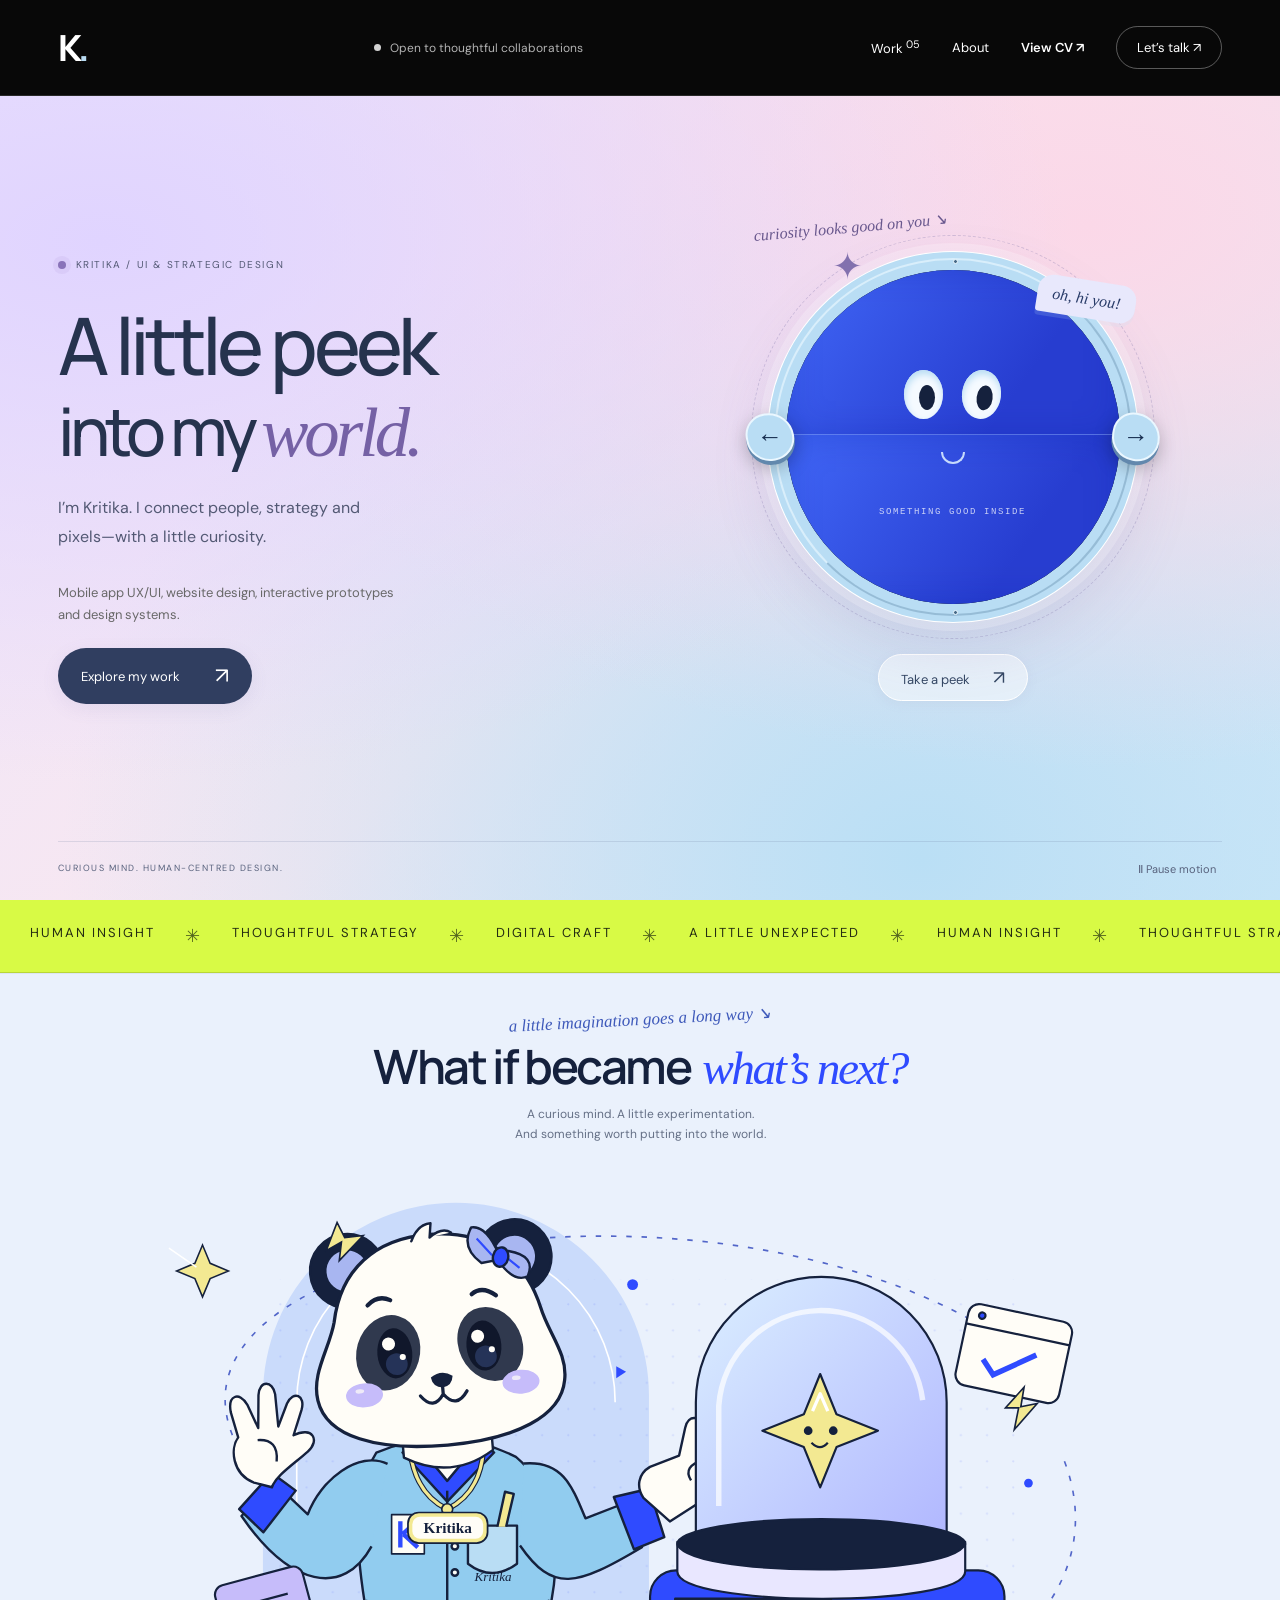
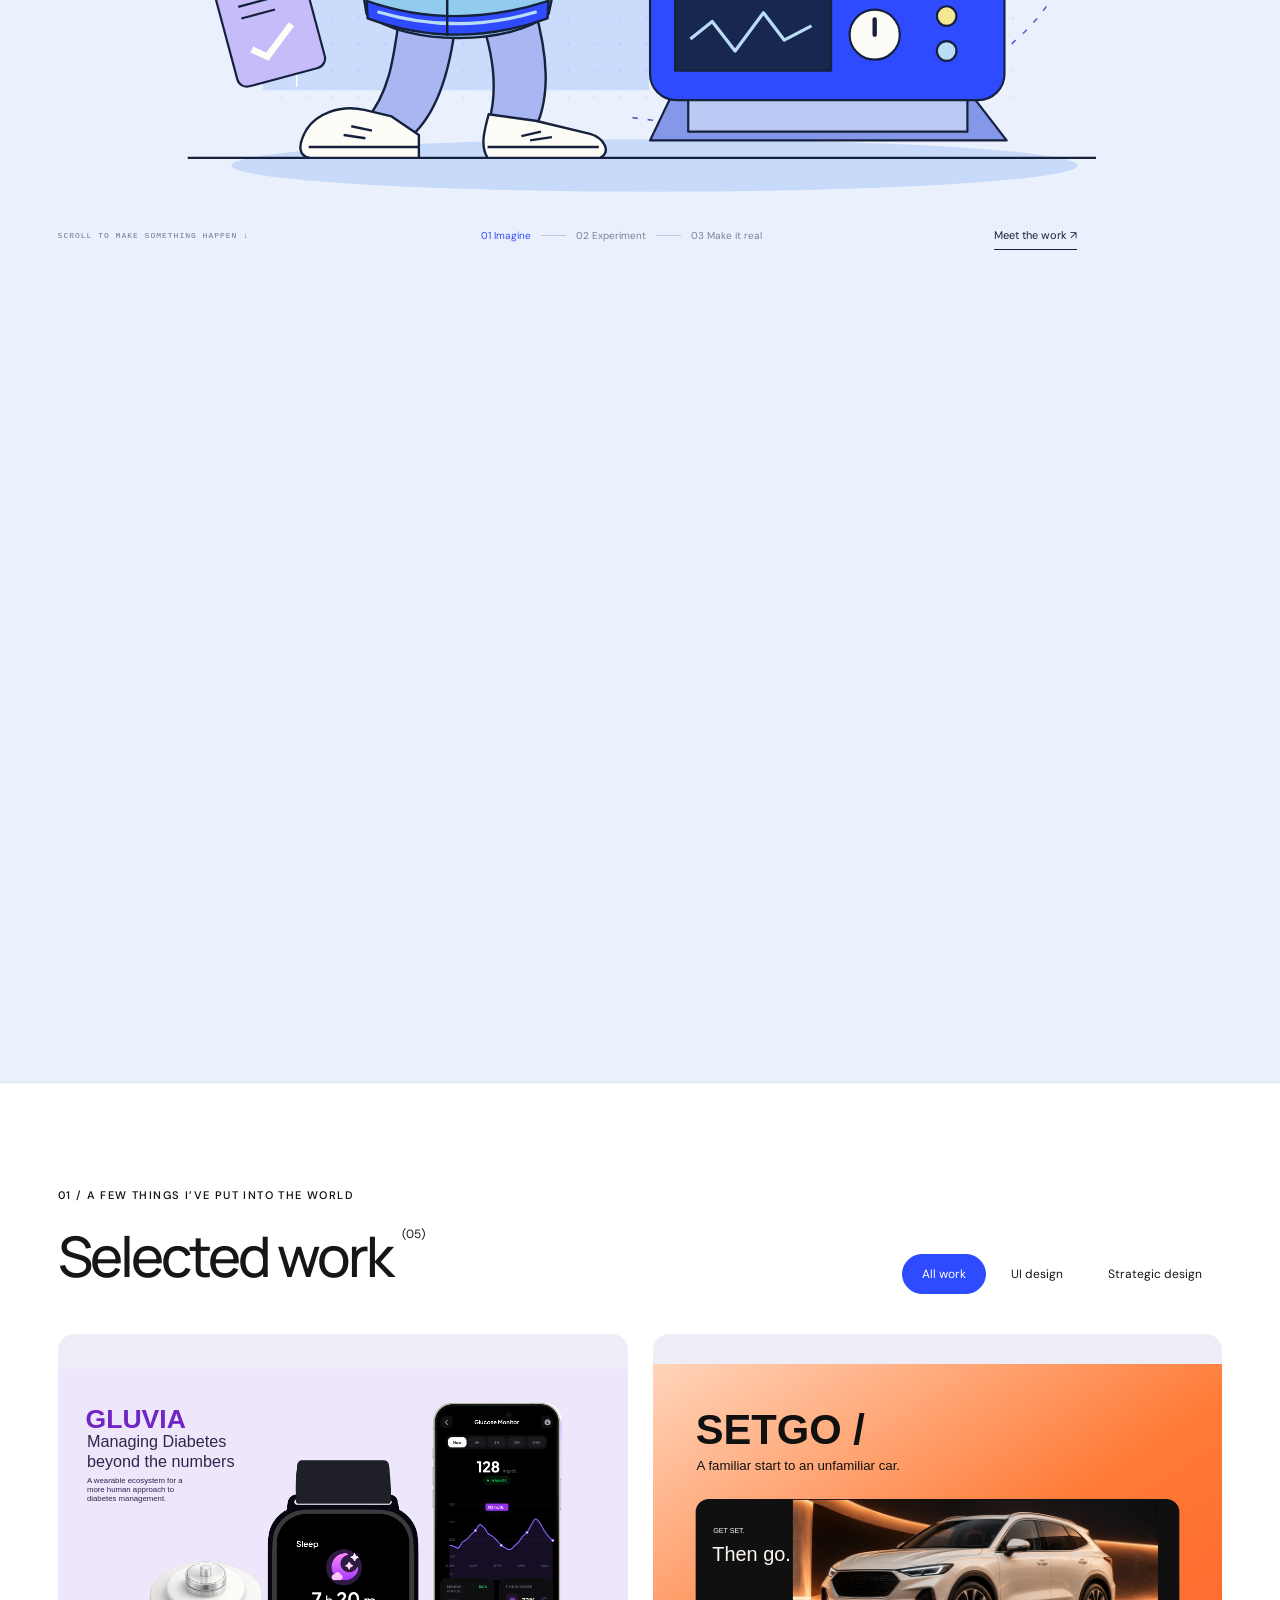
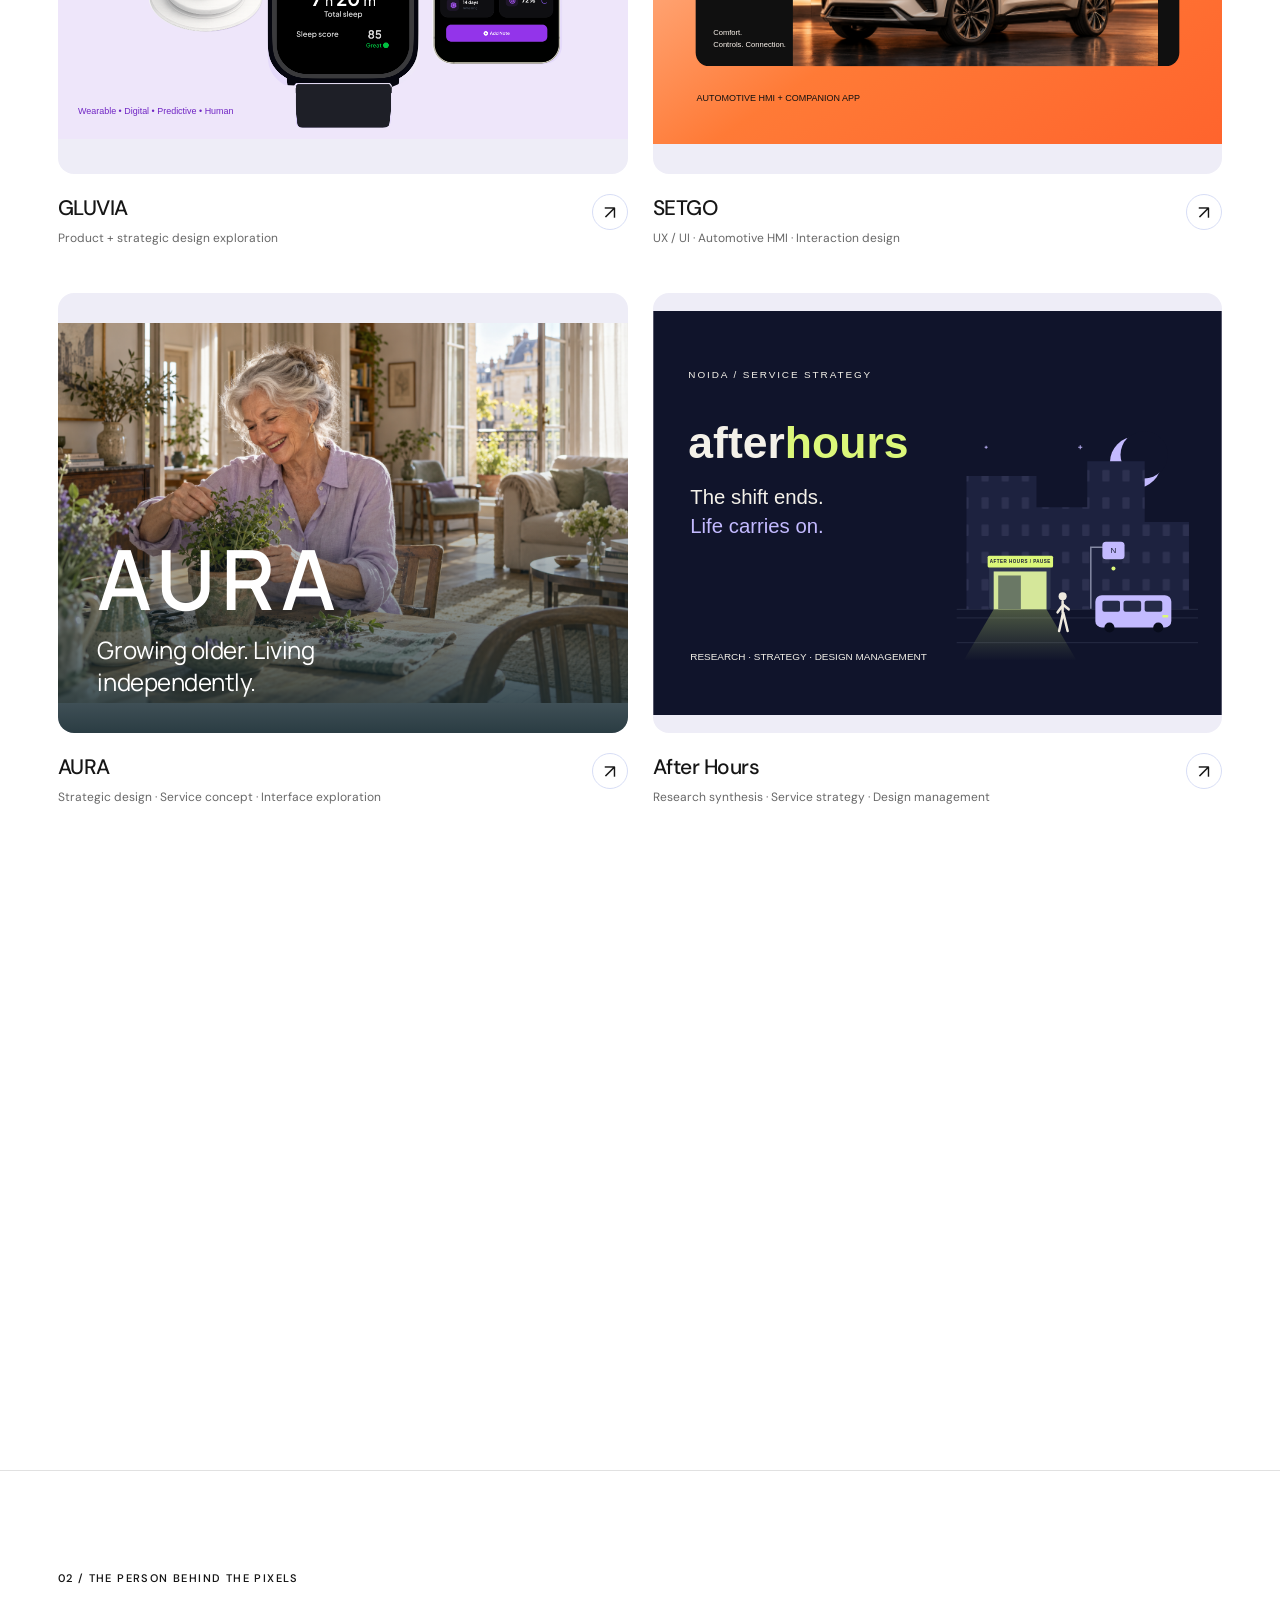
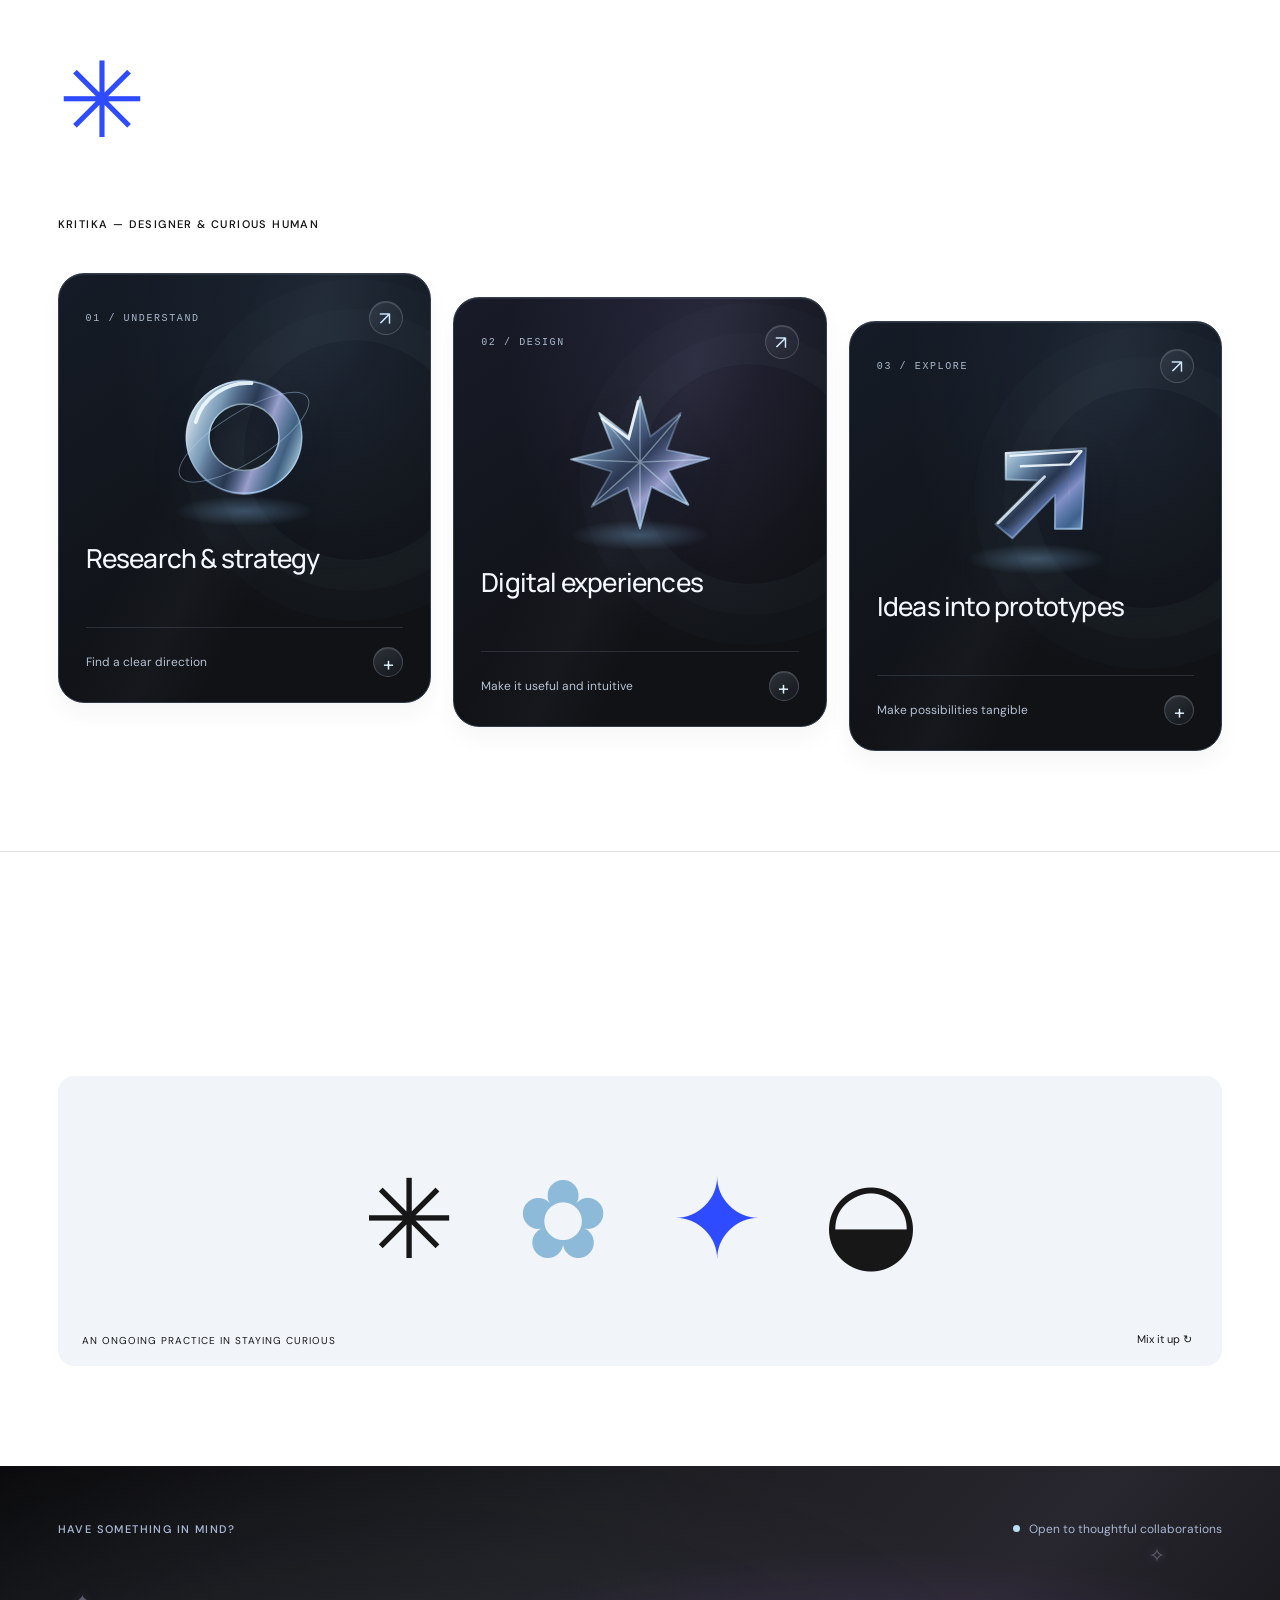
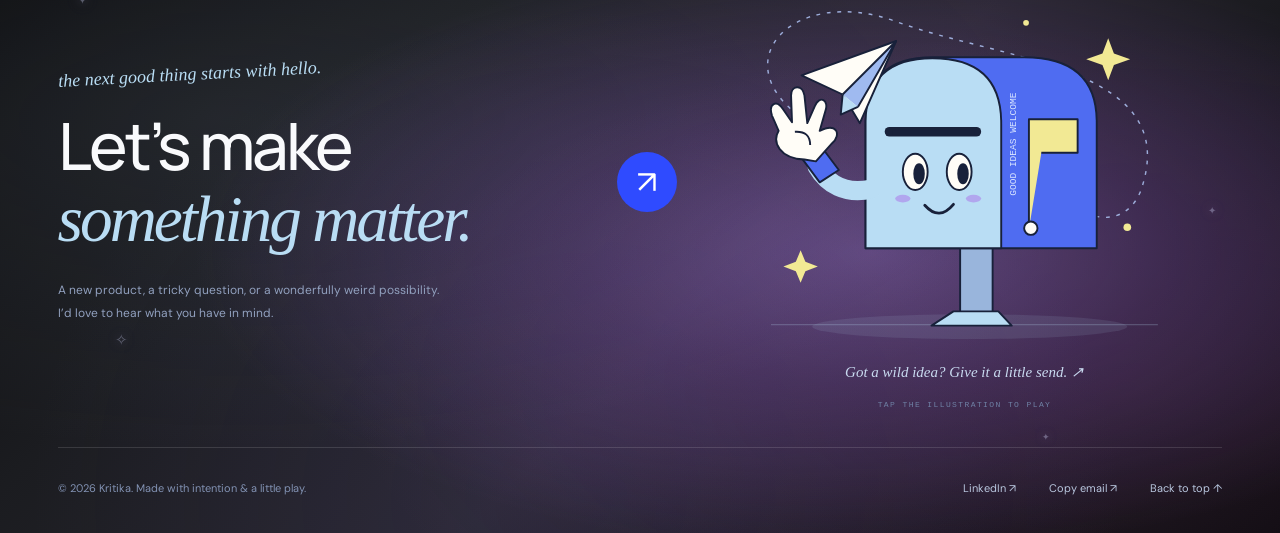
<file: index.html>
<!doctype html>
<html lang="en">
<head>
<meta charset="utf-8"><meta name="viewport" content="width=device-width, initial-scale=1">
<meta name="description" content="Independent designer connecting thoughtful strategy with expressive digital experiences.">
<meta name="theme-color" content="#080808"><title>Kritika — Design with intention.</title>
<style>
@import url('https://fonts.googleapis.com/css2?family=DM+Sans:wght@400;450;500;550;600;650;700&family=Manrope:wght@400;500;600;650;700;750;800&display=swap');
:root{--bg:#f5f3ed;--ink:#23241f;--muted:#686960;--line:#d9d9cf;--accent:#fa532e;--radius:18px}*{box-sizing:border-box}html{scroll-behavior:smooth;scroll-padding-top:90px}body{margin:0;background:var(--bg);color:var(--ink);font-family:'DM Sans',sans-serif;-webkit-font-smoothing:antialiased}body.locked{overflow:hidden}button,input,textarea,select{font:inherit}button,a{-webkit-tap-highlight-color:transparent}button{cursor:pointer}a{color:inherit;text-decoration:none}button:focus-visible,a:focus-visible{outline:2px solid var(--accent);outline-offset:5px}button{color:inherit}::selection{background:#ffc9ba}header{height:96px;display:flex;align-items:center;justify-content:space-between;margin:0 4.5%;border-bottom:1px solid var(--line);position:relative;z-index:3}.brand{font-size:36px;letter-spacing:-4px;font-weight:800;font-family:Manrope,sans-serif}.brand span{color:var(--accent)}nav{display:flex;gap:32px;font-size:13px;align-items:center}nav a{position:relative}nav a:after{content:'';position:absolute;bottom:-5px;left:0;width:0;height:1px;background:currentColor;transition:width .3s}nav a:hover:after{width:100%}.nav-contact{border:1px solid var(--ink);border-radius:40px;padding:12px 20px}.small{font-size:11px;letter-spacing:1.4px;text-transform:uppercase;font-weight:550}.availability{display:flex;gap:9px;align-items:center;font-size:12px}.dot{width:7px;height:7px;border-radius:50%;background:#77976a;box-shadow:0 0 0 4px #77976a12}.hero{min-height:690px;height:calc(100svh - 96px);max-height:940px;margin:0 4.5%;position:relative;display:flex;flex-direction:column;justify-content:center}.hero-top{position:absolute;top:34px;left:0;right:0;display:flex;justify-content:space-between;color:var(--muted)}.hero-title{position:relative;z-index:1;pointer-events:none;padding:48px 0 0}.hero h1{font-family:Manrope,sans-serif;letter-spacing:-7px;font-weight:500;font-size:clamp(65px,7.8vw,125px);line-height:1.06;margin:0}.hero h1 .second{display:block}.hero h1 em{font-family:Georgia,serif;font-weight:400;letter-spacing:-6px}.hero-copy{max-width:355px;font-size:16px;line-height:1.7;color:var(--muted);margin:28px 0}.hero-bottom{position:absolute;bottom:30px;display:flex;justify-content:space-between;width:100%;align-items:end}.round-link{display:inline-flex;gap:16px;align-items:center;font-size:13px}.round-link b{display:grid;place-items:center;width:43px;height:43px;background:var(--ink);color:var(--bg);border-radius:50%;font-size:20px;font-weight:400;transition:transform .3s}.round-link:hover b{transform:rotate(-35deg)}.hero-note{font-size:11px;color:var(--muted);display:flex;align-items:center;gap:12px}.hero-note span{font-size:23px}.sculpture{position:absolute;right:-3%;top:6%;width:58%;height:78%;z-index:0;cursor:grab;touch-action:pan-y}.sculpture:active{cursor:grabbing}.sculpture canvas{width:100%;height:100%;display:block}.object-label{position:absolute;right:7%;bottom:15%;font-size:10px;color:var(--muted);letter-spacing:1px}.object-label:before{content:'+';margin-right:35px}.marquee{border-block:1px solid var(--line);overflow:hidden;padding:20px 0;white-space:nowrap}.marquee-track{display:flex;width:max-content;animation:marquee 28s linear infinite;font-size:13px;letter-spacing:2px;text-transform:uppercase}.marquee-track span{padding:0 30px}.marquee-track b{color:var(--accent);font-size:18px;font-weight:400}@keyframes marquee{to{transform:translateX(-50%)}}.section{padding:105px 4.5%}.section-head{display:flex;justify-content:space-between;align-items:end;margin-bottom:40px}.section-head h2{font-family:Manrope,sans-serif;font-size:56px;letter-spacing:-3px;font-weight:500;margin:15px 0 0}.section-head h2 sup{font:12px 'DM Sans';vertical-align:top;display:inline-block;padding-top:9px;margin-left:10px;letter-spacing:0}.filters{display:flex;gap:5px;flex-wrap:wrap}.filter{background:none;border:1px solid transparent;border-radius:40px;padding:11px 19px;font-size:12px}.filter.active{border-color:var(--ink);background:var(--ink);color:var(--bg)}.filter:hover:not(.active){border-color:var(--line)}.projects{display:grid;grid-template-columns:1fr 1fr;gap:46px 25px}.project{min-width:0}.project:nth-child(3){grid-column:1/-1}.project-button{display:block;width:100%;padding:0;border:0;text-align:left;background:transparent}.project-art{height:440px;border-radius:5px;position:relative;overflow:hidden;display:flex;align-items:center;justify-content:center;isolation:isolate}.project:nth-child(3) .project-art{height:530px}.project-meta{display:flex;justify-content:space-between;align-items:start;padding-top:20px;gap:10px}.project-meta h3{font-size:21px;font-weight:500;letter-spacing:-.5px;margin:0 0 7px}.project-meta p{font-size:12px;color:var(--muted);margin:0;line-height:1.5}.project-arrow{height:36px;width:36px;border:1px solid var(--line);border-radius:50%;display:grid;place-items:center;font-size:19px;transition:.3s}.project-button:hover .project-arrow{background:var(--ink);color:var(--bg);transform:rotate(45deg)}.art-inner{transition:transform .65s cubic-bezier(.2,.7,.2,1);width:100%;height:100%;display:flex;align-items:center;justify-content:center}.project-button:hover .art-inner{transform:scale(1.04)}.art-label{position:absolute;top:24px;left:24px;font-size:10px;letter-spacing:1.3px;text-transform:uppercase;z-index:2}.art-badge{position:absolute;bottom:21px;right:22px;padding:7px 10px;border:1px solid #ffffff70;border-radius:30px;font-size:9px;letter-spacing:.5px;z-index:2}.project-art img{width:100%;height:100%;object-fit:cover}.finance{background:#dddbea}.finance .art-inner{transform:rotate(-7deg);gap:17px}.project-button:hover .finance .art-inner{transform:rotate(-4deg) scale(1.04)}.phone{width:186px;height:354px;background:#fbfcf9;border-radius:30px;border:6px solid #2c2d30;box-shadow:15px 23px 30px #514c6d26;flex-shrink:0;padding:15px 14px;color:#28292b;position:relative}.phone.back{margin-top:110px;background:#e5edaa}.notch{height:11px;background:#252529;width:54px;border-radius:8px;margin:-10px auto 20px}.phone-bar{font-size:8px;display:flex;justify-content:space-between}.phone h4{font-size:18px;font-weight:500;letter-spacing:-.7px;margin:20px 0 4px}.phone .balance{font-size:31px;letter-spacing:-1.3px;margin:10px 0 5px}.phone .tiny{font-size:7px;opacity:.65}.bankcard{background:#dce5a5;border-radius:12px;padding:15px 12px;margin:20px 0 15px;height:88px;font-size:10px;box-shadow:0 5px 15px #0000000a}.bankcard b{font-size:13px;display:block;margin-bottom:16px}.transaction{font-size:8px;display:flex;align-items:center;gap:7px;margin:12px 0}.transaction i{font-style:normal;padding:6px;background:#eeeeea;border-radius:50%}.transaction span:last-child{margin-left:auto}.chart{height:110px;display:flex;gap:7px;align-items:end;margin:18px 0}.chart i{width:17px;background:#34382b;border-radius:5px}.phone.back h4{font-size:22px;line-height:1.1}.strategy{background:#dbe49a}.strategy .art-inner{flex-direction:column;gap:23px}.strategy-title{font-family:Manrope;font-size:69px;letter-spacing:-5px;font-weight:600;line-height:.9}.strategy-title em{font-family:Georgia;font-weight:400}.strategy-map{display:flex;align-items:center;position:relative}.strategy-node{width:99px;height:99px;border:1px solid #657036;border-radius:50%;display:grid;place-items:center;text-align:center;font-size:10px;line-height:1.5;margin-left:-9px}.strategy-node:nth-child(2){background:#333b25;color:#e6edb8;border-color:#333b25}.strategy-sub{font-size:9px;letter-spacing:1px;margin-top:2px}.sound{background:#202624;color:#efeee5}.sound .art-inner{gap:60px;background:radial-gradient(ellipse at 72% 70%,#49504770,transparent 55%)}.sound-title{font-size:83px;font-family:Manrope;letter-spacing:-6px;line-height:.96;font-weight:500}.sound-title em{font-family:Georgia;font-weight:400;color:#d5f78a}.sound-small{font-size:10px;letter-spacing:2px;margin-top:25px}.record{width:300px;height:300px;position:relative;border-radius:50%;background:repeating-radial-gradient(circle,#181b18 0px,#181b18 2px,#3a3e35 3px,#161a16 4px);box-shadow:20px 20px 30px #0008;display:grid;place-items:center;animation:spin 28s linear infinite}.record:after{content:'';position:absolute;width:9px;height:9px;border-radius:50%;background:#222;border:2px solid #eee}.record-label{width:115px;height:115px;border-radius:50%;background:#d5f78a;color:#23241f;display:flex;flex-direction:column;align-items:center;justify-content:center;font-size:8px;gap:23px;font-weight:600;letter-spacing:1px}.player{position:absolute;right:9%;bottom:40px;background:#e9eee019;backdrop-filter:blur(20px);border:1px solid #ffffff1c;border-radius:14px;padding:15px 21px;display:flex;align-items:center;gap:36px;font-size:10px}.player b{font-size:20px;font-weight:400}.player-line{height:2px;background:#b9cbb7;width:90px}.sample-note{font-size:11px;color:var(--muted);margin-top:25px}.about{background:#eae9e2;padding:100px 4.5%;display:grid;grid-template-columns:1fr 2fr;gap:50px}.about-left{display:flex;flex-direction:column;justify-content:space-between;align-items:start;min-height:400px}.asterisk{font-size:150px;color:var(--accent);line-height:1;display:block;animation:spin 40s linear infinite;font-family:Georgia}.about h2{font-size:clamp(32px,4vw,60px);font-family:Manrope;letter-spacing:-2.5px;font-weight:500;line-height:1.16;margin:0 0 30px;max-width:850px}.about h2 em{font-family:Georgia;font-weight:400}.about-text{max-width:570px;line-height:1.8;color:var(--muted);font-size:15px;margin-bottom:35px}.capabilities{border-top:1px solid #cecec1}.capabilities details{border-bottom:1px solid #cecec1}.capabilities summary{cursor:pointer;padding:20px 0;list-style:none;font-size:16px;display:flex;justify-content:space-between;align-items:center}.capabilities summary::-webkit-details-marker{display:none}.capabilities summary:after{content:'+';font-size:23px;font-weight:400}.capabilities details[open] summary:after{content:'−'}.capabilities p{font-size:14px;line-height:1.8;color:var(--muted);max-width:550px;margin:0 0 24px}.play-section{padding:100px 4.5%}.play-heading{display:flex;justify-content:space-between;align-items:end;margin-bottom:30px}.play-heading h2{font-size:50px;letter-spacing:-2px;font-weight:500;margin:14px 0 0}.play-heading p{font-size:13px;color:var(--muted);max-width:240px;line-height:1.7}.playground{background:#efb49d;border-radius:5px;min-height:290px;position:relative;overflow:hidden;display:flex;align-items:center;justify-content:center;gap:24px}.playground button{border:0;background:none;width:130px;height:150px;display:grid;place-items:center;transition:transform .6s cubic-bezier(.2,.8,.3,1);font-size:110px;line-height:1;color:#303429}.playground button:nth-child(2){color:#f5f3ed}.playground button:nth-child(3){color:#e9522c}.playground button:nth-child(4){color:#465642}.playground button:hover{transform:rotate(25deg) scale(1.15)}.playground button.wiggle{transform:rotate(180deg) scale(.8)}.play-caption{position:absolute;bottom:19px;left:24px;font-size:10px;letter-spacing:1px;text-transform:uppercase}.play-reset{position:absolute;right:24px;bottom:20px;font-size:11px!important;width:auto!important;height:auto!important;line-height:1!important}.contact{padding:100px 4.5% 30px;background:var(--ink);color:var(--bg)}.contact-top{display:flex;justify-content:space-between;align-items:center}.contact .dot{background:#cce99c}.contact-link{display:flex;justify-content:space-between;align-items:center;border-bottom:1px solid #55564c;padding:38px 0 60px}.contact-link h2{font-size:clamp(48px,7.5vw,115px);letter-spacing:-5px;line-height:1.04;font-family:Manrope;font-weight:500;margin:0}.contact-link h2 em{font-family:Georgia;font-weight:400}.contact-arrow{background:var(--accent);width:100px;height:100px;border-radius:50%;display:grid;place-items:center;font-size:55px;font-weight:400;transition:transform .4s}.contact-link:hover .contact-arrow{transform:rotate(45deg)}footer{display:flex;justify-content:space-between;align-items:center;padding-top:28px;font-size:11px;color:#b7b8ae}footer button{border:0;background:none;color:inherit;font-size:11px;padding:8px}footer a:hover,footer button:hover{color:white}.footer-links{display:flex;gap:25px;align-items:center}.edit-fab{position:fixed;bottom:20px;right:20px;border:1px solid #ffffff60;background:#252620;color:#f5f3ed;padding:11px 17px;border-radius:30px;font-size:11px;z-index:5;box-shadow:0 3px 18px #0002;display:flex;gap:8px;align-items:center}.edit-fab:hover{background:var(--accent)}.reveal{opacity:1;transform:none}.js-motion .reveal{opacity:0;transform:translateY(25px);transition:opacity .8s,transform .8s}.js-motion .reveal.visible{opacity:1;transform:none}@keyframes spin{to{transform:rotate(360deg)}}.paused *, .paused *:before,.paused *:after{animation-play-state:paused!important}.toast{position:fixed;bottom:75px;left:50%;transform:translateX(-50%) translateY(15px);z-index:30;background:var(--ink);color:var(--bg);padding:13px 20px;border-radius:10px;opacity:0;pointer-events:none;transition:.25s;font-size:13px;max-width:90vw}.toast.show{opacity:1;transform:translateX(-50%)}dialog{border:0;color:var(--ink);background:var(--bg);padding:0;max-height:92svh;max-width:100vw;box-shadow:0 20px 100px #0003}dialog::backdrop{background:#181b16a6;backdrop-filter:blur(8px)}.modal-head{display:flex;justify-content:space-between;align-items:center;padding:22px 28px;border-bottom:1px solid var(--line);position:sticky;top:0;background:var(--bg);z-index:5}.close{background:transparent;border:1px solid var(--line);width:35px;height:35px;border-radius:50%;font-size:23px}.case-dialog{width:1000px;border-radius:12px}.case-content{padding:40px}.case-content h2{font-family:Manrope;font-size:60px;letter-spacing:-3px;line-height:1.05;margin:15px 0 25px;font-weight:500}.case-intro{font-size:19px;line-height:1.6;max-width:750px;color:var(--muted)}.case-meta{display:flex;gap:55px;font-size:12px;padding:20px 0 30px}.case-meta b{display:block;font-size:10px;letter-spacing:1px;margin-bottom:8px;text-transform:uppercase;color:var(--muted)}.case-content .project-art{height:420px;margin-bottom:40px}.case-grid{display:grid;grid-template-columns:1fr 1fr;gap:35px}.case-grid h3{font-size:13px;text-transform:uppercase;letter-spacing:1px}.case-grid p{font-size:15px;line-height:1.8;white-space:pre-line;color:var(--muted)}.case-next{padding:18px 23px;background:var(--ink);color:var(--bg);border:0;border-radius:40px;margin-top:30px}.editor{width:570px;border-radius:14px;margin-right:20px}.editor-body{padding:26px}.editor h2{font-size:20px;margin:0;letter-spacing:-.5px}.editor h3{font-size:16px;margin:28px 0 16px}.editor-note{font-size:12px;line-height:1.7;color:var(--muted);padding:14px;background:#e9e8df;border-radius:8px;margin:0 0 20px}.editor label{display:block;font-size:11px;font-weight:550;margin:14px 0 6px}.editor input:not([type=color]),.editor textarea,.editor select{width:100%;border:1px solid #d1d1c6;border-radius:7px;padding:11px;background:#fffdf7;color:var(--ink);font-size:13px}.editor textarea{min-height:85px;resize:vertical}.editor .row{display:grid;grid-template-columns:1fr 1fr;gap:15px}.editor-actions{display:flex;flex-wrap:wrap;gap:8px;position:sticky;bottom:0;background:var(--bg);padding:18px 26px;border-top:1px solid var(--line);z-index:5}.btn{border:1px solid var(--line);background:transparent;padding:11px 15px;border-radius:7px;font-size:12px}.btn.primary{background:var(--ink);color:var(--bg);border-color:var(--ink)}.btn.danger{color:#a13224}.editor-project{padding:15px;border:1px solid var(--line);border-radius:8px;margin-bottom:12px}.editor-project summary{cursor:pointer;font-size:14px;font-weight:550}.upload-preview{font-size:11px;color:var(--muted);margin-top:10px}.saved-message{font-size:11px;color:var(--muted);margin:8px 0}.motion-control{background:none;border:0;font-size:11px;color:var(--muted);cursor:pointer;display:flex;gap:6px;align-items:center}.empty{padding:40px;font-size:14px;color:var(--muted)}.skip-link{position:fixed;top:-60px;left:20px;padding:12px;background:var(--ink);color:var(--bg);z-index:50}.skip-link:focus{top:10px}
@media(min-width:1600px){header,.hero{max-width:1600px;margin-inline:auto}.section,.about,.play-section,.contact{padding-inline:max(4.5%,calc((100vw - 1600px)/2))}}
@media(max-width:1000px){.hero h1{font-size:9vw;letter-spacing:-5px}.hero h1 em{letter-spacing:-4px}.hero{min-height:640px;height:78svh}.sculpture{right:-5%;top:12%;width:60%;height:65%}.hero-copy{max-width:300px}.project-art{height:370px}.phone{width:160px;height:325px}.finance .art-inner{gap:8px}.phone .balance{font-size:26px}.strategy-title{font-size:56px}.strategy-node{width:84px;height:84px}.sound-title{font-size:68px}.record{width:250px;height:250px}.sound .art-inner{gap:35px}.about{gap:30px}.section-head h2{font-size:46px}}
@media(max-width:650px){header{height:78px;margin-inline:6%}.brand{font-size:30px}nav{gap:20px;font-size:12px}nav .nav-about{display:none}.nav-contact{padding:10px 14px}header>.availability{display:none}.hero{margin-inline:6%;height:820px;max-height:none;min-height:0;justify-content:flex-start}.hero-top{top:25px;font-size:9px}.hero-top span:last-child{display:none}.hero-title{padding-top:80px}.hero h1{font-size:clamp(49px,10.8vw,70px);letter-spacing:-3.3px;line-height:1.1}.hero h1 em{letter-spacing:-3px}.hero-copy{font-size:14px;max-width:300px;line-height:1.65;margin-top:19px}.sculpture{top:290px;right:-6%;width:108%;height:405px}.object-label{bottom:15%;right:3%;font-size:8px}.hero-bottom{bottom:30px}.hero-note{display:none}.marquee{padding:16px 0}.marquee-track{font-size:10px}.section,.play-section{padding:65px 6%}.section-head{align-items:start;flex-direction:column;gap:25px;margin-bottom:25px}.section-head h2{font-size:43px;letter-spacing:-2px}.filters{gap:0}.filter{padding:10px 14px;font-size:11px}.projects{grid-template-columns:1fr;gap:32px}.project:nth-child(3){grid-column:auto}.project-art,.project:nth-child(3) .project-art{height:360px}.phone{width:158px;height:312px}.finance .art-inner{gap:12px}.project-meta h3{font-size:20px}.strategy-title{font-size:65px}.sound .art-inner{gap:15px;flex-direction:column}.sound-title{font-size:39px;letter-spacing:-2px;text-align:center;position:absolute;top:65px;left:30px;z-index:2;text-align:left}.record{width:240px;height:240px;margin-left:95px;margin-top:75px}.record-label{width:85px;height:85px;font-size:6px;gap:20px}.sound-small{display:none}.player{right:20px;bottom:20px;gap:25px}.about{padding:65px 6%;grid-template-columns:1fr;gap:35px}.about-left{flex-direction:row;min-height:0;align-items:center}.asterisk{font-size:68px}.about h2{font-size:37px;letter-spacing:-1.7px}.about-text{font-size:14px}.play-heading{display:block}.play-heading h2{font-size:42px}.play-heading p{max-width:none}.playground{min-height:230px;gap:0}.playground button{font-size:70px;width:23%;height:120px}.play-caption{font-size:8px;left:15px}.play-reset{right:15px!important;font-size:10px!important}.contact{padding:60px 6% 90px}.contact-top{font-size:9px;gap:10px}.contact-top .availability{font-size:10px}.contact-link{padding:35px 0}.contact-link h2{font-size:48px;letter-spacing:-2.5px}.contact-arrow{width:58px;height:58px;font-size:33px;flex-shrink:0}footer{align-items:start;gap:20px;line-height:1.7;flex-direction:column}.footer-links{gap:20px}.case-content{padding:24px}.case-content h2{font-size:41px;letter-spacing:-2px}.case-intro{font-size:16px}.case-grid{grid-template-columns:1fr;gap:12px}.case-meta{gap:20px;flex-wrap:wrap}.case-content .project-art{height:340px}.editor{margin:auto;width:96vw;max-height:95svh}.editor-body{padding:20px}.editor-actions{padding:15px 20px}.editor .row{grid-template-columns:1fr}.modal-head{padding:18px 20px}.object-label:before{margin-right:15px}}
@media(prefers-reduced-motion:reduce){html{scroll-behavior:auto}*,*:before,*:after{animation:none!important;transition:none!important}.js-motion .reveal{opacity:1;transform:none}}

.hero h1 .second em{margin-left:.1em}.diabetes{background:#e9e1f6;color:#392055}.diabetes .art-inner{align-items:flex-start;justify-content:center;flex-direction:column;padding:42px}.diabetes-title{font-size:66px;letter-spacing:-4px;line-height:1.05;font-family:Manrope;z-index:1}.diabetes-title em{font-family:Georgia;font-weight:400}.diabetes-caption{font-size:11px;line-height:1.7;margin-top:25px;z-index:1}.diabetes-orbit{position:absolute;right:-20px;bottom:-90px;font-size:340px;color:#b395da;line-height:1;animation:spin 45s linear infinite}.frame-gallery{margin:45px 0}.frame-gallery h3{font-family:Manrope;font-size:32px;font-weight:500;letter-spacing:-1px}.frame-gallery>p{font-size:13px;line-height:1.7;color:var(--muted)}.frame-grid{display:grid;grid-template-columns:repeat(4,1fr);gap:14px;margin:24px 0}.frame-tile{border:0;background:#e8e6e0;border-radius:7px;overflow:hidden;padding:12px;text-align:left;min-width:0}.frame-tile.presentation{grid-column:span 2}.frame-tile img{display:block;width:100%;height:200px;object-fit:contain}.frame-tile span{display:block;font-size:10px;color:var(--muted);margin-top:10px}.frame-tile:hover{background:#dbd3e8}.frame-gallery .source-link{font-size:12px;border-bottom:1px solid currentColor}.lightbox{width:96vw;max-width:1400px;border-radius:10px}.lightbox-image{display:block;width:100%;height:72svh;object-fit:contain;padding:15px}.lightbox-controls{display:flex;justify-content:space-between;padding:16px 24px;border-top:1px solid var(--line)}.lightbox-controls button{border:1px solid var(--line);background:transparent;padding:10px 18px;border-radius:30px}.lightbox-controls span{font-size:12px;align-self:center}.project-art:has(img){background:#e8e3f1}.project-art img{object-fit:contain}.case-content .project-art:has(img){height:auto;max-height:600px}.case-content .project-art img{max-height:600px}.case-dialog:has(.frame-gallery){width:1150px}@media(max-width:650px){.frame-grid{grid-template-columns:repeat(2,1fr)}.frame-tile img{height:200px}.frame-tile.presentation img{height:auto}.diabetes-title{font-size:54px}.diabetes .art-inner{padding:30px}}

/* Black landing, white editorial sections, restrained motion. */
:root{--bg:#fff;--ink:#161616;--muted:#686868;--line:#e1e1e1}
body{background:#fff}header{margin:0;max-width:none;padding:0 4.5%;background:#080808;color:#fff;border-bottom:1px solid #ffffff21;height:96px}.brand span{color:#fff}.brand span:last-child{color:var(--accent)}header .availability{color:#b3b3b3}.nav-contact{border-color:#ffffff55}.nav-contact:hover{background:#fff;color:#080808}header .dot{background:#d2d2d2;box-shadow:none}
.hero{margin:0;max-width:none;padding:0 4.5%;background:#080808;color:#fff;min-height:620px;height:calc(100svh - 96px);max-height:1000px;overflow:hidden;justify-content:center}.hero-top{left:4.5%;right:4.5%;top:32px;color:#8d8d8d}.hero-title{padding:0 0 48px}.hero h1{font-size:clamp(70px,9.1vw,148px);line-height:1.03;letter-spacing:-.065em;font-weight:500}.hero h1 em{color:#a5a5a5;letter-spacing:-.06em}.hero h1 .second em{margin-left:.08em}.hero-copy{color:#a8a8a8;max-width:415px;font-size:15px;line-height:1.8;margin:30px 0 0}.hero-bottom{left:4.5%;right:4.5%;width:auto;bottom:28px;border-top:1px solid #ffffff26;padding-top:23px;align-items:center}.hero .round-link{color:#fff}.hero .round-link b{background:#fff;color:#080808;width:40px;height:40px}.hero-note{color:#7f7f7f}.hero-note span{font-size:18px;color:#c6c6c6}.motion-control{color:#b2b2b2}.quiet-signal{position:absolute;right:7%;bottom:180px;width:220px}.signal-track{height:1px;background:#ffffff24;position:relative}.signal-track:before,.signal-track:after{content:'';position:absolute;top:-3px;width:7px;height:7px;border:1px solid #777;background:#080808;border-radius:50%}.signal-track:before{left:0}.signal-track:after{right:0}.signal-track i{position:absolute;top:-3px;left:0;width:7px;height:7px;border-radius:50%;background:#fff;box-shadow:0 0 10px #ffffff30;animation:quiet-travel 7s ease-in-out infinite;z-index:1}.signal-labels{display:flex;justify-content:space-between;font-size:9px;letter-spacing:1.8px;color:#828282;margin-top:17px}@keyframes quiet-travel{0%,12%{transform:translateX(0);opacity:0}22%{opacity:1}78%{opacity:1}88%,100%{transform:translateX(213px);opacity:0}}
.marquee{background:#fff;border-top:0;padding:24px 0}.marquee-track{animation:none}.marquee-track b{color:#a4a4a4}.section,.about,.play-section,.contact{background:#fff;color:var(--ink)}.about,.play-section,.contact{border-top:1px solid var(--line)}.about .asterisk{animation:none;font-size:105px;color:#191919}.record{animation:none}.contact-link{border-color:var(--line)}.contact-arrow{background:#161616;color:#fff}.contact .dot{background:#777;box-shadow:none}.contact footer{color:#686868}.contact footer a:hover,.contact footer button:hover{color:#000}.playground{background:#f5f5f5}.playground button{color:#171717!important}.playground button:nth-child(2){color:#a2a2a2!important}.playground button:nth-child(3){color:#5a5a5a!important}.edit-fab{background:#fff;color:#171717;border:1px solid #dedede;box-shadow:0 4px 20px #00000010}.edit-fab:hover{background:#eee}.reveal{transition-duration:.6s!important}
@media(min-width:1600px){header,.hero{padding-inline:max(4.5%,calc((100vw - 1600px)/2))}.hero-top,.hero-bottom{left:max(4.5%,calc((100vw - 1600px)/2));right:max(4.5%,calc((100vw - 1600px)/2))}}
@media(max-width:1000px){.hero h1{font-size:10vw}.quiet-signal{width:180px;right:6%;bottom:175px}.signal-track i{animation-name:quiet-travel-small}@keyframes quiet-travel-small{0%,12%{transform:translateX(0);opacity:0}22%,78%{opacity:1}88%,100%{transform:translateX(173px);opacity:0}}.hero-note{display:none}}
@media(max-width:650px){header{height:78px;padding:0 6%;margin:0}.hero{padding:0 6%;margin:0;min-height:640px;height:calc(100svh - 78px);max-height:850px;justify-content:center}.hero-top{left:6%;right:6%;top:27px}.hero-title{padding:0 0 130px}.hero h1{font-size:clamp(44px,11.6vw,75px);letter-spacing:-.065em;line-height:1.12}.hero h1 em{letter-spacing:-.055em}.hero h1 .second em{margin-left:.06em}.hero-copy{max-width:320px;font-size:14px;margin-top:23px}.quiet-signal{left:6%;right:auto;width:180px;bottom:154px}.hero-bottom{left:6%;right:6%;bottom:26px;padding-top:22px;gap:10px}.hero .round-link{font-size:11px;gap:11px}.hero .round-link b{width:36px;height:36px}.motion-control{font-size:10px}.about .asterisk{font-size:60px}.marquee{padding:19px 0}.contact{padding-bottom:95px}.edit-fab{bottom:14px;right:14px;font-size:10px;padding:9px 13px}}
@media(prefers-reduced-motion:reduce){.signal-track i{animation:none;left:50%;opacity:.6}}
.hero-bottom .motion-control{margin-right:145px}@media(max-width:650px){.hero-bottom .motion-control{margin-right:0}.hero-bottom{bottom:55px}}

/* An interactive field of ideas, drawn entirely with fine vector lines. */
.hero{min-height:710px}.hero-title{width:64%;padding:0 0 52px;z-index:2}.hero h1{font-size:clamp(65px,6.55vw,108px);line-height:1.09;letter-spacing:-.06em}.hero h1>[data-text="headline1"]{display:block;max-width:8.8em}.hero h1 .second{max-width:8.8em;margin-top:9px}.hero h1 .second em{color:#aeaeae;display:inline-block;margin-left:0;font-size:1.06em}.hero-copy{max-width:400px;margin-top:25px;font-size:14px;line-height:1.8}.hero-top{top:30px}.hero-title h1{animation:headline-arrive 1s cubic-bezier(.16,1,.3,1) both}.hero-copy{animation:headline-arrive 1.1s .12s cubic-bezier(.16,1,.3,1) both}@keyframes headline-arrive{from{opacity:0;transform:translateY(16px)}to{opacity:1;transform:translateY(0)}}
.idea-field{position:absolute;right:2.8%;top:50%;transform:translateY(-55%);width:40%;max-width:580px;aspect-ratio:1;isolation:isolate;--field-x:0px;--field-y:0px}.idea-grain{position:absolute;inset:10%;z-index:-1;background:radial-gradient(circle at center,#ffffff05,transparent 65%);border-radius:50%}.idea-art{width:100%;height:100%;overflow:visible;transform:translate(var(--field-x),var(--field-y));transition:transform .7s cubic-bezier(.2,.8,.2,1)}.idea-contours{transform-origin:250px 250px;animation:idea-breathe 11s ease-in-out infinite}.idea-center{transform-origin:250px 250px;animation:center-breathe 6s ease-in-out infinite}@keyframes idea-breathe{0%,100%{transform:rotate(-8deg) scale(.96)}50%{transform:rotate(8deg) scale(1.04)}}@keyframes center-breathe{0%,100%{opacity:.45}50%{opacity:1}}
.idea-node{position:absolute;padding:11px 15px;background:#101010e8;backdrop-filter:blur(15px);color:#eee;border:1px solid #ffffff30;border-radius:40px;font-size:12px;display:flex;align-items:center;gap:13px;transition:background .3s,border-color .3s,transform .3s;z-index:3}.idea-node span{font-family:monospace;font-size:9px;color:#686868}.idea-node i{font-size:13px;font-style:normal;color:#8b8b8b}.idea-node:hover,.idea-node:focus-visible,.idea-node.active{background:#fff;color:#111;border-color:#fff;transform:translateY(-3px)}.idea-node:hover i,.idea-node.active i{color:#111}.node-people{top:15%;left:4%}.node-purpose{top:43%;right:0}.node-pixels{bottom:17%;left:15%}.idea-caption{position:absolute;left:24%;right:0;bottom:-31px}.idea-index{font-size:8px;letter-spacing:1.8px;color:#777}.idea-caption p{font-size:12px;line-height:1.6;color:#b6b6b6;max-width:290px;margin:9px 0 14px;min-height:39px}.idea-hint{font-size:8px;letter-spacing:1.3px;color:#666}.idea-field[data-active="people"] .idea-contours{stroke:#cbd7d4}.idea-field[data-active="purpose"] .idea-contours{stroke:#ddcbb7}.idea-field[data-active="pixels"] .idea-contours{stroke:#c6c4df}.paused .idea-traveler{visibility:hidden}
@media(min-width:1600px){.idea-field{right:max(3%,calc((100vw - 1600px)/2))}}
@media(max-width:1000px){.hero h1{font-size:7vw}.hero-title{width:64%}.hero-copy{max-width:330px}.idea-field{right:2%;width:41%;transform:translateY(-56%)}.idea-node{font-size:10px;padding:9px 11px;gap:8px}.idea-caption{left:10%;bottom:-53px}.idea-caption p{font-size:11px}}
@media(max-width:650px){.hero{height:auto;max-height:none;min-height:1030px;display:block;padding-top:108px}.hero-title{width:100%;padding:0}.hero h1{font-size:clamp(47px,12.7vw,78px);line-height:1.06;letter-spacing:-.055em}.hero h1>[data-text="headline1"],.hero h1 .second{max-width:9em}.hero h1 .second{margin-top:10px}.hero h1 .second em{display:inline;margin-left:0}.hero-copy{max-width:330px;font-size:13px;margin-top:23px}.idea-field{top:auto;right:3%;left:3%;bottom:153px;width:94%;max-width:none;transform:none;aspect-ratio:1.13}.idea-art{position:absolute;inset:0;height:100%}.node-people{top:8%;left:8%}.node-purpose{top:43%;right:1%}.node-pixels{bottom:15%;left:14%}.idea-caption{left:12%;bottom:-38px}.idea-caption p{min-height:0;max-width:280px;margin:7px 0}.idea-index{font-size:7px}.idea-hint{display:none}.idea-node{font-size:11px;padding:10px 13px}.hero-bottom{bottom:38px}.hero-bottom .motion-control{margin-right:0}}
@media(prefers-reduced-motion:reduce){.idea-contours,.idea-center,.hero-title h1,.hero-copy{animation:none!important}.idea-art{transition:none}.idea-traveler{display:none}}
.hero{min-height:620px}.hero h1 .second em{margin-left:.13em}.idea-field{width:36%;max-width:500px;top:46%}@media(max-width:650px){.hero{min-height:930px}.idea-field{top:auto;max-width:none;width:94%}.hero h1 .second em{margin-left:.1em}}

/* A living typographic study: move from instinct to intention. */
.type-study{position:absolute;right:5.5%;top:47%;transform:translateY(-50%);width:33%;max-width:480px;z-index:3;--scatter:.32}.study-kicker{display:flex;justify-content:space-between;color:#999;font:9px monospace;letter-spacing:1.7px;margin-bottom:30px}.study-kicker b{color:#bedff6;font-weight:400}.type-board{aspect-ratio:1;display:grid;grid-template-columns:repeat(3,1fr);gap:5px;position:relative}.type-tile{position:relative;display:grid;place-items:center;min-width:0;aspect-ratio:1;background:#efeee9;color:#0b0b0b;overflow:hidden;transform:translate(calc(var(--x)*var(--scatter)),calc(var(--y)*var(--scatter))) rotate(calc(var(--r)*var(--scatter)));transition:transform .7s cubic-bezier(.22,1,.36,1),border-radius .7s;background-clip:padding-box;border-radius:calc(var(--scatter)*28px);box-shadow:0 5px 18px #0002}.type-tile span{font-family:Manrope,sans-serif;font-weight:800;font-size:clamp(65px,8.3vw,130px);line-height:1;letter-spacing:-.09em;margin-left:-.05em;user-select:none}.type-tile:nth-child(2),.type-tile:nth-child(7){background:#b9dbf2}.type-tile:nth-child(3),.type-tile:nth-child(5){background:#2f4bff;color:#fff}.type-tile:nth-child(4) span{font-family:Georgia,serif;font-style:italic;font-weight:400}.type-tile:nth-child(6){background:#171717;color:#f0eee9;border:1px solid #ffffff25}.type-tile:nth-child(8){background:#141414;border:1px solid #ffffff24}.study-disc{width:68%;height:68%;border-radius:50%;background:repeating-linear-gradient(90deg,#b9dbf2 0 2px,transparent 2px 7px);transform:rotate(-35deg)}.study-star{width:74%;height:74%;background:#2f4bff;clip-path:polygon(50% 0,59% 32%,85% 15%,68% 41%,100% 50%,68% 59%,85% 85%,59% 68%,50% 100%,41% 68%,15% 85%,32% 59%,0 50%,32% 41%,15% 15%,41% 32%);animation:study-turn 24s linear infinite}@keyframes study-turn{to{transform:rotate(360deg)}}.study-controls{margin-top:32px;display:grid;grid-template-columns:auto 1fr auto;gap:15px;align-items:center;color:#aaa;font-size:10px}.study-controls input{width:100%;appearance:none;background:#ffffff35;height:1px;cursor:ew-resize;padding:0;accent-color:#bedff6}.study-controls input::-webkit-slider-thumb{appearance:none;width:16px;height:16px;border-radius:50%;background:#bedff6;box-shadow:0 0 0 5px #bedff611}.study-controls input::-moz-range-thumb{width:16px;height:16px;border:0;border-radius:50%;background:#bedff6}.study-foot{margin-top:17px;display:flex;justify-content:space-between;color:#666;font:8px monospace;letter-spacing:1px}.study-foot button{border:0;padding:0;background:none;color:#bedff6;font:inherit;letter-spacing:inherit}.type-study:focus-within .study-kicker b{color:#fff}
@media(max-width:1000px){.type-study{right:5%;width:32%}.study-kicker{font-size:7px;letter-spacing:1px}.study-controls{font-size:9px;gap:9px}.study-foot{font-size:7px}.type-tile span{font-size:8vw}}
@media(max-width:650px){.hero{min-height:990px}.type-study{width:76%;left:12%;right:auto;top:auto;bottom:152px;transform:none;max-width:none}.type-tile span{font-size:20vw}.study-kicker{margin-bottom:23px;font-size:8px}.study-controls{margin-top:26px;font-size:10px}.study-foot{font-size:7px}.hero-copy{max-width:320px}}
@media(prefers-reduced-motion:reduce){.type-tile{transition:none}.study-star{animation:none}}
.type-study{width:29%;right:6%;top:44%}.hero-top>span:last-child{visibility:hidden}@media(max-width:650px){.type-study{width:76%;right:auto;top:auto}.hero-top>span:last-child{visibility:visible}}
/* Mobile composition follows the content, including edited headlines. */
@media(max-width:650px){
header{height:70px;padding-inline:6%}nav{gap:16px}.nav-contact{min-height:40px;display:flex;align-items:center}.brand{font-size:29px}
.hero{display:flex;flex-direction:column;align-items:stretch;justify-content:flex-start;height:auto;min-height:0;max-height:none;padding:27px 6% 24px;overflow:hidden;gap:0}
.hero-top{position:static;order:0;font-size:8px;letter-spacing:1.25px;margin:0 0 28px;line-height:1.6}
.hero-title{order:1;width:100%;padding:0}.hero h1{font-size:clamp(38px,11.8vw,66px);line-height:1.06;letter-spacing:-.055em}.hero h1 .second{margin-top:9px}.hero h1 .second em{margin-left:.065em}.hero-copy{font-size:13px;line-height:1.75;max-width:35em;margin-top:20px}
.type-study{position:relative;order:2;inset:auto;width:86%;max-width:340px;transform:none;margin:40px auto 22px}.type-tile span{font-size:clamp(66px,19.5vw,95px)}.type-board{gap:4px}.study-kicker{font-size:8px;letter-spacing:1px;margin-bottom:22px}.study-controls{margin-top:18px;gap:12px;font-size:11px;min-height:44px}.study-controls input{height:44px;background:linear-gradient(#ffffff40,#ffffff40) center/100% 1px no-repeat;touch-action:pan-y}.study-controls input::-webkit-slider-thumb{width:22px;height:22px}.study-controls input::-moz-range-thumb{width:22px;height:22px}.study-foot{align-items:center;font-size:7px;letter-spacing:.7px;margin-top:0;gap:8px}.study-foot button{font-size:9px;min-height:44px;min-width:62px;text-align:right}
.hero-bottom{order:3;position:static;width:100%;padding-top:18px;gap:14px;align-items:center}.hero .round-link{font-size:11px;gap:10px;min-height:44px}.hero .round-link b{width:34px;height:34px}.hero-bottom .motion-control{font-size:10px;min-height:44px;margin:0;padding:8px 0 8px 8px;white-space:nowrap}
.edit-fab{position:static;display:flex;width:max-content;margin:0 auto 24px;padding:12px 18px;font-size:11px;transform:none}.section,.play-section{padding-block:54px}.project-art,.project:nth-child(3) .project-art{height:auto;min-height:300px;aspect-ratio:1.08}.project-art:has(img){min-height:0;aspect-ratio:1.3}.project-meta h3{font-size:19px;line-height:1.3}.filters{gap:5px}.filter{min-height:42px}.section-head h2{font-size:39px}.contact{padding-bottom:32px}.about{padding-block:54px}.frame-tile{padding:8px}.lightbox-controls{padding:12px;gap:8px}.lightbox-controls button{padding:10px 12px}
}
@media(max-width:360px){nav{gap:10px}.nav-contact{padding-inline:11px}.hero-top{font-size:7px}.type-study{width:85%}.study-foot{font-size:6px}.hero .round-link{font-size:10px}.hero-bottom .motion-control{font-size:9px}.contact-link h2{font-size:40px}}
@media(max-width:650px){.project-art,.project:nth-child(3) .project-art{width:100%;min-width:0}.art-label{max-width:calc(100% - 40px);font-size:8px;line-height:1.6}.player{max-width:calc(100% - 32px);gap:16px}.strategy-title{font-size:clamp(48px,15vw,65px)}}
.curious-tile{padding:0;cursor:pointer}.curious-face{width:86%;height:86%;transition:scale .3s}.face-eyes{transform-origin:50px 43px;animation:curious-blink 6s infinite}.face-pupils{transform:translate(var(--eye-x,0px),var(--eye-y,0px));transition:transform .18s}.face-cheek{opacity:0;transition:opacity .25s}.curious-tile:hover .face-cheek,.curious-tile.is-happy .face-cheek{opacity:1}.curious-tile.is-happy .curious-face{scale:1.08;rotate:-8deg}.curious-tile.is-happy .face-eyes{transform:scaleY(.3);animation:none}@keyframes curious-blink{0%,43%,47%,100%{transform:scaleY(1)}45%{transform:scaleY(.08)}}@media(prefers-reduced-motion:reduce){.face-eyes{animation:none}.curious-face,.face-pupils{transition:none}}

.type-study{--tile-pop:#2f4bff;--tile-soft:#b9dbf2}.type-tile:nth-child(2),.type-tile:nth-child(7){background:var(--tile-soft)}.type-tile:nth-child(3),.type-tile:nth-child(5),.study-star{background:var(--tile-pop)}.curious-face>circle{fill:var(--tile-soft);transition:fill .5s}.playful-tile{border:0;padding:0;cursor:pointer;transition:transform .7s cubic-bezier(.22,1,.36,1),border-radius .7s,background .5s}.playful-tile:focus-visible{outline:2px dashed #fff;outline-offset:6px;z-index:4}.playful-tile.alt-type span{font-family:Georgia,serif;font-style:italic;font-weight:400}.playful-tile.popped span,.playful-tile.popped i{animation:tile-pop .55s cubic-bezier(.2,.8,.2,1)}@keyframes tile-pop{0%{scale:1;rotate:0deg}30%{scale:.7 1.15;rotate:-12deg}65%{scale:1.14 .9;rotate:6deg}100%{scale:1;rotate:0deg}}.study-kicker .play-invitation{font:italic 17px Georgia,serif;letter-spacing:-.3px;color:#bedff6;transform:rotate(-5deg);display:inline-block}.study-kicker{align-items:center}.playful-tile:active{filter:brightness(.85)}@media(hover:hover){.playful-tile:hover span{translate:0 -3px}}@media(max-width:650px){.study-kicker .play-invitation{font-size:16px}}@media(prefers-reduced-motion:reduce){.playful-tile.popped span,.playful-tile.popped i{animation:none}}

.process-section{padding:36px 4.5% 100px;background:#fff}.process-panel{max-width:1460px;margin:auto;padding:36px 40px 28px;border-radius:22px;color:#f7f6f2;background:radial-gradient(ellipse at 100% 100%,#77331d38,transparent 52%),#111;border:1px solid #292929;overflow:hidden}.process-topline{display:flex;align-items:center;gap:14px;font:9px monospace;letter-spacing:1.8px;color:#999}.process-badge{font:800 26px Manrope;letter-spacing:-2px;color:white}.process-badge span{color:#f69069}.process-status{margin-left:auto;display:flex;align-items:center;gap:7px;letter-spacing:0;font:11px 'DM Sans'}.process-status i{width:5px;height:5px;border-radius:50%;background:#f69069}.process-heading{display:flex;justify-content:space-between;align-items:end;gap:40px;margin:42px 0 25px}.process-heading .small{font-size:9px;letter-spacing:1.4px;color:#888;margin:0 0 17px}.process-heading h2{font:500 clamp(32px,3.5vw,54px)/1.12 Manrope;letter-spacing:-2.3px;margin:0}.process-heading h2 em{font-family:Georgia;font-weight:400;color:#e4ac92}.process-heading>p{max-width:300px;font-size:13px;line-height:1.8;color:#9f9f9f;margin:0 0 3px}.process-tags{display:flex;flex-wrap:wrap;gap:8px;margin:25px 0 32px}.process-tags span{font-size:10px;border:1px solid #343434;border-radius:30px;padding:8px 12px;color:#b6b6b6;background:#ffffff03}.process-cards{display:grid;grid-template-columns:repeat(4,minmax(0,1fr));gap:12px;align-items:start}.process-card{border:1px solid #35302d;background:#ffffff04;border-radius:12px;overflow:hidden;transition:background .25s,border-color .25s}.process-card:hover,.process-card[open]{border-color:#ae7155;background:#eaa17c0b}.process-card summary{padding:20px;list-style:none;cursor:pointer}.process-card summary::-webkit-details-marker{display:none}.process-card summary:focus-visible{outline:2px solid #e4ac92;outline-offset:-4px}.process-card-top{display:flex;justify-content:space-between;color:#92908e;font:8px monospace;letter-spacing:1px;align-items:center}.process-card-top b{font-weight:400}.process-card-top i{font:16px 'DM Sans';font-style:normal;color:#ddd}.process-symbol{display:block;font:44px/1 Georgia;color:#e4ac92;margin:27px 0 24px;transition:transform .4s;transform-origin:left center}.process-card:hover .process-symbol{transform:rotate(-12deg)}.process-card strong{display:block;font-size:19px;line-height:1.3;letter-spacing:-.4px;font-weight:500}.process-teaser{display:block;color:#898989;font-size:11px;margin-top:11px}.process-open{border-top:1px solid #ffffff15;margin-top:24px;padding-top:14px;display:flex;justify-content:space-between;font-size:10px;color:#aaa}.process-open b{font-weight:400;color:#e4ac92;transition:rotate .25s}.process-card[open] .process-open b{rotate:45deg}.process-card>p{font-size:12px;line-height:1.8;color:#bbb;margin:0;padding:0 20px 16px}.process-output{font-size:9px;line-height:1.7;color:#e4ac92;display:block;padding:0 20px 22px}.process-bottom{display:flex;justify-content:space-between;gap:20px;font-size:11px;margin-top:28px;color:#777}.process-bottom a{color:#e4ac92}.process-bottom a:hover{text-decoration:underline}
@media(max-width:1000px){.process-cards{grid-template-columns:repeat(2,minmax(0,1fr))}.process-heading>p{max-width:250px}.process-panel{padding:28px}.process-card strong br{display:none}}
@media(max-width:650px){.process-section{padding:0 6% 54px}.process-panel{padding:23px 18px;border-radius:16px}.process-topline{font-size:7px;gap:9px;letter-spacing:1px}.process-status{font-size:9px}.process-heading{display:block;margin:28px 0 22px}.process-heading h2{font-size:33px;letter-spacing:-1.6px}.process-heading .small{font-size:7px;line-height:1.7}.process-heading>p{max-width:none;font-size:12px;margin-top:20px}.process-tags{gap:6px;margin:20px 0 24px}.process-tags span{font-size:9px;padding:7px 9px}.process-cards{grid-template-columns:1fr;gap:10px}.process-card summary{padding:18px}.process-symbol{font-size:33px;margin:17px 0 12px}.process-card strong{font-size:21px}.process-open{margin-top:18px;min-height:30px}.process-bottom{font-size:10px;line-height:1.7;flex-direction:column;gap:8px}}

/* One shared visual language: ink, white, cobalt, and powder blue. */
:root{--studio-blue:#2f4bff;--studio-soft:#b9dbf2;--studio-ink:#111}
header .brand span:last-child{color:var(--studio-soft)}.about .asterisk{color:var(--studio-blue)}.about h2 em{color:var(--studio-blue)}.about-left{min-height:260px}.about{row-gap:42px}.about-text{margin-bottom:0}.practice-cards{grid-column:1/-1;display:grid;grid-template-columns:repeat(3,minmax(0,1fr));gap:16px;scroll-margin-top:35px;align-items:start}.practice-card{background:var(--studio-ink);border:1px solid #262626;border-radius:16px;overflow:hidden;color:#f5f5f5;transition:border-color .25s,box-shadow .25s}.practice-card:hover,.practice-card[open]{border-color:#748eef;box-shadow:0 8px 26px #2f4bff0a}.practice-card summary{padding:25px;list-style:none;cursor:pointer}.practice-card summary::-webkit-details-marker{display:none}.practice-card summary:focus-visible{outline:2px solid var(--studio-soft);outline-offset:-5px}.practice-index{font:9px monospace;letter-spacing:1.1px;color:#999;display:flex;justify-content:space-between;align-items:center}.practice-index i{font:17px 'DM Sans';font-style:normal;color:var(--studio-soft)}.practice-symbol{display:block;color:var(--studio-soft);font:46px/1 Georgia;margin:30px 0 22px;transition:transform .35s;transform-origin:left center}.practice-card:hover .practice-symbol{transform:rotate(-12deg)}.practice-card strong{font-weight:500;font-size:23px;letter-spacing:-.5px;line-height:1.3;display:block}.practice-action{display:flex;justify-content:space-between;align-items:center;border-top:1px solid #ffffff20;padding-top:18px;margin-top:23px;font-size:11px;color:#a7a7a7;gap:12px}.practice-action b{font-size:18px;font-weight:400;color:var(--studio-soft);transition:rotate .25s}.practice-card[open] .practice-action b{rotate:45deg}.practice-card>p{margin:0;padding:0 25px 26px;font-size:13px;line-height:1.8;color:#b8b8b8}.project-art{border-radius:16px}.project-arrow{border-color:#d8def6}.project-button:hover .project-arrow{background:var(--studio-blue);border-color:var(--studio-blue);color:white}.filter.active{background:var(--studio-blue);border-color:var(--studio-blue);color:white}.contact-arrow{background:var(--studio-blue);color:white}.playground{border-radius:16px;background:#f1f5fa}.playground button:nth-child(2){color:#8ebada!important}.playground button:nth-child(3){color:var(--studio-blue)!important}
@media(max-width:1000px){.practice-card summary{padding:21px}.practice-card strong{font-size:20px}.practice-card>p{padding:0 21px 22px}.practice-action{font-size:10px}}
@media(max-width:650px){.about{row-gap:28px}.about-left{min-height:0}.practice-cards{grid-template-columns:1fr;gap:12px}.practice-card summary{padding:22px}.practice-symbol{font-size:37px;margin:22px 0 18px}.practice-card strong{font-size:23px}.practice-action{font-size:11px;min-height:43px}.practice-card>p{padding:0 22px 24px}.project-art{border-radius:12px}}
@media(max-width:650px){.about-left{display:grid;grid-template-columns:1fr auto;gap:14px 20px;width:100%}.about-left>[data-text="signature"]{grid-column:1/-1;font-size:9px;color:#777}.about-left .asterisk{font-size:48px}}

.workshop{height:190svh;min-height:1250px;position:relative;background:#eaf1fc;color:#15213d;border-block:1px solid #dce5f4;--journey:0}.workshop-sticky{position:sticky;top:0;height:100svh;min-height:700px;max-height:1100px;overflow:hidden;display:flex;flex-direction:column;align-items:center;justify-content:space-between;padding:35px 4.5% 24px}.workshop-copy{position:relative;z-index:2;text-align:center}.workshop-note{font:italic 17px Georgia;color:#3e59ba;display:block;margin-bottom:12px;transform:rotate(-3deg)}.workshop-copy h2{font:600 clamp(35px,3.7vw,59px)/1.02 Manrope;letter-spacing:-2.5px;margin:0}.workshop-copy h2 br{display:none}.workshop-copy h2 em{font-family:Georgia;font-weight:400;color:#2f4bff}.workshop-copy p{font-size:12px;line-height:1.65;margin:13px 0 0;color:#657086}.workshop-canvas{flex:1;min-height:0;width:100%;display:flex;align-items:center;justify-content:center;position:relative}.workshop-art{height:100%;width:auto;max-width:100%;overflow:visible}.workshop-footer{width:100%;display:flex;align-items:center;justify-content:space-between;gap:20px;font-size:11px;position:relative;z-index:2}.workshop-scroll{font:8px monospace;letter-spacing:1px;color:#687896}.workshop-steps{display:flex;gap:10px;align-items:center;font-size:10px;color:#788399}.workshop-steps i{width:25px;height:1px;background:#bdcbe2}.workshop-steps span{transition:color .3s}.workshop-steps .is-current{color:#2f4bff}.workshop-footer a{border-bottom:1px solid #15213d;padding:7px 0}.workshop-head{transform-origin:325px 270px;rotate:calc(-5deg + var(--journey)*10deg)}.workshop-left-arm{transform-origin:257px 308px;rotate:calc(8deg - var(--journey)*20deg)}.workshop-right-arm{transform-origin:392px 308px;rotate:calc(8deg - var(--journey)*19deg)}.workshop-dial{transform-origin:715px 449px;rotate:calc(var(--journey)*260deg)}.workshop-idea{transform-origin:665px 262px;translate:0 calc(var(--journey)*-30px);rotate:calc(var(--journey)*130deg);opacity:var(--idea-opacity,1)}.workshop-result{transform-origin:665px 265px;opacity:var(--result-opacity,0);translate:0 calc((1 - var(--journey))*40px);scale:calc(.65 + var(--journey)*.35)}.workshop-float{translate:0 calc(var(--journey)*-50px)}.float-two{translate:calc(var(--journey)*-15px) calc(var(--journey)*-28px)}.workshop-spark{scale:calc(.7 + var(--journey)*.5);transform-box:fill-box;transform-origin:center}.workshop-eyes{transform-origin:320px 174px;animation:workshop-blink 7s infinite}@keyframes workshop-blink{0%,46%,50%,100%{scale:1 1}48%{scale:1 .08}}
@media(min-width:1500px){.workshop-sticky{padding-top:50px}.workshop-copy h2{font-size:65px}.workshop-copy p{font-size:14px}}
@media(max-width:650px){.workshop{height:155svh;min-height:1050px}.workshop-sticky{padding:30px 6% 24px;min-height:660px;max-height:none;height:100svh}.workshop-note{font-size:14px;margin-bottom:17px}.workshop-copy h2{font-size:39px;letter-spacing:-1.8px}.workshop-copy h2 br{display:block}.workshop-copy p{font-size:12px;line-height:1.7;margin-top:17px}.workshop-canvas{width:calc(100% + 15vw);margin-inline:-7.5vw}.workshop-art{width:100%;height:auto;max-width:none}.workshop-footer{flex-wrap:wrap;gap:16px;justify-content:center}.workshop-scroll{width:100%;text-align:center;font-size:7px;letter-spacing:.6px}.workshop-steps{gap:7px;font-size:9px}.workshop-steps i{width:12px}.workshop-footer a{font-size:10px}.workshop-steps{width:100%;justify-content:center}}
@media(prefers-reduced-motion:reduce){.workshop{height:auto;min-height:0}.workshop-sticky{position:relative;height:800px;min-height:0}.workshop-eyes{animation:none}.workshop-head,.workshop-left-arm,.workshop-right-arm{rotate:0deg}.workshop-scroll{display:none}}
.workshop-footer>a{margin-right:145px}.workshop-copy h2 em{margin-left:.12em}@media(max-width:650px){.workshop-footer>a{margin-right:0}.workshop-copy h2 em{margin-left:0}}

.contact{background:radial-gradient(ellipse at 68% 58%,#a778e86b 0%,#8955c447 24%,transparent 55%),radial-gradient(ellipse at 88% 78%,#a14c8926 0%,transparent 49%),radial-gradient(ellipse at 18% 38%,#58647335 0%,transparent 56%),radial-gradient(ellipse at 45% 95%,#53479925 0%,transparent 55%),linear-gradient(135deg,#070708 0%,#1b1c20 32%,#28262e 58%,#121316 82%,#08090b 100%);color:#f9fafc;border-top:0;padding-top:55px}.contact-top{color:#a9b6d2}.contact .dot{background:#b9ddf4}.contact-stage{display:grid;grid-template-columns:1.2fr 1fr;align-items:center;gap:30px;padding:40px 0 35px}.contact-handwritten{font:italic 18px Georgia;color:#b9ddf4;display:inline-block;rotate:-3deg}.contact .contact-link{border:0;gap:25px;padding:25px 0;align-items:center}.contact .contact-link h2{font-size:clamp(45px,5.1vw,83px);letter-spacing:-3px;line-height:1.08}.contact .contact-link h2 em{color:#b9ddf4}.contact .contact-arrow{width:60px;height:60px;font-size:32px;background:#2f4bff;color:#fff;flex-shrink:0;transition:rotate .3s,background .3s}.contact-link:hover .contact-arrow{rotate:45deg;background:#4c66ff}.contact-smallprint{font-size:12px;color:#91a0be;line-height:1.9;margin:0;max-width:430px}.postbox-scene{position:relative;min-width:0;text-align:center}.postbox-play{background:none;border:0;padding:0;width:100%;display:block;cursor:pointer;border-radius:25px}.postbox-play svg{display:block;width:100%;height:auto;overflow:visible}.postbox-play:focus-visible{outline:2px dashed #b9ddf4;outline-offset:8px}.postbox-note{display:block;color:#c8d9ef;font:italic 15px Georgia;margin:4px 0 10px}.postbox-hint{color:#6f81a5;font:8px monospace;letter-spacing:1.4px}.post-hand{transform-origin:164px 222px;transition:rotate .5s}.postbox-play:hover .post-hand{rotate:12deg}.post-eyes{transform-origin:242px 204px;animation:workshop-blink 8s infinite}.post-plane{transform-origin:150px 110px}.postbox-play.launching .post-plane{animation:idea-flight 1.8s cubic-bezier(.4,0,.2,1) both}.postbox-play.launching .post-hand{animation:post-wave .7s ease-in-out 2}.postbox-play.launching .post-sparkles{animation:post-spark .6s ease-in-out 3;transform-origin:center;transform-box:fill-box}@keyframes idea-flight{0%{translate:0 0;rotate:0deg;opacity:1}30%{translate:150px -65px;rotate:25deg;opacity:1}60%{translate:300px -110px;rotate:55deg;opacity:0}61%{translate:-55px 40px;rotate:-20deg;opacity:0}100%{translate:0 0;rotate:0deg;opacity:1}}@keyframes post-wave{50%{rotate:18deg}}@keyframes post-spark{50%{opacity:.4;scale:1.15}}.contact footer{border-top:1px solid #ffffff20;padding-top:25px;color:#8292b3}.contact footer a:hover,.contact footer button:hover{color:#b9ddf4}.contact footer a,.contact footer button{color:#b9c7df}
@media(max-width:650px){.contact{padding:36px 6% 30px}.contact-top{align-items:start;gap:14px;flex-direction:column}.contact-stage{grid-template-columns:1fr;gap:15px;padding:35px 0}.contact-handwritten{font-size:16px}.contact .contact-link{gap:15px;padding:22px 0}.contact .contact-link h2{font-size:46px;letter-spacing:-2px}.contact .contact-arrow{width:44px;height:44px;font-size:25px}.contact-smallprint{font-size:12px}.postbox-scene{max-width:380px;width:100%;margin:auto}.postbox-note{font-size:14px}.postbox-hint{font-size:7px}.contact footer{font-size:10px}.contact .footer-links{gap:18px;flex-wrap:wrap}}
@media(prefers-reduced-motion:reduce){.post-eyes,.postbox-play.launching .post-plane,.postbox-play.launching .post-hand,.postbox-play.launching .post-sparkles{animation:none}.postbox-play:hover .post-hand{rotate:0deg}}
@media(max-width:650px){.workshop-sticky{height:min(100svh,740px);min-height:640px}.workshop-art{width:125%;flex-shrink:0}.workshop-canvas{width:100%;margin-inline:0}.workshop{overflow:clip}}

.kritika-face{cursor:pointer;outline:none}.kritika-face:focus-visible{filter:drop-shadow(0 0 5px #2f4bff99)}.kritika-normal{animation:kritika-open 6s infinite}.kritika-wink{opacity:0;animation:kritika-winking 6s infinite}.kritika-face.is-winking .kritika-normal{animation:none;opacity:0}.kritika-face.is-winking .kritika-wink{animation:none;opacity:1}.kritika-face.is-resting .kritika-normal{animation:none;opacity:1}.kritika-face.is-resting .kritika-wink{animation:none;opacity:0}@keyframes kritika-open{0%,70%,94%,100%{opacity:1}74%,90%{opacity:0}}@keyframes kritika-winking{0%,70%,94%,100%{opacity:0}74%,90%{opacity:1}}.paused .kritika-normal{animation:none;opacity:1}.paused .kritika-wink{animation:none;opacity:0}@media(prefers-reduced-motion:reduce){.kritika-normal{animation:none;opacity:1}.kritika-wink{animation:none;opacity:0}}

/* Full-length, image-led case studies */
.case-dialog,.case-dialog:has(.frame-gallery){width:100vw;max-width:100vw;height:100svh;max-height:100svh;margin:0;border:0;border-radius:0;background:#fff;overflow-y:auto}.case-dialog>.modal-head{position:sticky;top:0;z-index:6;background:#ffffffed;backdrop-filter:blur(14px);border-bottom:1px solid #e6e6eb}.case-content{max-width:1240px;margin:auto;padding:64px 6% 100px}.case-content>h2{max-width:900px;font-size:clamp(40px,6vw,80px)}.case-grid{display:block}.case-grid>div{padding:55px 0;border-top:1px solid #e5e5ed}.case-grid h3{font-size:24px;text-transform:none;letter-spacing:-.7px}.case-grid p{max-width:760px;font-size:18px;line-height:1.9}.case-dialog .frame-grid{display:flex;flex-direction:column;gap:44px}.case-dialog .frame-tile{background:#f5f5f9;padding:24px}.case-dialog .frame-tile img,.case-dialog .frame-tile.presentation img{height:auto;max-height:none;width:100%;object-fit:contain}.case-dialog .frame-tile span{font-size:12px;margin-top:18px}.case-chapter{padding:55px 0;border-top:1px solid #e5e5ed}.case-chapter h3{font:500 clamp(28px,4vw,46px) Manrope,sans-serif;letter-spacing:-1px;margin:15px 0 25px}.case-chapter p{font-size:18px;line-height:1.85;max-width:760px;white-space:pre-line}.case-chapter figure{margin:30px 0}.case-chapter img{display:block;width:100%;height:auto;border-radius:8px;background:#f5f5fa}.case-chapter figcaption{font-size:13px;color:#686960;line-height:1.6;margin-top:14px;white-space:pre-line}.chapter-editor{padding:18px;margin:20px 0;background:#f0f4fb;border-radius:12px}.chapter-editor .chapter-thumb{max-height:130px;max-width:100%;object-fit:contain}.chapter-actions{display:flex;flex-wrap:wrap;gap:8px;margin-top:14px}.case-edit{margin:28px 0;background:#edf4fc}.case-end{display:flex;flex-wrap:wrap;align-items:center;justify-content:space-between;border-top:1px solid #ddd;padding-top:30px}.case-end p{font-size:13px;color:#686960}@media(max-width:650px){.case-content{padding:35px 6% 65px}.case-grid>div,.case-chapter{padding:35px 0}.case-chapter p,.case-grid p{font-size:16px}.case-dialog .frame-tile{padding:12px}.case-meta{flex-wrap:wrap}}
.case-dialog.imported-case{overflow:hidden;display:flex;flex-direction:column}.case-dialog.imported-case:not([open]){display:none}.imported-case .case-content{padding:0;max-width:none;width:100%;flex:1;min-height:0;display:flex;flex-direction:column}.imported-tools{display:flex;align-items:center;justify-content:space-between;gap:12px;padding:10px 4.5%;background:#f0f5fc;border-bottom:1px solid #dfe6ef}.imported-tools>span{font-size:10px;letter-spacing:1px}.imported-tools .btn{font-size:11px;padding:8px 12px;background:white}.imported-case iframe{width:100%;flex:1;min-height:0;border:0;background:#fff}.projects .project:nth-child(3){grid-column:auto}.projects .project:nth-child(3) .project-art{height:440px}.projects .project:last-child:nth-child(odd){grid-column:1/-1}.project-art:has(img[src*="imported/"]){background:#eeedf7}@media(max-width:650px){.projects .project:nth-child(3) .project-art{height:360px}.imported-tools{padding:8px 5%}.imported-case>.modal-head{padding:12px 5%}}
/* A small collection of glass objects — the same three capabilities. */
.practice-cards{gap:22px;align-items:start}.practice-card{position:relative;isolation:isolate;border:1px solid #303b4b;border-radius:26px;background:radial-gradient(ellipse at 75% 16%,#5279aa26,transparent 56%),linear-gradient(145deg,#151c27,#101216 65%);box-shadow:inset 0 1px 0 #e2f0ff18,0 12px 24px #1420390a;transition:transform .4s,border-color .4s,box-shadow .4s}.practice-card::before{content:'';position:absolute;inset:0;pointer-events:none;background:linear-gradient(115deg,transparent 35%,#d6eaff07 48%,transparent 60%);z-index:-1}.practice-card::after{content:'';position:absolute;right:-35px;top:65px;width:220px;height:220px;border:1px solid #aecffc0c;border-radius:50%;box-shadow:0 0 0 30px #aecffc04,0 0 0 60px #aecffc03;pointer-events:none;z-index:-1}.practice-card:nth-child(2){background:radial-gradient(ellipse at 65% 15%,#8174c129,transparent 55%),linear-gradient(145deg,#181b28,#101216 65%)}.practice-card summary{padding:27px 27px 23px;position:relative}.practice-index{color:#aab8cb;font-size:10px;letter-spacing:1.6px}.practice-index i{display:grid;place-items:center;width:34px;height:34px;border:1px solid #d8eaff30;border-radius:50%;background:linear-gradient(145deg,#dcefff17,#dcefff03);box-shadow:inset 0 1px 0 #ffffff20;color:#d1e9ff;font-size:19px}.practice-symbol.glass-icon{margin:16px auto 12px;width:190px;max-width:100%;height:180px;transform:none!important;position:relative;filter:drop-shadow(0 12px 15px #020a1b66)}.glass-icon svg{display:block;width:100%;height:100%;overflow:visible}.glass-object{transform-origin:100px 95px;animation:glass-drift 7s ease-in-out infinite}.practice-card:nth-child(2) .glass-object{animation-delay:-2s}.practice-card:nth-child(3) .glass-object{animation-delay:-4s}.practice-card strong{font:500 clamp(22px,2.05vw,30px)/1.2 Manrope,sans-serif;letter-spacing:-.8px;min-height:2.4em;max-width:270px;color:#f5f8ff}.practice-action{margin-top:21px;padding-top:18px;min-height:52px;border-top:1px solid #c4ddff24;color:#b6c2d2;font-size:12px;line-height:1.6}.practice-action b{display:grid;place-items:center;flex-shrink:0;width:30px;height:30px;border-radius:50%;background:linear-gradient(145deg,#d7efff26,#98caff08);border:1px solid #d7efff30;box-shadow:inset 0 1px 0 #ffffff20;color:#e1f3ff;font-size:20px}.practice-card>p{padding:0 27px 28px;font-size:14px;color:#c0cbd9;line-height:1.85}.practice-card[open]{border-color:#9fc8e893;box-shadow:inset 0 1px 0 #e2f0ff30,0 15px 35px #213c6415}.practice-card summary:focus-visible{outline:2px solid #c7e9ff;outline-offset:-6px;border-radius:24px}@keyframes glass-drift{0%,100%{transform:translateY(0) rotate(-4deg)}50%{transform:translateY(-7px) rotate(4deg)}}@media(hover:hover) and (pointer:fine){.practice-card:hover{transform:translateY(-5px);border-color:#a1c8ec8c;box-shadow:inset 0 1px 0 #e2f0ff30,0 20px 40px #28416a18}.practice-card:hover .glass-icon{filter:drop-shadow(0 8px 20px #97c7ff28)}.practice-card:hover .practice-index i{background:#c2e4ff26}}
@media(min-width:1001px){.practice-card:nth-child(2){margin-top:24px}.practice-card:nth-child(3){margin-top:48px}}@media(min-width:651px) and (max-width:1000px){.practice-cards{gap:12px}.practice-card summary{padding:20px}.practice-symbol.glass-icon{width:150px;height:155px}.practice-card strong{font-size:21px}.practice-card>p{padding:0 20px 24px}.practice-action{font-size:11px}}
@media(max-width:650px){.practice-cards{gap:18px}.practice-card{border-radius:23px}.practice-card summary{display:grid;grid-template-columns:minmax(0,1fr) 115px;column-gap:8px;padding:22px}.practice-index{grid-column:1/-1;font-size:9px}.practice-symbol.glass-icon{grid-column:2;grid-row:2;width:130px;height:145px;max-width:none;margin:14px 0 5px -7px;align-self:center}.practice-card strong{grid-column:1;grid-row:2;font-size:clamp(22px,6vw,30px);min-height:0;align-self:center;line-height:1.2;letter-spacing:-.7px}.practice-action{grid-column:1/-1;margin-top:7px;font-size:11px;min-height:50px}.practice-card>p{padding:0 22px 25px;font-size:13px}.practice-card::after{top:35px;right:-60px}.practice-index i{width:30px;height:30px}}
@media(prefers-reduced-motion:reduce){.glass-object{animation:none}.practice-card{transition:none}.practice-card:hover{transform:none}}.paused .glass-object{animation-play-state:paused}
@media(max-width:360px){.practice-card summary{grid-template-columns:minmax(0,1fr) 90px}.practice-symbol.glass-icon{width:105px;height:135px}.practice-card strong{font-size:21px}}

/* A quieter opening, with the work taking the spotlight. */
.hero.hero-refined{display:grid;grid-template-columns:1.05fr 1fr;gap:5%;align-items:center;min-height:620px;height:calc(100svh - 96px);max-height:850px;padding:55px 0 90px;overflow:visible}.hero-refined .hero-title{padding:0;pointer-events:auto;max-width:none;position:relative;z-index:1}.hero-intro-label{display:flex;align-items:center;gap:10px;margin-bottom:30px;font:10px/1.6 'DM Sans',sans-serif;letter-spacing:1.6px;text-transform:uppercase;color:#b5bdc9}.hero-blue-dot{width:8px;height:8px;flex-shrink:0;border-radius:50%;background:#b9ddf4;box-shadow:0 0 0 5px #b9ddf410}.hero-refined h1{font-size:clamp(58px,6.6vw,104px);font-weight:500;letter-spacing:-5px;line-height:1.05}.hero-refined h1 .second{display:block;white-space:normal}.hero-refined h1 em{font-family:Georgia,serif;font-weight:400;color:#b9ddf4!important;letter-spacing:-4px;margin-left:0!important}.hero-refined .hero-copy{max-width:330px;font-size:16px;line-height:1.8;margin:25px 0 30px;color:#aeb5bf}.hero-work-link{display:inline-flex;align-items:center;gap:35px;background:#e8f3fc;color:#14191f;border-radius:40px;padding:17px 23px;font-size:13px;transition:background .25s,transform .25s}.hero-work-link span{font-size:22px;line-height:1}.hero-work-link:hover{background:#bedff7;transform:translateY(-2px)}.hero-project-stage{position:relative;width:100%;max-width:470px;justify-self:center;padding:25px 23px 0;isolation:isolate}.hero-orbit{position:absolute;inset:5% -3% 15%;border-radius:50%;border:1px solid #b9ddf428;background:radial-gradient(ellipse at 50% 50%,#28437425,transparent 70%);transform:rotate(-25deg);z-index:-1}.hero-orbit:after{content:'';position:absolute;width:12px;height:12px;border-radius:50%;background:#b9ddf4;top:14%;left:13%;box-shadow:0 0 24px #9ecaff50}.hero-project-stack{position:relative;padding:12px 0;animation:hero-work-float 7s ease-in-out infinite}.hero-sheet{position:absolute;inset:12px 0;border:1px solid #cadfff55;border-radius:20px;pointer-events:none}.sheet-back{background:#2f4bff;transform:rotate(9deg) translate(6px,-2px)}.sheet-mid{background:#b9ddf4;transform:rotate(-7deg) translate(-6px,2px)}.hero-feature{position:relative;display:block;width:100%;padding:0;overflow:hidden;border:1px solid #e6eef8;border-radius:18px;background:#f3f5fa;color:#161b26;text-align:left;box-shadow:0 25px 65px #0005;transform:rotate(-2deg);transition:transform .35s}.hero-feature:hover,.hero-feature:focus-visible{transform:rotate(0deg) translateY(-3px)}.hero-feature-top{display:flex;justify-content:space-between;gap:10px;padding:17px 19px;font:9px/1.4 monospace;letter-spacing:1px;text-transform:uppercase;color:#596477}.hero-feature-image{display:flex;align-items:center;justify-content:center;height:260px;margin:0 12px;background:#eaeaf3;border-radius:10px;overflow:hidden}.hero-feature-image img{display:block;width:100%;height:100%;object-fit:contain}.hero-feature-bottom{display:flex;justify-content:space-between;align-items:center;gap:12px;padding:20px}.hero-feature-bottom strong{font:500 21px/1.2 Manrope,sans-serif;letter-spacing:-.7px}.hero-feature-bottom>span{display:grid;place-items:center;width:29px;height:29px;border-radius:50%;background:#dcebf8;font-size:18px;flex-shrink:0}.hero-project-caption{position:relative;display:flex;align-items:center;justify-content:space-between;gap:15px;margin-top:28px;color:#bdcee0;font:italic 17px Georgia,serif}.hero-project-caption button{display:grid;place-items:center;width:42px;height:42px;border:1px solid #bedaff40;border-radius:50%;background:#b9ddf40d;color:#d5eafb;font:25px Georgia,serif}.hero-project-caption button:hover{background:#b9ddf426}.hero-refined .hero-bottom{position:absolute;bottom:23px;left:0;display:flex;width:100%;justify-content:space-between;align-items:center;border-top:1px solid #ffffff16;padding-top:19px}.hero-scroll-note{font:9px/1.5 'DM Sans',sans-serif;letter-spacing:1.5px;color:#777f8b}.hero-empty-art{font-size:140px;color:#2f4bff;text-align:center}@keyframes hero-work-float{0%,100%{transform:translateY(0)}50%{transform:translateY(-8px)}}.paused .hero-project-stack{animation-play-state:paused}
@media(max-width:900px){.hero.hero-refined{grid-template-columns:1fr 1fr;gap:30px;min-height:560px;height:auto;padding:65px 0 100px}.hero-refined h1{font-size:clamp(48px,7vw,70px);letter-spacing:-3px}.hero-refined h1 em{letter-spacing:-3px}.hero-project-stage{padding:20px 12px 0}.hero-feature-image{height:220px}.hero-feature-bottom strong{font-size:18px}.hero-intro-label{font-size:9px;letter-spacing:1px}}
@media(max-width:650px){.hero.hero-refined{display:flex;flex-direction:column;align-items:stretch;justify-content:flex-start;gap:30px;min-height:0;height:auto;max-height:none;padding:35px 0 76px;margin:0 6%}.hero-intro-label{margin-bottom:19px;font-size:9px}.hero-refined h1{font-size:clamp(47px,12vw,68px);letter-spacing:-2.8px;line-height:1.04}.hero-refined h1 em{letter-spacing:-2.8px}.hero-refined .hero-copy{max-width:300px;font-size:14px;line-height:1.65;margin:17px 0 21px}.hero-work-link{padding:13px 19px;font-size:12px;gap:25px}.hero-project-stage{max-width:340px;align-self:center;padding:10px 18px 0}.hero-feature-image{height:165px}.hero-feature-top{padding:12px 15px;font-size:8px}.hero-feature-bottom{padding:13px 15px}.hero-feature-bottom strong{font-size:18px}.hero-project-caption{font-size:14px;margin-top:15px}.hero-project-caption button{height:38px;width:38px}.hero-refined .hero-bottom{bottom:14px;padding-top:14px}.hero-scroll-note{font-size:7px;letter-spacing:.8px}.hero-refined .motion-control{font-size:9px}.hero-orbit{inset:0 -1% 15%}}
@media(prefers-reduced-motion:reduce){.hero-project-stack{animation:none}.hero-feature,.hero-work-link{transition:none}}

/* A small, curious portal — open it to meet the work. */
.hero-refined h1{font-size:clamp(54px,6.2vw,94px);letter-spacing:-4.8px}.hero-refined h1 .second{font-size:.84em;margin-top:9px}.hero-refined .hero-copy{max-width:340px}.peek-stage{padding:18px 15px 0;max-width:460px}.peek-handnote{display:block;font:italic 16px Georgia,serif;color:#beddf5;transform:rotate(-5deg);margin:0 0 25px 15px}.peek-window{position:relative;aspect-ratio:1;width:100%;max-width:370px;margin:auto;border:18px solid #b9ddf4;border-radius:50%;background:#101b34;box-shadow:inset 0 0 0 3px #6f94bb,0 0 0 1px #effaff,0 0 0 9px #82a5c827,0 28px 55px #0006;isolation:isolate}.peek-window:after{content:'';position:absolute;inset:-12px;border-radius:50%;border:2px solid #effaff99;border-bottom-color:#527d9f55;border-right-color:#527d9f55;pointer-events:none}.peek-window #heroProjectStack{position:absolute;inset:0;border-radius:50%;overflow:hidden;background:#e8ebf8}.peek-project-image{height:100%;display:flex;align-items:center;justify-content:center;transform:scale(.9);transition:transform 1s cubic-bezier(.2,.7,.2,1)}.peek-project-image img{width:100%;height:100%;object-fit:contain}.is-open .peek-project-image{transform:scale(1)}.peek-shutter{position:absolute;inset:0;width:100%;height:100%;padding:0;border:0;border-radius:50%;overflow:hidden;background:transparent;color:white;cursor:pointer;z-index:2}.peek-shutter:focus-visible{outline:3px solid #fff;outline-offset:6px}.peek-lid{position:absolute;left:0;width:100%;height:51%;background:linear-gradient(125deg,#4167f7,#273dd0 70%);transition:transform .85s cubic-bezier(.68,0,.2,1);box-shadow:inset 0 0 35px #061f9e40}.lid-top{top:0;border-bottom:2px solid #13276e}.lid-bottom{bottom:0;border-top:1px solid #9bbdff66;display:flex;justify-content:center;align-items:center}.lid-bottom>span{font:9px monospace;letter-spacing:1.6px;text-transform:uppercase;opacity:.75;transform:translateY(-7px)}.peek-eyes{position:absolute;bottom:19px;left:0;width:100%;display:flex;justify-content:center;gap:19px}.peek-eyes i{position:relative;display:block;width:39px;height:49px;border-radius:50%;background:#f5faff;box-shadow:inset 1px 4px 7px #b9ddf4}.peek-eyes i:after{content:'';position:absolute;width:16px;height:25px;left:15px;bottom:9px;border-radius:50%;background:#15213d;transform:translateX(var(--peek-eye-x,0px))}.peek-eyes i:last-child{transform:rotate(7deg)}.is-open .lid-top{transform:translateY(-98%)}.is-open .lid-bottom{transform:translateY(98%)}.peek-rivet{position:absolute;width:5px;height:5px;background:#486b88;border:1px solid #eaf7ff;border-radius:50%;z-index:3}.rivet-one{top:-11px;left:50%}.rivet-two{bottom:-11px;left:50%}.rivet-three{left:-11px;top:50%}.rivet-four{right:-11px;top:50%}.peek-orbit{position:absolute;inset:-35px;border-radius:50%;border:1px dashed #b9ddf430;pointer-events:none;animation:peek-orbit 36s linear infinite;z-index:-1}.peek-orbit>span{position:absolute;left:20%;top:3%;font-size:37px;line-height:1;color:#b9ddf4;background:#090909}.peek-controls{display:flex;justify-content:center;gap:12px;margin-top:32px}.peek-controls button{border:1px solid #b9ddf44a;border-radius:40px;background:#b9ddf40d;color:#def2ff;min-height:46px;min-width:46px;padding:10px 22px;font:13px 'DM Sans',sans-serif;transition:background .25s}.peek-controls button:hover{background:#b9ddf42a}.peek-controls #heroNextProject{font-size:25px;padding:8px 14px}.peek-controls #peekToggle span{margin-left:20px;font-size:19px}.peek-project-label{min-height:52px;text-align:center;margin-top:14px}.peek-project-label[hidden]{display:block;visibility:hidden}.peek-project-link{padding:7px 12px;border:0;background:none;color:#e6f4ff;font:500 17px Manrope,sans-serif;cursor:pointer}.peek-project-link span{display:block;color:#9fb2c8;font:10px 'DM Sans',sans-serif;margin-top:6px;letter-spacing:.5px}.peek-empty{font-size:130px;color:#2f4bff}.hero-project-stage.peek-stage{min-width:0}@keyframes peek-orbit{to{transform:rotate(360deg)}}.paused .peek-orbit{animation-play-state:paused}.paused .peek-lid,.paused .peek-project-image{transition:none}
@media(max-width:900px){.hero-refined h1{font-size:clamp(45px,6.4vw,69px);letter-spacing:-3px}.peek-window{border-width:15px}.peek-handnote{font-size:14px;margin-left:0}.peek-eyes i{width:31px;height:40px}.peek-eyes i:after{width:13px;height:20px;left:12px}.peek-controls{margin-top:27px}}
@media(max-width:650px){.hero.hero-refined{gap:20px;padding-top:30px}.hero-refined h1{font-size:clamp(44px,10.7vw,64px);letter-spacing:-2.7px}.hero-refined h1 em{letter-spacing:-2px}.hero-refined h1 .second{font-size:.86em;margin-top:6px}.hero-refined .hero-copy{font-size:13px;max-width:290px;margin:17px 0 19px}.hero-project-stage.peek-stage{width:100%;max-width:300px;padding:12px 23px 0}.peek-handnote{font-size:12px;margin:0 0 20px -8px}.peek-window{max-width:240px;border-width:13px}.peek-orbit{inset:-24px}.peek-orbit>span{font-size:28px}.peek-eyes{gap:14px;bottom:12px}.peek-eyes i{width:28px;height:36px}.peek-eyes i:after{width:11px;height:18px;left:11px;bottom:6px}.lid-bottom>span{font-size:7px;letter-spacing:1px}.peek-controls{margin-top:24px;gap:9px}.peek-controls button{font-size:11px;padding:10px 16px}.peek-project-label{margin-top:9px;min-height:46px}.peek-project-link{font-size:14px}}
@media(prefers-reduced-motion:reduce){.peek-orbit{animation:none}.peek-lid,.peek-project-image{transition:none}}
.peek-window #heroProjectStack:has(.peek-speciality){background:radial-gradient(circle at 50% 35%,#233f67,#101b34 75%)}.peek-speciality{flex-direction:column;color:#eaf6ff;padding:20px 22px 28px;text-align:center;gap:6px}.peek-speciality-art{display:block;width:55%;max-width:160px}.peek-speciality-art svg{display:block;width:100%;height:auto}.peek-speciality strong{font:500 clamp(15px,1.8vw,23px)/1.2 Manrope,sans-serif;max-width:210px}.peek-speciality-count{font:9px monospace;letter-spacing:2px;color:#91b8d8;margin-top:8px}@media(max-width:650px){.peek-speciality{padding:12px 18px 20px;gap:2px}.peek-speciality-art{width:53%}.peek-speciality strong{font-size:15px}.peek-speciality-count{font-size:8px;margin-top:6px}}
/* Small moments of personality around the viewing window. */
.peek-hello{position:absolute;right:-16px;top:3%;z-index:4;padding:10px 15px;border-radius:15px 15px 15px 3px;background:#e8e8fc;color:#283b68;box-shadow:0 4px 0 #b9ddf42a;font:italic 16px Georgia,serif;transform:rotate(9deg);pointer-events:none;transition:transform .4s}.hello-open{display:none}.is-open .hello-closed{display:none}.is-open .hello-open{display:inline}.is-open .peek-hello{transform:rotate(-6deg) translateY(-4px)}.peek-eyes i{animation:peek-blink 6.5s infinite;transform-origin:center}.peek-eyes i:last-child{animation-delay:.08s}.peek-smile{position:absolute;top:10%;left:calc(50% - 12px);width:24px;height:12px;border:2px solid #d7eaff;border-top:0;border-radius:0 0 20px 20px;opacity:.9}.peek-sparkles{position:absolute;inset:-20px;pointer-events:none;z-index:4}.peek-sparkles i{position:absolute;font-style:normal;color:#b9ddf4;font-size:25px;opacity:0;transform:scale(.3);}.peek-sparkles i:nth-child(1){left:-4%;top:25%;--spark-x:-12px;--spark-y:-15px}.peek-sparkles i:nth-child(2){right:0;bottom:15%;--spark-x:16px;--spark-y:8px;font-size:18px;color:#c8c7f1}.peek-sparkles i:nth-child(3){left:12%;bottom:-4%;--spark-x:-6px;--spark-y:17px;font-size:17px}.is-open .peek-sparkles i{animation:peek-tada 1.1s ease-out both}.is-open .peek-sparkles i:nth-child(2){animation-delay:.12s}.is-open .peek-sparkles i:nth-child(3){animation-delay:.2s}@keyframes peek-blink{0%,42%,46%,100%{scale:1 1}44%{scale:1 .08}}@keyframes peek-tada{0%{opacity:0;transform:scale(.3)}30%{opacity:1;transform:translate(var(--spark-x),var(--spark-y)) scale(1.15) rotate(12deg)}100%{opacity:0;transform:translate(var(--spark-x),var(--spark-y)) scale(.65) rotate(40deg)}}.paused .peek-eyes i,.paused .peek-sparkles i{animation:none}.paused .peek-hello{transition:none}@media(max-width:650px){.peek-hello{font-size:12px;padding:8px 11px;right:-14px;top:0}.peek-smile{width:18px;height:9px;left:calc(50% - 9px)}.peek-sparkles i{font-size:20px}}@media(prefers-reduced-motion:reduce){.peek-eyes i,.peek-sparkles i{animation:none!important}.peek-hello{transition:none}}
/* A tiny glass friend lives inside each reveal. */
.peek-speciality-art{position:relative;isolation:isolate}.speciality-pal{position:absolute;left:50%;top:47%;width:37px;height:24px;transform:translate(-50%,-50%);display:flex;justify-content:space-between;padding:4px 5px;background:#dcefffdd;border-radius:12px;box-shadow:inset 0 1px 2px #fff9;filter:drop-shadow(0 1px 1px #dcefff88)}.speciality-pal i{width:5px;height:8px;background:#102541;border-radius:50%;display:block}.speciality-pal b{position:absolute;left:14px;top:14px;width:10px;height:6px;border:2px solid #102541;border-top:0;border-radius:0 0 12px 12px}.speciality-cheek{position:absolute;top:48%;width:11px;height:6px;border-radius:50%;background:#f1c4dc;opacity:.85}.cheek-left{left:30%}.cheek-right{right:30%}.is-open .peek-speciality-art{animation:pal-arrive .75s cubic-bezier(.2,.8,.3,1.2) both}.is-open .peek-speciality strong{animation:pal-copy .6s .15s ease-out both}.is-open .speciality-pal i:last-of-type{animation:pal-wink 4.8s 1s infinite;transform-origin:center}.peek-speciality-art:after{content:'♡';position:absolute;right:4%;top:7%;font:22px Georgia,serif;color:#d2c7fa;transform:rotate(14deg)}@keyframes pal-arrive{0%{opacity:0;transform:translateY(18px) rotate(-12deg) scale(.72)}65%{opacity:1;transform:translateY(-3px) rotate(4deg) scale(1.05)}100%{opacity:1;transform:translateY(0) rotate(0) scale(1)}}@keyframes pal-copy{from{opacity:0;transform:translateY(6px)}to{opacity:1;transform:translateY(0)}}@keyframes pal-wink{0%,75%,85%,100%{scale:1 1}80%{scale:1 .15}}.paused .peek-speciality-art,.paused .peek-speciality strong,.paused .speciality-pal i:last-of-type{animation:none}@media(max-width:650px){.speciality-pal{scale:.8;transform-origin:0 0}.speciality-cheek{width:8px;height:5px}.peek-speciality-art:after{font-size:16px}}@media(prefers-reduced-motion:reduce){.peek-speciality-art,.peek-speciality strong,.speciality-pal i:last-of-type{animation:none!important}}
/* Little navigation buttons hug the porthole. */
.peek-nav{position:absolute;top:50%;z-index:5;display:grid;place-items:center;width:48px;height:48px;margin-top:-24px;padding:0;border:2px solid #eaf7ff;border-radius:45% 55% 48% 52%;background:#b9ddf4;color:#182e50;box-shadow:0 4px 0 #6288ad,0 7px 18px #0004;cursor:pointer;transition:transform .2s,background .2s,box-shadow .2s}.peek-prev{left:-40px;transform:rotate(-9deg)}.peek-next{right:-40px;transform:rotate(9deg)}.peek-nav span{font:26px Georgia,serif;line-height:1;display:block}.peek-prev span{transform:rotate(9deg)}.peek-next span{transform:rotate(-9deg)}.peek-nav:hover{background:#e0dafa;transform:translateY(-3px) rotate(0)}.peek-nav:active{transform:translateY(3px);box-shadow:0 1px 0 #6288ad}.peek-nav:focus-visible{outline:3px solid #c8bfff;outline-offset:5px}.paused .peek-nav{transition:none}@media(max-width:650px){.peek-nav{width:44px;height:44px;margin-top:-22px}.peek-prev{left:-32px}.peek-next{right:-32px}.peek-nav span{font-size:24px}}@media(prefers-reduced-motion:reduce){.peek-nav{transition:none}}
/* Soft pastel sky for the introductory world. */
.hero.hero-refined{background:radial-gradient(ellipse at 8% 18%,#e0d4ff 0%,transparent 58%),radial-gradient(ellipse at 85% 16%,#fbd8e8 0%,transparent 57%),radial-gradient(ellipse at 72% 95%,#badff5 0%,transparent 66%),linear-gradient(135deg,#eee6fb,#f8e7f0 52%,#d3ebfa);color:#26334e}.hero-refined h1{color:#26334e}.hero-refined h1 em{color:#7561a5!important}.hero-refined .hero-copy,.hero-refined .hero-intro-label{color:#535974}.hero-refined .hero-blue-dot{background:#8973b9;box-shadow:0 0 0 5px #a48bcd20}.hero-refined .hero-work-link{background:#303e60;color:#fff;box-shadow:0 5px 18px #6c659b18}.hero-refined .hero-work-link:hover{background:#4e4b7e}.hero-refined .peek-handnote{color:#68578d}.hero-refined .peek-orbit{border-color:#7e73a950}.hero-refined .peek-orbit>span{background:transparent;color:#8271ae}.hero-refined .peek-window{box-shadow:inset 0 0 0 3px #6f94bb,0 0 0 1px #fff,0 0 0 9px #ffffff35,0 24px 55px #7f73a52b}.hero-refined .peek-controls button{color:#344764;background:#ffffff80;border-color:#fff;box-shadow:0 3px 12px #8c80a515}.hero-refined .peek-controls button:hover{background:#fff}.hero-refined .peek-project-link{color:#35425e}.hero-refined .peek-project-link span{color:#645e7c}.hero-refined .hero-bottom{border-color:#68769b30;color:#58627d}.hero-refined .hero-scroll-note,.hero-refined .motion-control{color:#58627d}.hero-refined .motion-control{border-color:#7f83a34d}.hero-refined .peek-sparkles i{color:#7561a5}.hero-refined .peek-sparkles i:nth-child(2){color:#a96595}
/* Five quiet stars, kept clear of the footer content. */
.contact{position:relative;isolation:isolate}.footer-stardust{position:absolute;inset:0;overflow:hidden;pointer-events:none;z-index:-1;border-radius:inherit}.footer-stardust i{position:absolute;font-style:normal;line-height:1;color:#d7dbff;text-shadow:0 0 8px #c4b6ff99,0 0 18px #b0baff55;opacity:.35;animation:footer-twinkle 6s ease-in-out infinite}.footer-stardust i:nth-child(1){left:6%;top:19%;font-size:13px}.footer-stardust i:nth-child(2){right:9%;top:12%;font-size:19px;animation-delay:-2s}.footer-stardust i:nth-child(3){right:5%;top:51%;font-size:10px;animation-delay:-4s}.footer-stardust i:nth-child(4){left:9%;top:70%;font-size:15px;animation-delay:-1s}.footer-stardust i:nth-child(5){right:18%;top:85%;font-size:9px;animation-delay:-3s}@keyframes footer-twinkle{0%,100%{opacity:.2;transform:scale(.85)}50%{opacity:.7;transform:scale(1.08)}}.paused .footer-stardust i{animation-play-state:paused}@media(max-width:650px){.footer-stardust i:nth-child(1){left:3%;top:25%}.footer-stardust i:nth-child(4){left:4%;top:67%}.footer-stardust i:nth-child(5){display:none}}@media(prefers-reduced-motion:reduce){.footer-stardust i{animation:none;opacity:.4}}
.aura-cover{position:relative}.aura-cover-caption{position:absolute;inset:auto 0 0;padding:85px 7% 6%;background:linear-gradient(transparent,#172b31e8);color:#fff;pointer-events:none;text-align:left}.aura-cover-caption strong{display:block;font:600 clamp(48px,6.5vw,88px)/.98 Manrope,sans-serif;letter-spacing:.07em}.aura-cover-caption span{display:block;margin-top:15px;max-width:330px;font:400 clamp(17px,2vw,24px)/1.35 Manrope,sans-serif;letter-spacing:-.02em}
/* A soft-moving neon ribbon between worlds. */
.marquee{background:#d8fa45;color:#252d12;border-color:#b9d638}.marquee-track{animation:marquee 48s linear infinite}.marquee-track b{color:#52641e}.marquee:hover .marquee-track,.paused .marquee-track{animation-play-state:paused}@media(prefers-reduced-motion:reduce){.marquee-track{animation:none}}

.nav-cv{white-space:nowrap;font-weight:600}@media(max-width:450px){nav{gap:12px;font-size:11px}.nav-contact{padding-inline:10px}}

.services-sentence{font-size:13px;line-height:1.7;max-width:360px;color:var(--muted);margin:0 0 22px}.project-overview{flex:none;background:#f5f3ed;color:#23241f;border-bottom:1px solid #d9d9cf}.project-overview>summary{display:flex;justify-content:space-between;cursor:pointer;padding:16px 4.5%;font-size:13px;font-weight:600;list-style:none}.project-overview[open]>summary span{transform:rotate(45deg)}.overview-body{padding:0 4.5% 24px;max-height:40vh;overflow:auto}.overview-body dl{display:grid;grid-template-columns:repeat(2,minmax(0,1fr));gap:18px;margin:8px 0 24px}.overview-body dt,.evidence-grid article>span{font-size:10px;letter-spacing:.08em;text-transform:uppercase;color:#686960}.overview-body dd{margin:7px 0 0;font-size:13px;line-height:1.5}.evidence-grid{display:grid;grid-template-columns:repeat(3,minmax(0,1fr));gap:24px;border-top:1px solid #d9d9cf;padding-top:22px}.evidence-grid h3{font-size:18px;font-weight:500;line-height:1.3}.evidence-grid p,.demo-directions{font-size:13px;line-height:1.65;color:#686960}.prototype-direct{display:inline-flex;background:#23241f;color:#fff;border-radius:30px;padding:13px 20px;font-size:13px;margin-top:16px}.imported-case iframe{min-height:30vh}@media(max-width:650px){.evidence-grid{grid-template-columns:1fr;gap:14px}.overview-body dl{grid-template-columns:repeat(2,minmax(0,1fr));gap:14px}.overview-body dl>div:last-child{grid-column:1/-1}.services-sentence{font-size:12px;max-width:300px}.overview-body{max-height:36vh}}

/* Keep the opening copy and controls inside the page at every preview width. */
.hero.hero-refined{grid-template-columns:minmax(0,1.05fr) minmax(0,1fr);padding:55px 4.5% 90px;margin:0;overflow:clip;height:auto;min-height:max(620px,calc(100svh - 96px));max-height:none}
.hero-refined .hero-title{width:100%;min-width:0}
.hero-refined h1{overflow-wrap:break-word}
.hero-refined .hero-work-link{max-width:100%}
.hero-refined .hero-bottom{left:4.5%;width:91%}
.hero-refined .hero-bottom .motion-control{margin-right:0}
.peek-project-link{max-width:100%;overflow-wrap:break-word}
#openEditor,#editImported,#editCase{display:none!important}
@media(max-width:900px){.hero.hero-refined{padding:50px 5% 95px;gap:30px}.hero-refined .hero-bottom{left:5%;width:90%}}
@media(max-width:650px){.hero.hero-refined{padding:30px 6% 26px;min-height:0;gap:25px}.hero-refined .hero-bottom{position:static;width:100%;padding-top:18px;gap:14px;flex-wrap:wrap}.hero-refined h1{font-size:clamp(40px,10.7vw,64px)}.hero-refined .hero-intro-label{flex-wrap:wrap}.hero-project-stage.peek-stage{order:2;max-width:300px;padding-inline:26px}.hero-refined .peek-controls{flex-wrap:wrap}}

</style>
</head>
<body>
<a class="skip-link" href="#work">Skip to work</a>
<header><a class="brand" href="#" aria-label="Home"><span id="brandLetter">K</span><span>.</span></a><div class="availability"><i class="dot"></i><span data-text="availability">Open to thoughtful collaborations</span></div><nav aria-label="Main navigation"><a href="#work">Work <sup>03</sup></a><a class="nav-about" href="#about">About</a><a class="nav-cv" href="documents/Kritika-CV.pdf" target="_blank" rel="noopener" aria-label="View CV (PDF, opens in a new tab)">View CV ↗</a><a class="nav-contact" href="#contact">Let’s talk ↗</a></nav></header>
<main>
<section class="hero hero-refined" aria-label="Introduction"><div class="hero-title"><div class="hero-intro-label"><span class="hero-blue-dot"></span><span data-text="eyebrow">Kritika / UI & strategic design</span></div><h1><span data-text="headline1">A little peek</span><span class="second"><span data-text="headline2">into my </span><em data-text="headlineEm">world.</em></span></h1><p class="hero-copy" data-text="intro">I’m Kritika. I connect people, strategy and pixels—with a little curiosity.</p><p class="services-sentence">Mobile app UX/UI, website design, interactive prototypes and design systems.</p><a href="#work" class="hero-work-link">Explore my work <span aria-hidden="true">↗</span></a></div><div class="hero-project-stage peek-stage" aria-label="An interactive window into my specialisations"><span class="peek-handnote">curiosity looks good on you ↘</span><div class="peek-window" id="peekWindow"><span class="peek-hello" aria-hidden="true"><span class="hello-closed">oh, hi you!</span><span class="hello-open">ta-da!</span></span><span class="peek-sparkles" aria-hidden="true"><i>✧</i><i>✦</i><i>✧</i></span><div class="peek-orbit" aria-hidden="true"><span>✦</span></div><div id="heroProjectStack"></div><button class="peek-shutter" id="peekShutter" aria-label="Peek into my specialisations" aria-expanded="false"><span class="peek-lid lid-top"><span class="peek-eyes"><i></i><i></i></span></span><span class="peek-lid lid-bottom"><i class="peek-smile" aria-hidden="true"></i><span>something good inside</span></span></button><button class="peek-nav peek-prev" id="heroPrevProject" type="button" aria-label="Previous specialisation"><span aria-hidden="true">←</span></button><button class="peek-nav peek-next" id="heroNextProject" type="button" aria-label="Next specialisation"><span aria-hidden="true">→</span></button><span class="peek-rivet rivet-one" aria-hidden="true"></span><span class="peek-rivet rivet-two" aria-hidden="true"></span><span class="peek-rivet rivet-three" aria-hidden="true"></span><span class="peek-rivet rivet-four" aria-hidden="true"></span></div><div class="peek-controls"><button type="button" id="peekToggle">Take a peek <span aria-hidden="true">↗</span></button></div><div class="peek-project-label" id="peekProjectLabel" aria-live="polite"></div></div><div class="hero-bottom"><span class="hero-scroll-note">CURIOUS MIND. HUMAN-CENTRED DESIGN.</span><button class="motion-control" id="motionToggle" aria-pressed="false">Ⅱ Pause motion</button></div></section>
<div class="marquee" aria-hidden="true"><div class="marquee-track"><span>Human insight</span><b>✳</b><span>Thoughtful strategy</span><b>✳</b><span>Digital craft</span><b>✳</b><span>A little unexpected</span><b>✳</b><span>Human insight</span><b>✳</b><span>Thoughtful strategy</span><b>✳</b><span>Digital craft</span><b>✳</b><span>A little unexpected</span><b>✳</b></div></div>
<section class="workshop" id="idea-workshop" aria-labelledby="workshopTitle"><div class="workshop-sticky"><div class="workshop-copy"><span class="workshop-note">a little imagination goes a long way ↘</span><h2 id="workshopTitle">What if became <br><em>what’s next?</em></h2><p>A curious mind. A little experimentation.<br>And something worth putting into the world.</p></div><div class="workshop-canvas"><svg class="workshop-art" viewBox="0 0 1000 620" role="group" aria-labelledby="workshopArtTitle"><title id="workshopArtTitle">Kritika, a cute round-cheeked panda girl wearing a Kritika name necklace and a powder-blue varsity jacket, operating an imagination machine and turning a spark into a digital interface</title><defs><pattern id="workshopDots" width="24" height="24" patternUnits="userSpaceOnUse"><circle cx="2" cy="2" r="1" fill="#2f4bff" opacity=".12"/></pattern><linearGradient id="glassBlue" x2="1" y2="1"><stop stop-color="#dbefff"/><stop offset="1" stop-color="#b1b7ff"/></linearGradient></defs>
<ellipse cx="513" cy="569" rx="388" ry="24" fill="#c8dafa"/><path d="M85 562H918" stroke="#15213d" stroke-width="2"/><path d="M154 500V230a177 177 0 0 1 354 0v270Z" fill="#cadbfb"/><path d="M185 497V236a146 146 0 0 1 292 0" fill="none" stroke="#fff" stroke-width="1.5"/><rect x="148" y="123" width="704" height="395" fill="url(#workshopDots)"/>
<g class="workshop-orbits" fill="none" stroke="#5266c9" stroke-width="1.5"><path d="M126 266C54 85 582 7 837 181" stroke-dasharray="5 9"/><path d="M889 290c55 144-120 274-397 235" stroke-dasharray="5 9"/></g>
<g class="workshop-spark spark-a" transform="translate(143 165)" stroke="#15213d" stroke-width="2"><path d="M0-34 10-10 34 0 10 10 0 34-10 10-34 0-10-10Z" fill="#f3e992"/><path d="M-44-30-8-5" stroke="#fff"/></g><g class="workshop-spark spark-b" transform="translate(870 402)" fill="#2f4bff"><path d="M0-24 7-7 24 0 7 7 0 24-7 7-24 0-7-7Z"/></g>
<!-- Rubber-hose legs and oversized studio shoes. -->
<g stroke="#15213d" stroke-width="2.2" stroke-linejoin="round"><path d="M280 426c-6 43-9 75-32 102l41 15c28-24 38-71 42-108" fill="#a8b6f1"/><path d="M353 432c12 33 17 67 8 98l40 10c19-33 13-76 2-116" fill="#a8b6f1"/><path d="M247 518c-23-5-44 4-53 18-8 14-8 24 3 26h100v-21l-25-17Z" fill="#fdfcf6"/><path d="M196 552h101M235 533l19 4m-26 4 20 3" fill="none"/><path d="M361 522c-4 15-8 29-1 40h103c12-6 2-19-9-22l-50-12Z" fill="#fdfcf6"/><path d="M360 552h102m-53-14-18 4m28 1-20 3" fill="none"/>
<!-- Kritika’s powder-blue varsity jacket, with cobalt ribbing and embroidered name. -->
<path d="M258 282Q324 255 386 286c35 29 44 85 30 144-33 29-130 30-167 0-9-53-15-109 9-148Z" fill="#91ccef"/><path d="m291 279 32 39 34-41" fill="#fdfcf6"/><path d="m282 282 12-9 29 35 29-35 14 9-43 45Z" fill="#2f4bff"/><path d="m249 418q80 28 167 0l-1 16q-83 30-165 0Z" fill="#2f4bff"/><path d="M259 428q73 22 146 0" fill="none" stroke="#b9ddf4" stroke-width="3"/><path d="M323 317v133" fill="none"/><path d="M342 349h45v35q-23 17-45 0Z" fill="#b9ddf4"/><path d="m369 350 7-32 8 2-7 30" fill="#f3e992"/><circle cx="330" cy="344" r="3" fill="#fdfcf6"/><circle cx="330" cy="368" r="3" fill="#fdfcf6"/><circle cx="330" cy="392" r="3" fill="#fdfcf6"/><path d="M272 339h30v36h-30Z" fill="#fdfcf6" stroke-width="1.5"/><path d="M280 345v24m2-12 13-12m-12 12 13 12" stroke="#2f4bff" stroke-width="4" fill="none"/><text x="365" y="400" text-anchor="middle" fill="#15213d" stroke="none" font-family="Georgia,serif" font-size="12" font-style="italic">Kritika</text>
<g class="kritika-necklace"><path d="M289 281q5 39 34 53 30-15 33-53" fill="none" stroke="#15213d" stroke-width="5"/><path d="M289 281q5 39 34 53 30-15 33-53" fill="none" stroke="#f3e992" stroke-width="3"/><circle cx="323" cy="334" r="5" fill="#f3e992" stroke-width="1.5"/><rect x="287" y="337" width="73" height="28" rx="10" fill="#f3e992" stroke-width="1.6"/><rect x="291" y="341" width="65" height="20" rx="7" fill="#fffdf7" stroke="none"/><text x="323.5" y="355.5" text-anchor="middle" fill="#15213d" stroke="none" font-family="Georgia,serif" font-size="14" font-weight="bold">Kritika</text></g>
<g class="workshop-left-arm"><path d="M266 291c-28-9-59 23-66 56l-35-25-25 35c53 58 103 61 122 11" fill="#91ccef"/><path d="m137 351 25-37 24 13-24 42Z" fill="#2f4bff"/><path d="M147 325c-21-5-26-28-20-39l-10-22c-5-15 5-20 14-9l13 20-4-30c-1-14 11-15 15-3l7 29 5-22c4-13 16-10 14 4l-4 24c16-11 25 1 15 13-11 13-26 26-28 37Z" fill="#fffdf7"/><path d="M145 286q19-4 20 17" fill="none"/></g>
<g class="workshop-right-arm"><path d="M391 292c35-8 47 15 63 42l34-19 21 38c-55 44-75 53-111 14" fill="#91ccef"/><path d="m477 311 31-12 20 42-26 15Z" fill="#2f4bff"/><path d="M504 308c-8-9-8-21 2-29l25-14 2-26c1-13 13-13 16-2l3 26c23-3 37 3 37 17 0 17-16 23-30 22l-28 24Z" fill="#fffdf7"/><path d="M554 266q-19 8-9 20m14-5 22-3" fill="none"/></g>
<!-- Two coordinated expressions on the existing scroll-animated head. -->
<g class="workshop-head kritika-face" id="kritikaFace" role="button" tabindex="0" aria-label="Make Kritika wink" aria-pressed="false">
<path d="M282 235h82v48q-40 25-82 0Z" fill="#fffdf7"/>
<circle cx="245" cy="108" r="34" fill="#15213d"/><circle cx="399" cy="108" r="34" fill="#15213d"/>
<circle cx="245" cy="108" r="20" fill="#a8b6f1"/><circle cx="399" cy="108" r="20" fill="#a8b6f1"/>
<path d="M229 154C239 106 273 81 322 81c51 0 86 27 97 76 5 24 21 44 16 68-6 33-50 50-112 50-65 0-110-17-115-51-4-25 15-47 21-70Z" fill="#fffdf7" stroke-width="3"/>
<path d="M306 86q7-15 19-15l-2 13q12-9 20-3" fill="#fffdf7" stroke-linecap="round"/>
<ellipse cx="276" cy="186" rx="29" ry="35" transform="rotate(21 276 186)" fill="#30394e" stroke="none"/>
<ellipse cx="370" cy="186" rx="29" ry="35" transform="rotate(-21 370 186)" fill="#30394e" stroke="none"/>
<path d="M261 141q10-9 21-3m75 1q10-7 22 3" fill="none" stroke-width="4" stroke-linecap="round"/>
<g class="kritika-left-eye"><ellipse cx="282" cy="187" rx="16" ry="23" fill="#10172b" stroke="none"/><ellipse cx="283" cy="197" rx="10" ry="10" fill="#253358" stroke="none"/><circle cx="277" cy="178" r="6" fill="#fffdf7" stroke="none"/><circle cx="289" cy="191" r="2.8" fill="#fffdf7" stroke="none"/></g>
<g class="kritika-normal"><ellipse cx="364" cy="187" rx="16" ry="23" fill="#10172b" stroke="none"/><ellipse cx="365" cy="197" rx="10" ry="10" fill="#253358" stroke="none"/><circle cx="359" cy="178" r="6" fill="#fffdf7" stroke="none"/><circle cx="371" cy="191" r="2.8" fill="#fffdf7" stroke="none"/></g>
<g class="kritika-wink"><path d="M348 191q18-27 35 2-19-12-35-2Z" fill="#10172b" stroke="none"/><path d="m381 190 6 4" stroke="#10172b" stroke-width="3" stroke-linecap="round"/></g>
<ellipse cx="251" cy="223" rx="17" ry="11" fill="#c6bcfa" stroke="none"/><ellipse cx="395" cy="223" rx="17" ry="11" fill="#c6bcfa" stroke="none"/>
<ellipse cx="247" cy="219" rx="4" ry="2" fill="#fffdf7" stroke="none" opacity=".7"/><ellipse cx="391" cy="219" rx="4" ry="2" fill="#fffdf7" stroke="none" opacity=".7"/>
<g class="kritika-wink"><path d="M302 227q20 12 43-1-4 33-23 33-15-2-20-32Z" fill="#15213d" stroke-width="2"/><path d="M309 246q13-15 29 1-7 15-16 12-9-1-13-13Z" fill="#c6bcfa" stroke="none"/><path d="M322 240v7" fill="none" stroke="#a8a0e0" stroke-width="1.5"/></g>
<path d="M313 212q10-7 20 0-1 9-10 10-9-1-10-10Z" fill="#15213d" stroke="none"/>
<path d="M323 221v7m0 0q-10 15-21 0m21 0q11 15 22-1" fill="none" stroke-width="3" stroke-linecap="round"/>
<g transform="translate(385 105) rotate(17)"><path d="M0 0q-17-24-30-19-6 20 16 30L0 5Q19 23 30 14 34-6 8-5Z" fill="#a8b6f1"/><path d="m-23-10 17 12m27 6-14-7" fill="none" stroke="#2f4bff" stroke-width="2"/><ellipse cx="2" cy="2" rx="7" ry="9" fill="#2f4bff"/></g>
<g class="kritika-wink kritika-heart"><path d="M445 160c-28-14-25-32-13-32 7 0 11 5 12 9 8-16 27-7 23 5-3 9-14 14-22 18Z" fill="#a8b6f1" stroke-width="1.8"/><path d="m431 134 3-1" stroke="#fffdf7" stroke-width="3" stroke-linecap="round"/></g>
</g></g>

<!-- A screen-print inspired imagination machine. -->
<g stroke="#15213d" stroke-width="2" stroke-linejoin="round"><path d="M532 498h267l37 48H509Z" fill="#8497e9"/><path d="M544 467h256v71H544Z" fill="#bacaf5"/><rect x="509" y="390" width="325" height="119" rx="24" fill="#2f4bff"/><path d="M532 416h143v66H532Z" fill="#172750"/><path d="m546 453 20-16 21 27 26-35 19 25 25-13" fill="none" stroke="#b9ddf4" stroke-width="3"/><circle cx="715" cy="449" r="23" fill="#fdfcf6"/><g class="workshop-dial"><path d="M715 449v-14" stroke-width="4" stroke-linecap="round"/></g><circle cx="781" cy="432" r="9" fill="#f3e992"/><circle cx="781" cy="464" r="9" fill="#b9ddf4"/><path d="M551 363V236a115 115 0 0 1 230 0v127Z" fill="url(#glassBlue)"/><path d="M572 331v-92a94 94 0 0 1 187-5" fill="none" stroke="#fff" stroke-width="5" opacity=".7"/><ellipse cx="666" cy="366" rx="132" ry="23" fill="#15213d"/><path d="M534 364v27c0 33 264 34 264 0v-27c0 33-264 34-264 0Z" fill="#e9e7ff"/>
<g class="workshop-idea"><path d="m665 210 15 37 38 15-38 15-15 37-15-37-38-15 38-15Z" fill="#f3e992"/><path d="m658 244 7-16 7 16" fill="none" stroke="#fff" stroke-width="3"/><circle cx="654" cy="262" r="3" fill="#15213d"/><circle cx="677" cy="262" r="3" fill="#15213d"/><path d="M657 273q8 8 15 0" fill="none"/></g>
<g class="workshop-result"><rect x="593" y="193" width="145" height="127" rx="13" fill="#fffdf7"/><path d="M593 217h145" fill="none"/><circle cx="606" cy="205" r="3" fill="#2f4bff"/><circle cx="617" cy="205" r="3" fill="#b9ddf4"/><rect x="606" y="230" width="48" height="70" rx="7" fill="#b9ddf4"/><path d="m616 263 9 9 18-23" fill="none" stroke-width="4"/><path d="M666 235h54m-54 14h40m-40 13h48" fill="none" stroke-linecap="round"/><rect x="666" y="280" width="51" height="17" rx="8" fill="#2f4bff"/></g>
</g>
<g class="workshop-float float-one" stroke="#15213d" stroke-width="2" transform="translate(803 144) rotate(12)"><rect width="97" height="76" rx="10" fill="#fffdf7"/><path d="M0 20h97"/><circle cx="13" cy="10" r="3" fill="#2f4bff"/><path d="m22 49 12 12 35-26" fill="none" stroke="#2f4bff" stroke-width="5"/></g><g class="workshop-float float-two" stroke="#15213d" stroke-width="2" transform="translate(108 406) rotate(-15)"><rect width="83" height="96" rx="9" fill="#c6bcfa"/><path d="M18 23h47M18 34h32"/><path d="m20 64 12 10 29-23" fill="none" stroke="#fffdf7" stroke-width="6"/></g>
<g fill="#2f4bff"><circle cx="493" cy="128" r="5"/><circle cx="856" cy="310" r="4"/><path d="m478 203 9 5-9 6Z"/></g><g stroke="#15213d" stroke-width="1.5" fill="#f3e992"><path d="m835 241 17-19-3 18 15-3-21 24 4-20Z"/><path d="m212 97 10-26 7 14 17-2-22 23 2-17Z"/></g>
</svg></div><div class="workshop-footer"><span class="workshop-scroll">SCROLL TO MAKE SOMETHING HAPPEN ↓</span><div class="workshop-steps" aria-label="Illustrated creative journey"><span class="is-current">01 Imagine</span><i></i><span>02 Experiment</span><i></i><span>03 Make it real</span></div><a href="#work">Meet the work ↗</a></div></div></section>
<section id="work" class="section"><div class="section-head reveal"><div><div class="small">01 / A few things I’ve put into the world</div><h2>Selected work<sup id="workCount">(03)</sup></h2></div><div class="filters" role="group" aria-label="Filter projects"><button class="filter active" data-filter="All" aria-pressed="true">All work</button><button class="filter" data-filter="UI Design" aria-pressed="false">UI design</button><button class="filter" data-filter="Strategy" aria-pressed="false">Strategic design</button></div></div><div class="projects" id="projects"></div><p class="sample-note" id="sampleNote">Selected projects by Kritika — UI, product and strategic design.</p></section>
<section id="about" class="about"><div class="about-left"><div class="small">02 / The person behind the pixels</div><span class="asterisk" aria-hidden="true">✳</span><div class="small" data-text="signature">Kritika — Designer & curious human</div></div><div class="reveal"><h2><span data-text="aboutHeading">Equal parts big-picture thinker and </span><em data-text="aboutEm">detail person.</em></h2><p class="about-text" data-text="about">I’m a designer working at the intersection of strategy and digital craft. I like asking the questions that open up new possibilities, then getting hands-on to bring them to life. From making sense of a messy challenge to making that last interaction feel just right.</p></div><div id="process" class="practice-cards" aria-label="Ways I can contribute">
<details class="practice-card"><summary><span class="practice-index">01 / UNDERSTAND <i>↗</i></span><span class="practice-symbol glass-icon" aria-hidden="true"><svg viewBox="0 0 200 190" focusable="false"><defs><linearGradient id="body-practice0" x1="0" y1="0" x2="1" y2="1"><stop stop-color="#f4fcff" stop-opacity=".95"/><stop offset=".24" stop-color="#a8d5fa" stop-opacity=".68"/><stop offset=".48" stop-color="#5f8bd4" stop-opacity=".22"/><stop offset=".65" stop-color="#c4c8ff" stop-opacity=".76"/><stop offset=".83" stop-color="#75b6ee" stop-opacity=".45"/><stop offset="1" stop-color="#e1faff" stop-opacity=".92"/></linearGradient><linearGradient id="edge-practice0" x1="0" y1="0" x2=".7" y2="1"><stop stop-color="#fff"/><stop offset=".5" stop-color="#b0dcff" stop-opacity=".25"/><stop offset="1" stop-color="#b9ddff" stop-opacity=".8"/></linearGradient><radialGradient id="floor-practice0"><stop stop-color="#8fcaff" stop-opacity=".3"/><stop offset="1" stop-color="#8fcaff" stop-opacity="0"/></radialGradient></defs><ellipse class="glass-shadow" cx="100" cy="169" rx="73" ry="16" fill="url(#floor-practice0)"/><g class="glass-object"><ellipse cx="100" cy="91" rx="49" ry="48" fill="none" stroke="url(#body-practice0)" stroke-width="25" transform="rotate(-25 100 91)"/><ellipse cx="100" cy="91" rx="61" ry="59" fill="none" stroke="url(#edge-practice0)" stroke-width="1.5"/><ellipse cx="100" cy="91" rx="37" ry="35" fill="none" stroke="#cff3ff" stroke-opacity=".6" stroke-width="1.5"/><path d="M49 75C56 49 82 32 108 34" fill="none" stroke="#f0fbff" stroke-width="4" stroke-linecap="round" opacity=".9"/><ellipse cx="100" cy="91" rx="79" ry="26" fill="none" stroke="#b9dcff" stroke-opacity=".4" transform="rotate(-32 100 91)"/></g></svg></span><strong>Research & strategy</strong><span class="practice-action">Find a clear direction <b>+</b></span></summary><p data-text="service1">Making the complex clear. User research, opportunity mapping, service design, and a shared direction that turns insights into meaningful next steps.</p></details>
<details class="practice-card"><summary><span class="practice-index">02 / DESIGN <i>↗</i></span><span class="practice-symbol glass-icon" aria-hidden="true"><svg viewBox="0 0 200 190" focusable="false"><defs><linearGradient id="body-practice1" x1="0" y1="0" x2="1" y2="1"><stop stop-color="#f4fcff" stop-opacity=".95"/><stop offset=".24" stop-color="#a8d5fa" stop-opacity=".68"/><stop offset=".48" stop-color="#5f8bd4" stop-opacity=".22"/><stop offset=".65" stop-color="#c4c8ff" stop-opacity=".76"/><stop offset=".83" stop-color="#75b6ee" stop-opacity=".45"/><stop offset="1" stop-color="#e1faff" stop-opacity=".92"/></linearGradient><linearGradient id="edge-practice1" x1="0" y1="0" x2=".7" y2="1"><stop stop-color="#fff"/><stop offset=".5" stop-color="#b0dcff" stop-opacity=".25"/><stop offset="1" stop-color="#b9ddff" stop-opacity=".8"/></linearGradient><radialGradient id="floor-practice1"><stop stop-color="#8fcaff" stop-opacity=".3"/><stop offset="1" stop-color="#8fcaff" stop-opacity="0"/></radialGradient></defs><ellipse class="glass-shadow" cx="100" cy="169" rx="73" ry="16" fill="url(#floor-practice1)"/><g class="glass-object"><path d="M100 23L111 65L143 40L128 79L173 88L130 101L151 137L112 118L100 162L87 119L49 139L70 102L27 89L72 78L57 40L89 65Z" fill="url(#body-practice1)" stroke="url(#edge-practice1)" stroke-width="2" stroke-linejoin="round"/><path d="M100 25L100 92L143 42M100 92L171 89M100 92L150 136M100 92L100 159M100 92L50 137M100 92L29 89M100 92L58 42" fill="none" stroke="#d7f2ff" stroke-opacity=".42" stroke-width="1.5"/><path d="M98 28L88 67L60 46" fill="none" stroke="#f4fcff" stroke-width="3" stroke-linecap="round" opacity=".9"/></g></svg></span><strong>Digital experiences</strong><span class="practice-action">Make it useful and intuitive <b>+</b></span></summary><p data-text="service2">Bringing ideas into focus. UX architecture, expressive interfaces, interactive prototypes, and design systems that feel as good as they function.</p></details>
<details class="practice-card"><summary><span class="practice-index">03 / EXPLORE <i>↗</i></span><span class="practice-symbol glass-icon" aria-hidden="true"><svg viewBox="0 0 200 190" focusable="false"><defs><linearGradient id="body-practice2" x1="0" y1="0" x2="1" y2="1"><stop stop-color="#f4fcff" stop-opacity=".95"/><stop offset=".24" stop-color="#a8d5fa" stop-opacity=".68"/><stop offset=".48" stop-color="#5f8bd4" stop-opacity=".22"/><stop offset=".65" stop-color="#c4c8ff" stop-opacity=".76"/><stop offset=".83" stop-color="#75b6ee" stop-opacity=".45"/><stop offset="1" stop-color="#e1faff" stop-opacity=".92"/></linearGradient><linearGradient id="edge-practice2" x1="0" y1="0" x2=".7" y2="1"><stop stop-color="#fff"/><stop offset=".5" stop-color="#b0dcff" stop-opacity=".25"/><stop offset="1" stop-color="#b9ddff" stop-opacity=".8"/></linearGradient><radialGradient id="floor-practice2"><stop stop-color="#8fcaff" stop-opacity=".3"/><stop offset="1" stop-color="#8fcaff" stop-opacity="0"/></radialGradient></defs><ellipse class="glass-shadow" cx="100" cy="169" rx="73" ry="16" fill="url(#floor-practice2)"/><g class="glass-object"><path d="M57 132L103 86L68 85L68 57L153 52L148 137L120 137L120 101L75 147Z" fill="url(#body-practice2)" stroke="url(#edge-practice2)" stroke-width="2" stroke-linejoin="round"/><path d="M57 132L75 147L120 101L120 137L148 137L153 52L136 69L135 117L134 82L75 138Z" fill="#3d67bb" fill-opacity=".25"/><path d="M72 60L148 55L136 69L83 71" fill="none" stroke="#f3fbff" stroke-opacity=".9" stroke-width="2.5" stroke-linejoin="round"/><path d="M60 131L109 82" stroke="#eefaff" stroke-width="3" stroke-linecap="round" opacity=".8"/></g></svg></span><strong>Ideas into prototypes</strong><span class="practice-action">Make possibilities tangible <b>+</b></span></summary><p data-text="service3">Making the future tangible. Co-creation workshops, concept development, rapid experiments, and prototypes that help teams learn before they build.</p></details>
</div></section>
<section id="play" class="play-section"><div class="play-heading reveal"><div><div class="small">03 / Room for the unexpected</div><h2>Serious about play.</h2></div><p>Some of the best ideas start with “what if?” Go on, give these a nudge.</p></div><div class="playground"><button aria-label="Spin the asterisk">✳</button><button aria-label="Spin the flower">✿</button><button aria-label="Spin the star">✦</button><button aria-label="Spin the circle">◒</button><span class="play-caption">An ongoing practice in staying curious</span><button class="play-reset" id="shuffle">Mix it up ↻</button></div></section>
<section id="contact" class="contact"><div class="footer-stardust" aria-hidden="true"><i>✦</i><i>✧</i><i>✦</i><i>✧</i><i>✦</i></div><div class="contact-top"><span class="small">Have something in mind?</span><div class="availability"><i class="dot"></i><span data-text="availability">Open to thoughtful collaborations</span></div></div><div class="contact-stage"><div class="contact-invitation"><span class="contact-handwritten">the next good thing starts with hello.</span><a class="contact-link" id="emailLink" href="mailto:hello@example.com"><h2><span data-text="contactHeading">Let’s make</span><br><em data-text="contactEm">something matter.</em></h2><span class="contact-arrow">↗</span></a><p class="contact-smallprint">A new product, a tricky question, or a wonderfully weird possibility.<br>I’d love to hear what you have in mind.</p></div><div class="postbox-scene"><button type="button" id="postboxPlay" class="postbox-play" aria-label="Launch a paper-plane idea"><svg viewBox="0 0 540 400" role="img" aria-labelledby="postboxTitle"><title id="postboxTitle">A smiling blue postbox with a gloved hand and a paper plane, surrounded by little stars</title><ellipse cx="275" cy="366" rx="165" ry="13" fill="#b9ddf41a"/><path d="M67 364h405" stroke="#b9ddf4" stroke-opacity=".3"/><g class="post-trail" fill="none" stroke="#9cacd9" stroke-width="1.5" stroke-dasharray="4 7"><path d="M105 151C13 93 87 6 199 47s301 47 255 177c-20 51-88 22-68-12"/></g><g stroke="#18213a" stroke-width="2" stroke-linejoin="round"><path d="M265 260v93h34v-93" fill="#99b5dc"/><path d="m258 350-23 15h84l-14-15Z" fill="#b9ddf4"/><path d="M166 152q0-68 70-68h96q76 0 76 68v132H166Z" fill="#4f6cf1"/><path d="M166 153q0-68 70-68 72 0 72 68v131H166Z" fill="#b9ddf4"/><path d="M191 162h91" stroke-width="10" stroke-linecap="round"/><path d="M194 163h86" stroke="#18213a" stroke-width="5"/><g class="post-eyes"><ellipse cx="218" cy="204" rx="13" ry="19" fill="#fffdf7"/><ellipse cx="264" cy="204" rx="13" ry="19" fill="#fffdf7"/><ellipse cx="222" cy="206" rx="5" ry="10" fill="#18213a"/><ellipse cx="268" cy="206" rx="5" ry="10" fill="#18213a"/></g><path d="M228 239q15 17 30-1" fill="none" stroke-width="3" stroke-linecap="round"/><ellipse cx="205" cy="232" rx="8" ry="4" fill="#b1a6ee" stroke="none"/><ellipse cx="279" cy="232" rx="8" ry="4" fill="#b1a6ee" stroke="none"/><path d="M337 264v-115h51v35h-38" fill="#f2e994"/><circle cx="339" cy="263" r="7" fill="#fffdf7"/><g class="post-hand"><path d="M172 222c-27 6-46-5-57-24" fill="none" stroke="#b9ddf4" stroke-width="20" stroke-linecap="round"/><path d="m118 215-20-27 19-14 21 28Z" fill="#4f6cf1"/><path d="M102 191c-26-1-34-18-27-30l-7-16c-4-13 5-17 12-6l9 13-1-28c0-11 12-12 14 0l3 29 8-18c5-12 15-6 11 5l-6 21c18-9 23 4 13 13l-17 19Z" fill="#fffdf7"/><path d="M92 162q16-1 16 14" fill="none"/></g><g class="post-plane"><path d="m99 103 99-36-38 86-18-30Z" fill="#fffdf7"/><path d="m142 123 56-56-40 69" fill="#9fbaf0"/><path d="m142 123-2 21 18-8" fill="#b9ddf4"/></g></g><g class="post-sparkles" fill="#f2e994"><path d="m420 64 6 16 17 6-17 6-6 16-6-16-17-6 17-6Z"/><path d="m98 286 5 12 13 5-13 5-5 12-5-12-13-5 13-5Z"/><circle cx="440" cy="262" r="4"/><circle cx="334" cy="48" r="3"/></g><text x="323" y="229" fill="#dce7ff" font-family="monospace" font-size="10" transform="rotate(-90 323 229)">GOOD IDEAS WELCOME</text></svg></button><span class="postbox-note" id="postboxNote" aria-live="polite">Got a wild idea? Give it a little send. ↗</span><span class="postbox-hint">TAP THE ILLUSTRATION TO PLAY</span></div></div><footer><span>© <span id="year"></span> <span data-text="name">Kritika</span>. Made with intention & a little play.</span><div class="footer-links"><a id="socialLink" href="https://www.linkedin.com/" target="_blank" rel="noopener noreferrer">LinkedIn ↗</a><button id="copyEmail">Copy email ↗</button><a href="#">Back to top ↑</a></div></footer></section>
</main>
<button id="openEditor" class="edit-fab"><span>✎</span> Make it yours</button>
<dialog class="case-dialog" id="caseDialog" aria-label="Project case study"><div class="modal-head"><span class="small">Selected work / Case study</span><button class="close" data-close="caseDialog" aria-label="Close case study">×</button></div><div id="caseContent" class="case-content"></div></dialog>
<dialog class="editor" id="editor" aria-label="Portfolio editor"><div class="modal-head"><h2>Make it yours<span style="color:var(--accent)">.</span></h2><button class="close" data-close="editor" aria-label="Close editor">×</button></div><form id="editForm"><div class="editor-body"><p class="editor-note">Your personal studio. Edit your story, add real projects, and upload your work. Saves stay in this browser. Export a website to share or publish your edits everywhere.</p><div id="profileFields"></div><h3>Your projects</h3><p class="saved-message">Open a project to edit its preview and full case study.</p><div id="projectFields"></div><button type="button" class="btn" id="addProject">+ Add a project</button><h3>Look & feel</h3><label for="accentInput">Accent color</label><input type="color" id="accentInput"><label><input type="checkbox" id="sampleInput" style="width:auto"> Show sample project note</label><p class="saved-message">Use your own email and profile link before sharing. Uploaded images are embedded in exports. Imported case studies also need the imported folder from your website download.</p></div><div class="editor-actions"><button class="btn primary" type="submit">Save changes</button><button class="btn" type="button" id="exportSite">Export website ↗</button><button class="btn" type="button" id="backup">Backup JSON</button><button class="btn" type="button" id="importButton">Import JSON</button><input type="file" accept="application/json,.json" id="importInput" hidden></div></form></dialog>
<dialog id="frameDialog" aria-label="Project frame viewer" class="lightbox"><div class="modal-head"><span class="small" id="frameTitle"></span><button class="close" data-close="frameDialog" aria-label="Close frame">×</button></div><img id="frameImage" class="lightbox-image" alt=""><div class="lightbox-controls"><button id="prevFrame" aria-label="Previous frame">← Previous</button><span id="framePosition"></span><button id="nextFrame" aria-label="Next frame">Next →</button></div></dialog>
<div id="toast" class="toast" role="status" aria-live="polite"></div>
<script id="portfolioData" type="application/json">null</script>
<script>
'use strict';
const defaults={name:'Kritika',eyebrow:'Kritika / UI & strategic design',availability:'Open to thoughtful collaborations',headline1:'A little peek',headline2:'into my ',headlineEm:'world.',intro:'I’m Kritika. I connect people, strategy and pixels—with a little curiosity.',signature:'Kritika — Designer & curious human',aboutHeading:'Equal parts big-picture thinker and ',aboutEm:'detail person.',about:'I’m a designer working at the intersection of strategy and digital craft. I like asking the questions that open up new possibilities, then getting hands-on to bring them to life. From making sense of a messy challenge to making that last interaction feel just right.',service1:'Making the complex clear. User research, opportunity mapping, service design, and a shared direction that turns insights into meaningful next steps.',service2:'Bringing ideas into focus. UX architecture, expressive interfaces, interactive prototypes, and design systems that feel as good as they function.',service3:'Making the future tangible. Co-creation workshops, concept development, rapid experiments, and prototypes that help teams learn before they build.',contactHeading:'Let’s make',contactEm:'something matter.',email:'hello@example.com',social:'https://www.linkedin.com/',accent:'#fa532e',sample:true,projects:[{id:'forma',title:'Forma — Money, made simple.',category:'UI Design',tags:'Product design · Fintech · Design system',year:'2026',role:'Product & UI designer',art:'finance',image:'',intro:'A calmer relationship with money. An imagined mobile banking experience that makes everyday finances feel clear, approachable, and human.',challenge:'Financial tools often put complexity ahead of confidence. This concept explores how to make the essentials—balance, spending, and saving—easier to understand at a glance.',approach:'Start with a clear information hierarchy. Pair a calm visual system with friendly language, legible numbers, and focused actions. Build a flexible component system for a consistent experience.',outcome:'Concept deliverables: a mobile interface direction, core banking flows, and an initial design system. Replace this sample with your own process, evidence, and validated outcomes.'},{id:'common',title:'Common ground. A shared way forward.',category:'Strategy',tags:'Design strategy · Service design · Future thinking',year:'2026',role:'Strategic designer',art:'strategy',image:'',intro:'Turning disconnected perspectives into a shared direction. An imagined service strategy for more connected, resilient local communities.',challenge:'How might a community service move from isolated touchpoints to a more coherent experience? This concept explores the gap between organizational intent and everyday needs.',approach:'Map the ecosystem, identify assumptions, and make space for multiple perspectives. Use journey mapping and co-creation to turn opportunity areas into concepts that can be prototyped.',outcome:'Concept deliverables: an ecosystem map, service principles, a future service blueprint, and a roadmap for testing. Add your research, stakeholder insights, and actual impact here.'},{id:'offbeat',title:'Offbeat — Find your own frequency.',category:'UI Design',tags:'Digital experience · Art direction · Interaction',year:'2025',role:'UI & interaction designer',art:'sound',image:'',intro:'A space for listening a little differently. An imagined music discovery experience designed around curiosity, mood, and unexpected connections.',challenge:'Music discovery can feel like an endless feed. This concept asks how a more deliberate, tactile interface might bring the joy of browsing records into a digital experience.',approach:'Use expressive typography, rich contrast, and a record-inspired visual language. Keep controls quiet and intuitive, letting artwork and discovery take center stage.',outcome:'Concept deliverables: an art direction, discovery interface, and interaction studies. Replace this text with your design decisions, prototypes, and usability findings.'}]};
const importedProjects=[{"id": "gluvia", "title": "GLUVIA", "category": "UI Design", "alsoStrategy": true, "sample": false, "concept": true, "tags": "Product + strategic design exploration", "year": "Personal project", "role": "Product + strategic design exploration", "art": "finance", "image": "imported/assets/gluvia/cover-lavender.svg", "intro": "A diabetes management ecosystem across mobile, watch, and care-team experiences.", "challenge": "How might connected touchpoints make everyday diabetes information easier to understand?", "approach": "A connected concept linking glucose information, daily records, wearable views, and shared care across a consistent visual system.", "outcome": "A personal diabetes management concept spanning mobile interfaces, watch experiences, and a broader care ecosystem.", "sections": [], "caseStudy": "imported/index.html?project=gluvia"}, {"id": "setgo", "title": "SETGO", "category": "UI Design", "alsoStrategy": false, "sample": false, "concept": true, "tags": "UX / UI · Automotive HMI · Interaction design", "year": "Concept project", "role": "UX / UI · Automotive HMI · Interaction design", "art": "finance", "image": "imported/setgo/cover.svg", "intro": "A familiar start in an unfamiliar car. Automotive HMI and companion app.", "challenge": "Make the first moments in an unfamiliar rental car approachable.", "approach": "Secondary research informs a parked setup journey, contextual controls and optional connection.", "outcome": "HMI and companion-app concept with recovery and session-privacy flows.", "sections": [], "caseStudy": "imported/setgo/index.html"}, {"id": "aura", "title": "AURA", "category": "Strategy", "alsoStrategy": false, "sample": false, "concept": true, "tags": "Strategic design · Service concept · Interface exploration", "year": "Concept project", "role": "Strategic design · Service concept · Interface exploration", "art": "strategy", "image": "imported/assets/aura/editorial-home.png", "intro": "A voice-assisted home companion for confidence and connection.", "challenge": "How might the home support independence without making everyday life feel monitored?", "approach": "A concept connecting domestic environments, resident choice, and a wider circle of care.", "outcome": "A spatial and digital service concept, with original interface, journey, and material explorations.", "sections": [], "caseStudy": "imported/index.html?project=aura"}, {"id": "after-hours", "title": "After Hours", "category": "Strategy", "alsoStrategy": false, "sample": false, "concept": true, "tags": "Research synthesis · Service strategy · Design management", "year": "Concept project", "role": "Research synthesis · Service strategy · Design management", "art": "strategy", "image": "imported/after-hours/cover.svg", "intro": "Connecting closing tasks, journey concerns and supervisor action.", "challenge": "Support the transition from closing work to the journey home.", "approach": "Two exploratory conversations and illustrative scenario analysis inform a workplace departure-support concept.", "outcome": "Service blueprint, operating model and interactive concept.", "sections": [], "caseStudy": "imported/after-hours/index.html"}, {"id": "occasio", "title": "OCCASIO", "category": "UI Design", "alsoStrategy": false, "sample": false, "concept": true, "tags": "UI / UX · Visual identity · Web & mobile", "year": "Concept project", "role": "UI / UX · Visual identity · Web & mobile", "art": "finance", "image": "imported/assets/occasio/cover.png", "intro": "Discover the occasion. Create the celebration.", "challenge": "Connect public event discovery with private celebration planning.", "approach": "Two complementary experiences under one expressive visual identity.", "outcome": "A landing website and mobile interface concept.", "sections": [], "caseStudy": "imported/index.html?project=occasio"}];
defaults.projects=structuredClone(importedProjects);defaults.email='kritika200113@gmail.com';defaults.sample=false;
const embeddedSource=document.getElementById('portfolioData').textContent;const KEY='curious-portfolio-v4-'+[...embeddedSource].reduce((h,c)=>((h<<5)-h+c.charCodeAt(0))|0,0);let data=structuredClone(defaults),filter='All',draft,toastTimer,paused=matchMedia('(prefers-reduced-motion: reduce)').matches;
function validProjectImage(src){return /^data:image\/(png|jpeg|webp);base64,/.test(src)||/^imported\/[a-zA-Z0-9_./-]+$/.test(src)||/^https:\/\/kritika-design-studio\.vercel\.app\/imported\/[a-zA-Z0-9_./-]+$/.test(src);}
function validData(d){return d&&typeof d==='object'&&Array.isArray(d.projects)&&d.projects.length<=50&&Object.keys(defaults).filter(k=>!['projects','sample'].includes(k)).every(k=>typeof d[k]==='string')&&/^#[0-9a-f]{6}$/i.test(d.accent)&&d.projects.every(p=>['id','title','category','tags','year','role','art','image','intro','challenge','approach','outcome'].every(k=>typeof p[k]==='string')&&['UI Design','Strategy'].includes(p.category)&&['finance','strategy','sound','diabetes'].includes(p.art)&&(!p.sections||(Array.isArray(p.sections)&&p.sections.every(c=>c&&['title','text','caption','image'].every(k=>typeof c[k]==='string')&&(!c.image||/^data:image\/(png|jpeg|webp);base64,/.test(c.image)))))&&(!p.image||validProjectImage(p.image)));}
try{const embedded=JSON.parse(document.getElementById('portfolioData').textContent),saved=JSON.parse(localStorage.getItem(KEY)||'null');if(validData(saved))data=saved;else if(validData(embedded))data=embedded;}catch(e){}
// Migrate the previous default identity while preserving saved project edits.
function replaceRetiredProject(portfolio){for(const p of portfolio.projects){if(['gluvia','aura','setgo','after-hours','occasio'].includes(p.id)){p.timeframe=p.timeframe||'Approximately 1 month';p.team=p.team||'Solo project';}}if(!portfolio.peekHero20261017){if(['Design for','A little unexpected.','Good design.'].includes(portfolio.headline1)){for(const k of ['eyebrow','headline1','headline2','headlineEm','intro'])portfolio[k]=defaults[k];}portfolio.peekHero20261017=true;}if(!portfolio.heroRefined20261017){if(['A little unexpected.','Good design.'].includes(portfolio.headline1)){for(const k of ['eyebrow','headline1','headline2','headlineEm','intro'])portfolio[k]=defaults[k];}portfolio.heroRefined20261017=true;}if(!portfolio.workImported20261017){portfolio.projects=portfolio.projects.filter(p=>!['forma','common','sound','diabetes-manager','common-ground','offbeat'].includes(p.id));for(const p of importedProjects){const index=portfolio.projects.findIndex(x=>x.id===p.id);if(index<0)portfolio.projects.push(structuredClone(p));else portfolio.projects[index]={...structuredClone(p),...portfolio.projects[index],caseStudy:p.caseStudy};}portfolio.email='kritika200113@gmail.com';portfolio.sample=false;portfolio.workImported20261017=true;}return portfolio;}
function updatePortfolioIdentity(value){if(typeof value==='string')return value.startsWith('data:')?value:value.replace(/\bharsh\b/gi,'Kritika');if(Array.isArray(value))return value.map(updatePortfolioIdentity);if(value&&typeof value==='object')return Object.fromEntries(Object.entries(value).map(([k,v])=>[k,updatePortfolioIdentity(v)]));return value;}data=replaceRetiredProject(updatePortfolioIdentity(data));
if(data.headline1==='Good design.'&&data.headlineEm==='questions.'){data.headline1=defaults.headline1;data.headline2=defaults.headline2;data.headlineEm=defaults.headlineEm;}
const $=s=>document.querySelector(s),esc=s=>String(s).replace(/[&<>"']/g,c=>({'&':'&amp;','<':'&lt;','>':'&gt;','"':'&quot;',"'":'&#39;'}[c]));
function toast(message){$('#toast').textContent=message;$('#toast').classList.add('show');clearTimeout(toastTimer);toastTimer=setTimeout(()=>$('#toast').classList.remove('show'),3500);}
function artwork(p){if(p.art==='diabetes'&&!p.image)return `<div class="project-art diabetes"><div class="art-inner"><span class="diabetes-title">Diabetes<br><em>Manager.</em></span><span class="diabetes-caption">A connected care ecosystem<br>UI design × Strategic design</span><span class="diabetes-orbit" aria-hidden="true">✳</span></div></div>`;if(p.image)return `<div class="project-art ${p.id==='aura'?'aura-cover':''}"><div class="art-inner"><img src="${esc(p.image)}" alt="${esc(p.title)} — project preview" loading="lazy"></div>${p.id==='aura'?'<div class="aura-cover-caption"><strong>AURA</strong><span>Growing older. Living independently.</span></div>':''}</div>`;let content='';if(p.art==='finance')content=`<div class="phone back"><div class="notch"></div><div class="phone-bar"><b>forma.</b><span>↗</span></div><h4>Your future.<br>A little closer.</h4><p class="tiny">SAVING FOR SOMETHING GOOD</p><div class="balance">€8,250<span style="font-size:15px">.00</span></div><div class="chart">${[30,48,43,70,62,89,105].map(h=>`<i style="height:${h}px"></i>`).join('')}</div><span class="tiny">SMALL STEPS. BIG POSSIBILITIES. ↗</span></div><div class="phone"><div class="notch"></div><div class="phone-bar"><b>forma.</b><span>◎</span></div><h4>Good morning, Alex ☀</h4><div class="tiny">YOUR TOTAL BALANCE</div><div class="balance">€12,480<span style="font-size:14px">.50</span></div><div class="bankcard"><b>Everyday, made easy. ↗</b><span>•••• &nbsp; 2048 &nbsp; &nbsp; &nbsp; visa</span></div><div class="tiny">A LITTLE LIFE LATELY</div><div class="transaction"><i>↗</i><span>Sunday coffee</span><span>−€4.50</span></div><div class="transaction"><i>↓</i><span>Good things studio</span><span>+€2,400</span></div><div class="transaction"><i>✳</i><span>The corner store</span><span>−€28.00</span></div></div>`;if(p.art==='strategy')content=`<div class="strategy-title">common<br><em>ground.</em></div><div class="strategy-map"><div class="strategy-node">People &<br>perspectives</div><div class="strategy-node">A shared<br>possibility</div><div class="strategy-node">Systems &<br>services</div></div><div class="strategy-sub">MANY PERSPECTIVES. ONE SHARED FUTURE.</div>`;if(p.art==='sound')content=`<div><div class="sound-title">Less noise.<br>More <em>feeling.</em></div><div class="sound-small">OFFBEAT® &nbsp; / &nbsp; FIND YOUR FREQUENCY</div></div><div class="record"><div class="record-label"><span>OFFBEAT®</span><span>SIDE A · GOOD FEELINGS</span></div></div><div class="player"><span>Somewhere, slowly<br><small style="opacity:.5">The Sunday Sessions</small></span><b>Ⅱ</b><div class="player-line"></div><span>02:34</span></div>`;return `<div class="project-art ${esc(p.art)}"><span class="art-label">${p.art==='finance'?'FORMA® / A CLEARER EVERYDAY':p.art==='strategy'?'COMMON GROUND / A STRATEGIC EXPLORATION':'OFFBEAT® / AN EXPLORATION IN SOUND'}</span><div class="art-inner">${content}</div><span class="art-badge">${esc(p.category)}</span></div>`;}
function render(){document.documentElement.style.setProperty('--accent',data.accent);document.title=`${data.name} — Design with intention.`;document.querySelectorAll('[data-text]').forEach(el=>el.textContent=data[el.dataset.text]||'');$('#brandLetter').textContent=data.name.charAt(0)||'K';$('#emailLink').href='mailto:'+encodeURIComponent(data.email);$('#socialLink').href=/^https?:\/\//i.test(data.social)?data.social:'https://www.linkedin.com/';$('#year').textContent=new Date().getFullYear();$('#workCount').textContent=`(${String(data.projects.length).padStart(2,'0')})`;$('nav sup').textContent=String(data.projects.length).padStart(2,'0');$('#sampleNote').hidden=!data.sample;renderProjects();queueMicrotask(()=>{if(typeof renderHeroProjects==='function')renderHeroProjects();});}
function renderProjects(){const visible=data.projects.filter(p=>filter==='All'||p.category===filter||(p.alsoStrategy&&filter==='Strategy'));$('#projects').innerHTML=visible.map(p=>`<article class="project reveal"><button class="project-button" data-project="${esc(p.id)}" aria-label="View case study: ${esc(p.title)}">${artwork(p)}<div class="project-meta"><div><h3>${esc(p.title)}</h3><p>${esc(p.tags)}</p></div><span class="project-arrow" aria-hidden="true">↗</span></div></button></article>`).join('')||'<p class="empty">More explorations coming soon.</p>';observe();}
let observer;if('IntersectionObserver'in window){document.body.classList.add('js-motion');observer=new IntersectionObserver(entries=>entries.forEach(e=>{if(e.isIntersecting){e.target.classList.add('visible');observer.unobserve(e.target);}}),{threshold:.08});}function observe(){document.querySelectorAll('.reveal').forEach(el=>observer?observer.observe(el):el.classList.add('visible'));}
function openModal(id){$('#'+id).showModal();document.body.classList.add('locked');}document.querySelectorAll('dialog').forEach(dialog=>{dialog.addEventListener('close',()=>{if(!document.querySelector('dialog[open]'))document.body.classList.remove('locked');});dialog.addEventListener('click',e=>{if(e.target===dialog){const r=dialog.getBoundingClientRect();if(e.clientX<r.left||e.clientX>r.right||e.clientY<r.top||e.clientY>r.bottom)dialog.close();}});});document.querySelectorAll('[data-close]').forEach(b=>b.onclick=()=>$('#'+b.dataset.close).close());

function caseChapters(p){return (p.sections||[]).map((c,i)=>`<section class="case-chapter"><span class="small">The details / ${String(i+1).padStart(2,'0')}</span>${c.title?`<h3>${esc(c.title)}</h3>`:''}${c.text?`<p>${esc(c.text)}</p>`:''}${c.image?`<figure><img src="${esc(c.image)}" alt="${esc(c.caption||c.title||'Project detail')}" loading="lazy">${c.caption?`<figcaption>${esc(c.caption)}</figcaption>`:''}</figure>`:''}</section>`).join('');}
function chapterFields(p,i){return `<h3>Full case study — add as much of your work as you need</h3><p class="saved-message">Add research, journeys, wireframes, final screens and reflections. Images appear full-width without cropping. Upload several images together, then add titles and captions.</p><label for="bulk${i}">Upload case-study images (multiple files, up to 8 MB each)</label><input id="bulk${i}" type="file" multiple accept="image/png,image/jpeg,image/webp" data-bulk="${i}">${(p.sections||[]).map((c,j)=>`<div class="chapter-editor" data-chapter="${j}"><b>Section ${j+1}</b>${['title','text','caption'].map(k=>`<label for="chapter-${i}-${j}-${k}">${({title:'Section title',text:'Story / explanation',caption:'Image caption & description'})[k]}</label><textarea id="chapter-${i}-${j}-${k}" data-section-key="${k}">${esc(c[k]||'')}</textarea>`).join('')}${c.image?`<img class="chapter-thumb" src="${esc(c.image)}" alt="Section ${j+1} preview">`:''}<label for="section-image-${i}-${j}">Add or replace image</label><input id="section-image-${i}-${j}" type="file" accept="image/png,image/jpeg,image/webp" data-section-upload="${j}"><div class="chapter-actions"><button type="button" class="btn" data-chapter-action="up" aria-label="Move section up" ${j===0?'disabled':''}>↑</button><button type="button" class="btn" data-chapter-action="down" aria-label="Move section down" ${j===(p.sections.length-1)?'disabled':''}>↓</button><button type="button" class="btn" data-chapter-action="clear">Clear image</button><button type="button" class="btn" data-chapter-action="remove">Remove section</button></div></div>`).join('')}<button type="button" class="btn" data-add-section="${i}">+ Add a story section</button>`;}
function frameGallery(p){if(!p.frames?.length)return '';return `<section class="frame-gallery"><span class="small">Selected original frames / ${p.frames.length} previews</span><h3>From the question to the interface.</h3><p>Explore the framed work from the original Figma project. Select any frame to take a closer look.</p><div class="frame-grid">${p.frames.map((f,i)=>`<button class="frame-tile ${f.kind==='presentation'?'presentation':''}" data-frame="${i}" aria-label="Open frame ${i+1}: ${esc(f.name)}"><img src="${esc(f.image)}" alt="${esc(f.name)}" loading="lazy"><span>${String(i+1).padStart(2,'0')} / ${esc(f.name)}</span></button>`).join('')}</div><a class="source-link" href="https://www.figma.com/design/VTihitKLgvjE8bJzdG1bFR/Diabetes-manager-ecosystem?node-id=0-1" target="_blank" rel="noopener noreferrer">Explore the original Figma file ↗</a></section>`;}
let activeFrameProject,activeFrameIndex=0;function openFrame(id,index){const p=data.projects.find(p=>p.id===id);if(!p?.frames?.length)return;activeFrameProject=id;activeFrameIndex=(index+p.frames.length)%p.frames.length;const f=p.frames[activeFrameIndex];$('#frameTitle').textContent=f.name;$('#frameImage').src=f.image;$('#frameImage').alt=f.name;$('#framePosition').textContent=`${activeFrameIndex+1} / ${p.frames.length}`;if(!$('#frameDialog').open)openModal('frameDialog');}$('#prevFrame').onclick=()=>openFrame(activeFrameProject,activeFrameIndex-1);$('#nextFrame').onclick=()=>openFrame(activeFrameProject,activeFrameIndex+1);$('#frameDialog').addEventListener('keydown',e=>{if(e.key==='ArrowLeft')openFrame(activeFrameProject,activeFrameIndex-1);if(e.key==='ArrowRight')openFrame(activeFrameProject,activeFrameIndex+1);});

const projectEvidence={"gluvia": {"deliverables": "Mobile and watch interfaces, care ecosystem, screen flows and visual system", "basis": "Design exploration", "finding": "Glucose readings, meals, daily records and shared care are brought into one connected concept. This is a design proposition rather than a measured research result.", "decision": "Give each touchpoint a distinct role: detailed context on mobile, concise information on the watch, and a separate care-circle view.", "lesson": "The concept makes the ecosystem tangible. Whether it improves understanding or daily management has not been established."}, "aura": {"deliverables": "Behavioural insights, persona and ecosystem mapping, service concept and interface screens", "basis": "Exploratory conversations", "finding": "In conversations with approximately 9\u201310 older adults, participants described wanting to stay at home without conspicuous changes. Night-time insecurity, kitchen concerns and loneliness also emerged.", "decision": "Focus on discreet home integration, optional voice and touch controls, and contact with trusted people. Prioritise agreed alerts rather than reporting every activity to family.", "lesson": "The scope became a home companion for confidence and connection. These conversations informed the direction; they do not establish reduced falls or improved safety."}, "setgo": {"deliverables": "Wireframes, HMI screens, companion app, visual system and interactive prototype", "basis": "Secondary research + scenario inspection", "finding": "Published distraction guidance, recognition-over-recall principles and pairing instructions informed parked setup, contextual control diagrams and optional phone connection.", "decision": "Before inspection, some routes lost connection state and returning to Park restarted setup. After refinement, connection state persists and setup resumes at the previous screen. This iteration followed design inspection, not participant testing.", "lesson": "The prototype demonstrates optional paths and error recovery. Driver usability and real-vehicle integration remain unvalidated."}, "after-hours": {"deliverables": "Research synthesis, service blueprint, operating model and interactive service concept", "basis": "Two exploratory worker conversations", "finding": "Two worker accounts from Noida described closing tasks pushing actual departure beyond scheduled finish, disrupting a bus journey or onward connection.", "decision": "Move the focus from a place to wait toward an optional journey check during closing-task allocation, with a supervisor responsible for responding. Later worker and manager scenarios are illustrative, not additional fieldwork.", "lesson": "The strategic shift connects transport concerns to workplace decisions. Whether it adds value beyond a normal closing checklist has not been demonstrated."}, "occasio": {"deliverables": "Event landing website, mobile screens, event journey and visual identity", "basis": "Interface and journey exploration", "finding": "The concept contains two different tasks: discovering an event to attend and organising a private celebration. These need distinct paths rather than a single undifferentiated flow.", "decision": "Separate discovery from planning, then bring event type, date, location, guests and required services together in the planning journey.", "lesson": "The result is a web and mobile concept. No measured booking, conversion or participant-testing outcomes are claimed."}};
function projectOverview(p){const e=projectEvidence[p.id];if(!e)return '';p={...p,timeframe:p.timeframe||'Approximately 1 month',team:p.team||'Solo project'};return `<details class="project-overview"><summary>Project overview & design decisions <span aria-hidden="true">＋</span></summary><div class="overview-body"><dl><div><dt>Role / focus</dt><dd>${esc(p.role)}</dd></div>${p.timeframe?`<div><dt>Timeframe</dt><dd>${esc(p.timeframe)}</dd></div>`:''}${p.team?`<div><dt>Team</dt><dd>${esc(p.team)}</dd></div>`:''}<div><dt>Status</dt><dd>Personal design concept · Not a launched product</dd></div><div><dt>Deliverables</dt><dd>${esc(e.deliverables)}</dd></div></dl><div class="evidence-grid"><article><span>01 / ${esc(e.basis)}</span><h3>What informed the work</h3><p>${esc(e.finding)}</p></article><article><span>02 / DESIGN RESPONSE</span><h3>From insight to decision</h3><p>${esc(e.decision)}</p></article><article><span>03 / OUTCOME & LEARNING</span><h3>What the work demonstrates</h3><p>${esc(e.lesson)}</p></article></div>${p.id==='setgo'?'<a class="prototype-direct" href="imported/setgo/index.html#experience" target="_blank" rel="noopener">Try the interactive HMI ↗</a><p class="demo-directions">Try finding the wipers, skipping pairing, recovering from a code mismatch, or pausing setup outside Park.</p>':''}</div></details>`;}
function showImportedCase(p){const allowed=/^imported\/(?:index\.html\?project=(?:gluvia|aura|occasio)|(?:setgo|after-hours)\/index\.html)$/.test(p.caseStudy);if(!allowed)return;const dialog=$('#caseDialog');dialog.classList.add('imported-case');$('#caseContent').innerHTML=`<div class="imported-tools"><span>${esc(p.title)} / COMPLETE CASE STUDY</span><button class="btn" id="editImported">Edit project / add work ↗</button></div>${projectOverview(p)}<iframe id="importedCaseFrame" title="${esc(p.title)} complete interactive case study" src="${esc(p.caseStudy)}" allow="fullscreen"></iframe>`;$('#editImported').onclick=()=>{draft=structuredClone(data);renderEditor();openModal('editor');const detail=$('#projectFields').children[data.projects.indexOf(p)];detail.open=true;detail.scrollIntoView({block:'start'});};$('#importedCaseFrame').onload=()=>$('#importedCaseFrame').contentWindow.postMessage({type:'portfolio-sections',html:caseChapters(p)},location.origin);if(!dialog.open)openModal('caseDialog');dialog.scrollTop=0;}
addEventListener('message',e=>{const frame=$('#importedCaseFrame');if(e.origin!==location.origin||!frame||e.source!==frame.contentWindow)return;if(e.data?.type==='portfolio-close')$('#caseDialog').close();if(e.data?.type==='portfolio-next'){const i=data.projects.findIndex(p=>p.id===currentCaseId);showCase(data.projects[(i+1)%data.projects.length].id);}});
let currentCaseId;function showCase(id){currentCaseId=id;const p=data.projects.find(p=>p.id===id);if(!p)return;if(p.caseStudy){showImportedCase(p);return;}$('#caseDialog').classList.remove('imported-case');$('#caseContent').innerHTML=`<span class="small">${esc(p.category)} ${p.sample===false?' / FEATURED PROJECT':' / SAMPLE CONCEPT'}</span><h2>${esc(p.title)}</h2><p class="case-intro">${esc(p.intro)}</p><div class="case-meta"><div><b>Role</b>${esc(p.role)}</div><div><b>Focus</b>${esc(p.tags)}</div><div><b>Year</b>${esc(p.year)}</div></div>${artwork(p)}<div class="case-grid"><div><h3>01 / The question</h3><p>${esc(p.challenge)}</p></div><div><h3>02 / The approach</h3><p>${esc(p.approach)}</p></div><div style="grid-column:1/-1"><h3>03 / The outcome</h3><p>${esc(p.outcome)}</p></div></div>${frameGallery(p)}${caseChapters(p)}<div class="case-end"><p>Thank you for exploring ${esc(p.title)}</p><button class="case-next" id="nextCase">Next project ↗</button></div><button class="btn case-edit" id="editCase">Add images & sections to this project ↗</button>`;$('#editCase').onclick=()=>{draft=structuredClone(data);renderEditor();openModal('editor');const detail=$('#projectFields').children[data.projects.indexOf(p)];detail.open=true;detail.scrollIntoView({block:'start'});};$('#nextCase').onclick=()=>{showCase(data.projects[(data.projects.indexOf(p)+1)%data.projects.length].id);};$('#caseContent').querySelectorAll('[data-frame]').forEach(b=>b.onclick=()=>openFrame(p.id,+b.dataset.frame));if(!$('#caseDialog').open)openModal('caseDialog');$('#caseDialog').scrollTop=0;}
$('#projects').onclick=e=>{const b=e.target.closest('[data-project]');if(b)showCase(b.dataset.project);};document.querySelectorAll('[data-filter]').forEach(b=>b.onclick=()=>{filter=b.dataset.filter;document.querySelectorAll('[data-filter]').forEach(el=>{el.classList.toggle('active',el===b);el.setAttribute('aria-pressed',String(el===b));});renderProjects();});
$('#copyEmail').onclick=async()=>{try{await navigator.clipboard.writeText(data.email);toast('Email copied to clipboard.');}catch(e){toast(data.email);}};
let storageReady=false;
const portfolioDB=new Promise((resolve,reject)=>{const req=indexedDB.open('kritika-portfolio',1);req.onupgradeneeded=()=>req.result.createObjectStore('portfolios');req.onsuccess=()=>resolve(req.result);req.onerror=()=>reject(req.error);});
async function persistPortfolio(snapshot){try{const db=await portfolioDB;await new Promise((resolve,reject)=>{const tx=db.transaction('portfolios','readwrite');tx.objectStore('portfolios').put(snapshot,KEY);tx.oncomplete=resolve;tx.onerror=()=>reject(tx.error);tx.onabort=()=>reject(tx.error);});try{localStorage.removeItem(KEY);}catch{}toast('Saved in this browser. Export a backup to keep a copy.');}catch{try{localStorage.setItem(KEY,JSON.stringify(snapshot));toast('Saved in this browser.');}catch{toast('Storage is full. Export your website or JSON backup to keep these changes.');}}}
portfolioDB.then(db=>new Promise((resolve,reject)=>{const req=db.transaction('portfolios').objectStore('portfolios').get(KEY);req.onsuccess=()=>resolve(req.result);req.onerror=()=>reject(req.error);})).then(saved=>{if(validData(saved)){data=replaceRetiredProject(updatePortfolioIdentity(saved));render();}storageReady=true;}).catch(()=>{storageReady=true;});
const profile=[['name','Your name'],['email','Contact email'],['social','LinkedIn / profile URL'],['eyebrow','Intro label'],['availability','Availability'],['headline1','Headline — first line'],['headline2','Headline — second line'],['headlineEm','Headline — italic ending'],['intro','Introduction','textarea'],['signature','About — signature'],['aboutHeading','About — heading'],['aboutEm','About — italic ending'],['about','Your story','textarea'],['service1','Research & strategy','textarea'],['service2','Digital experiences','textarea'],['service3','From possibility to prototype','textarea'],['contactHeading','Contact — first line'],['contactEm','Contact — italic line']];
function field(key,label,value,type='input',prefix=''){const id=(prefix||'profile-')+key;return `<label for="${id}">${label}</label>${type==='textarea'?`<textarea id="${id}" data-key="${key}">${esc(value)}</textarea>`:`<input id="${id}" data-key="${key}" value="${esc(value)}" ${key==='email'?'type="email"':key==='social'?'type="url"':''}>`}`;}
function renderEditor(){ $('#profileFields').innerHTML=profile.map(([k,l,t])=>field(k,l,draft[k],t)).join('');$('#accentInput').value=draft.accent;$('#sampleInput').checked=draft.sample;renderProjectFields();}
function renderProjectFields(){ $('#projectFields').innerHTML=draft.projects.map((p,i)=>`<details class="editor-project" data-index="${i}"><summary>${esc(p.title)}</summary>${field('title','Project title',p.title,'input','p'+i)}<label for="cat${i}">Discipline</label><select id="cat${i}" data-key="category"><option ${p.category==='UI Design'?'selected':''}>UI Design</option><option ${p.category==='Strategy'?'selected':''}>Strategy</option></select>${field('tags','Project tags',p.tags,'input','p'+i)}<div class="row"><div>${field('role','Your role',p.role,'input','p'+i)}</div><div>${field('year','Year',p.year,'input','p'+i)}</div></div>${field('timeframe','Project timeframe',p.timeframe||'','input','p'+i)}${field('team','Team and collaborators',p.team||'','input','p'+i)}${['intro','challenge','approach','outcome'].map((k,n)=>field(k,['Overview','The question / challenge','Your process / approach','Outcomes & evidence'][n],p[k],'textarea','p'+i)).join('')}<label for="art${i}">Built-in preview artwork</label><select id="art${i}" data-key="art">${['finance','strategy','sound','diabetes'].map(a=>`<option ${p.art===a?'selected':''}>${a}</option>`).join('')}</select><label for="image${i}">Your project image (PNG, JPEG, WebP; up to 8 MB)</label><input type="file" id="image${i}" data-upload="${i}" accept="image/png,image/jpeg,image/webp"><div class="upload-preview">${p.image?'Custom image added.':'Using the built-in concept artwork.'}${p.frames?.length?' · '+p.frames.length+' Figma frames included.':''}</div>${chapterFields(p,i)}<div style="display:flex;gap:8px;margin-top:12px"><button class="btn" type="button" data-remove-image="${i}">Clear image</button><button class="btn" type="button" data-up="${i}">Move up ↑</button><button class="btn danger" type="button" data-remove="${i}">Remove project</button></div></details>`).join('');}
function collect(){ $('#profileFields').querySelectorAll('[data-key]').forEach(el=>draft[el.dataset.key]=el.value);$('#projectFields').querySelectorAll('[data-index]').forEach(el=>el.querySelectorAll('[data-key]').forEach(input=>draft.projects[+el.dataset.index][input.dataset.key]=input.value));$('#projectFields').querySelectorAll('[data-index]').forEach(el=>el.querySelectorAll('[data-chapter]').forEach(c=>c.querySelectorAll('[data-section-key]').forEach(input=>draft.projects[+el.dataset.index].sections[+c.dataset.chapter][input.dataset.sectionKey]=input.value)));draft.accent=$('#accentInput').value;draft.sample=$('#sampleInput').checked;}
$('#openEditor').onclick=()=>{if(!storageReady)return toast('Loading your saved work…');draft=structuredClone(data);renderEditor();openModal('editor');};
function save(){if(pendingUploads){toast('Please wait for your images to finish uploading.');return false;}collect();if(!$('#editForm').reportValidity())return false;if(!validData(draft)){toast('Please check your project content.');return false;}data=structuredClone(draft);render();persistPortfolio(structuredClone(data));if($('#caseDialog').open){const current=data.projects.find(p=>p.id===currentCaseId);if(current)showCase(current.id);}return true;}
$('#editForm').onsubmit=e=>{e.preventDefault();save();};$('#addProject').onclick=()=>{collect();if(draft.projects.length>=50)return toast('You can add up to 50 projects.');draft.projects.push({id:'project-'+Date.now(),title:'A new possibility',category:'UI Design',tags:'Design · Exploration',year:String(new Date().getFullYear()),role:'Designer',art:'finance',image:'',intro:'What is the project about?',challenge:'What question were you trying to answer?',approach:'How did you get there? Share your research, decisions, and iterations.',outcome:'What changed? Add your deliverables, evidence, and lessons learned.'});renderProjectFields();$('#projectFields').lastElementChild.open=true;$('#projectFields').lastElementChild.scrollIntoView({behavior:'smooth',block:'start'});};
function refreshProject(i){renderProjectFields();$('#projectFields').children[i].open=true;}
$('#projectFields').onclick=e=>{const action=e.target.closest('[data-chapter-action]'),add=e.target.closest('[data-add-section]');if(add){collect();const i=+add.dataset.addSection;(draft.projects[i].sections||=[]).push({title:'',text:'',image:'',caption:''});refreshProject(i);return;}if(action){collect();const i=+action.closest('[data-index]').dataset.index,j=+action.closest('[data-chapter]').dataset.chapter,sections=draft.projects[i].sections,a=action.dataset.chapterAction;if(a==='remove')sections.splice(j,1);if(a==='clear')sections[j].image='';if(a==='up'&&j>0)[sections[j-1],sections[j]]=[sections[j],sections[j-1]];if(a==='down'&&j<sections.length-1)[sections[j+1],sections[j]]=[sections[j],sections[j+1]];refreshProject(i);return;}const remove=e.target.closest('[data-remove]'),clear=e.target.closest('[data-remove-image]'),up=e.target.closest('[data-up]');if(up){collect();const i=+up.dataset.up;if(i>0)[draft.projects[i-1],draft.projects[i]]=[draft.projects[i],draft.projects[i-1]];renderProjectFields();}if(remove){collect();draft.projects.splice(+remove.dataset.remove,1);renderProjectFields();}if(clear){collect();draft.projects[+clear.dataset.removeImage].image='';clear.closest('details').querySelector('.upload-preview').textContent='Using the built-in concept artwork.';}};
async function readCaseImage(file){if(file.size>8*1024*1024)throw Error(file.name+': please use a file under 8 MB.');if(!['image/png','image/jpeg','image/webp'].includes(file.type))throw Error('Please use PNG, JPEG or WebP.');const bitmap=await createImageBitmap(file),canvas=document.createElement('canvas'),scale=Math.min(1,2400/bitmap.width,12000/bitmap.height);canvas.width=Math.max(1,Math.round(bitmap.width*scale));canvas.height=Math.max(1,Math.round(bitmap.height*scale));canvas.getContext('2d').drawImage(bitmap,0,0,canvas.width,canvas.height);bitmap.close();return canvas.toDataURL('image/webp',.9);}
let pendingUploads=0;
$('#projectFields').onchange=async e=>{if(e.target.matches('[data-bulk],[data-section-upload]')){collect();const i=+e.target.closest('[data-index]').dataset.index,project=draft.projects[i],files=[...e.target.files],section=e.target.dataset.sectionUpload;pendingUploads++;e.target.disabled=true;try{for(const file of files){const image=await readCaseImage(file);if(section!==undefined)project.sections[+section].image=image;else(project.sections||=[]).push({title:'',text:'',image,caption:''});}toast('Images ready. Add your story, then save changes.');}catch(err){toast(err.message);}finally{pendingUploads--;refreshProject(i);}return;}if(!e.target.matches('[data-upload]'))return;const file=e.target.files[0];if(!file)return;if(file.size>8*1024*1024)return toast('Please choose an image under 8 MB.');if(!['image/png','image/jpeg','image/webp'].includes(file.type))return toast('Please use PNG, JPEG, or WebP.');const project=draft.projects[+e.target.dataset.upload];try{const bitmap=await createImageBitmap(file),canvas=document.createElement('canvas'),scale=Math.min(1,1600/bitmap.width,1600/bitmap.height);canvas.width=Math.round(bitmap.width*scale);canvas.height=Math.round(bitmap.height*scale);canvas.getContext('2d').drawImage(bitmap,0,0,canvas.width,canvas.height);project.image=canvas.toDataURL('image/webp',.86);bitmap.close();e.target.closest('details').querySelector('.upload-preview').textContent='Image ready. Save changes to apply.';}catch(error){toast('This image could not be read. Try a different file.');}};
function download(name,content,type){const url=URL.createObjectURL(new Blob([content],{type})),a=document.createElement('a');a.href=url;a.download=name;document.body.appendChild(a);a.click();a.remove();setTimeout(()=>URL.revokeObjectURL(url),1500);}
$('#backup').onclick=()=>{if(save())download('portfolio-backup.json',JSON.stringify(data,null,2),'application/json');};$('#importButton').onclick=()=>$('#importInput').click();$('#importInput').onchange=async e=>{try{const file=e.target.files[0];if(!file)return;if(file.size>200*1024*1024)throw Error();const imported=JSON.parse(await file.text());if(!validData(imported))throw Error();draft=imported;renderEditor();toast('Backup loaded. Save changes to apply.');}catch(err){toast('That file is not a valid portfolio backup.');}e.target.value='';};
$('#exportSite').onclick=()=>{if(!save())return;const doc=document.documentElement.cloneNode(true);doc.querySelector('#portfolioData').textContent=JSON.stringify(data).replace(/</g,'\\u003c');doc.querySelectorAll('dialog').forEach(d=>d.removeAttribute('open'));doc.querySelector('body').classList.remove('locked');doc.querySelector('#toast').classList.remove('show');doc.querySelector('#profileFields').innerHTML='';doc.querySelector('#projectFields').innerHTML='';doc.querySelector('#caseContent').innerHTML='';doc.querySelectorAll('.reveal').forEach(el=>el.classList.add('visible'));download('index.html','<!doctype html>\n'+doc.outerHTML,'text/html');toast('Website exported with all your changes.');};
const playColors=['#f5f5f5','#ededed','#fafafa','#e8e8e8'];let playIndex=0;document.querySelectorAll('.playground button:not(.play-reset)').forEach(b=>b.onclick=()=>{b.classList.toggle('wiggle');});$('#shuffle').onclick=()=>{$('.playground').style.background=playColors[++playIndex%playColors.length];document.querySelectorAll('.playground button:not(.play-reset)').forEach((b,i)=>b.style.transform=`rotate(${(playIndex*67+i*38)%360}deg) scale(${.8+Math.random()*.4})`);};
function updateMotion(){const svg=document.querySelector('.idea-art');if(svg){if(paused)svg.pauseAnimations();else svg.unpauseAnimations();}document.body.classList.toggle('paused',paused);$('#motionToggle').textContent=paused?'▷ Play motion':'Ⅱ Pause motion';$('#motionToggle').setAttribute('aria-pressed',String(paused));}$('#motionToggle').onclick=()=>{paused=!paused;updateMotion();};updateMotion();render();observe();

let heroProjectIndex=0,peekOpen=false;
const peekSpecialisations=[{title:'Product design',subtitle:'From the big picture to the smallest detail',card:1},{title:'UX / UI design',subtitle:'Intuitive experiences, expressive interfaces',card:1},{title:'Research & strategy',subtitle:'Find a clear direction',card:0},{title:'Prototyping',subtitle:'Make possibilities tangible',card:2}];
function setPeek(open){peekOpen=open;$('#peekWindow').classList.toggle('is-open',open);$('#peekShutter').setAttribute('aria-expanded',String(open));$('#peekShutter').setAttribute('aria-label',open?'Close the viewing window':'Peek into my specialisations');$('#peekToggle').innerHTML=open?'Close the peek <span aria-hidden="true">↙</span>':'Take a peek <span aria-hidden="true">↗</span>';$('#peekProjectLabel').hidden=!open;}
function renderHeroProjects(){const host=$('#heroProjectStack');if(!host)return;const cards=[...document.querySelectorAll('.practice-card')];$('#heroNextProject').hidden=cards.length<2;if(!cards.length)return;heroProjectIndex%=peekSpecialisations.length;const speciality=peekSpecialisations[heroProjectIndex],card=cards[speciality.card],title=speciality.title,subtitle=speciality.subtitle;const art=card.querySelector('svg').outerHTML.replaceAll('practice','peek');host.innerHTML=`<div class="peek-project-image peek-speciality"><span class="peek-speciality-art" aria-hidden="true">${art}<span class="speciality-pal"><i></i><i></i><b></b></span><span class="speciality-cheek cheek-left"></span><span class="speciality-cheek cheek-right"></span></span><strong>${esc(title)}</strong><span class="peek-speciality-count">0${heroProjectIndex+1} / 0${peekSpecialisations.length}</span></div>`;$('#peekProjectLabel').innerHTML=`<button type="button" class="peek-project-link" aria-label="Learn more about ${esc(title)}">${esc(subtitle)} <span>My specialisations ↗</span></button>`;$('#peekProjectLabel button').onclick=()=>{card.open=true;card.scrollIntoView({behavior:paused||matchMedia('(prefers-reduced-motion: reduce)').matches?'auto':'smooth',block:'center'});};$('#peekProjectLabel').hidden=!peekOpen;}
$('#peekShutter').onclick=()=>setPeek(!peekOpen);$('#peekToggle').onclick=()=>setPeek(!peekOpen);$('#heroPrevProject').onclick=()=>{heroProjectIndex=(heroProjectIndex-1+peekSpecialisations.length)%peekSpecialisations.length;renderHeroProjects();setPeek(true);};$('#heroNextProject').onclick=()=>{heroProjectIndex=(heroProjectIndex+1)%peekSpecialisations.length;renderHeroProjects();setPeek(true);};
$('.peek-stage').addEventListener('pointermove',e=>{if(paused||e.pointerType==='touch')return;const r=e.currentTarget.getBoundingClientRect();e.currentTarget.style.setProperty('--peek-eye-x',Math.max(-5,Math.min(5,(e.clientX-r.left-r.width/2)/35))+'px');});$('.peek-stage').addEventListener('pointerleave',()=>$('.peek-stage').style.setProperty('--peek-eye-x','0px'));renderHeroProjects();setPeek(false);
const workshop=document.querySelector('#idea-workshop');let workshopQueued=false;
function updateWorkshop(){workshopQueued=false;const r=workshop.getBoundingClientRect(),reduced=matchMedia('(prefers-reduced-motion: reduce)').matches;let progress=reduced?1:Math.max(0,Math.min(1,-r.top/Math.max(1,workshop.offsetHeight-innerHeight)));if(paused&&!reduced)return;workshop.style.setProperty('--journey',progress.toFixed(4));workshop.style.setProperty('--idea-opacity',String(1-Math.max(0,Math.min(1,(progress-.4)/.23))));workshop.style.setProperty('--result-opacity',String(Math.max(0,Math.min(1,(progress-.55)/.3))));workshop.querySelectorAll('.workshop-steps span').forEach((step,i)=>step.classList.toggle('is-current',i===Math.min(2,Math.floor(progress*3))));}
function queueWorkshop(){if(!workshopQueued){workshopQueued=true;requestAnimationFrame(updateWorkshop);}}
addEventListener('scroll',queueWorkshop,{passive:true});addEventListener('resize',queueWorkshop);document.querySelector('#motionToggle').addEventListener('click',queueWorkshop);updateWorkshop();
const postbox=document.querySelector('#postboxPlay');let postboxTimer;postbox.addEventListener('click',()=>{clearTimeout(postboxTimer);postbox.classList.remove('launching');if(!paused&&!matchMedia('(prefers-reduced-motion: reduce)').matches){void postbox.offsetWidth;postbox.classList.add('launching');}document.querySelector('#postboxNote').textContent='That’s the spirit. Now let’s talk about yours.';postboxTimer=setTimeout(()=>{postbox.classList.remove('launching');document.querySelector('#postboxNote').textContent='Got a wild idea? Give it a little send. ↗';},3000);});

const kritikaFace=document.querySelector('#kritikaFace');let kritikaTapTimer,kritikaRestTimer;
function winkKritika(){clearTimeout(kritikaTapTimer);clearTimeout(kritikaRestTimer);kritikaFace.classList.remove('is-resting');kritikaFace.classList.add('is-winking');kritikaFace.setAttribute('aria-pressed','true');}
function restKritika(){clearTimeout(kritikaTapTimer);kritikaFace.classList.remove('is-winking');kritikaFace.classList.add('is-resting');kritikaFace.setAttribute('aria-pressed','false');clearTimeout(kritikaRestTimer);kritikaRestTimer=setTimeout(()=>kritikaFace.classList.remove('is-resting'),100);}
kritikaFace.addEventListener('pointerenter',e=>{if(e.pointerType!=='touch')winkKritika();});kritikaFace.addEventListener('pointerleave',restKritika);kritikaFace.addEventListener('focus',winkKritika);kritikaFace.addEventListener('blur',restKritika);kritikaFace.addEventListener('click',e=>{winkKritika();if(e.pointerType==='touch'||!matchMedia('(hover: hover)').matches)kritikaTapTimer=setTimeout(restKritika,1600);});kritikaFace.addEventListener('keydown',e=>{if(e.key==='Enter'||e.key===' '){e.preventDefault();winkKritika();kritikaTapTimer=setTimeout(restKritika,1600);}});
</script>
</body></html>
</file>
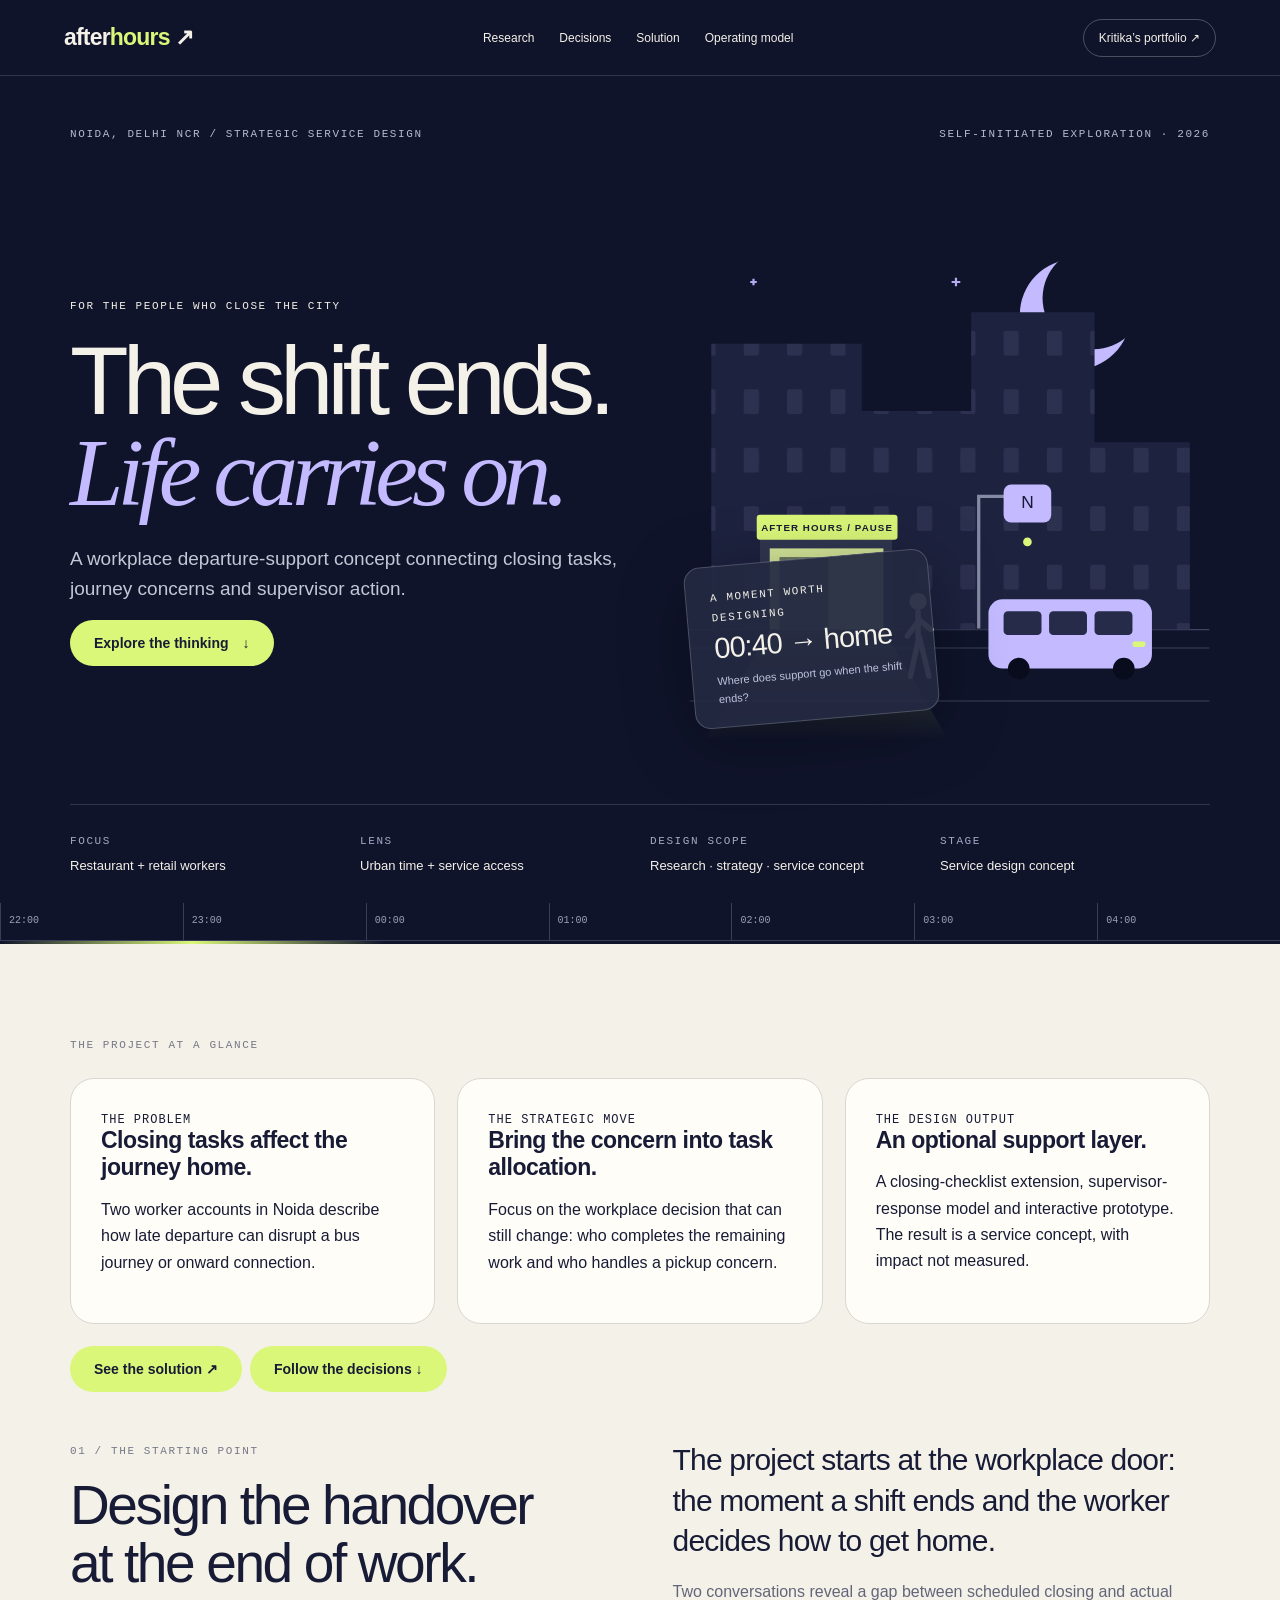
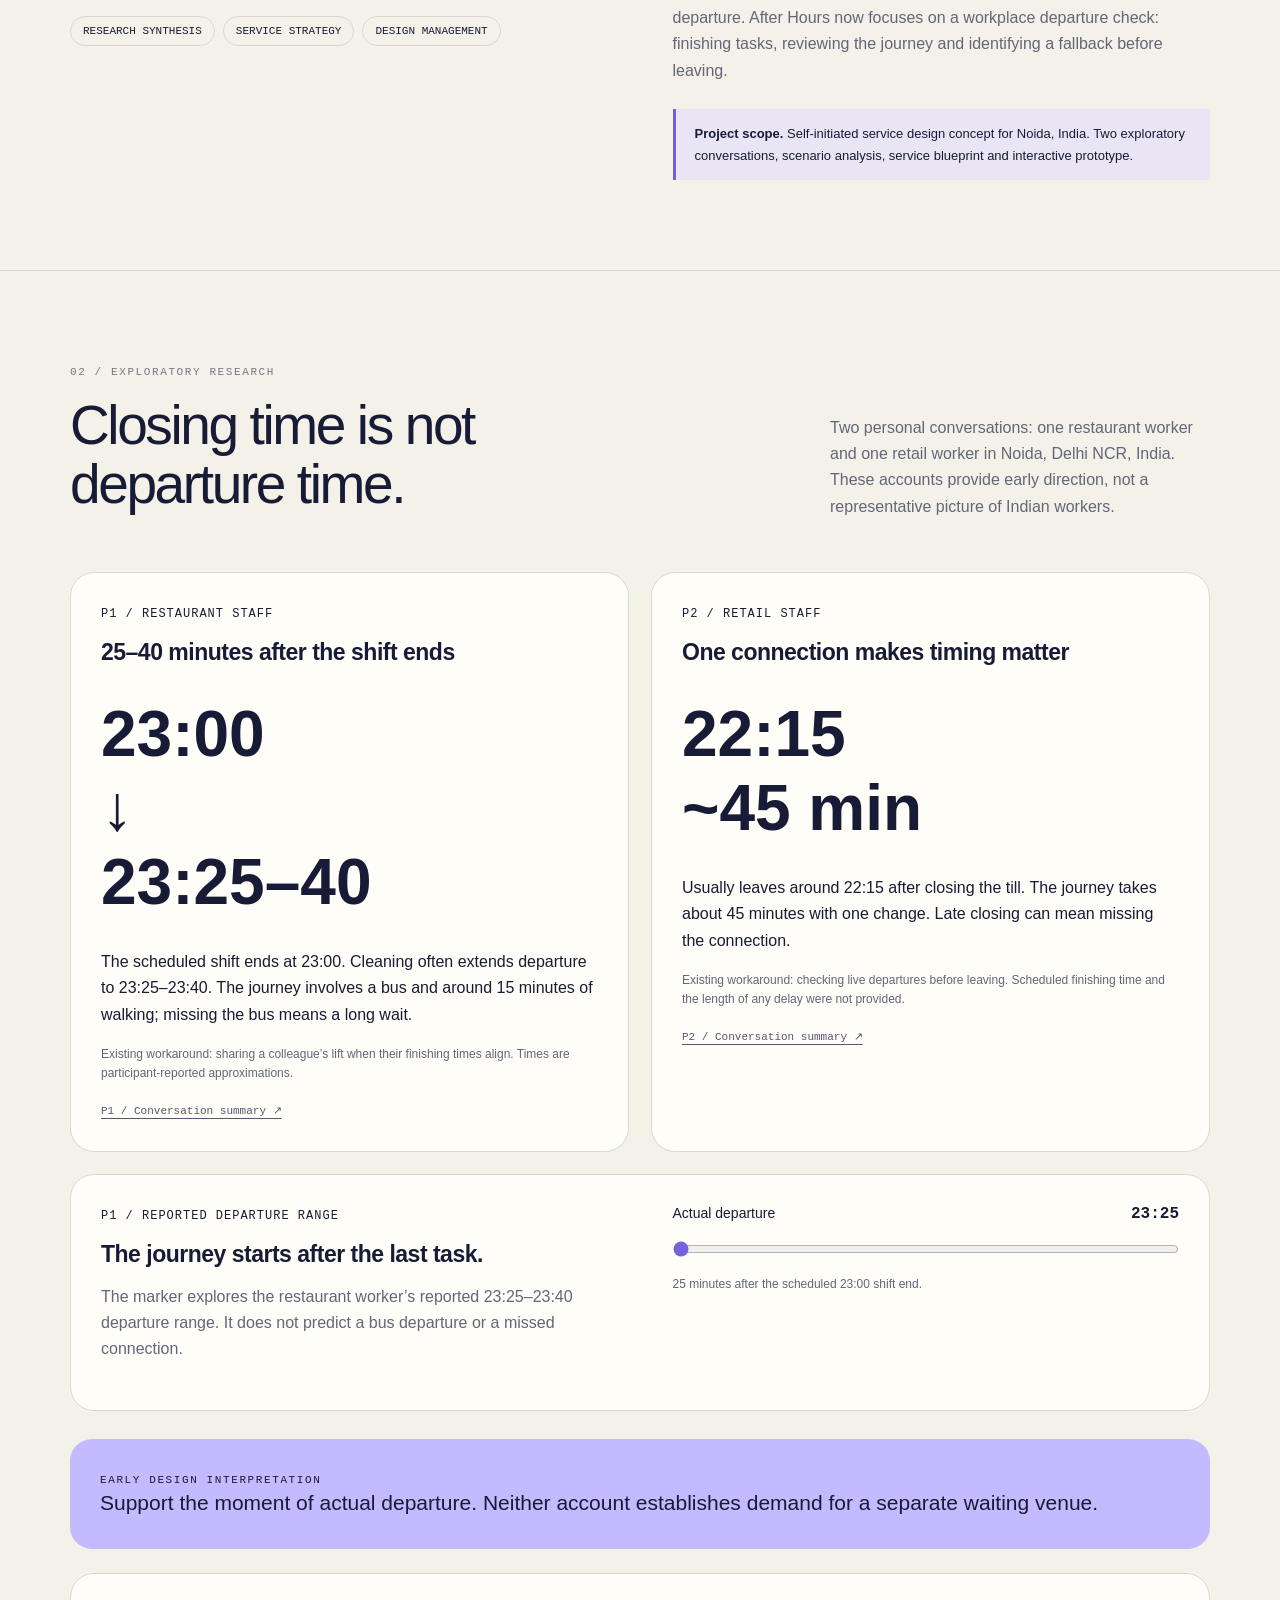
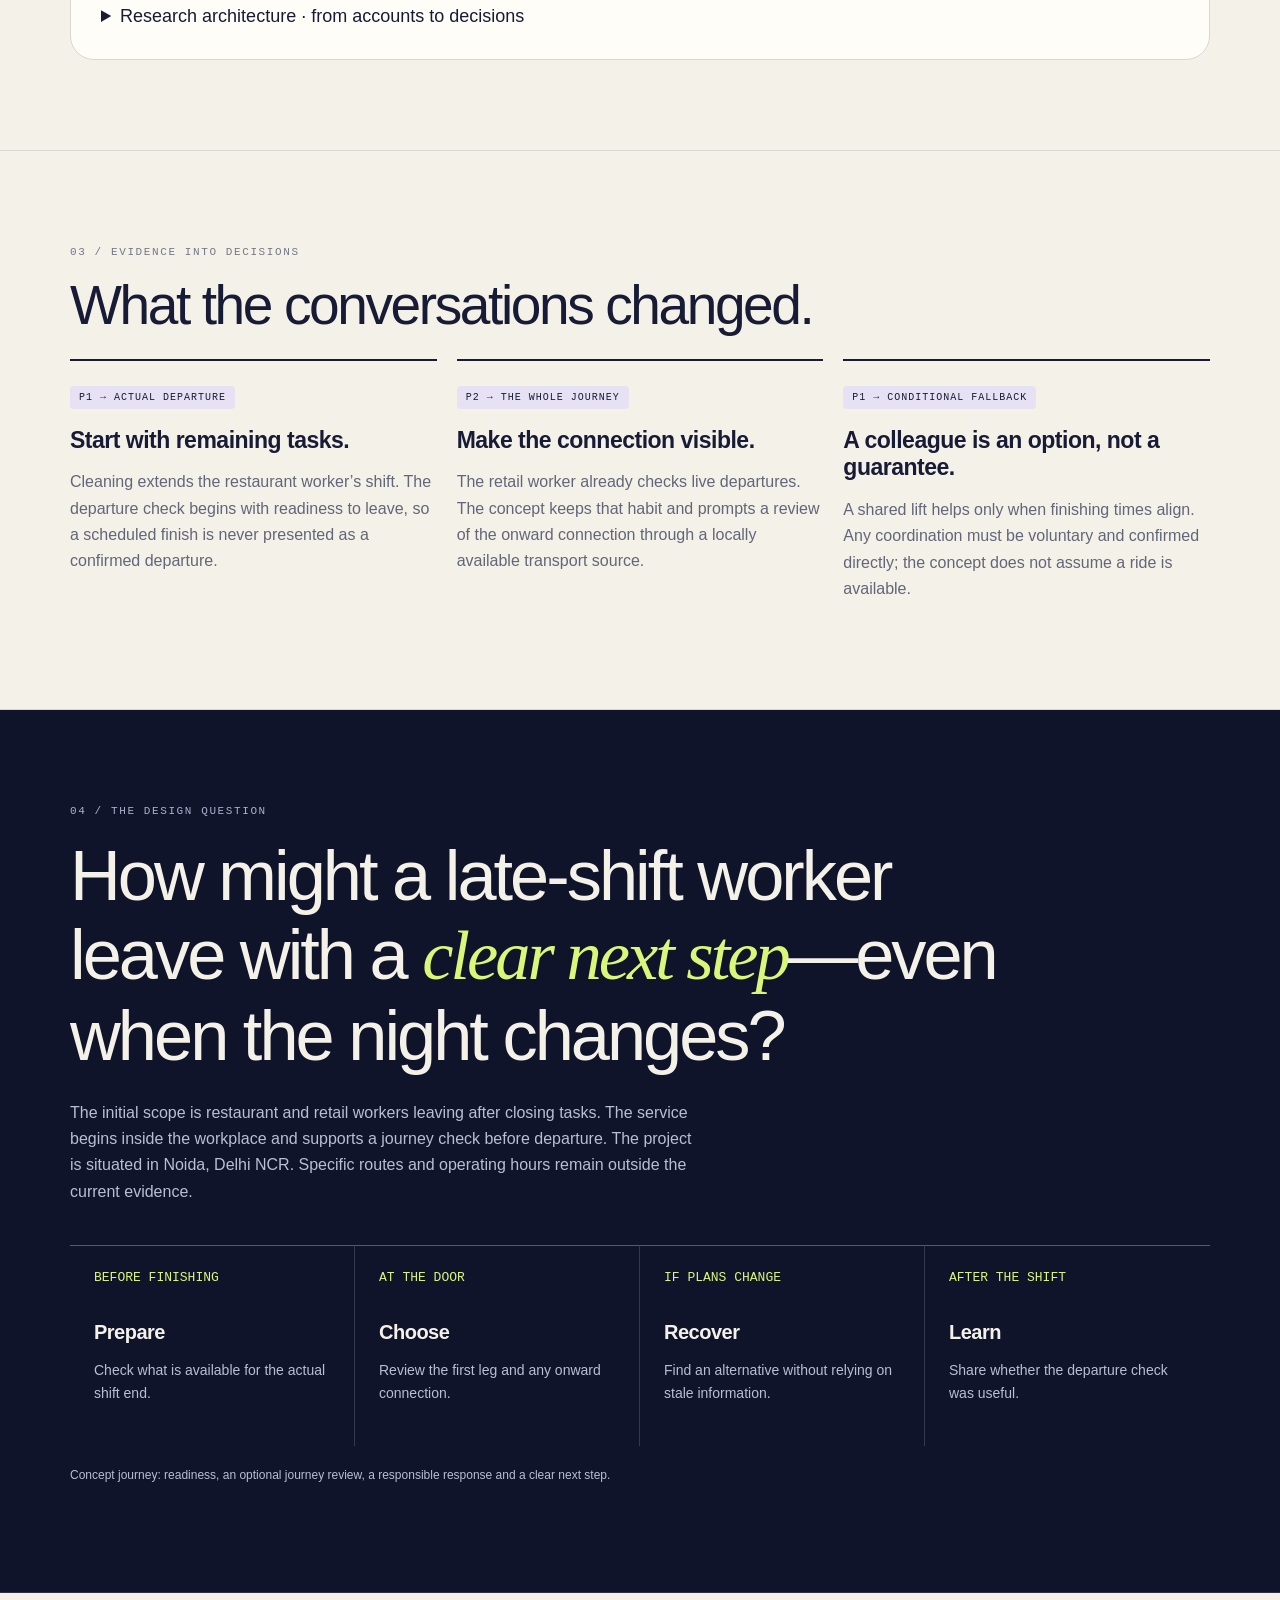
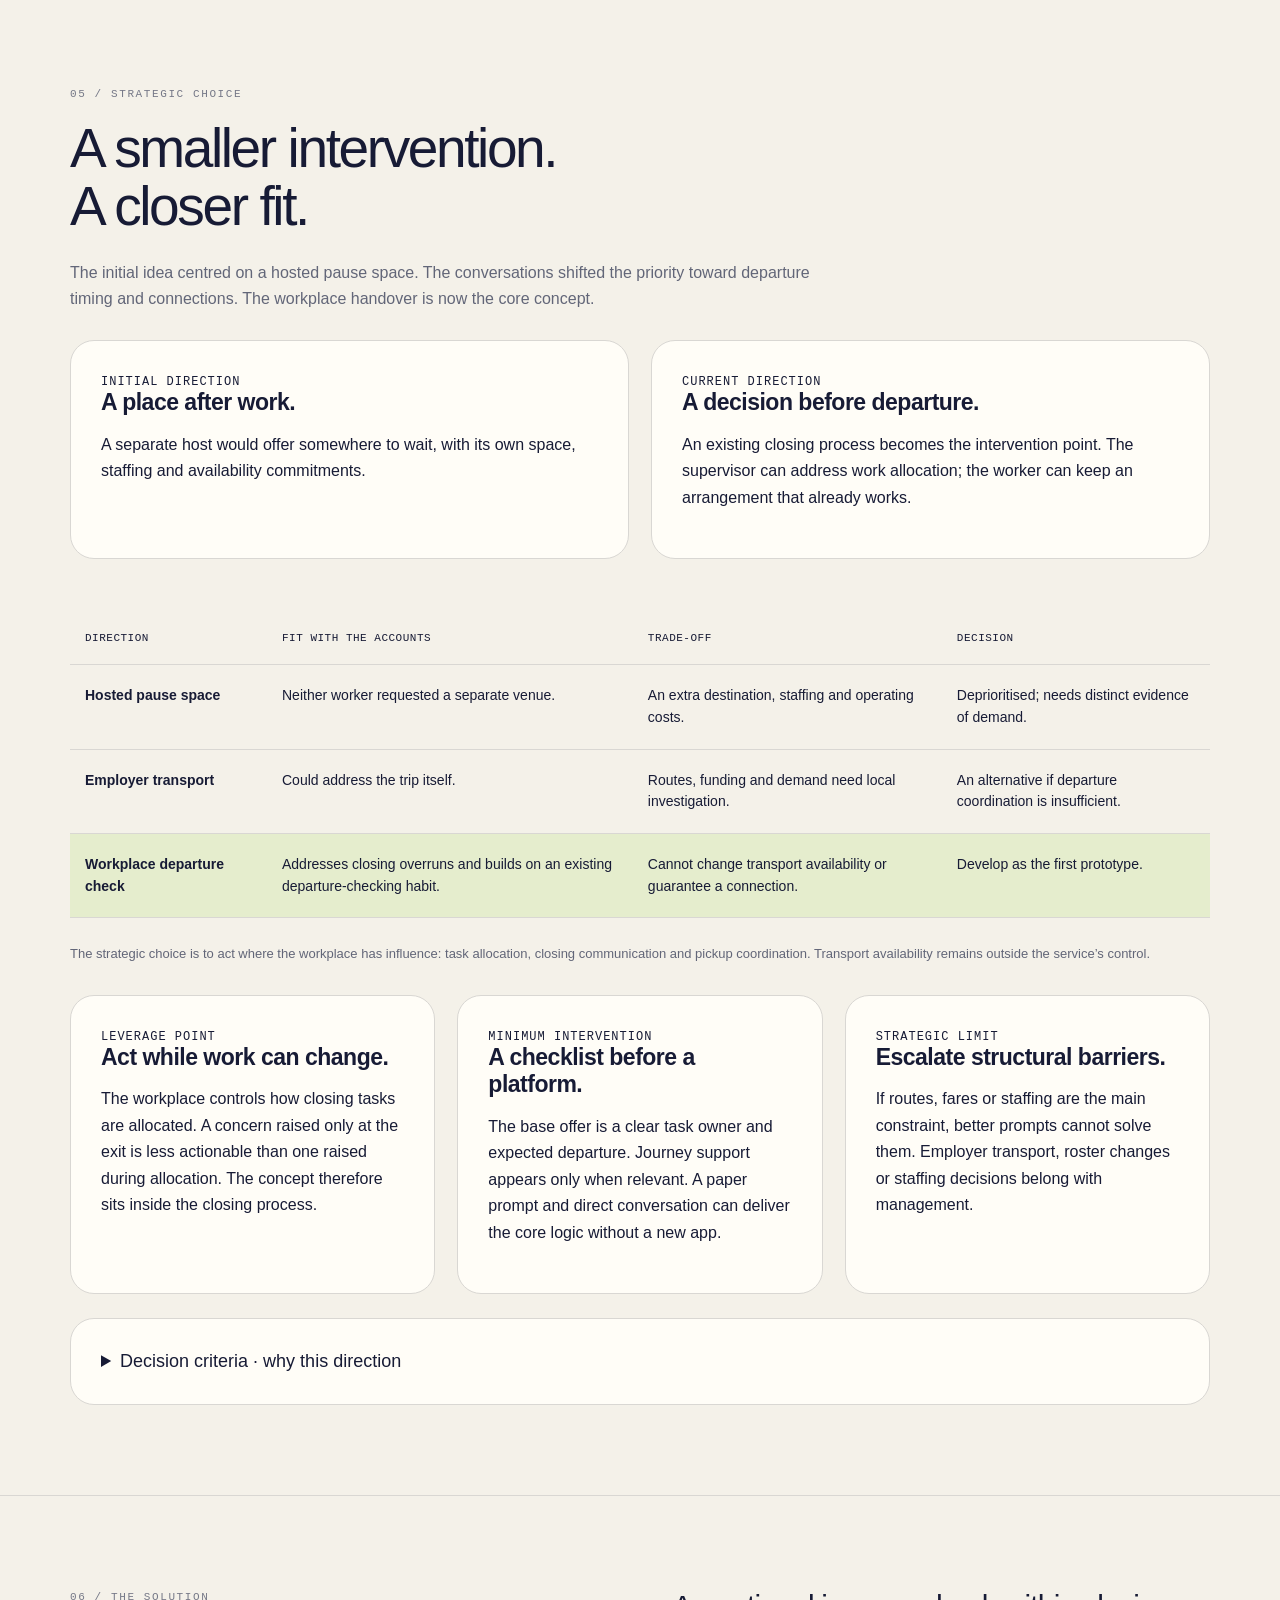
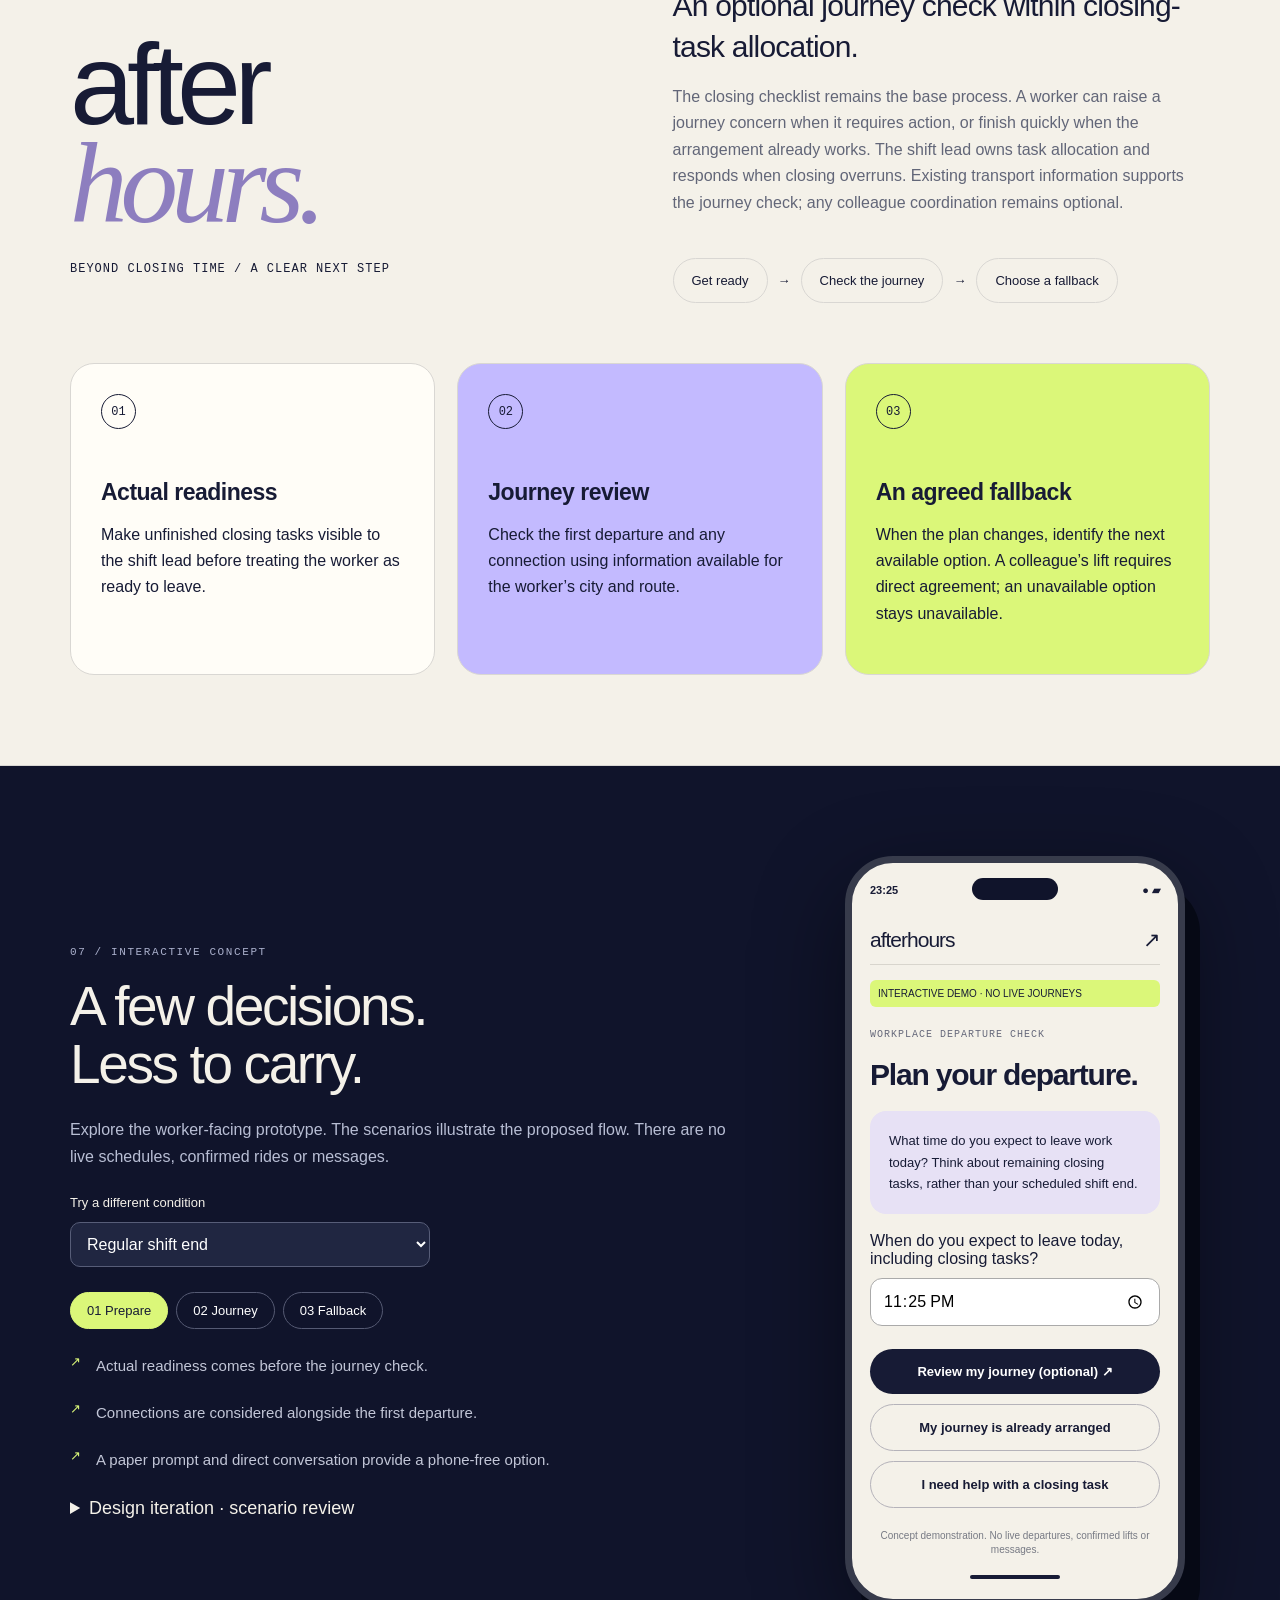
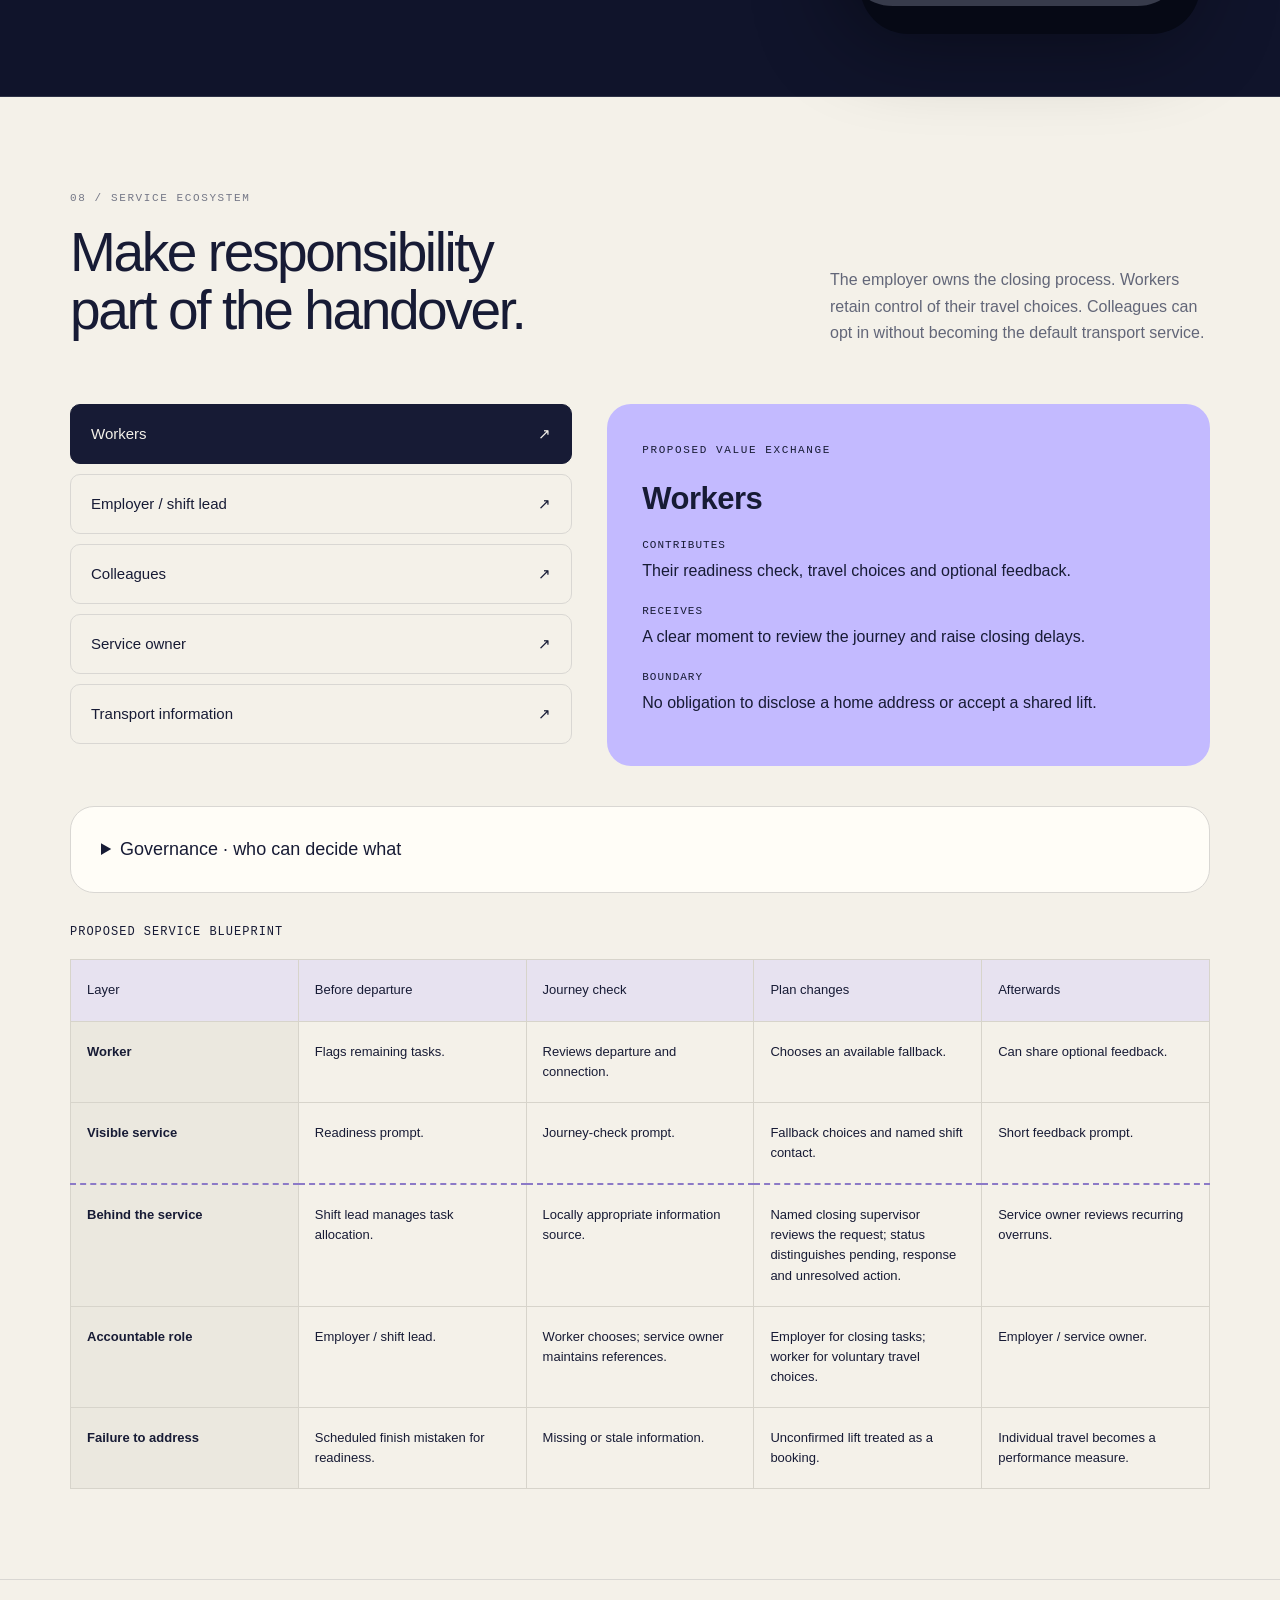
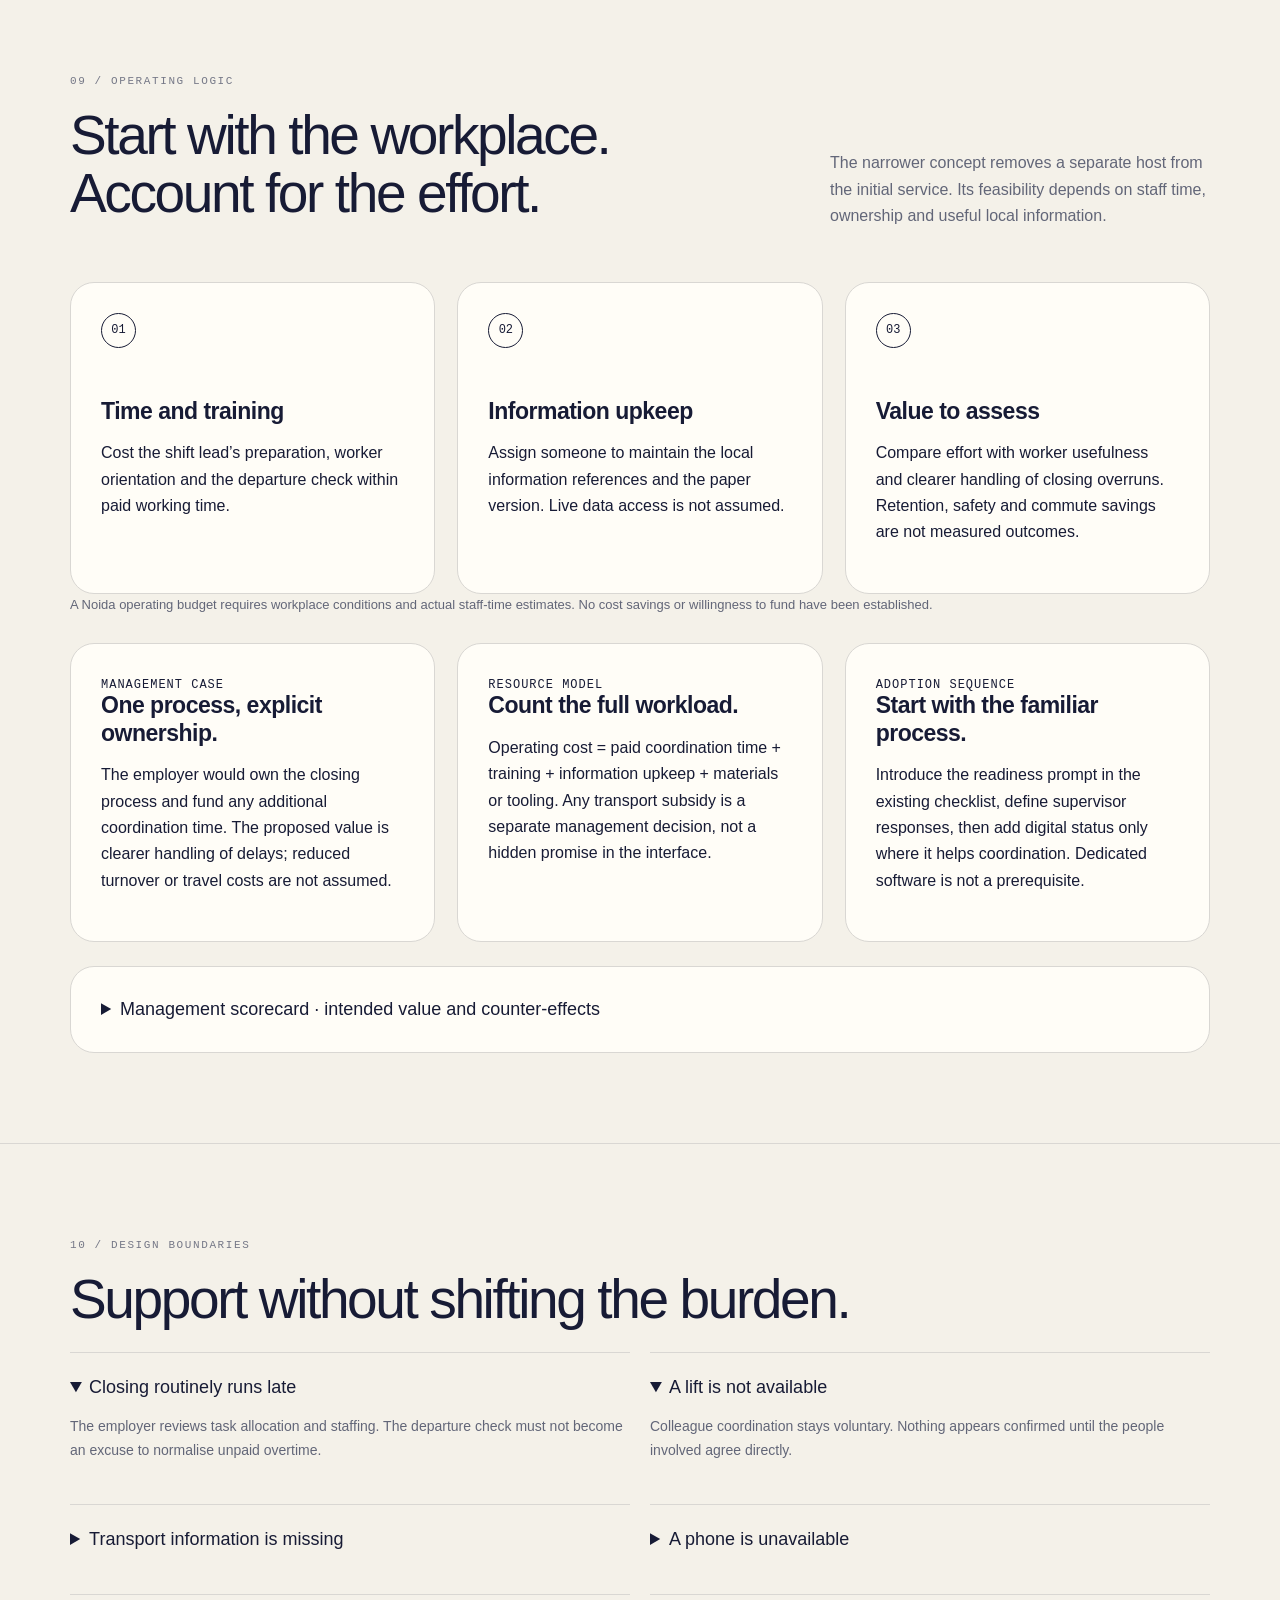
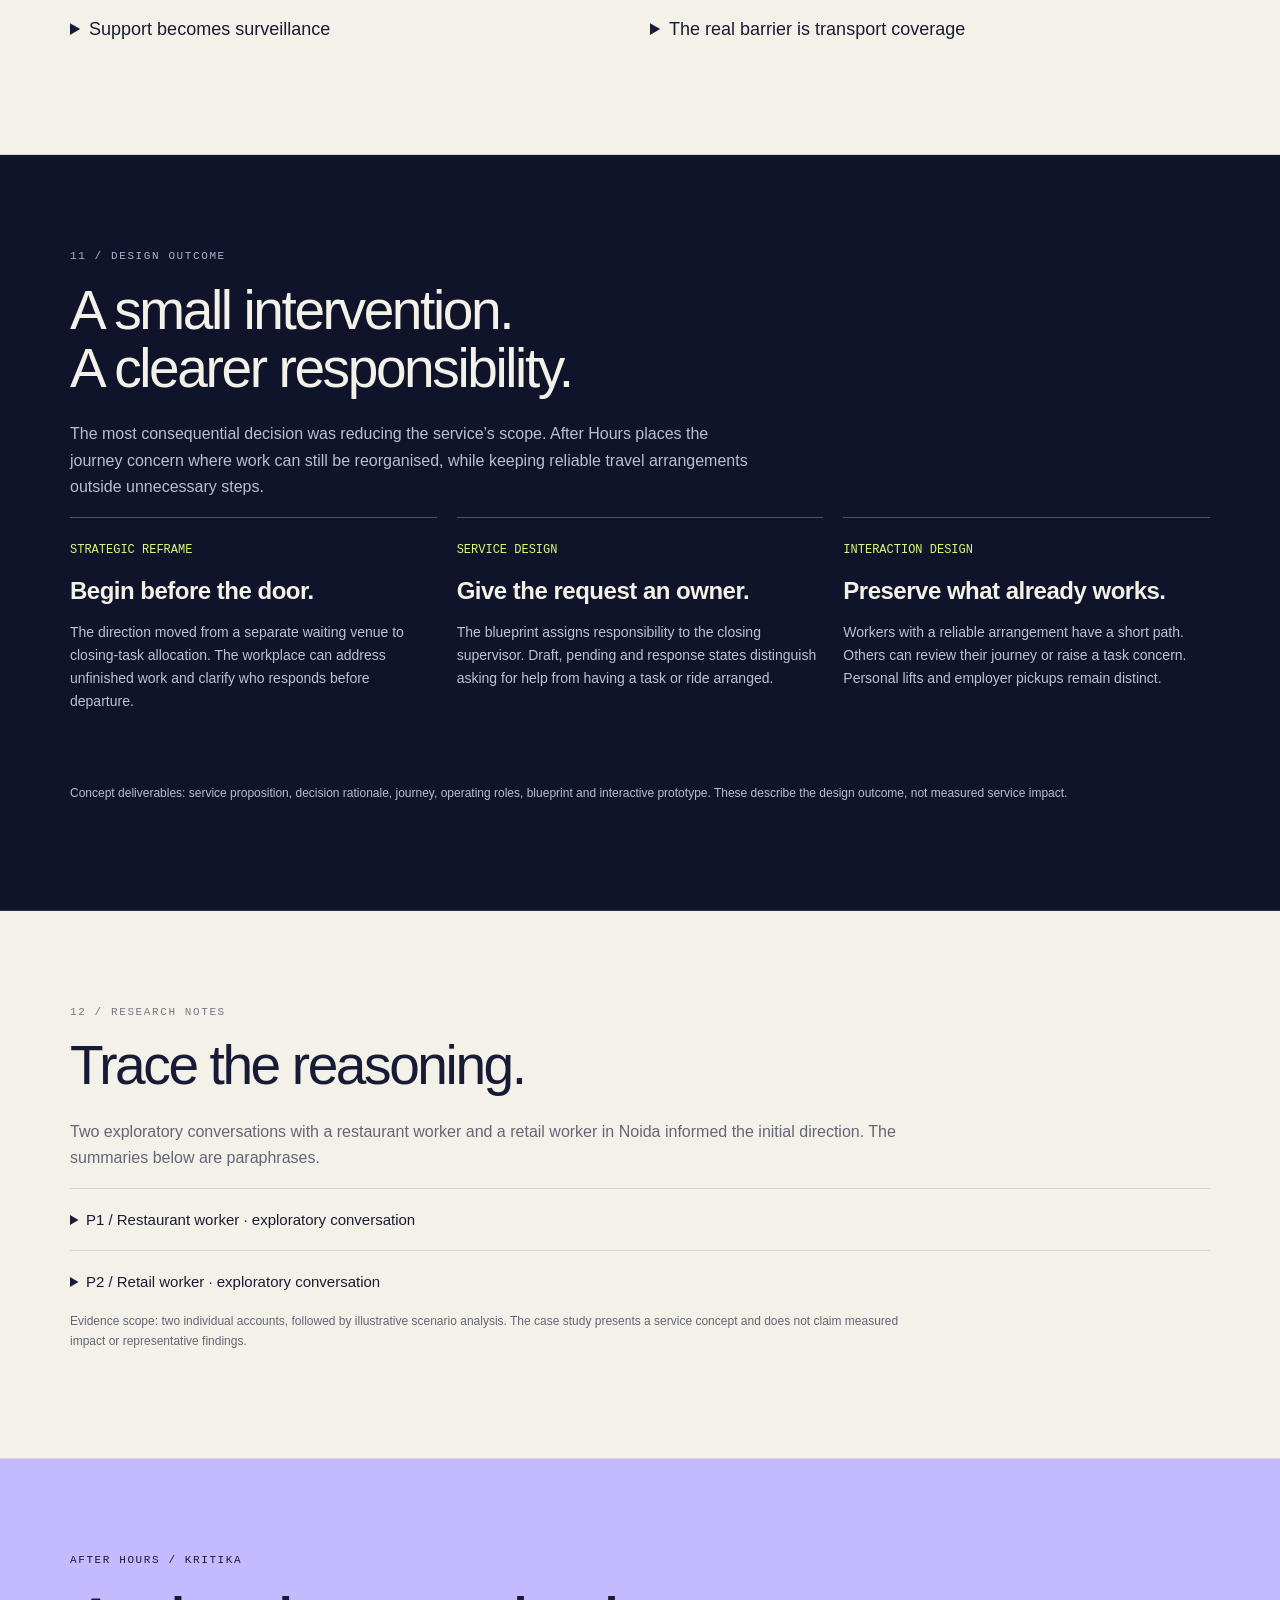
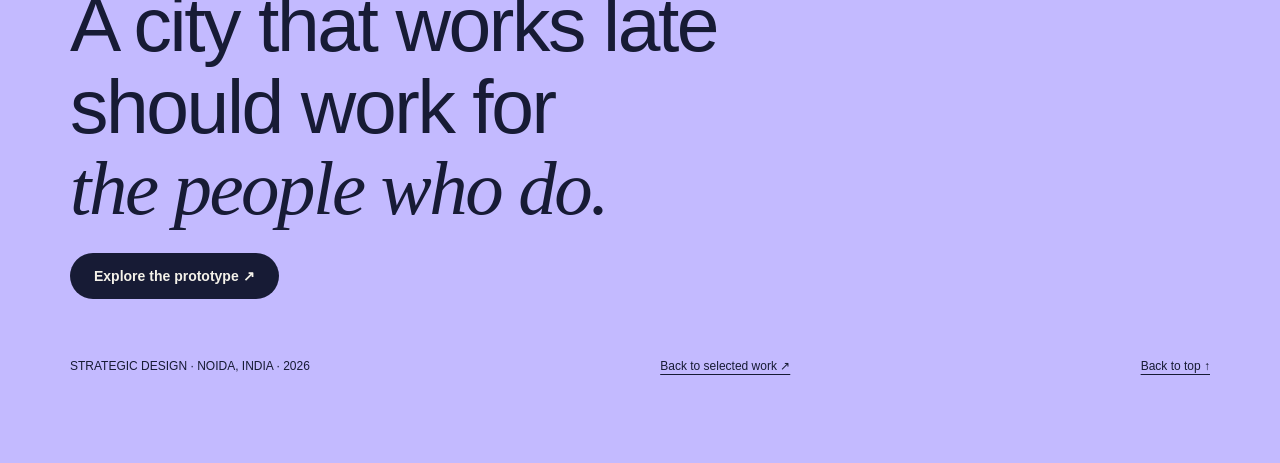
<file: after-hours/index.html>
<!doctype html><html lang="en"><head><meta charset="utf-8"><meta name="viewport" content="width=device-width,initial-scale=1"><meta name="description" content="After Hours: a strategic service design exploration of the journey home for late-shift restaurant and retail workers in Noida, India."><title>After Hours — Kritika / Strategic design</title><link rel="stylesheet" href="style.css"></head><body>
<header><a class="brand" href="#">after<span>hours</span> ↗</a><nav aria-label="Case study"><a href="#evidence">Research</a><a href="#choice">Decisions</a><a href="#solution">Solution</a><a href="#delivery">Operating model</a></nav><a class="back" href="https://kritshelly.github.io/kritika-design-portfolio/#work">Kritika’s portfolio ↗</a></header><div class="progress" aria-hidden="true"></div>
<main><div class="hero"><div class="wrap"><div class="meta eyebrow"><span>NOIDA, DELHI NCR / STRATEGIC SERVICE DESIGN</span><span>SELF-INITIATED EXPLORATION · 2026</span></div><div class="hero-grid"><div><span class="eyebrow">FOR THE PEOPLE WHO CLOSE THE CITY</span><h1>The shift ends.<br><em>Life carries on.</em></h1><p class="lead">A workplace departure-support concept connecting closing tasks, journey concerns and supervisor action.</p><a class="pill" href="#strategy">Explore the thinking <span>↓</span></a></div><div class="night-scene" role="img" aria-label="Illustration of a lit doorway and a night bus. Concept illustration, not an actual service location."><svg viewBox="0 0 480 510"><defs><linearGradient id="light" x1="0" y1="0" x2="0" y2="1"><stop stop-color="#dbf779" stop-opacity=".3"/><stop offset="1" stop-color="#dbf779" stop-opacity="0"/></linearGradient><pattern id="windows" width="40" height="54" patternUnits="userSpaceOnUse"><rect x="10" y="10" width="14" height="23" rx="2" fill="#a7a1d0" opacity=".12"/></pattern></defs><circle cx="356" cy="103" r="51" fill="#c3baff"/><circle cx="373" cy="88" r="47" fill="#10142b"/><path d="M0 394H480M0 411H480M0 460H480" stroke="#3d425d"/><path d="M20 363V130H159V192H260V101H374V221H462V394H20Z" fill="#1d223f"/><path d="M20 363V130H159V192H260V101H374V221H462V394H20Z" fill="url(#windows)"/><rect x="65" y="306" width="122" height="88" rx="4" fill="#303751"/><rect x="74" y="319" width="105" height="75" fill="#d5e79a"/><rect x="83" y="327" width="45" height="67" fill="#6a7865"/><path d="M74 394L14 496H239L179 394" fill="url(#light)"/><rect x="62" y="288" width="130" height="23" rx="3" fill="#dbf779"/><text x="127" y="303" font-size="9" text-anchor="middle" fill="#171b35" font-family="Arial" font-weight="bold" letter-spacing="1">AFTER HOURS / PAUSE</text><path d="M267 393V271h65" fill="none" stroke="#858aa4" stroke-width="3"/><rect x="290" y="260" width="44" height="35" rx="7" fill="#c3baff"/><text x="312" y="282" font-size="16" text-anchor="middle" fill="#171b35" font-family="Arial">N</text><g class="signal"><circle cx="312" cy="313" r="4" fill="#dbf779"/></g><g class="bus"><rect x="276" y="366" width="151" height="64" rx="13" fill="#c3baff"/><rect x="290" y="377" width="35" height="22" rx="4" fill="#252b48"/><rect x="332" y="377" width="35" height="22" rx="4" fill="#252b48"/><rect x="374" y="377" width="35" height="22" rx="4" fill="#252b48"/><circle cx="304" cy="430" r="10" fill="#080c1c"/><circle cx="401" cy="430" r="10" fill="#080c1c"/><rect x="409" y="405" width="12" height="5" rx="2" fill="#dbf779"/></g><path d="M204 437l8-37 9 37M211 401v-23M212 385l-11 15M212 385l11 9" stroke="#eee9de" stroke-width="5" fill="none" stroke-linecap="round"/><circle cx="211" cy="368" r="8" fill="#eee9de"/><path d="M242 73h8m-4-4v8M56 73h6m-3-3v6" stroke="#b5abf0" stroke-width="2"/></svg><div class="float-note"><span class="eyebrow">A MOMENT WORTH DESIGNING</span><strong>00:40 → home</strong><small>Where does support go when the shift ends?</small></div></div></div><div class="hero-foot"><div><span class="eyebrow">FOCUS</span><b>Restaurant + retail workers</b></div><div><span class="eyebrow">LENS</span><b>Urban time + service access</b></div><div><span class="eyebrow">DESIGN SCOPE</span><b>Research · strategy · service concept</b></div><div><span class="eyebrow">STAGE</span><b>Service design concept</b></div></div></div><div class="ruler" aria-hidden="true"><span>22:00</span><span>23:00</span><span>00:00</span><span>01:00</span><span>02:00</span><span>03:00</span><span>04:00</span></div><div class="motion-line" aria-hidden="true"></div></div>
<section id="strategy"><div class="wrap" style="margin-bottom:48px"><span class="eyebrow section-num">THE PROJECT AT A GLANCE</span><div class="three-col" style="margin-top:24px"><article class="panel reveal"><span class="mini-title">THE PROBLEM</span><h3>Closing tasks affect the journey home.</h3><p>Two worker accounts in Noida describe how late departure can disrupt a bus journey or onward connection.</p></article><article class="panel reveal"><span class="mini-title">THE STRATEGIC MOVE</span><h3>Bring the concern into task allocation.</h3><p>Focus on the workplace decision that can still change: who completes the remaining work and who handles a pickup concern.</p></article><article class="panel reveal"><span class="mini-title">THE DESIGN OUTPUT</span><h3>An optional support layer.</h3><p>A closing-checklist extension, supervisor-response model and interactive prototype. The result is a service concept, with impact not measured.</p></article></div><div class="chips" style="margin-top:22px"><a class="pill" href="#solution">See the solution ↗</a><a class="pill" href="#choice">Follow the decisions ↓</a></div></div><div class="wrap intro-grid reveal"><div><span class="eyebrow section-num">01 / THE STARTING POINT</span><h2>Design the handover<br>at the end of work.</h2><div class="chips"><span class="chip">RESEARCH SYNTHESIS</span><span class="chip">SERVICE STRATEGY</span><span class="chip">DESIGN MANAGEMENT</span></div></div><div><p class="statement">The project starts at the workplace door: the moment a shift ends and the worker decides how to get home.</p><p class="subtle">Two conversations reveal a gap between scheduled closing and actual departure. After Hours now focuses on a workplace departure check: finishing tasks, reviewing the journey and identifying a fallback before leaving.</p><div class="status"><p><strong>Project scope.</strong> Self-initiated service design concept for Noida, India. Two exploratory conversations, scenario analysis, service blueprint and interactive prototype.</p></div></div></div></section>
<section id="evidence"><div class="wrap"><div class="section-head reveal"><div><span class="eyebrow section-num">02 / EXPLORATORY RESEARCH</span><h2>Closing time is not<br>departure time.</h2></div><p>Two personal conversations: one restaurant worker and one retail worker in Noida, Delhi NCR, India. These accounts provide early direction, not a representative picture of Indian workers.</p></div><div class="two-col"><article class="panel reveal"><span class="mini-title">P1 / RESTAURANT STAFF</span><h3 style="margin-top:18px">25–40 minutes after the shift ends</h3><div class="donut-wrap"><strong style="font-size:64px">23:00<br>↓<br>23:25–40</strong></div><p>The scheduled shift ends at 23:00. Cleaning often extends departure to 23:25–23:40. The journey involves a bus and around 15 minutes of walking; missing the bus means a long wait.</p><p class="micro">Existing workaround: sharing a colleague’s lift when their finishing times align. Times are participant-reported approximations.</p><a class="source-link" href="#source-P1">P1 / Conversation summary ↗</a></article><article class="panel reveal"><span class="mini-title">P2 / RETAIL STAFF</span><h3 style="margin-top:18px">One connection makes timing matter</h3><div class="donut-wrap"><strong style="font-size:64px">22:15<br>~45 min</strong></div><p>Usually leaves around 22:15 after closing the till. The journey takes about 45 minutes with one change. Late closing can mean missing the connection.</p><p class="micro">Existing workaround: checking live departures before leaving. Scheduled finishing time and the length of any delay were not provided.</p><a class="source-link" href="#source-P2">P2 / Conversation summary ↗</a></article></div><div class="panel reveal" style="margin-top:22px"><div class="split"><div><span class="mini-title">P1 / REPORTED DEPARTURE RANGE</span><h3 style="margin-top:18px">The journey starts after the last task.</h3><p class="subtle">The marker explores the restaurant worker’s reported 23:25–23:40 departure range. It does not predict a bus departure or a missed connection.</p></div><div><label class="range-title" for="shiftTime">Actual departure <output id="shiftLabel">23:25</output></label><input id="shiftTime" type="range" min="1405" max="1420" step="1" value="1405"><p class="micro" id="timeReadout" aria-live="polite">25 minutes after the scheduled 23:00 shift end.</p></div></div></div><div class="inference reveal"><span class="eyebrow">EARLY DESIGN INTERPRETATION</span><p>Support the moment of actual departure. Neither account establishes demand for a separate waiting venue.</p></div><details class="panel" style="margin-top:24px"><summary>Research architecture · from accounts to decisions</summary><div class="three-col" style="margin-top:24px"><article><span class="mini-title">RESEARCH QUESTION</span><h3>Where does timing break down?</h3><p>Examine how closing tasks, actual departure and the onward journey interact. The unit of analysis is the shift-to-home transition, rather than the worker’s general opinion of commuting.</p></article><article><span class="mini-title">EVIDENCE BASE</span><h3>Two accounts, two settings.</h3><p>Restaurant and retail work provide contrasting closing tasks. The available records are paraphrased accounts: no transcript, representative sample or quantified prevalence is claimed.</p></article><article><span class="mini-title">ANALYSIS LOGIC</span><h3>Separate fact from interpretation.</h3><p>Reported events support the problem framing. Design interpretations generate requirements. Illustrative scenarios examine edge cases without increasing the participant count.</p></article></div><div class="table-scroll" style="margin-top:24px"><table class="trade-table"><thead><tr><th>EVIDENCE</th><th>INTERPRETATION</th><th>DESIGN RESPONSE</th><th>LIMIT</th></tr></thead><tbody><tr><td>P1: cleaning extends departure by approximately 25–40 minutes.</td><td>The schedule alone is an unreliable input for this worker’s departure.</td><td>Ask for expected departure including remaining tasks.</td><td>Frequency and causes of overruns were not measured.</td></tr><tr><td>P2: late closing can disrupt a connection; checking live departures helps.</td><td>Preserve an existing information-seeking habit and consider the whole trip.</td><td>Optional journey review using the worker’s local source.</td><td>No route-level timetable analysis establishes connection risk.</td></tr><tr><td>P1: a colleague’s lift helps when finishing times align.</td><td>Coordination can be useful but is conditional.</td><td>Personal-lift path with direct confirmation.</td><td>No assumption that colleagues can provide a reliable service.</td></tr><tr><td>Illustrative scenarios: an existing pickup or predictable finish can already work.</td><td>A universal journey questionnaire may add friction.</td><td>Short “already arranged” path.</td><td>A scenario-based design decision, not an observed research finding.</td></tr></tbody></table></div></details></div></section>
<section><div class="wrap"><span class="eyebrow section-num">03 / EVIDENCE INTO DECISIONS</span><h2>What the conversations changed.</h2><div class="evidence-list"><article class="reveal"><span class="tag">P1 → ACTUAL DEPARTURE</span><h3>Start with remaining tasks.</h3><p class="subtle">Cleaning extends the restaurant worker’s shift. The departure check begins with readiness to leave, so a scheduled finish is never presented as a confirmed departure.</p></article><article class="reveal"><span class="tag">P2 → THE WHOLE JOURNEY</span><h3>Make the connection visible.</h3><p class="subtle">The retail worker already checks live departures. The concept keeps that habit and prompts a review of the onward connection through a locally available transport source.</p></article><article class="reveal"><span class="tag">P1 → CONDITIONAL FALLBACK</span><h3>A colleague is an option, not a guarantee.</h3><p class="subtle">A shared lift helps only when finishing times align. Any coordination must be voluntary and confirmed directly; the concept does not assume a ride is available.</p></article></div></div></section><section class="dark"><div class="wrap reveal"><span class="eyebrow section-num">04 / THE DESIGN QUESTION</span><h2 class="big-question">How might a late-shift worker leave with a <em>clear next step</em>—even when the night changes?</h2><p class="subtle" style="max-width:630px">The initial scope is restaurant and retail workers leaving after closing tasks. The service begins inside the workplace and supports a journey check before departure. The project is situated in Noida, Delhi NCR. Specific routes and operating hours remain outside the current evidence.</p><div class="journey-grid"><article class="journey-step"><span class="time">BEFORE FINISHING</span><h3>Prepare</h3><p>Check what is available for the actual shift end.</p></article><article class="journey-step"><span class="time">AT THE DOOR</span><h3>Choose</h3><p>Review the first leg and any onward connection.</p></article><article class="journey-step"><span class="time">IF PLANS CHANGE</span><h3>Recover</h3><p>Find an alternative without relying on stale information.</p></article><article class="journey-step"><span class="time">AFTER THE SHIFT</span><h3>Learn</h3><p>Share whether the departure check was useful.</p></article></div><p class="micro" style="margin-top:20px">Concept journey: readiness, an optional journey review, a responsible response and a clear next step.</p></div></section>
<section id="choice"><div class="wrap"><span class="eyebrow section-num">05 / STRATEGIC CHOICE</span><h2>A smaller intervention.<br>A closer fit.</h2><p class="subtle" style="max-width:740px">The initial idea centred on a hosted pause space. The conversations shifted the priority toward departure timing and connections. The workplace handover is now the core concept.</p><div class="two-col" style="margin:28px 0"><article class="panel"><span class="mini-title">INITIAL DIRECTION</span><h3>A place after work.</h3><p>A separate host would offer somewhere to wait, with its own space, staffing and availability commitments.</p></article><article class="panel"><span class="mini-title">CURRENT DIRECTION</span><h3>A decision before departure.</h3><p>An existing closing process becomes the intervention point. The supervisor can address work allocation; the worker can keep an arrangement that already works.</p></article></div><div class="table-scroll"><table class="trade-table"><thead><tr><th>DIRECTION</th><th>FIT WITH THE ACCOUNTS</th><th>TRADE-OFF</th><th>DECISION</th></tr></thead><tbody><tr><td>Hosted pause space</td><td>Neither worker requested a separate venue.</td><td>An extra destination, staffing and operating costs.</td><td>Deprioritised; needs distinct evidence of demand.</td></tr><tr><td>Employer transport</td><td>Could address the trip itself.</td><td>Routes, funding and demand need local investigation.</td><td>An alternative if departure coordination is insufficient.</td></tr><tr class="chosen"><td>Workplace departure check</td><td>Addresses closing overruns and builds on an existing departure-checking habit.</td><td>Cannot change transport availability or guarantee a connection.</td><td>Develop as the first prototype.</td></tr></tbody></table></div><p class="selection-note">The strategic choice is to act where the workplace has influence: task allocation, closing communication and pickup coordination. Transport availability remains outside the service’s control.</p><div class="three-col" style="margin-top:30px"><article class="panel"><span class="mini-title">LEVERAGE POINT</span><h3>Act while work can change.</h3><p>The workplace controls how closing tasks are allocated. A concern raised only at the exit is less actionable than one raised during allocation. The concept therefore sits inside the closing process.</p></article><article class="panel"><span class="mini-title">MINIMUM INTERVENTION</span><h3>A checklist before a platform.</h3><p>The base offer is a clear task owner and expected departure. Journey support appears only when relevant. A paper prompt and direct conversation can deliver the core logic without a new app.</p></article><article class="panel"><span class="mini-title">STRATEGIC LIMIT</span><h3>Escalate structural barriers.</h3><p>If routes, fares or staffing are the main constraint, better prompts cannot solve them. Employer transport, roster changes or staffing decisions belong with management.</p></article></div><details class="panel" style="margin-top:24px"><summary>Decision criteria · why this direction</summary><p>The options were compared qualitatively against five criteria: fit with the two accounts, employer control, added worker effort, operating dependencies and access without a smartphone. These criteria support a scoped concept decision; they are not a weighted score or proof of superiority.</p><p>The departure-support layer is retained only where a journey concern changes the action a supervisor can take. Otherwise, the closing checklist is the simpler service.</p></details></div></section>
<section id="solution"><div class="wrap"><div class="split"><div><span class="eyebrow section-num">06 / THE SOLUTION</span><div class="concept-name">after<br><em>hours.</em></div><p class="mini-title">BEYOND CLOSING TIME / A CLEAR NEXT STEP</p></div><div><p class="statement">An optional journey check within closing-task allocation.</p><p class="subtle">The closing checklist remains the base process. A worker can raise a journey concern when it requires action, or finish quickly when the arrangement already works. The shift lead owns task allocation and responds when closing overruns. Existing transport information supports the journey check; any colleague coordination remains optional.</p><div class="concept-strip"><span>Get ready</span>→<span>Check the journey</span>→<span>Choose a fallback</span></div></div></div><div class="three-col" style="margin-top:35px"><article class="panel service-panel reveal"><span class="number">01</span><h3>Actual readiness</h3><p>Make unfinished closing tasks visible to the shift lead before treating the worker as ready to leave.</p></article><article class="panel service-panel reveal"><span class="number">02</span><h3>Journey review</h3><p>Check the first departure and any connection using information available for the worker’s city and route.</p></article><article class="panel service-panel reveal"><span class="number">03</span><h3>An agreed fallback</h3><p>When the plan changes, identify the next available option. A colleague’s lift requires direct agreement; an unavailable option stays unavailable.</p></article></div></div></section><section class="dark" id="experience"><div class="wrap prototype-area"><div class="prototype-controls"><span class="eyebrow section-num">07 / INTERACTIVE CONCEPT</span><h2>A few decisions.<br>Less to carry.</h2><p class="subtle">Explore the worker-facing prototype. The scenarios illustrate the proposed flow. There are no live schedules, confirmed rides or messages.</p><label for="scenario">Try a different condition</label><select id="scenario"><option value="normal">Regular shift end</option><option value="late">Shift finishes late</option><option value="closed">Connection timing concern</option><option value="offline">Low battery / no connection</option></select><div class="tabs" aria-label="Prototype screen"><button data-screen="prepare" aria-pressed="true">01 Prepare</button><button data-screen="pause" aria-pressed="false">02 Journey</button><button data-screen="continue" aria-pressed="false">03 Fallback</button></div><div class="principle"><b>↗</b><p>Actual readiness comes before the journey check.</p></div><div class="principle"><b>↗</b><p>Connections are considered alongside the first departure.</p></div><div class="principle"><b>↗</b><p>A paper prompt and direct conversation provide a phone-free option.</p></div><details style="margin-top:24px"><summary>Design iteration · scenario review</summary><p class="subtle">Illustrative scenarios compare the basic closing checklist with an optional journey-support layer. They explore routine departures, delayed tasks, existing pickups and misunderstood booking states. This is a design review, separate from the two worker conversations.</p><p class="subtle"><strong>Timing:</strong> “Expected departure” replaces a scheduled-shift assumption. A connection concern is explicitly distinguished from a cancellation.</p><p class="subtle"><strong>Existing arrangements:</strong> “My journey is already arranged” provides a shorter path, including an employer-pickup check.</p><p class="subtle"><strong>Action and clarity:</strong> closing-task support now shows the proposed supervisor recipient, a pending state, an example response and an unavailable-support state. None sends a real notification. The journey review remains optional; a personal lift and employer pickup each have a short path. Fallbacks state “Option only — not booked”; unavailable prices are never estimated without a source.</p></details></div><div class="phone"><div class="phone-status"><span id="phoneTime">00:40</span><span>● ▰</span></div><div class="phone-brand">afterhours <span style="float:right">↗</span></div><div class="phone-statusline">INTERACTIVE DEMO · NO LIVE JOURNEYS</div><div id="phoneContent" aria-live="polite"></div><div class="homebar"></div></div></div></section>
<section id="delivery"><div class="wrap"><div class="section-head"><div><span class="eyebrow section-num">08 / SERVICE ECOSYSTEM</span><h2>Make responsibility<br>part of the handover.</h2></div><p>The employer owns the closing process. Workers retain control of their travel choices. Colleagues can opt in without becoming the default transport service.</p></div><div class="ecosystem"><div class="ecosystem-buttons" aria-label="Stakeholder roles"><button data-role="worker" aria-pressed="true">Workers <span>↗</span></button><button data-role="employer" aria-pressed="false">Employer / shift lead <span>↗</span></button><button data-role="host" aria-pressed="false">Colleagues <span>↗</span></button><button data-role="coordinator" aria-pressed="false">Service owner <span>↗</span></button><button data-role="public" aria-pressed="false">Transport information <span>↗</span></button></div><div class="eco-detail" id="ecoDetail" aria-live="polite"></div></div><details class="panel" style="margin-bottom:28px"><summary>Governance · who can decide what</summary><div class="table-scroll" style="margin-top:20px"><table class="trade-table"><thead><tr><th>DECISION</th><th>OWNER</th><th>VISIBLE RESPONSE</th><th>BOUNDARY</th></tr></thead><tbody><tr><td>Reassign or defer a closing task</td><td>Closing supervisor</td><td>Named task owner and expected completion</td><td>Required checks and fair workload distribution remain constraints.</td></tr><tr><td>Change an employer pickup</td><td>Transport coordinator, contacted by the supervisor</td><td>Requested / awaiting confirmation / confirmed</td><td>No guaranteed vehicle, driver notification or free alternative.</td></tr><tr><td>Choose a personal lift or public service</td><td>Worker, with direct provider or colleague agreement</td><td>Worker-marked arrangement</td><td>Never treated as a booking by the prototype.</td></tr><tr><td>Address repeated closing overruns</td><td>Workplace manager</td><td>Task, staffing or scheduling decision</td><td>Individual travel choices are not a performance measure.</td></tr></tbody></table></div><p class="micro">Proposed decision rights. Organisational agreement and implementation are outside this concept’s scope.</p></details><span class="mini-title">PROPOSED SERVICE BLUEPRINT</span><div class="table-scroll" tabindex="0" aria-label="Service blueprint, scroll horizontally on small screens"><table class="blueprint"><thead><tr><th>Layer</th><th>Before departure</th><th>Journey check</th><th>Plan changes</th><th>Afterwards</th></tr></thead><tbody><tr><td>Worker</td><td>Flags remaining tasks.</td><td>Reviews departure and connection.</td><td>Chooses an available fallback.</td><td>Can share optional feedback.</td></tr><tr><td>Visible service</td><td>Readiness prompt.</td><td>Journey-check prompt.</td><td>Fallback choices and named shift contact.</td><td>Short feedback prompt.</td></tr><tr class="visibility"><td>Behind the service</td><td>Shift lead manages task allocation.</td><td>Locally appropriate information source.</td><td>Named closing supervisor reviews the request; status distinguishes pending, response and unresolved action.</td><td>Service owner reviews recurring overruns.</td></tr><tr><td>Accountable role</td><td>Employer / shift lead.</td><td>Worker chooses; service owner maintains references.</td><td>Employer for closing tasks; worker for voluntary travel choices.</td><td>Employer / service owner.</td></tr><tr><td>Failure to address</td><td>Scheduled finish mistaken for readiness.</td><td>Missing or stale information.</td><td>Unconfirmed lift treated as a booking.</td><td>Individual travel becomes a performance measure.</td></tr></tbody></table></div></div></section>
<section id="economics"><div class="wrap"><div class="section-head"><div><span class="eyebrow section-num">09 / OPERATING LOGIC</span><h2>Start with the workplace.<br>Account for the effort.</h2></div><p>The narrower concept removes a separate host from the initial service. Its feasibility depends on staff time, ownership and useful local information.</p></div><div class="three-col"><article class="panel"><span class="number">01</span><h3>Time and training</h3><p>Cost the shift lead’s preparation, worker orientation and the departure check within paid working time.</p></article><article class="panel"><span class="number">02</span><h3>Information upkeep</h3><p>Assign someone to maintain the local information references and the paper version. Live data access is not assumed.</p></article><article class="panel"><span class="number">03</span><h3>Value to assess</h3><p>Compare effort with worker usefulness and clearer handling of closing overruns. Retention, safety and commute savings are not measured outcomes.</p></article></div><p class="selection-note">A Noida operating budget requires workplace conditions and actual staff-time estimates. No cost savings or willingness to fund have been established.</p><div class="three-col" style="margin-top:28px"><article class="panel"><span class="mini-title">MANAGEMENT CASE</span><h3>One process, explicit ownership.</h3><p>The employer would own the closing process and fund any additional coordination time. The proposed value is clearer handling of delays; reduced turnover or travel costs are not assumed.</p></article><article class="panel"><span class="mini-title">RESOURCE MODEL</span><h3>Count the full workload.</h3><p>Operating cost = paid coordination time + training + information upkeep + materials or tooling. Any transport subsidy is a separate management decision, not a hidden promise in the interface.</p></article><article class="panel"><span class="mini-title">ADOPTION SEQUENCE</span><h3>Start with the familiar process.</h3><p>Introduce the readiness prompt in the existing checklist, define supervisor responses, then add digital status only where it helps coordination. Dedicated software is not a prerequisite.</p></article></div><details class="panel" style="margin-top:24px"><summary>Management scorecard · intended value and counter-effects</summary><div class="table-scroll" style="margin-top:20px"><table class="trade-table"><thead><tr><th>DIMENSION</th><th>INDICATOR</th><th>COUNTER-EFFECT TO WATCH</th></tr></thead><tbody><tr><td>Actionability</td><td>Concerns that lead to a concrete task or coordination decision</td><td>Acknowledging requests without resolving any work</td></tr><tr><td>Process effort</td><td>Paid minutes added per closing shift</td><td>The check itself delaying departure</td></tr><tr><td>Fairness</td><td>Distribution of reassigned closing work</td><td>The same colleagues repeatedly absorbing extra tasks</td></tr><tr><td>Clarity</td><td>Understanding of what is confirmed and still pending</td><td>A response mistaken for a booked or paid ride</td></tr></tbody></table></div><p class="micro">Proposed management indicators, not measured results or targets. No individual journey tracking is needed for this concept.</p></details></div></section>
<section><div class="wrap"><span class="eyebrow section-num">10 / DESIGN BOUNDARIES</span><h2>Support without shifting the burden.</h2><div class="risk-grid"><details open><summary>Closing routinely runs late</summary><p>The employer reviews task allocation and staffing. The departure check must not become an excuse to normalise unpaid overtime.</p></details><details open><summary>A lift is not available</summary><p>Colleague coordination stays voluntary. Nothing appears confirmed until the people involved agree directly.</p></details><details><summary>Transport information is missing</summary><p>The interface shows the uncertainty. It does not invent a departure or promise that a connection is possible.</p></details><details><summary>A phone is unavailable</summary><p>A paper prompt and direct shift-lead conversation preserve the readiness check. They cannot replace live transport information.</p></details><details><summary>Support becomes surveillance</summary><p>No home-address collection, worker tracking or compulsory arrival confirmation. Travel choices do not become a performance measure.</p></details><details><summary>The real barrier is transport coverage</summary><p>A workplace check cannot create a missing service. Employer transport or scheduling changes become alternative directions.</p></details></div></div></section><section class="dark" id="learning"><div class="wrap"><span class="eyebrow section-num">11 / DESIGN OUTCOME</span><h2>A small intervention.<br>A clearer responsibility.</h2><p class="subtle" style="max-width:680px">The most consequential decision was reducing the service’s scope. After Hours places the journey concern where work can still be reorganised, while keeping reliable travel arrangements outside unnecessary steps.</p><div class="pilot-grid"><article><b>STRATEGIC REFRAME</b><h3>Begin before the door.</h3><p>The direction moved from a separate waiting venue to closing-task allocation. The workplace can address unfinished work and clarify who responds before departure.</p></article><article><b>SERVICE DESIGN</b><h3>Give the request an owner.</h3><p>The blueprint assigns responsibility to the closing supervisor. Draft, pending and response states distinguish asking for help from having a task or ride arranged.</p></article><article><b>INTERACTION DESIGN</b><h3>Preserve what already works.</h3><p>Workers with a reliable arrangement have a short path. Others can review their journey or raise a task concern. Personal lifts and employer pickups remain distinct.</p></article></div><p class="micro" style="margin-top:28px">Concept deliverables: service proposition, decision rationale, journey, operating roles, blueprint and interactive prototype. These describe the design outcome, not measured service impact.</p></div></section>
<section class="sources" id="sources"><div class="wrap"><span class="eyebrow section-num">12 / RESEARCH NOTES</span><h2>Trace the reasoning.</h2><p class="subtle">Two exploratory conversations with a restaurant worker and a retail worker in Noida informed the initial direction. The summaries below are paraphrases.</p><div id="sourceList"></div><p class="micro">Evidence scope: two individual accounts, followed by illustrative scenario analysis. The case study presents a service concept and does not claim measured impact or representative findings.</p></div></section>
<div class="closing"><div class="wrap"><span class="eyebrow">AFTER HOURS / KRITIKA</span><h2>A city that works late<br>should work for<br><em style="font-family:Georgia,serif">the people who do.</em></h2><a class="pill" href="#experience" style="background:var(--ink);color:var(--paper)">Explore the prototype ↗</a><div class="bottom"><span>STRATEGIC DESIGN · NOIDA, INDIA · 2026</span><a href="https://kritshelly.github.io/kritika-design-portfolio/#work">Back to selected work ↗</a><a href="#">Back to top ↑</a></div></div></div></main><script src="app.js?v=5"></script></body></html>
</file>
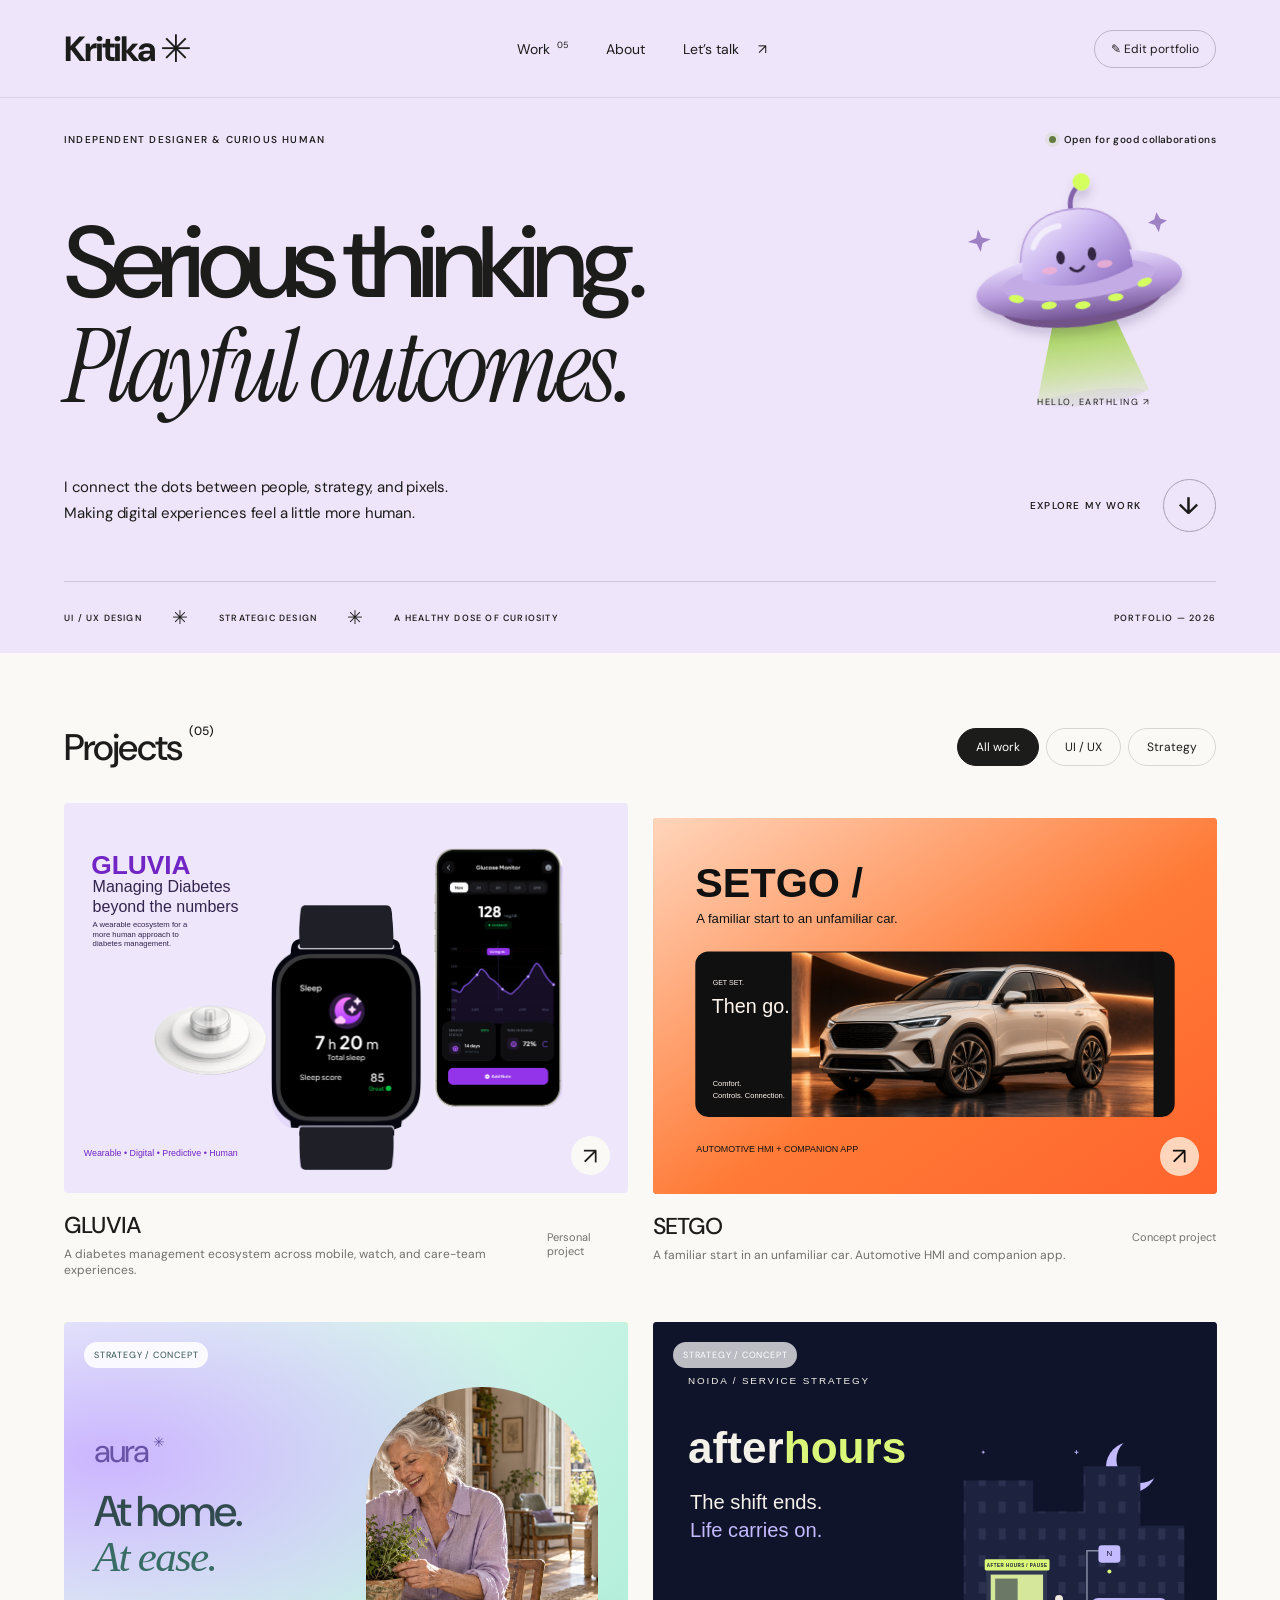
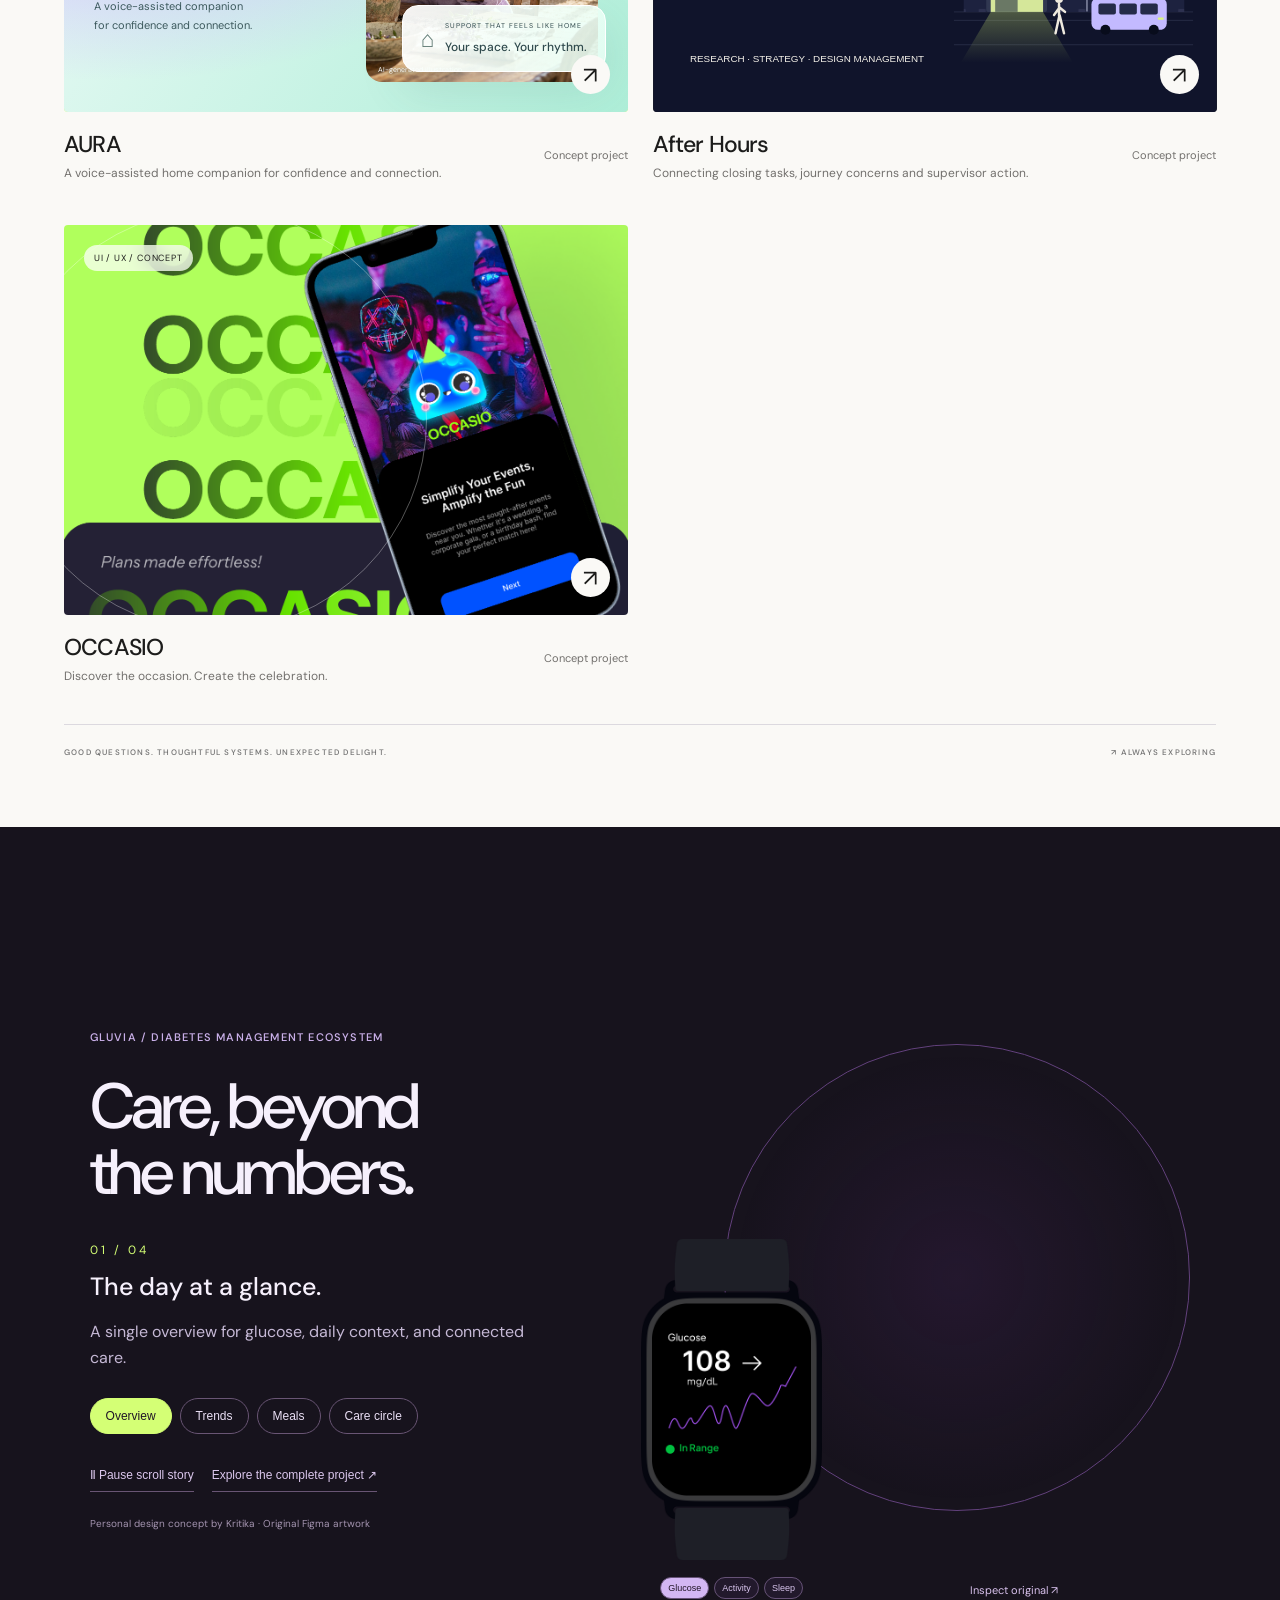
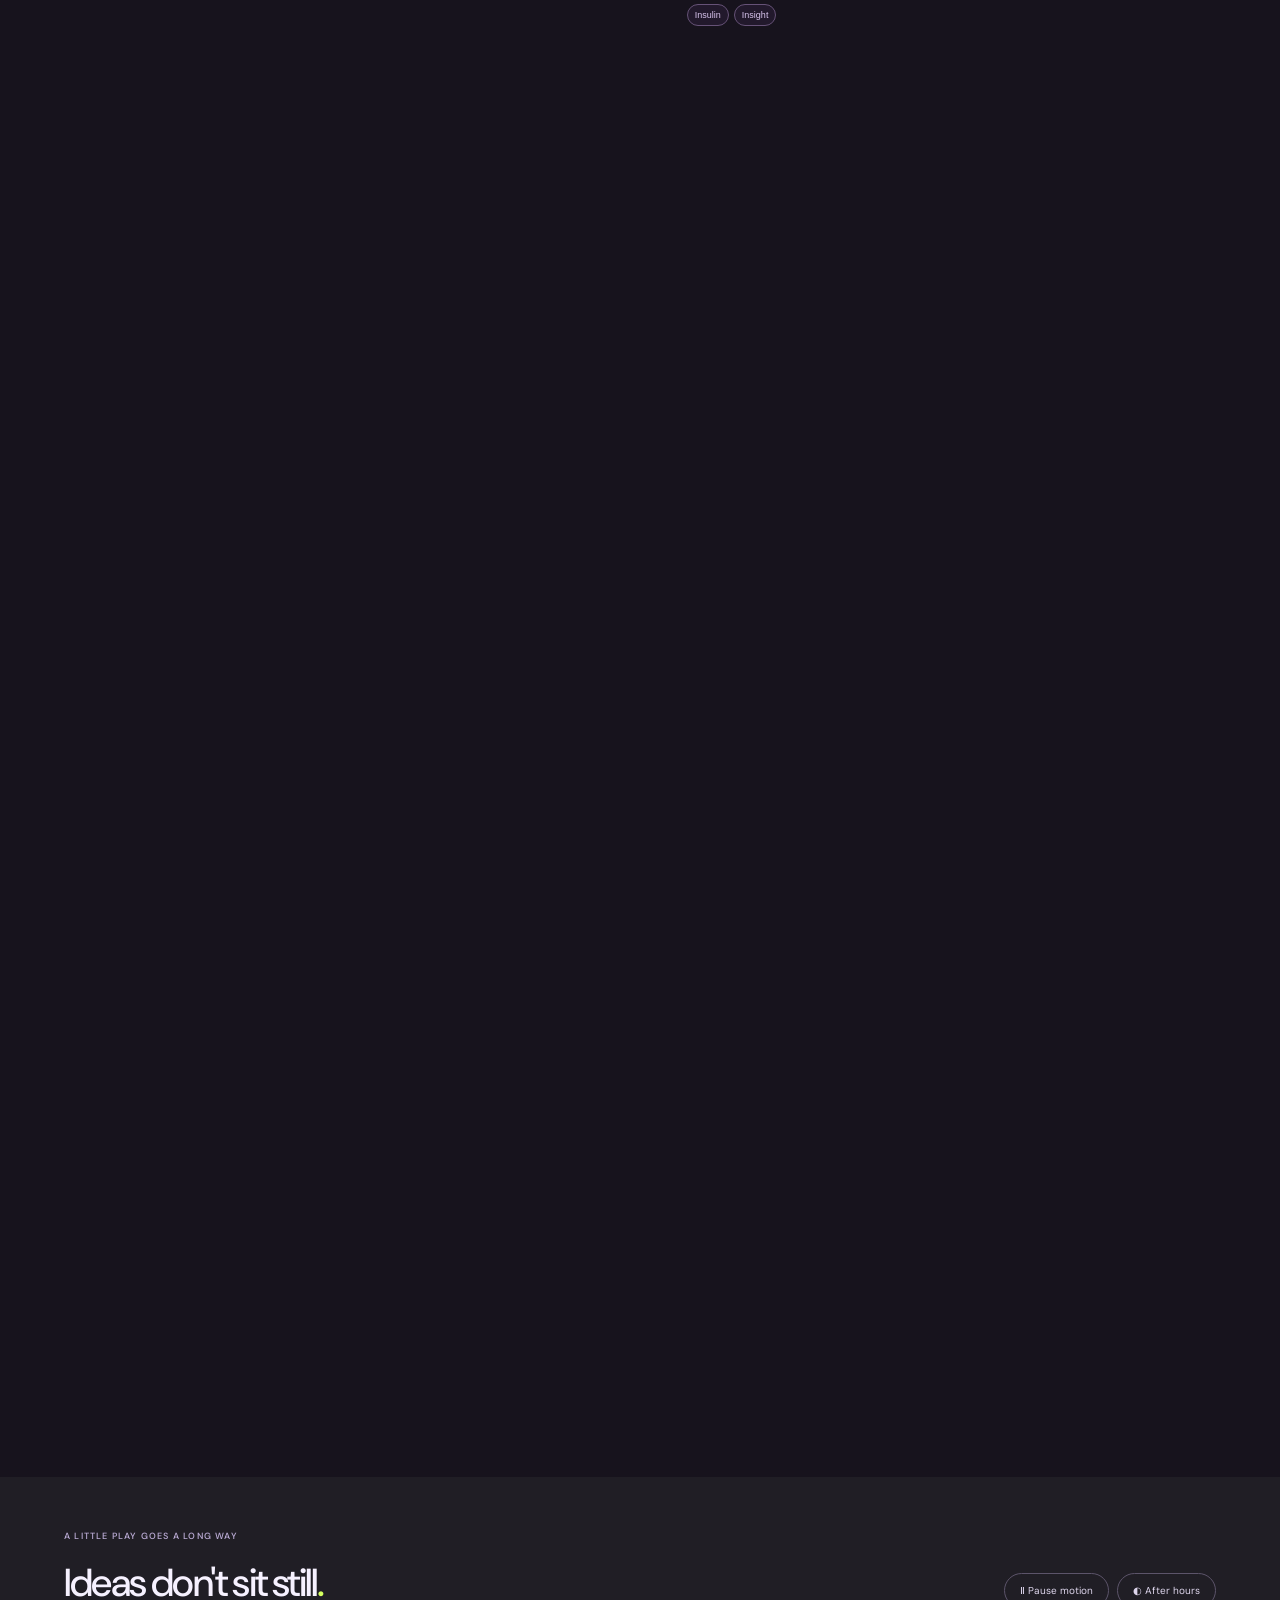
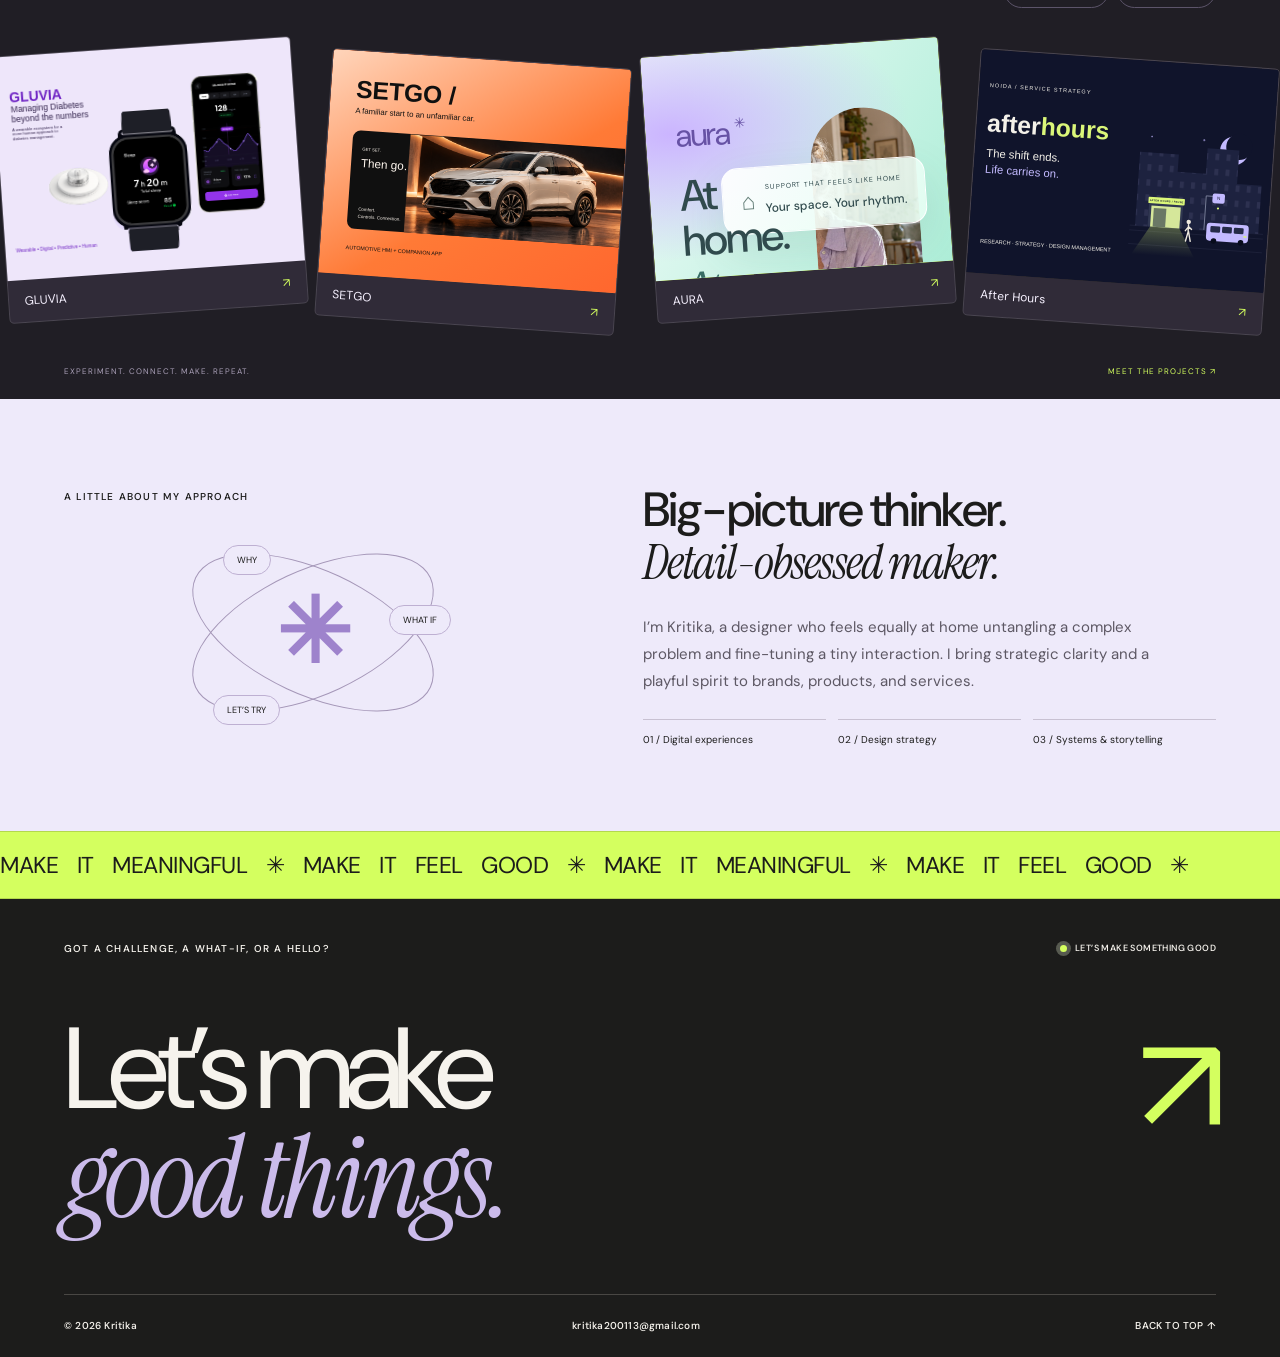
<file: imported/index.html>
<!doctype html>
<html lang="en">
<head><meta charset="utf-8"><meta name="viewport" content="width=device-width,initial-scale=1"><meta name="theme-color" content="#eeeafa"><meta name="description" content="An independent designer working across digital experiences and strategic design."><title>Kritika — Design with a point of view</title><link rel="stylesheet" href="style.css?v=gluvia-cover-20261008"></head>
<body>
<header class="nav"><a class="wordmark" href="#" aria-label="Home"><span id="brand">Kritika</span><span class="brand-star">✳</span></a><nav aria-label="Main navigation"><a href="#work">Work <sup>04</sup></a><a href="#about">About</a><a href="#contact" class="contact-nav">Let’s talk <span>↗</span></a></nav><button class="edit-toggle" id="editToggle" aria-label="Open portfolio editor">✎ <span>Edit portfolio</span></button></header>
<main><section class="hero"><div class="hero-top"><span class="eyebrow">INDEPENDENT DESIGNER & CURIOUS HUMAN</span><span class="availability"><i></i><span id="availability">Open for good collaborations</span></span></div><div class="hero-title"><h1><span id="headline1">Serious thinking.</span><br><span class="serif" id="headline2">Playful outcomes.</span></h1><button id="sculpture" class="sculpture ufo" aria-label="Say hello to the little UFO"><svg viewBox="0 0 300 300" aria-hidden="true"><defs><linearGradient id="ufo-glass" x1="0" y1="0" x2=".9" y2="1"><stop stop-color="#f8f3ff"/><stop offset=".5" stop-color="#c9b4ef"/><stop offset="1" stop-color="#9274c4"/></linearGradient><linearGradient id="ufo-body" x1="0" y1="0" x2="0" y2="1"><stop stop-color="#ece3ff"/><stop offset=".55" stop-color="#b79adc"/><stop offset="1" stop-color="#725493"/></linearGradient><linearGradient id="ufo-beam" x1="0" y1="0" x2="0" y2="1"><stop stop-color="#83c51c" stop-opacity=".85"/><stop offset=".65" stop-color="#a1dc32" stop-opacity=".42"/><stop offset="1" stop-color="#a1dc32" stop-opacity=".06"/></linearGradient><filter id="ufo-shadow"><feDropShadow dx="0" dy="8" stdDeviation="5" flood-color="#55426e" flood-opacity=".22"/></filter></defs><g class="ufo-beam"><path d="M121 183 L91 274 Q150 291 209 274 L179 183Z" fill="url(#ufo-beam)"/><ellipse cx="150" cy="275" rx="54" ry="8" fill="#b7a4d9" opacity=".13"/></g><g class="ufo-ship" filter="url(#ufo-shadow)"><path d="M151 82 Q148 62 164 52" fill="none" stroke="#8463ac" stroke-width="5" stroke-linecap="round"/><circle cx="165" cy="50" r="9" fill="#d4ff5f"/><path d="M91 145 Q89 78 150 77 Q211 78 209 145" fill="url(#ufo-glass)" stroke="#b79cd9" stroke-width="1.5"/><path d="M107 113 Q117 92 140 92" stroke="#fff" stroke-opacity=".7" stroke-width="7" fill="none" stroke-linecap="round"/><ellipse cx="150" cy="168" rx="88" ry="32" fill="#715389"/><ellipse cx="150" cy="156" rx="108" ry="35" fill="url(#ufo-body)"/><ellipse cx="150" cy="151" rx="80" ry="20" fill="#c3ace5"/><path d="M92 144 Q94 79 150 79 Q206 79 208 144 Q150 169 92 144" fill="url(#ufo-glass)"/><path d="M107 112 Q116 94 136 93" stroke="#fff" stroke-opacity=".6" stroke-width="6" fill="none" stroke-linecap="round"/><g class="ufo-eyes" fill="#362645"><ellipse cx="134" cy="126" rx="4.5" ry="7"/><ellipse cx="167" cy="126" rx="4.5" ry="7"/></g><ellipse cx="121" cy="138" rx="8" ry="4" fill="#f2b2d3" opacity=".8"/><ellipse cx="179" cy="138" rx="8" ry="4" fill="#f2b2d3" opacity=".8"/><path d="M143 138 Q150 146 157 138" fill="none" stroke="#362645" stroke-width="3" stroke-linecap="round"/><g fill="#d4ff5f" class="ufo-lights"><ellipse cx="83" cy="163" rx="8" ry="4" transform="rotate(15 83 163)"/><ellipse cx="116" cy="174" rx="8" ry="4"/><ellipse cx="151" cy="178" rx="8" ry="4"/><ellipse cx="186" cy="174" rx="8" ry="4"/><ellipse cx="218" cy="162" rx="8" ry="4" transform="rotate(-15 218 162)"/></g></g><g class="ufo-sparkles" fill="#9e80c5"><path d="M52 86 L55 95 L64 98 L55 101 L52 110 L49 101 L40 98 L49 95Z"/><path d="M239 91 L242 98 L249 101 L242 104 L239 112 L236 104 L229 101 L236 98Z"/></g></svg><span>HELLO, EARTHLING ↗</span></button></div><div class="hero-bottom"><p id="intro">I connect the dots between people, strategy, and pixels.<br>Making digital experiences feel a little more human.</p><a class="round-link" href="#work"><span>EXPLORE MY WORK</span><span class="circle">↓</span></a></div><div class="hero-foot"><span>UI / UX DESIGN</span><span class="tiny-star">✳</span><span>STRATEGIC DESIGN</span><span class="tiny-star">✳</span><span>A HEALTHY DOSE OF CURIOSITY</span><span class="edition">PORTFOLIO — 2026</span></div></section>
<section id="work" class="work section"><div class="section-heading"><h2>Projects<span class="count">(04)</span></h2><div class="filters" role="group" aria-label="Filter projects"><button class="active" data-filter="All">All work</button><button data-filter="UI / UX">UI / UX</button><button data-filter="Strategy">Strategy</button></div></div><div class="projects" id="projects"></div><div class="work-note"><span>GOOD QUESTIONS. THOUGHTFUL SYSTEMS. UNEXPECTED DELIGHT.</span><span>↗ ALWAYS EXPLORING</span></div></section>
<div id="gluvia-motion"></div><section id="hq-motion" aria-label="GLUVIA diabetes management mobile showcase"><div class="hq-sticky"><div class="hq-copy"><span class="eyebrow">GLUVIA / DIABETES MANAGEMENT ECOSYSTEM</span><h2>Care, beyond<br>the numbers.</h2><p class="hq-counter">01 / 04</p><h3>The day at a glance.</h3><p class="hq-scene-desc">A single overview for glucose, daily context, and connected care.</p><div class="hq-scene-tabs" aria-label="Choose a mockup"><button data-hq-scene="0" aria-pressed="true">Overview</button><button data-hq-scene="1" aria-pressed="false">Trends</button><button data-hq-scene="2" aria-pressed="false">Meals</button><button data-hq-scene="3" aria-pressed="false">Care circle</button></div><div class="hq-controls"><button class="hq-pause" aria-pressed="false">Ⅱ Pause scroll story</button><button id="gm-open">Explore the complete project ↗</button></div><small>Personal design concept by Kritika · Original Figma artwork</small></div><div class="hq-device-stage"><div class="hq-aura" aria-hidden="true"></div><button data-hq="1" class="hq-featured" aria-label="Inspect displayed mockup at full resolution"><img src="assets/gluvia/original-01.png" alt="GLUVIA daily overview" decoding="async"><span>Inspect original ↗</span></button></div><div class="hq-progress" aria-hidden="true"></div></div></section>
<section class="motion-lab" aria-label="Projects in motion"><div class="motion-heading"><div><span class="eyebrow">A LITTLE PLAY GOES A LONG WAY</span><h2>Ideas don't sit still<span class="motion-dot">.</span></h2></div><div class="motion-controls"><button id="motionPause" aria-pressed="false">Ⅱ Pause motion</button><button id="paletteToggle" aria-pressed="false">◐ After hours</button></div></div><div class="motion-window"><div class="motion-track" id="motionTrack" aria-hidden="true"></div><div class="motion-caption"><span>EXPERIMENT. CONNECT. MAKE. REPEAT.</span><a href="#work">MEET THE PROJECTS ↗</a></div></div></section>
<section id="about" class="about section"><div class="about-label"><span class="eyebrow">A LITTLE ABOUT MY APPROACH</span><div class="orbit-art" aria-hidden="true"><span>WHY</span><span>WHAT IF</span><span>LET’S TRY</span><b>✳</b></div></div><div><h2>Big-picture thinker.<br><em>Detail-obsessed maker.</em></h2><p id="aboutText">I’m Kritika, a designer who feels equally at home untangling a complex problem and fine-tuning a tiny interaction. I bring strategic clarity and a playful spirit to brands, products, and services.</p><div class="services"><span>01 / Digital experiences</span><span>02 / Design strategy</span><span>03 / Systems & storytelling</span></div></div></section>
<section class="ticker" aria-hidden="true"><div>MAKE IT MEANINGFUL ✳ MAKE IT FEEL GOOD ✳ MAKE IT MEANINGFUL ✳ MAKE IT FEEL GOOD ✳ </div></section>
<footer id="contact" class="section"><div class="footer-top"><span class="eyebrow">GOT A CHALLENGE, A WHAT-IF, OR A HELLO?</span><span class="availability"><i></i>LET’S MAKE SOMETHING GOOD</span></div><a id="emailLink" class="footer-title" href="mailto:kritika200113@gmail.com">Let’s make<br><em>good things.</em><span>↗</span></a><div class="footer-bottom"><span id="copyright">© 2026 Kritika</span><a id="emailText" href="mailto:kritika200113@gmail.com">kritika200113@gmail.com</a><a href="#">BACK TO TOP ↑</a></div></footer></main>
<dialog id="projectDialog"><button class="close" id="closeProject" aria-label="Close project">×</button><div id="projectDetail"></div></dialog>
<div class="editor-shade" id="editorShade" hidden></div><aside class="editor" id="editor" aria-label="Portfolio editor" inert><div class="editor-head"><div><span class="eyebrow">MAKE IT YOURS</span><h2>Portfolio studio<span>✳</span></h2></div><button id="closeEditor" class="icon-button" aria-label="Close editor">×</button></div><p class="editor-intro">Your canvas, your story. Changes are saved in this browser. Download a copy to keep or publish.</p><div class="editor-tabs"><button class="active" data-tab="profile">Profile</button><button data-tab="projects">Projects</button></div><form id="editForm"></form><div class="editor-actions"><button class="primary" id="exportSite">Download website ↗</button><button class="secondary" id="backup">Export content</button><label class="secondary file-label">Import content<input type="file" id="importData" accept="application/json" hidden></label><button class="reset" id="resetData">Reset to sample content</button></div><p class="editor-disclaimer">The starting projects are illustrative concepts. Replace them with your own work before publishing. Local editing is not password-protected.</p></aside><div class="toast" role="status" id="toast"></div>
<script id="portfolio-data" type="application/json">null</script><script src="app.js?v=gluvia-cover-20261008"></script>
<script src="bridge.js"></script></body></html>
</file>
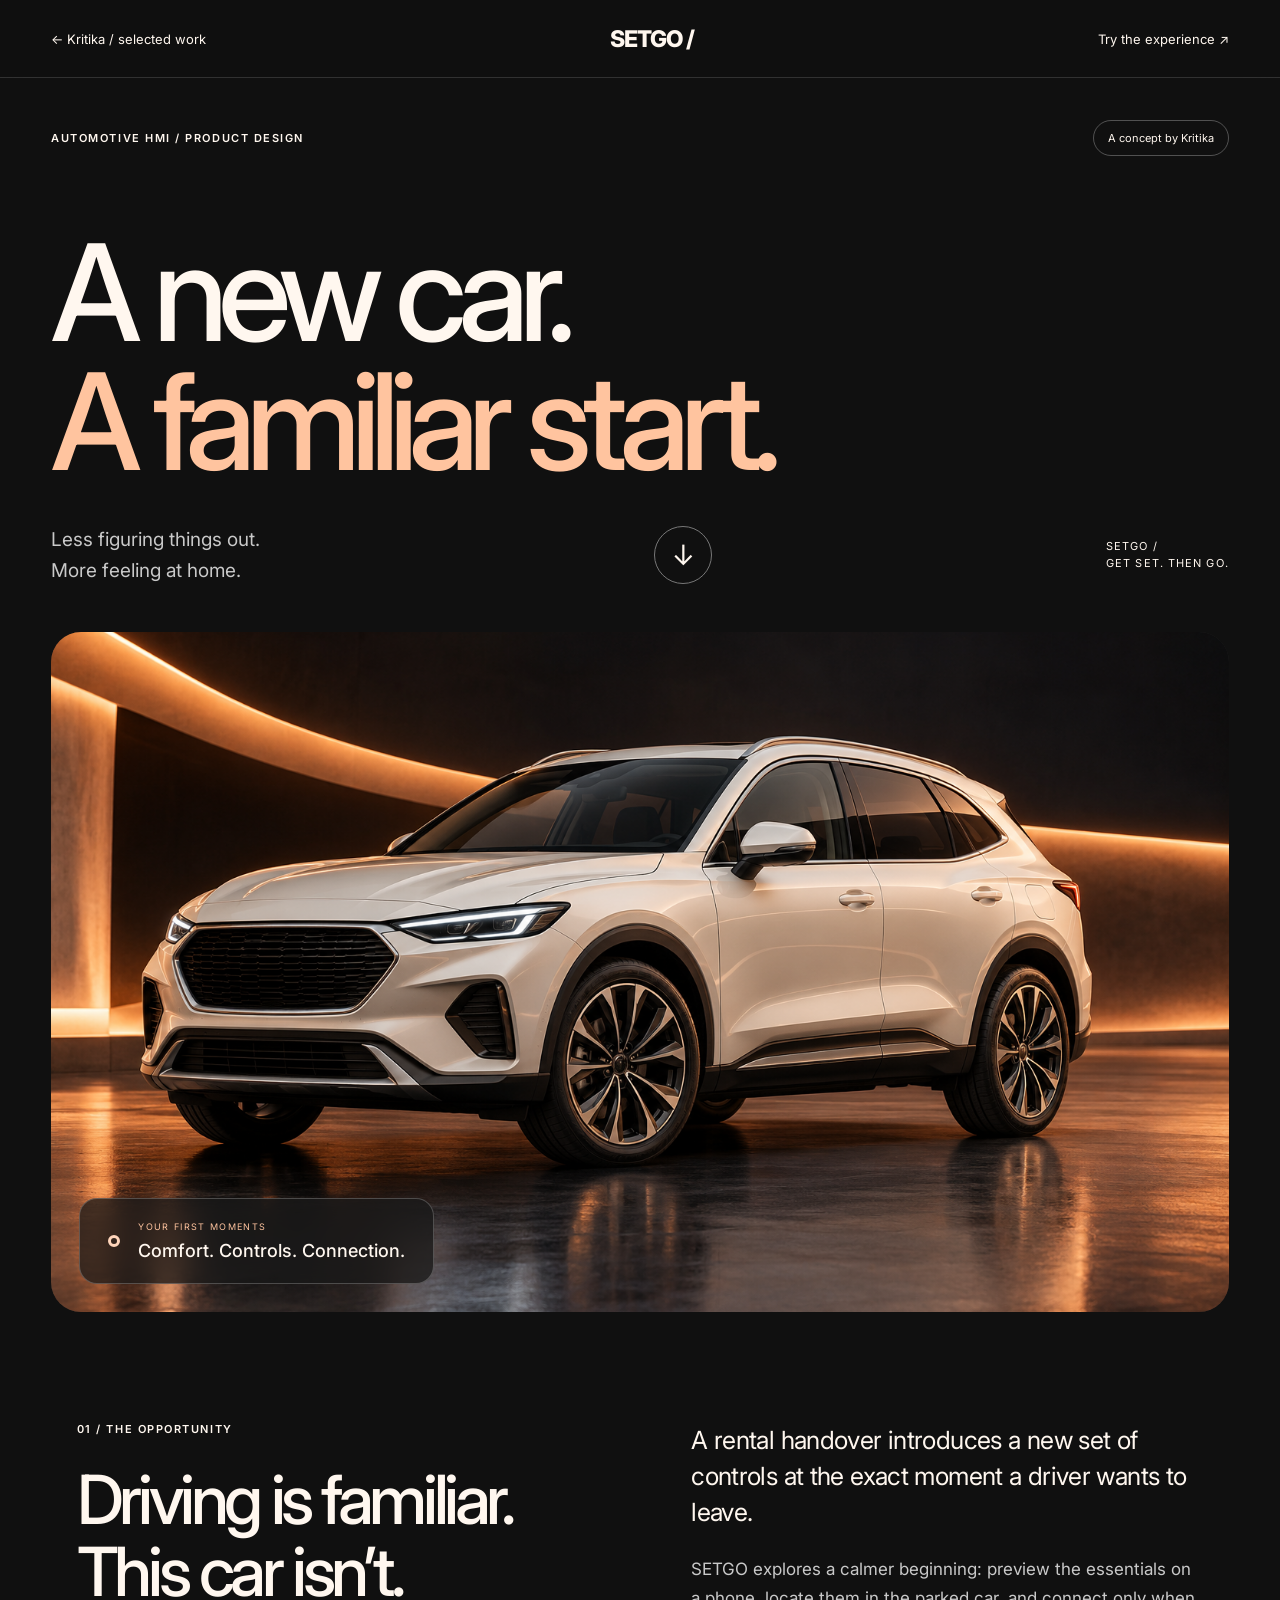
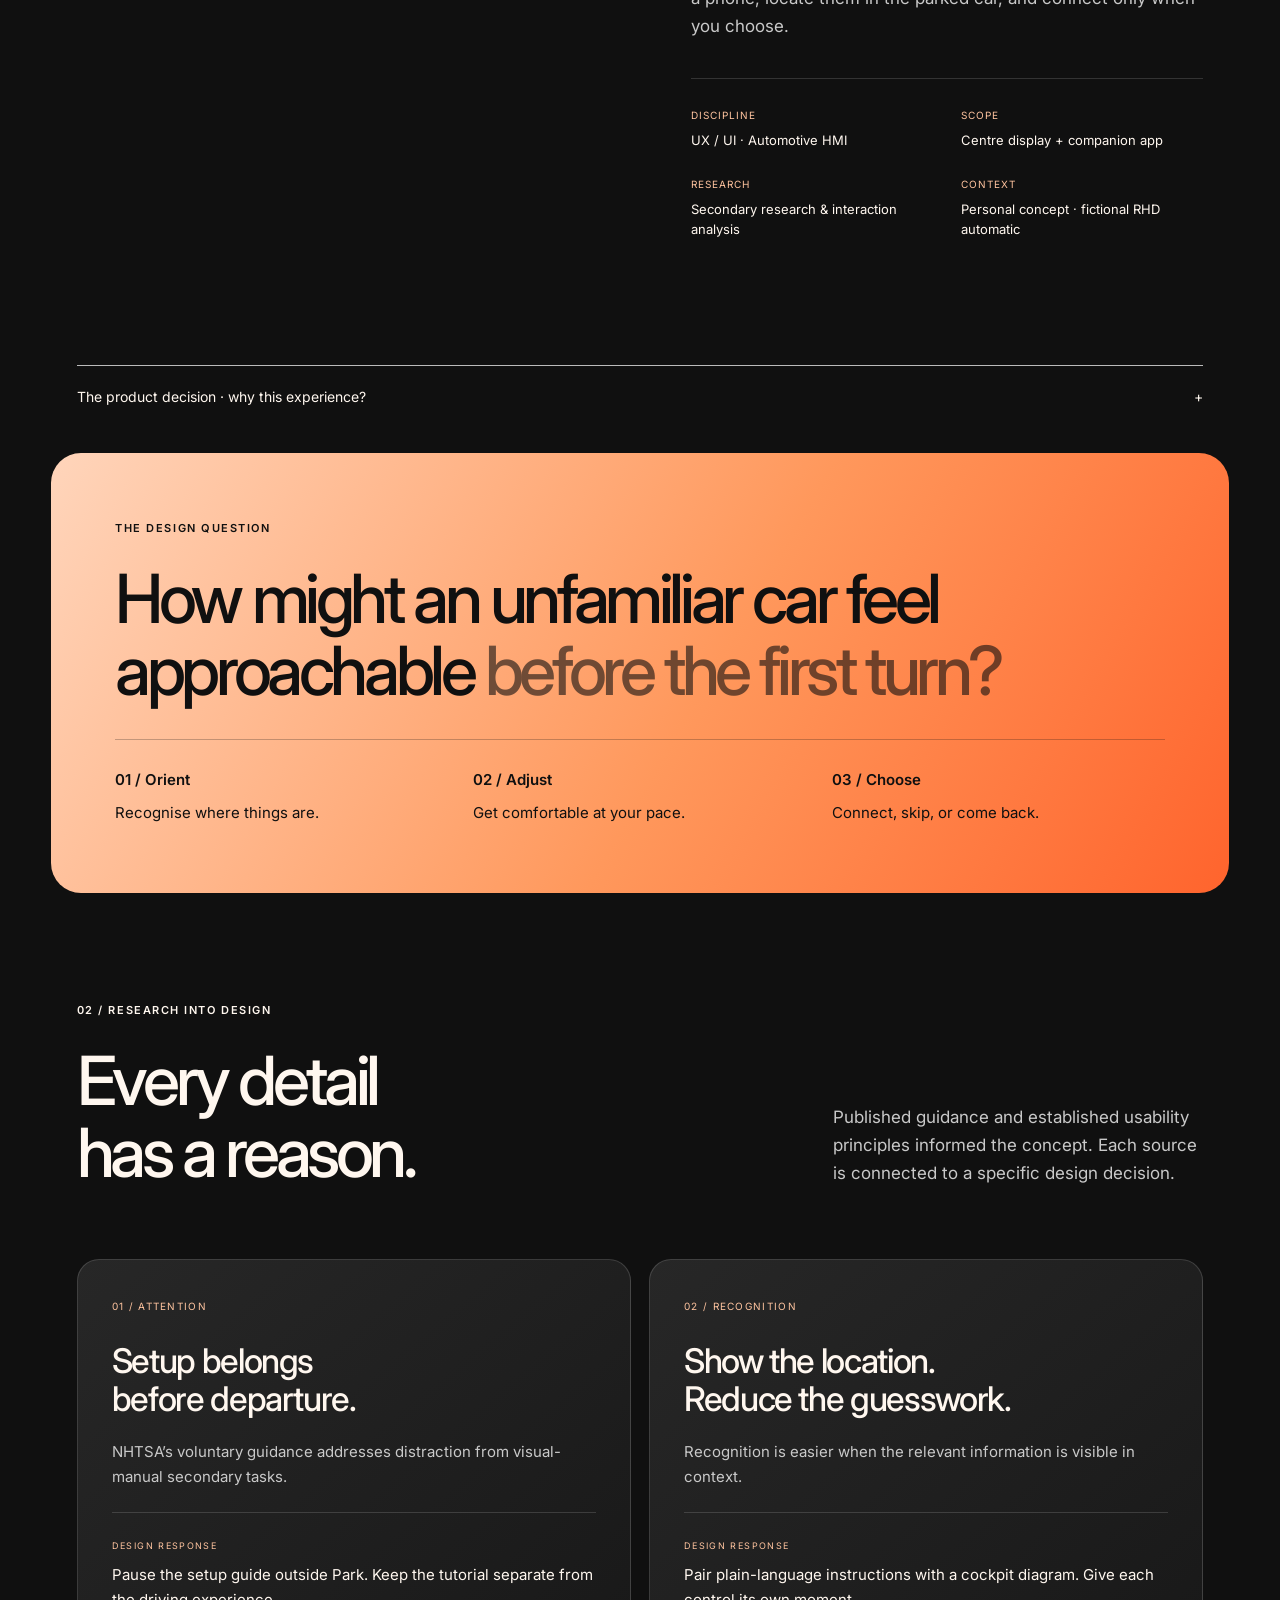
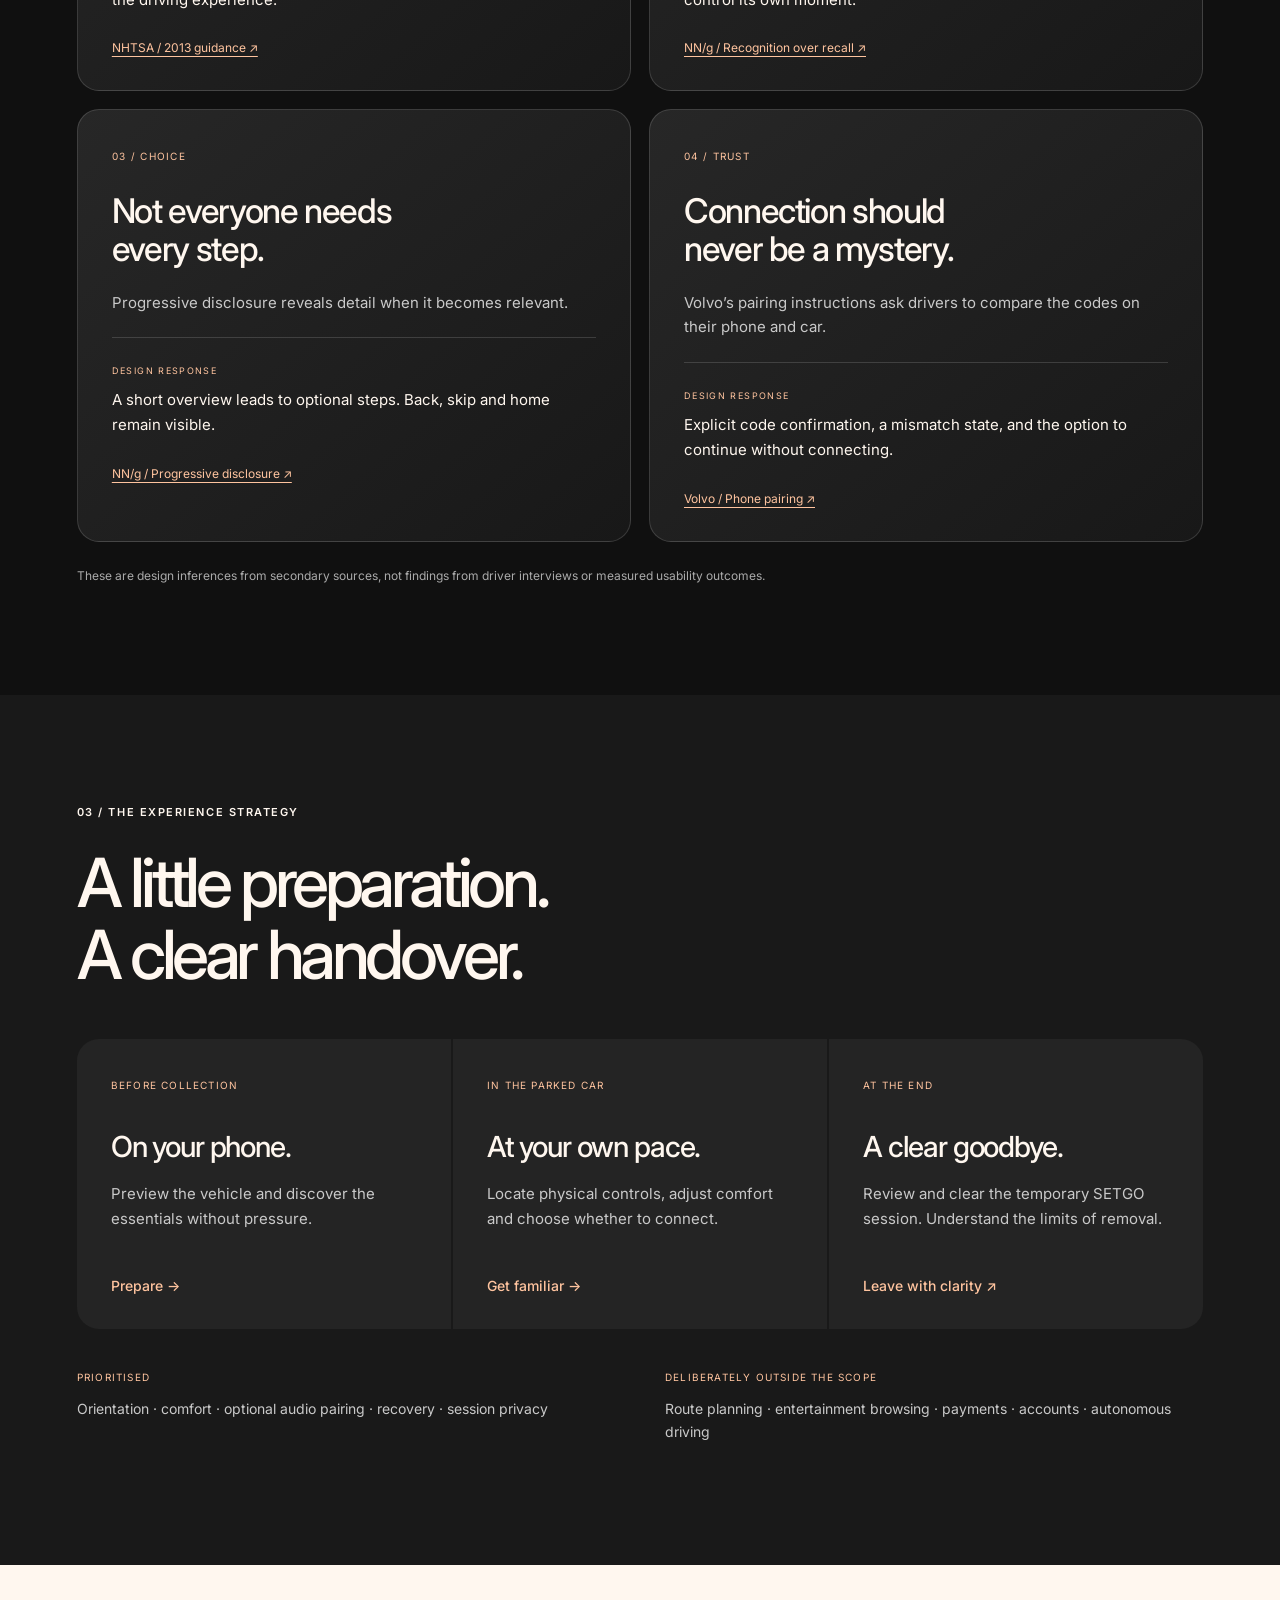
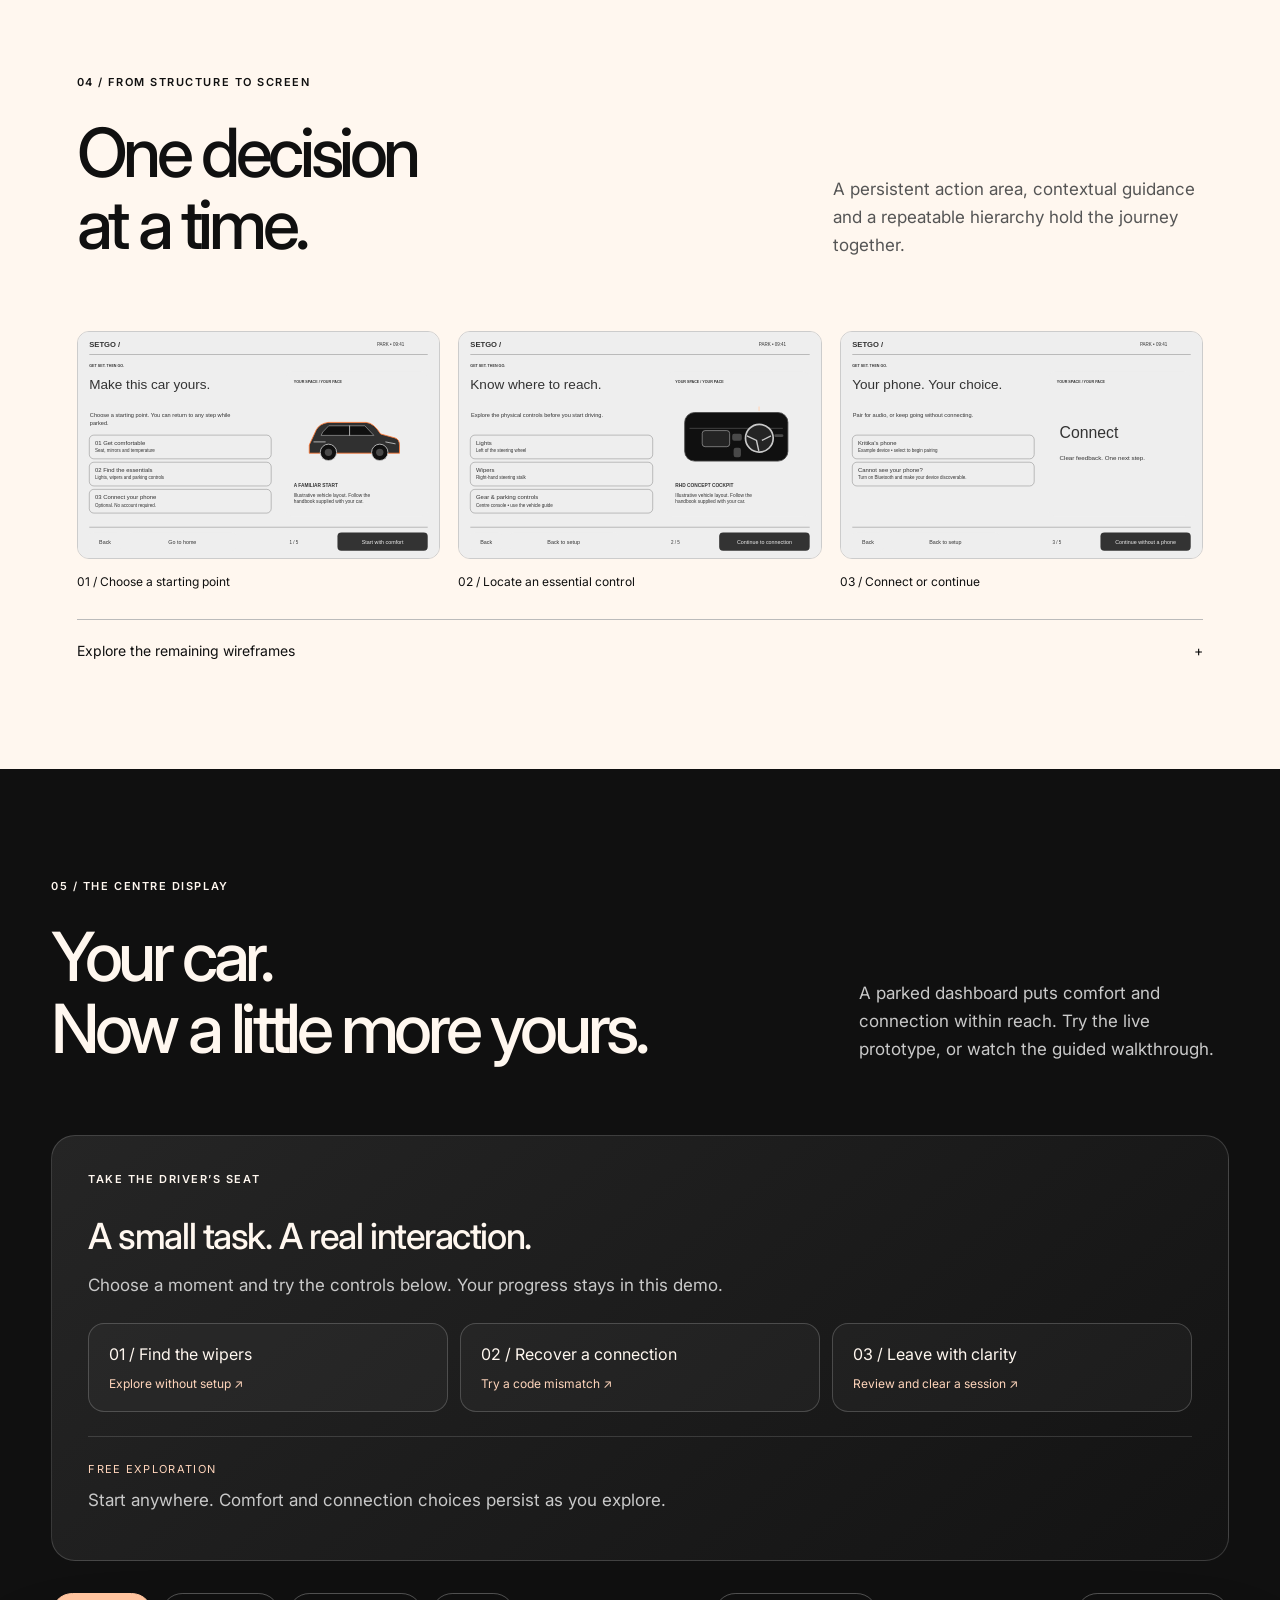
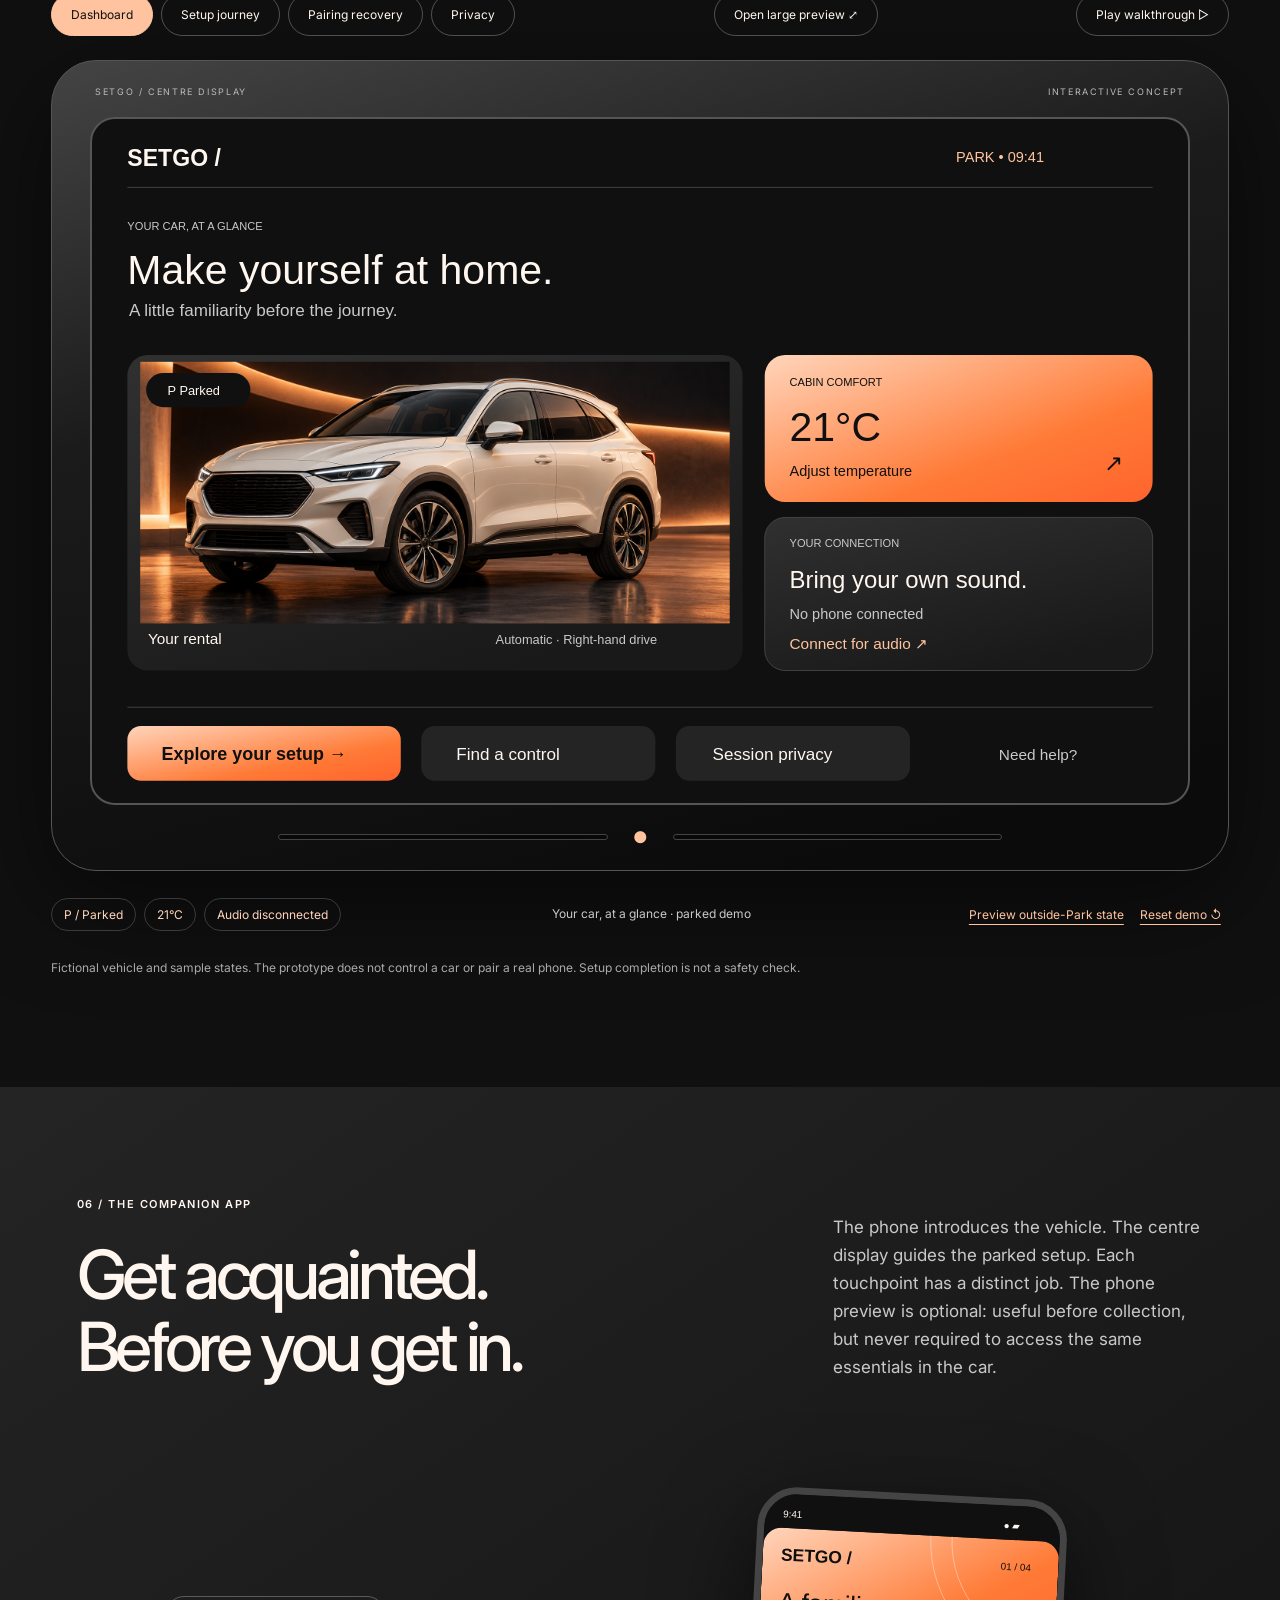
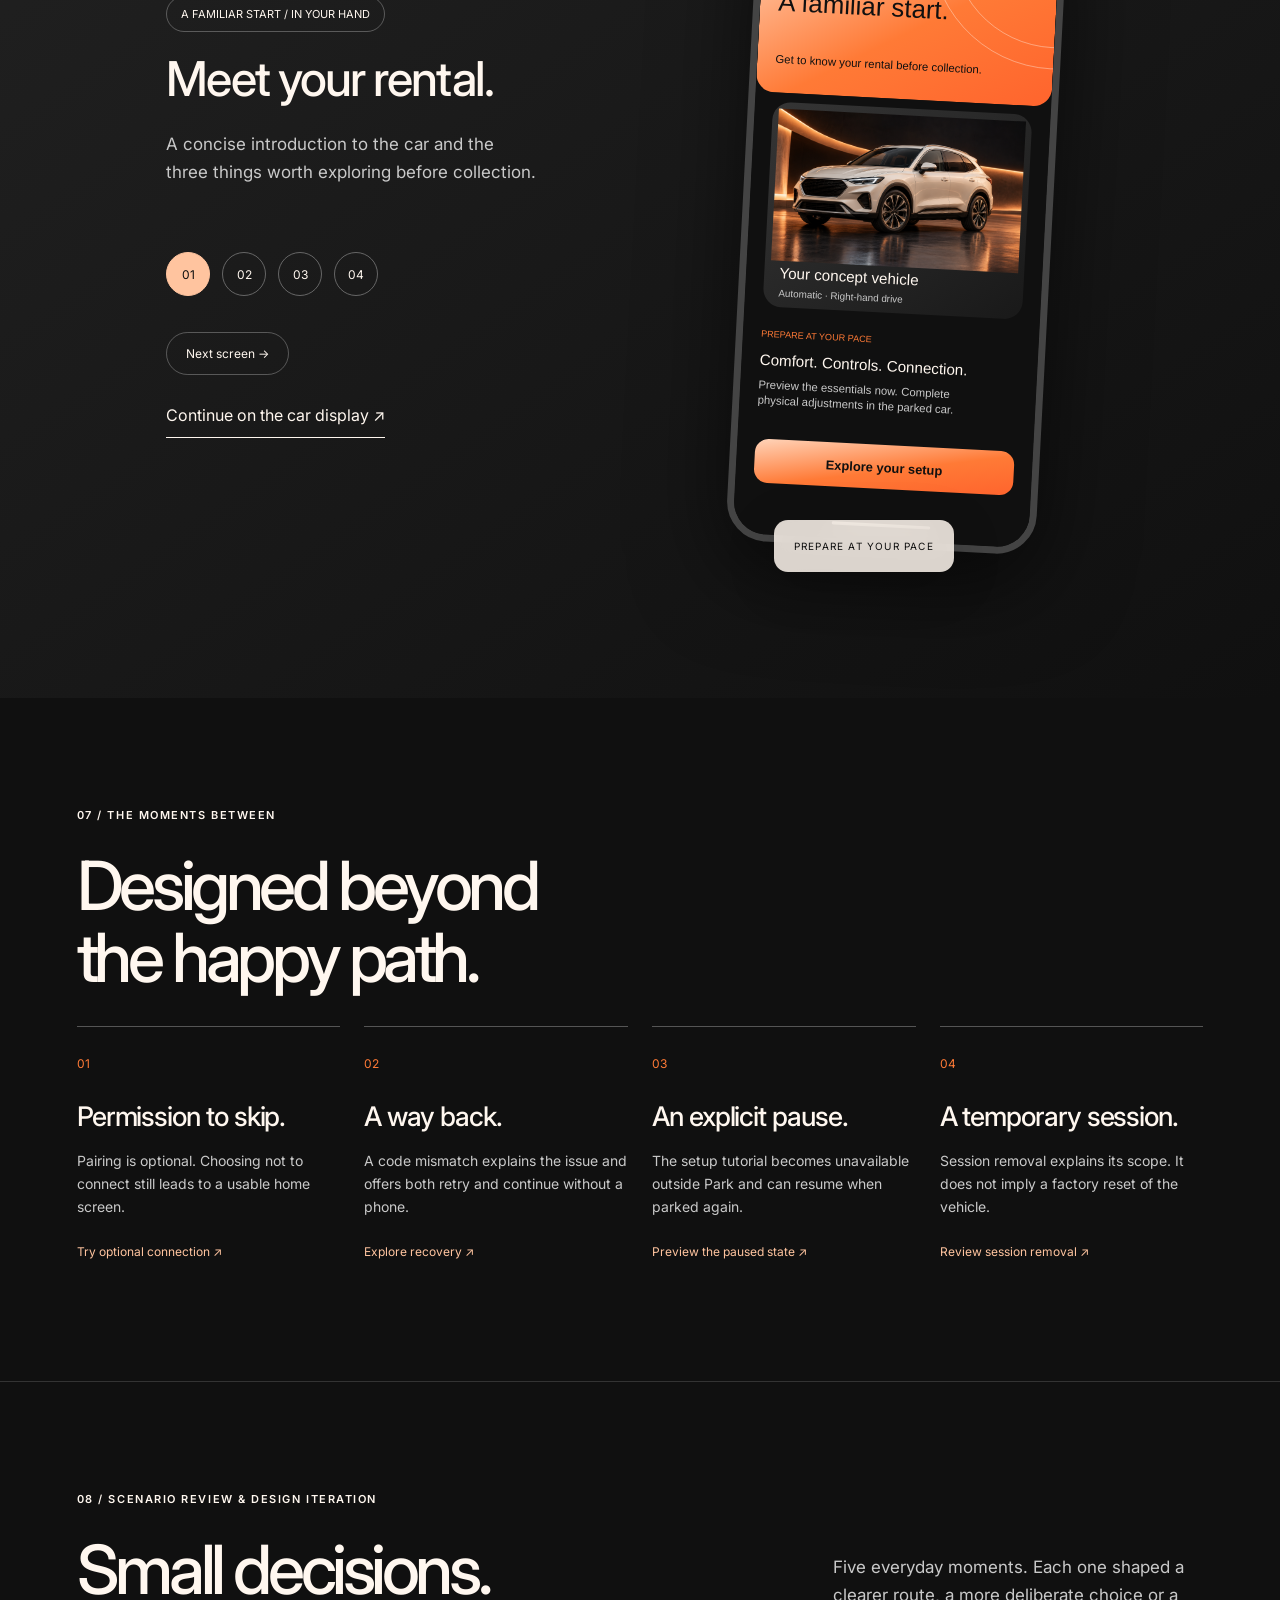
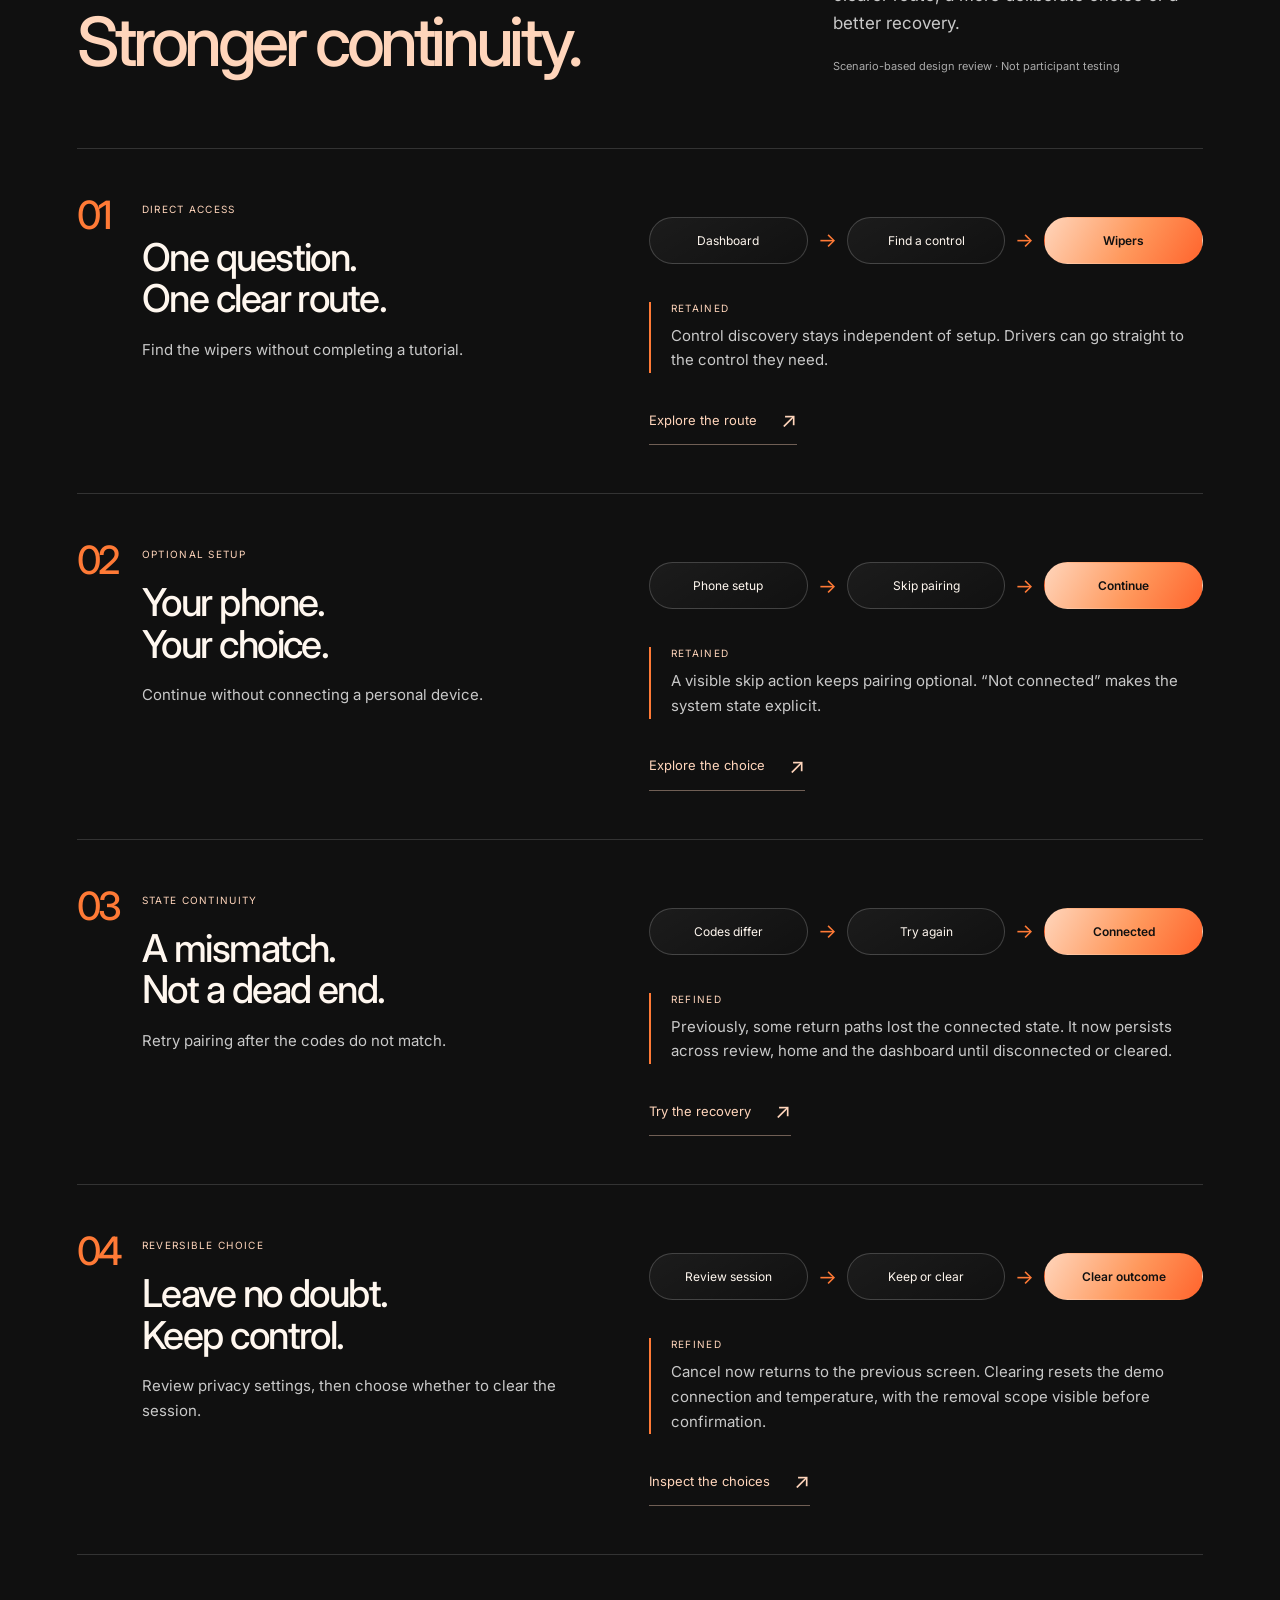
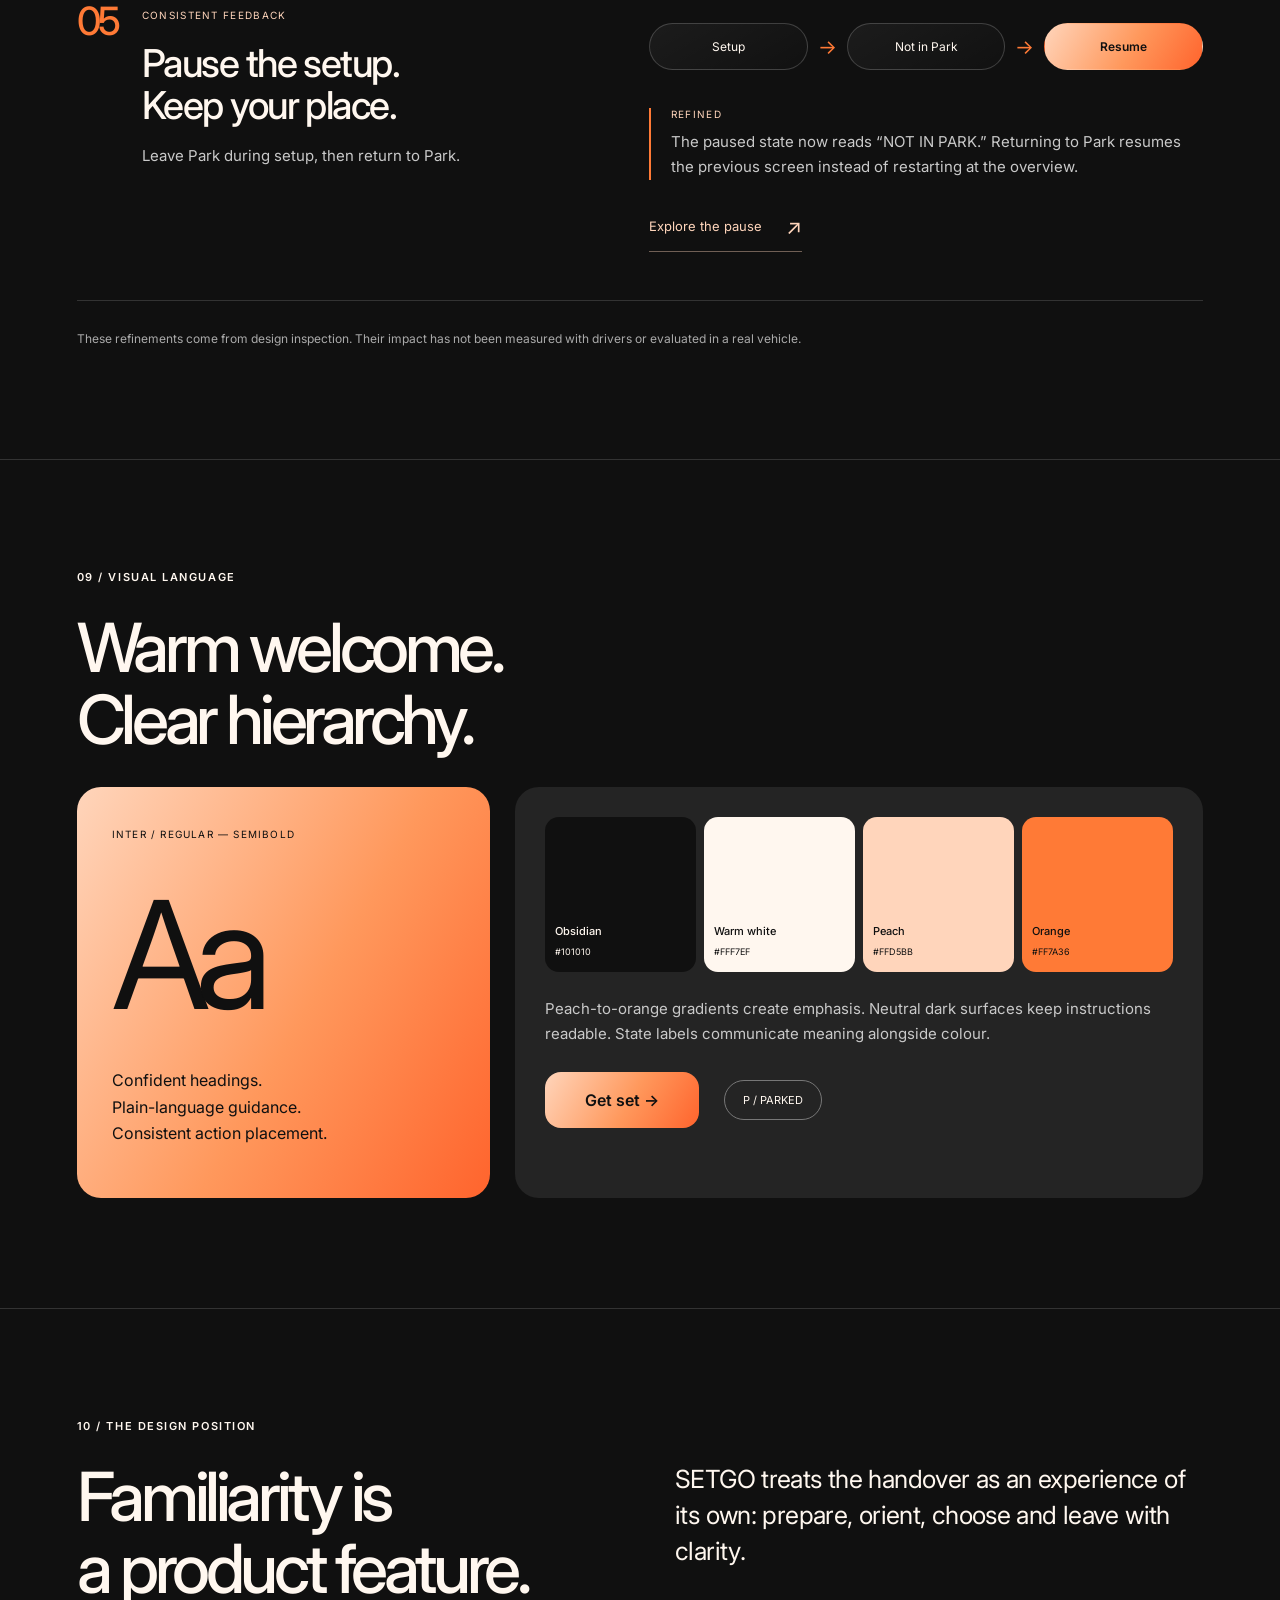
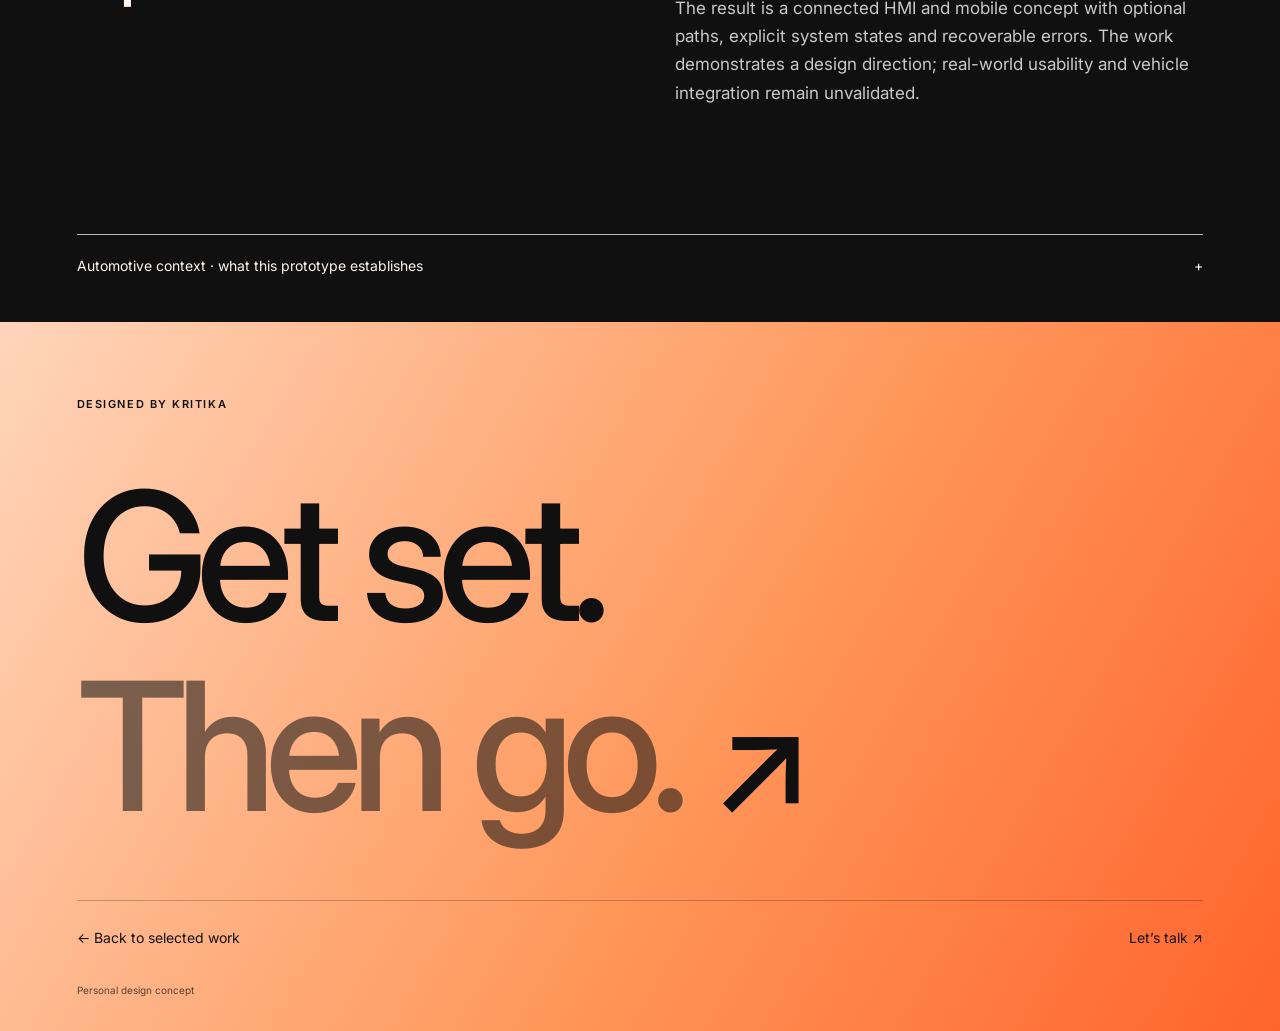
<file: setgo/index.html>
<!doctype html>
<html lang="en"><head><meta charset="utf-8"><meta name="viewport" content="width=device-width, initial-scale=1"><meta name="theme-color" content="#101010"><meta name="description" content="SETGO by Kritika — an automotive HMI and companion app concept for a familiar start in an unfamiliar rental car."><title>SETGO — A familiar start · Kritika</title><link rel="stylesheet" href="case.css?v=interactive-20261018b"></head>
<body><a class="skip" href="#main">Skip to case study</a><header class="nav"><a href="../#work" class="back">← Kritika / selected work</a><a class="wordmark" href="#main">SETGO /</a><a href="#experience">Try the experience ↗</a></header>
<main id="main">
<section class="hero"><div class="hero-top"><span class="eyebrow">AUTOMOTIVE HMI / PRODUCT DESIGN</span><span class="pill">A concept by Kritika</span></div><h1>A new car.<br><span>A familiar start.</span></h1><div class="hero-bottom"><p>Less figuring things out.<br>More feeling at home.</p><a class="round" href="#story" aria-label="Read the story">↓</a><span>SETGO /<br>GET SET. THEN GO.</span></div><div class="hero-image"><img src="car-hero.png" alt="Illustrative pearl-white rental car in a studio" fetchpriority="high"><div class="glass hero-glass"><span class="status-dot"></span><div><small>YOUR FIRST MOMENTS</small><strong>Comfort. Controls. Connection.</strong></div></div></div></section>
<section class="section intro" id="story"><div><span class="eyebrow">01 / THE OPPORTUNITY</span><h2>Driving is familiar.<br>This car isn’t.</h2></div><div><p class="lead">A rental handover introduces a new set of controls at the exact moment a driver wants to leave.</p><p>SETGO explores a calmer beginning: preview the essentials on a phone, locate them in the parked car, and connect only when you choose.</p><dl class="facts"><div><dt>Discipline</dt><dd>UX / UI · Automotive HMI</dd></div><div><dt>Scope</dt><dd>Centre display + companion app</dd></div><div><dt>Research</dt><dd>Secondary research & interaction analysis</dd></div><div><dt>Context</dt><dd>Personal concept · fictional RHD automatic</dd></div></dl></div></section>
<details class="more-wire decision-depth"><summary>The product decision · why this experience?<span>+</span></summary><div class="decision-columns"><article><span class="eyebrow">THE WORKING HYPOTHESIS</span><h3>Familiar driving. Unfamiliar controls.</h3><p>The target situation is a first-time renter collecting an unfamiliar car and wanting to locate essential controls before departure. The hypothesis is that a short, contextual guide can reduce uncertainty at handover. How common this need is, and whether SETGO improves it, have not been established through driver research.</p></article><article><span class="eyebrow">THE ALTERNATIVES</span><h3>Support the handover. Don’t replace it.</h3><p>A rental agent can answer individual questions, but that explanation may be difficult to recall later. A handbook offers depth; an in-car guide offers immediate context. SETGO prioritises the in-car guide and retains help as an alternative. The phone preview adds value only when a renter wants to prepare before collection.</p></article><article><span class="eyebrow">THE SCOPE DECISION</span><h3>No app required to begin.</h3><p>The companion is an optional preview, not a mandatory download or account. Every essential step remains available in the parked car. The concept does not assume pairing or saved preferences transfer from the phone: the driver confirms choices in the vehicle.</p></article></div></details><section class="statement"><span class="eyebrow">THE DESIGN QUESTION</span><h2>How might an unfamiliar car feel approachable <em>before the first turn?</em></h2><div class="three"><p><b>01 / Orient</b>Recognise where things are.</p><p><b>02 / Adjust</b>Get comfortable at your pace.</p><p><b>03 / Choose</b>Connect, skip, or come back.</p></div></section>
<section class="section" id="research"><div class="section-heading"><div><span class="eyebrow">02 / RESEARCH INTO DESIGN</span><h2>Every detail<br>has a reason.</h2></div><p>Published guidance and established usability principles informed the concept. Each source is connected to a specific design decision.</p></div><div class="evidence-grid">
<article class="evidence"><span>01 / ATTENTION</span><h3>Setup belongs<br>before departure.</h3><p>NHTSA’s voluntary guidance addresses distraction from visual-manual secondary tasks.</p><div class="decision"><small>DESIGN RESPONSE</small><p>Pause the setup guide outside Park. Keep the tutorial separate from the driving experience.</p></div><a href="https://www.transportation.gov/regulations/federal-register-documents/2013-09883" target="_blank" rel="noopener">NHTSA / 2013 guidance ↗</a></article>
<article class="evidence"><span>02 / RECOGNITION</span><h3>Show the location.<br>Reduce the guesswork.</h3><p>Recognition is easier when the relevant information is visible in context.</p><div class="decision"><small>DESIGN RESPONSE</small><p>Pair plain-language instructions with a cockpit diagram. Give each control its own moment.</p></div><a href="https://www.nngroup.com/articles/recognition-and-recall/" target="_blank" rel="noopener">NN/g / Recognition over recall ↗</a></article>
<article class="evidence"><span>03 / CHOICE</span><h3>Not everyone needs<br>every step.</h3><p>Progressive disclosure reveals detail when it becomes relevant.</p><div class="decision"><small>DESIGN RESPONSE</small><p>A short overview leads to optional steps. Back, skip and home remain visible.</p></div><a href="https://www.nngroup.com/articles/progressive-disclosure/" target="_blank" rel="noopener">NN/g / Progressive disclosure ↗</a></article>
<article class="evidence"><span>04 / TRUST</span><h3>Connection should<br>never be a mystery.</h3><p>Volvo’s pairing instructions ask drivers to compare the codes on their phone and car.</p><div class="decision"><small>DESIGN RESPONSE</small><p>Explicit code confirmation, a mismatch state, and the option to continue without connecting.</p></div><a href="https://www.volvocars.com/en-ca/support/car/s60/15w17/article/972e2fdaaa9f5377c0a801e80006d800/0a2dcab5aaa41e36c0a801e800ea30a7/1ceff822465a4172c0a801516e842eb2/" target="_blank" rel="noopener">Volvo / Phone pairing ↗</a></article></div><p class="footnote">These are design inferences from secondary sources, not findings from driver interviews or measured usability outcomes.</p></section>
<section class="section architecture"><span class="eyebrow">03 / THE EXPERIENCE STRATEGY</span><h2>A little preparation.<br>A clear handover.</h2><div class="journey"><article><span>BEFORE COLLECTION</span><h3>On your phone.</h3><p>Preview the vehicle and discover the essentials without pressure.</p><b>Prepare →</b></article><article><span>IN THE PARKED CAR</span><h3>At your own pace.</h3><p>Locate physical controls, adjust comfort and choose whether to connect.</p><b>Get familiar →</b></article><article><span>AT THE END</span><h3>A clear goodbye.</h3><p>Review and clear the temporary SETGO session. Understand the limits of removal.</p><b>Leave with clarity ↗</b></article></div><div class="scope"><div><small>PRIORITISED</small><p>Orientation · comfort · optional audio pairing · recovery · session privacy</p></div><div><small>DELIBERATELY OUTSIDE THE SCOPE</small><p>Route planning · entertainment browsing · payments · accounts · autonomous driving</p></div></div></section>
<section class="section wire-section"><div class="section-heading"><div><span class="eyebrow">04 / FROM STRUCTURE TO SCREEN</span><h2>One decision<br>at a time.</h2></div><p>A persistent action area, contextual guidance and a repeatable hierarchy hold the journey together.</p></div><div class="wire-grid"><figure><img src="wireframes/overview.svg" alt="Overview wireframe with three starting points" loading="lazy"><figcaption>01 / Choose a starting point</figcaption></figure><figure><img src="wireframes/controls.svg" alt="Control guide wireframe with diagram beside instructions" loading="lazy"><figcaption>02 / Locate an essential control</figcaption></figure><figure><img src="wireframes/phone.svg" alt="Optional phone connection wireframe" loading="lazy"><figcaption>03 / Connect or continue</figcaption></figure></div><details class="more-wire"><summary>Explore the remaining wireframes <span>+</span></summary><div class="wire-grid"><figure><img src="wireframes/welcome.svg" alt="Welcome wireframe" loading="lazy"><figcaption>Welcome</figcaption></figure><figure><img src="wireframes/seat.svg" alt="Comfort wireframe" loading="lazy"><figcaption>Comfort</figcaption></figure><figure><img src="wireframes/review.svg" alt="Review wireframe" loading="lazy"><figcaption>Review</figcaption></figure></div></details></section>
<section class="section experience" id="experience"><div class="section-heading"><div><span class="eyebrow">05 / THE CENTRE DISPLAY</span><h2>Your car.<br>Now a little more yours.</h2></div><p>A parked dashboard puts comfort and connection within reach. Try the live prototype, or watch the guided walkthrough.</p></div><div class="scenario-lab"><div><span class="eyebrow">TAKE THE DRIVER’S SEAT</span><h3>A small task. A real interaction.</h3><p>Choose a moment and try the controls below. Your progress stays in this demo.</p></div><div class="scenario-choices" role="group" aria-label="Choose a guided scenario"><button data-task="find" aria-pressed="false">01 / Find the wipers <span>Explore without setup ↗</span></button><button data-task="pair" aria-pressed="false">02 / Recover a connection <span>Try a code mismatch ↗</span></button><button data-task="clear" aria-pressed="false">03 / Leave with clarity <span>Review and clear a session ↗</span></button></div><div class="task-feedback" role="status" aria-live="polite"><span id="task-label">FREE EXPLORATION</span><p id="task-instruction">Start anywhere. Comfort and connection choices persist as you explore.</p><button id="task-exit" hidden>End scenario ×</button></div></div><div class="demo-toolbar"><div class="demo-tabs" role="group" aria-label="Demo starting point"><button data-screen="dashboard" aria-pressed="true">Dashboard</button><button data-screen="welcome" aria-pressed="false">Setup journey</button><button data-screen="pairerror" aria-pressed="false">Pairing recovery</button><button data-screen="privacy" aria-pressed="false">Privacy</button></div><button id="expand" class="outline">Open large preview ⤢</button><button id="play" class="outline" aria-pressed="false">Play walkthrough ▷</button></div><div class="cockpit"><div class="dashboard-label"><span>SETGO / CENTRE DISPLAY</span><span>INTERACTIVE CONCEPT</span></div><div id="hmi" class="hmi" aria-label="Interactive parked vehicle setup"></div><div class="vent"><i></i><span>●</span><i></i></div></div><div class="demo-footer"><div class="session-state" aria-label="Current demo settings"><span id="state-park">P / Parked</span><span id="state-temp">21°C</span><span id="state-phone">Audio disconnected</span></div><p id="screen-status" role="status">Dashboard · parked demo</p><div><button class="text-button" id="park">Preview outside-Park state</button><button class="text-button" id="restart">Reset demo ↺</button></div></div><p class="footnote">Fictional vehicle and sample states. The prototype does not control a car or pair a real phone. Setup completion is not a safety check.</p></section>
<section class="section phone-section"><div class="section-heading"><div><span class="eyebrow">06 / THE COMPANION APP</span><h2>Get acquainted.<br>Before you get in.</h2></div><p>The phone introduces the vehicle. The centre display guides the parked setup. Each touchpoint has a distinct job. The phone preview is optional: useful before collection, but never required to access the same essentials in the car.</p></div><div class="phone-stage"><div class="phone-copy"><span class="pill">A FAMILIAR START / IN YOUR HAND</span><h3 id="phone-title">Meet your rental.</h3><p id="phone-caption">A concise introduction to the car and the three things worth exploring before collection.</p><div class="phone-stepper" role="group" aria-label="Companion app screens"><button data-phone="0" aria-pressed="true">01</button><button data-phone="1" aria-pressed="false">02</button><button data-phone="2" aria-pressed="false">03</button><button data-phone="3" aria-pressed="false">04</button></div><button class="outline" id="phone-next">Next screen →</button><button class="phone-handover" data-jump="overview">Continue on the car display ↗</button></div><div class="phone-wrap"><div class="phone-device"><img id="phone-image" src="companion/01-discover.svg" alt="SETGO mobile welcome screen" loading="lazy"></div><span class="floating-label">PREPARE AT YOUR PACE</span></div></div></section>
<section class="section details-section"><span class="eyebrow">07 / THE MOMENTS BETWEEN</span><h2>Designed beyond<br>the happy path.</h2><div class="edge-grid"><article><span class="number">01</span><h3>Permission to skip.</h3><p>Pairing is optional. Choosing not to connect still leads to a usable home screen.</p><button data-jump="phone">Try optional connection ↗</button></article><article><span class="number">02</span><h3>A way back.</h3><p>A code mismatch explains the issue and offers both retry and continue without a phone.</p><button data-jump="pairerror">Explore recovery ↗</button></article><article><span class="number">03</span><h3>An explicit pause.</h3><p>The setup tutorial becomes unavailable outside Park and can resume when parked again.</p><button data-jump="locked">Preview the paused state ↗</button></article><article><span class="number">04</span><h3>A temporary session.</h3><p>Session removal explains its scope. It does not imply a factory reset of the vehicle.</p><button data-jump="privacy">Review session removal ↗</button></article></div></section>

<section class="section scenario-review" id="scenario-review"><div class="section-heading"><div><span class="eyebrow">08 / SCENARIO REVIEW &amp; DESIGN ITERATION</span><h2>Small decisions.<br><em>Stronger continuity.</em></h2></div><p>Five everyday moments. Each one shaped a clearer route, a more deliberate choice or a better recovery.<br><small>Scenario-based design review · Not participant testing</small></p></div><div class="review-stories"><article class="review-story"><div class="review-story-title"><span class="review-number">01</span><span class="review-tag">DIRECT ACCESS</span><h3>One question.<br>One clear route.</h3><p>Find the wipers without completing a tutorial.</p></div><div class="review-story-detail"><div class="review-flow" aria-label="Scenario flow"><span class="review-step">Dashboard</span><span class="review-flow-arrow" aria-hidden="true">→</span><span class="review-step">Find a control</span><span class="review-flow-arrow" aria-hidden="true">→</span><span class="review-step">Wipers</span></div><div class="review-decision"><span>Retained</span><p>Control discovery stays independent of setup. Drivers can go straight to the control they need.</p></div><button data-jump="controls">Explore the route<span aria-hidden="true">↗</span></button></div></article><article class="review-story"><div class="review-story-title"><span class="review-number">02</span><span class="review-tag">OPTIONAL SETUP</span><h3>Your phone.<br>Your choice.</h3><p>Continue without connecting a personal device.</p></div><div class="review-story-detail"><div class="review-flow" aria-label="Scenario flow"><span class="review-step">Phone setup</span><span class="review-flow-arrow" aria-hidden="true">→</span><span class="review-step">Skip pairing</span><span class="review-flow-arrow" aria-hidden="true">→</span><span class="review-step">Continue</span></div><div class="review-decision"><span>Retained</span><p>A visible skip action keeps pairing optional. “Not connected” makes the system state explicit.</p></div><button data-jump="phone">Explore the choice<span aria-hidden="true">↗</span></button></div></article><article class="review-story"><div class="review-story-title"><span class="review-number">03</span><span class="review-tag">STATE CONTINUITY</span><h3>A mismatch.<br>Not a dead end.</h3><p>Retry pairing after the codes do not match.</p></div><div class="review-story-detail"><div class="review-flow" aria-label="Scenario flow"><span class="review-step">Codes differ</span><span class="review-flow-arrow" aria-hidden="true">→</span><span class="review-step">Try again</span><span class="review-flow-arrow" aria-hidden="true">→</span><span class="review-step">Connected</span></div><div class="review-decision"><span>Refined</span><p>Previously, some return paths lost the connected state. It now persists across review, home and the dashboard until disconnected or cleared.</p></div><button data-jump="pairerror">Try the recovery<span aria-hidden="true">↗</span></button></div></article><article class="review-story"><div class="review-story-title"><span class="review-number">04</span><span class="review-tag">REVERSIBLE CHOICE</span><h3>Leave no doubt.<br>Keep control.</h3><p>Review privacy settings, then choose whether to clear the session.</p></div><div class="review-story-detail"><div class="review-flow" aria-label="Scenario flow"><span class="review-step">Review session</span><span class="review-flow-arrow" aria-hidden="true">→</span><span class="review-step">Keep or clear</span><span class="review-flow-arrow" aria-hidden="true">→</span><span class="review-step">Clear outcome</span></div><div class="review-decision"><span>Refined</span><p>Cancel now returns to the previous screen. Clearing resets the demo connection and temperature, with the removal scope visible before confirmation.</p></div><button data-jump="privacy">Inspect the choices<span aria-hidden="true">↗</span></button></div></article><article class="review-story"><div class="review-story-title"><span class="review-number">05</span><span class="review-tag">CONSISTENT FEEDBACK</span><h3>Pause the setup.<br>Keep your place.</h3><p>Leave Park during setup, then return to Park.</p></div><div class="review-story-detail"><div class="review-flow" aria-label="Scenario flow"><span class="review-step">Setup</span><span class="review-flow-arrow" aria-hidden="true">→</span><span class="review-step">Not in Park</span><span class="review-flow-arrow" aria-hidden="true">→</span><span class="review-step">Resume</span></div><div class="review-decision"><span>Refined</span><p>The paused state now reads “NOT IN PARK.” Returning to Park resumes the previous screen instead of restarting at the overview.</p></div><button data-jump="locked">Explore the pause<span aria-hidden="true">↗</span></button></div></article></div><p class="footnote">These refinements come from design inspection. Their impact has not been measured with drivers or evaluated in a real vehicle.</p></section>
<section class="section system"><span class="eyebrow">09 / VISUAL LANGUAGE</span><h2>Warm welcome.<br>Clear hierarchy.</h2><div class="system-grid"><article class="type-card"><small>INTER / REGULAR — SEMIBOLD</small><span class="type-sample">Aa</span><p>Confident headings.<br>Plain-language guidance.<br>Consistent action placement.</p></article><article class="palette-card"><div class="swatches"><span style="--sw:#101010"><b>Obsidian</b><small>#101010</small></span><span style="--sw:#FFF7EF;color:#101010"><b>Warm white</b><small>#FFF7EF</small></span><span style="--sw:#FFD5BB;color:#101010"><b>Peach</b><small>#FFD5BB</small></span><span style="--sw:#FF7A36;color:#101010"><b>Orange</b><small>#FF7A36</small></span></div><p>Peach-to-orange gradients create emphasis. Neutral dark surfaces keep instructions readable. State labels communicate meaning alongside colour.</p><div class="component-sample"><span class="sample-button">Get set →</span><span class="sample-pill">P / PARKED</span></div></article></div></section>
<section class="section reflection"><span class="eyebrow">10 / THE DESIGN POSITION</span><h2>Familiarity is<br>a product feature.</h2><div class="reflection-copy"><p class="lead">SETGO treats the handover as an experience of its own: prepare, orient, choose and leave with clarity.</p><p>The result is a connected HMI and mobile concept with optional paths, explicit system states and recoverable errors. The work demonstrates a design direction; real-world usability and vehicle integration remain unvalidated.</p></div></section>
<details class="more-wire decision-depth"><summary>Automotive context · what this prototype establishes<span>+</span></summary><div class="decision-columns"><article><span class="eyebrow">DEMONSTRATED HERE</span><h3>Interaction logic.</h3><p>The browser demo makes optional setup, pairing recovery, state persistence and session removal inspectable. Outside-Park mode pauses the tutorial and preserves its place. These are prototype behaviours, not vehicle integrations.</p></article><article><span class="eyebrow">VEHICLE DEPENDENCIES</span><h3>A guide for the actual car.</h3><p>A production experience would depend on model-specific control locations, verified vehicle state and manufacturer integration. The fictional right-hand-drive cockpit illustrates the structure; it cannot provide instructions for every rental vehicle.</p></article><article><span class="eyebrow">EVIDENCE BOUNDARY</span><h3>Designed for parked use.</h3><p>Physical reach, touch accuracy, glare, readability and comprehension have not been assessed in a vehicle. The concept makes no claim of reduced distraction, faster setup or improved safety. Its present contribution is a focused, testable interaction direction.</p></article></div></details><footer><span class="eyebrow">DESIGNED BY KRITIKA</span><h2>Get set.<br><em>Then go.</em> <span class="footer-arrow">↗</span></h2><div><a href="../#work">← Back to selected work</a><a href="mailto:kritika200113@gmail.com">Let’s talk ↗</a></div><small>Personal design concept</small></footer>
</main><dialog id="large-preview"><div class="large-bar"><span>SETGO / INTERACTIVE PREVIEW</span><button id="close-large" class="outline">Close ×</button></div><p class="large-hint">Scroll across to explore the full dashboard.</p><div class="large-scroll"><div id="large-mount"></div></div></dialog><script src="case.js?v=interactive-20261018b"></script></body></html>
</file>
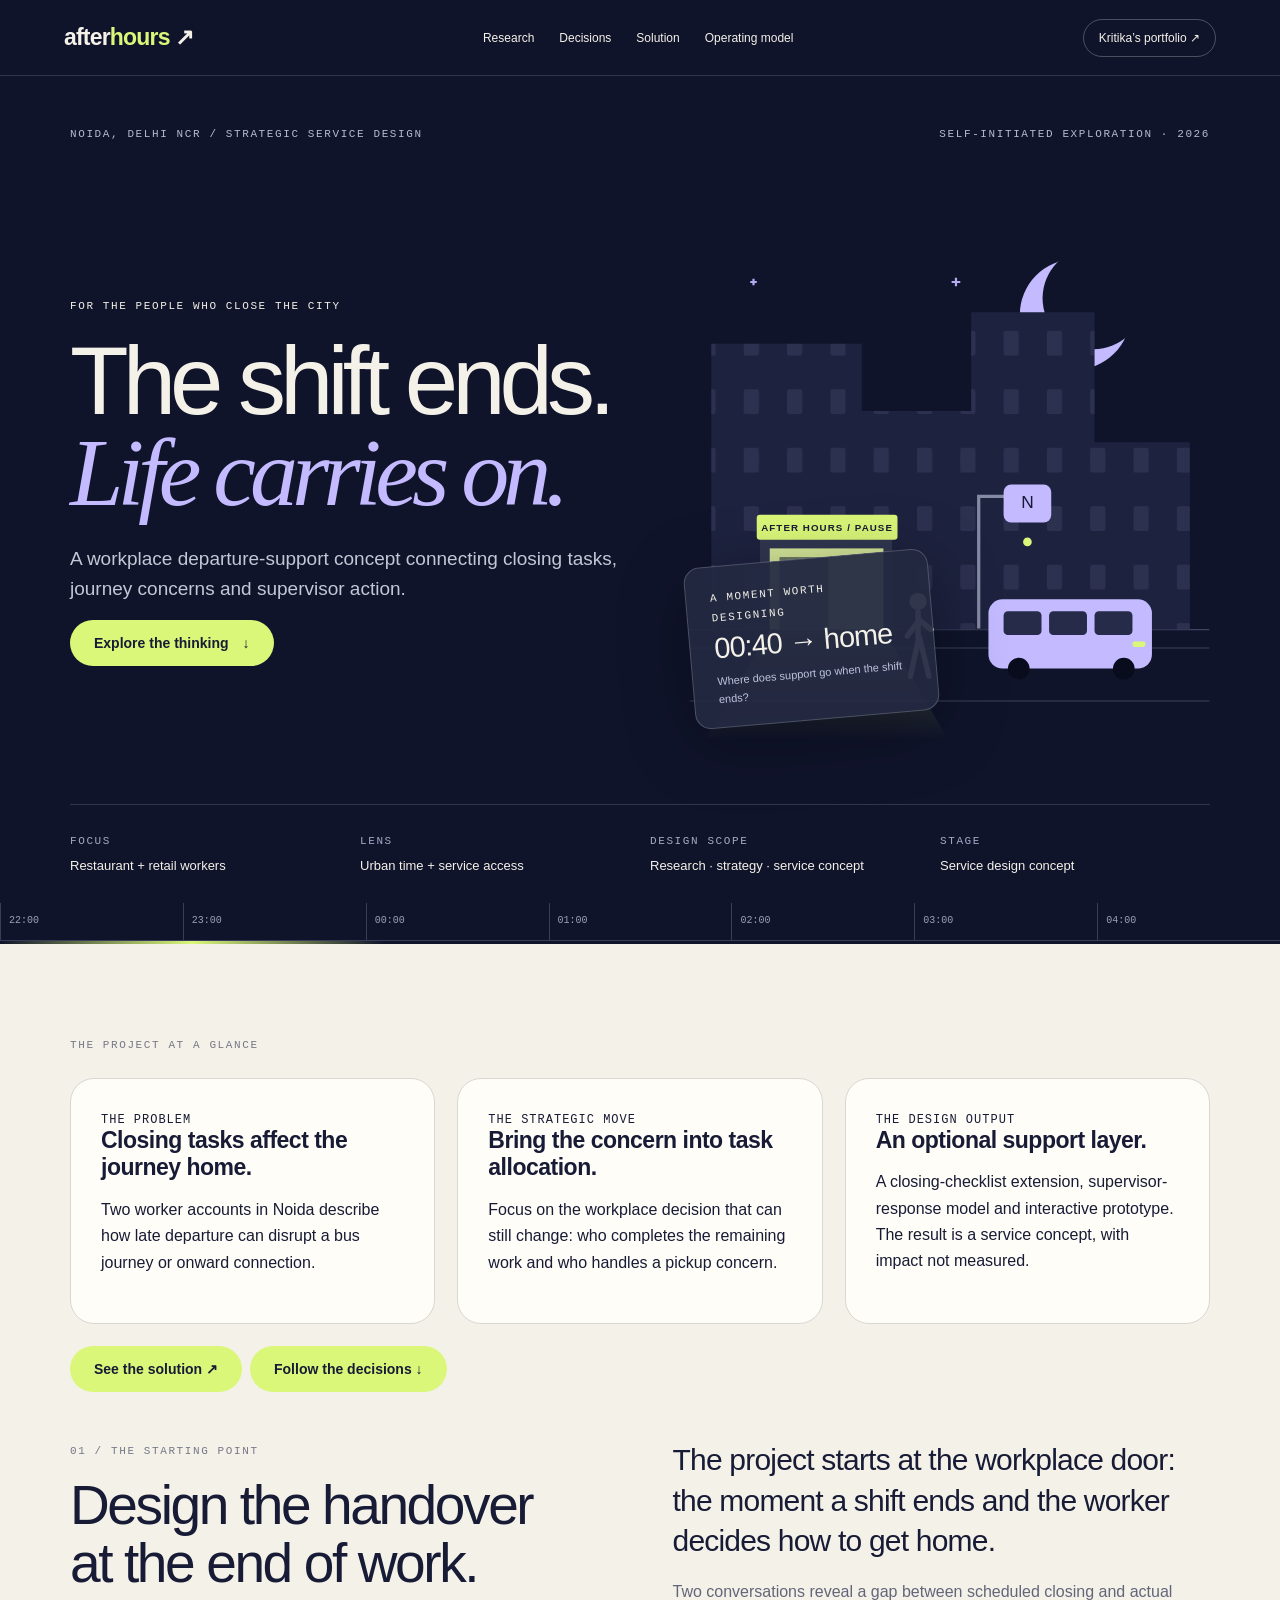
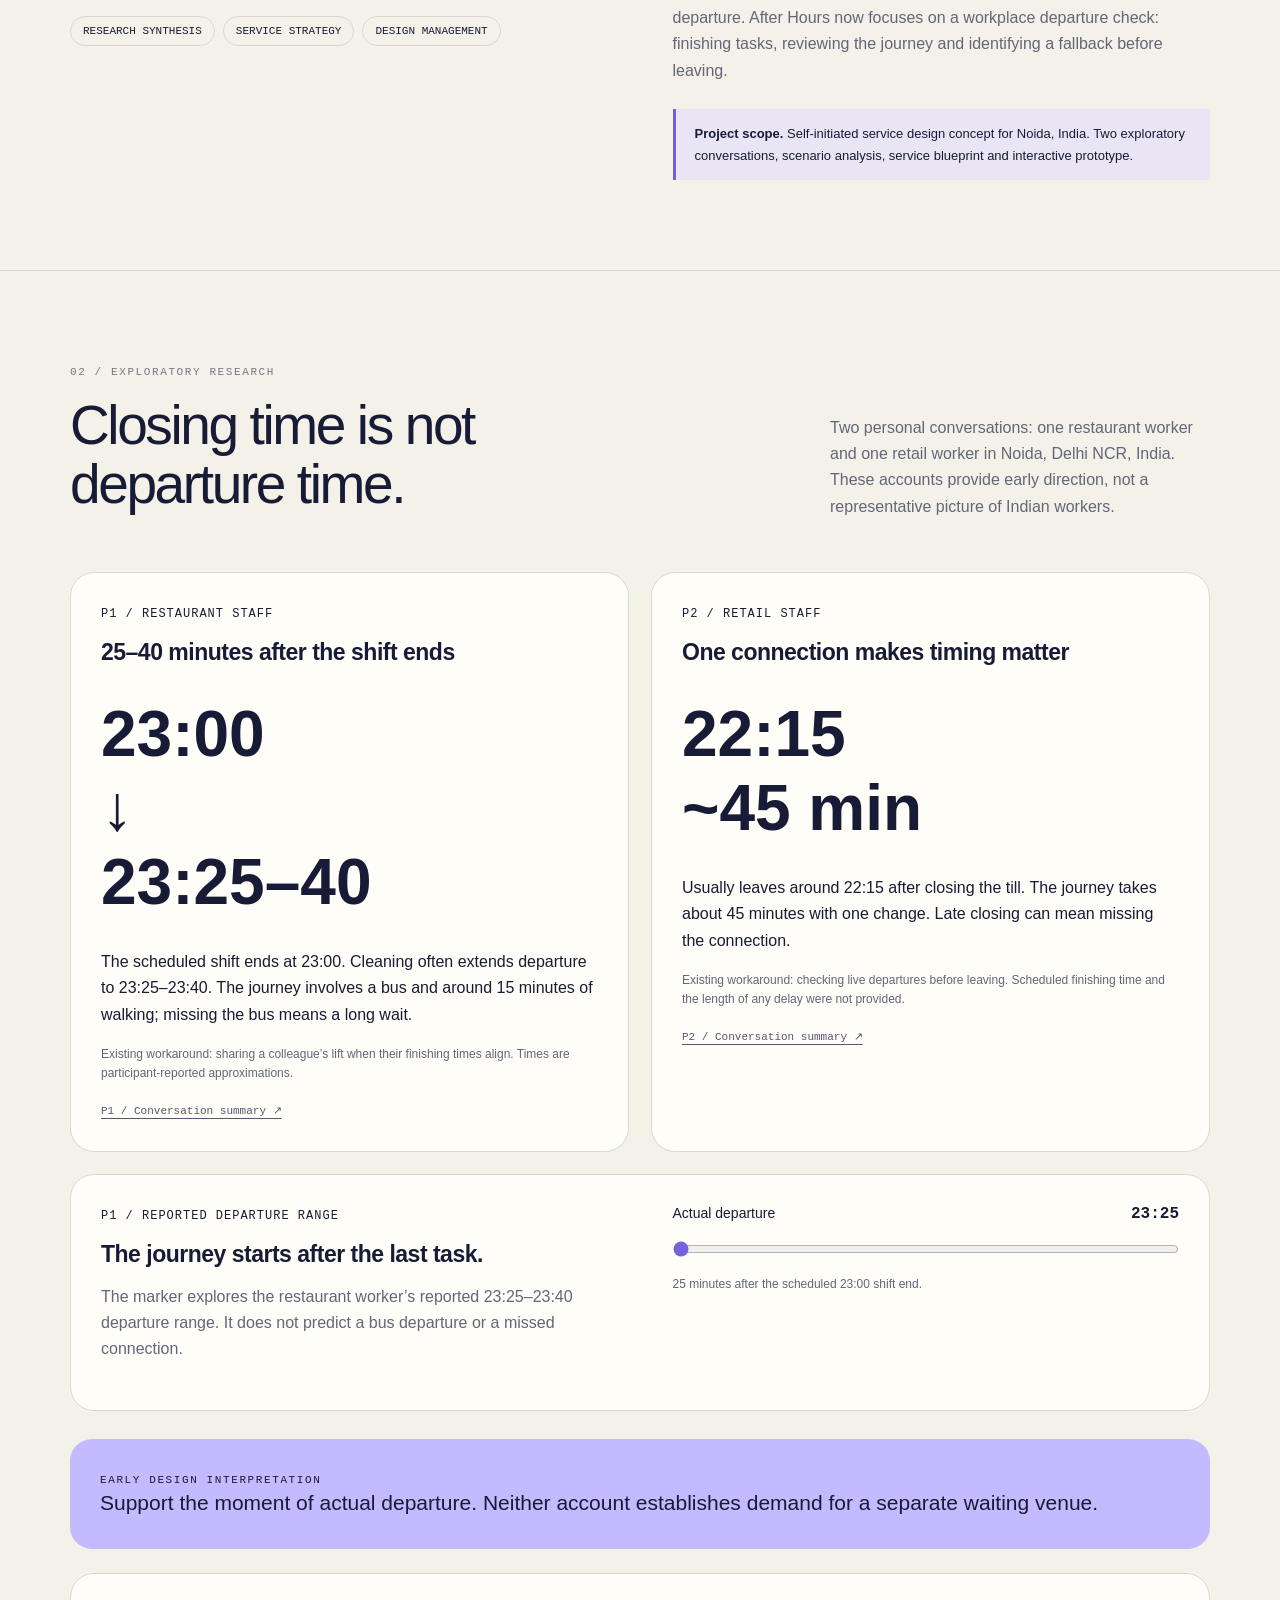
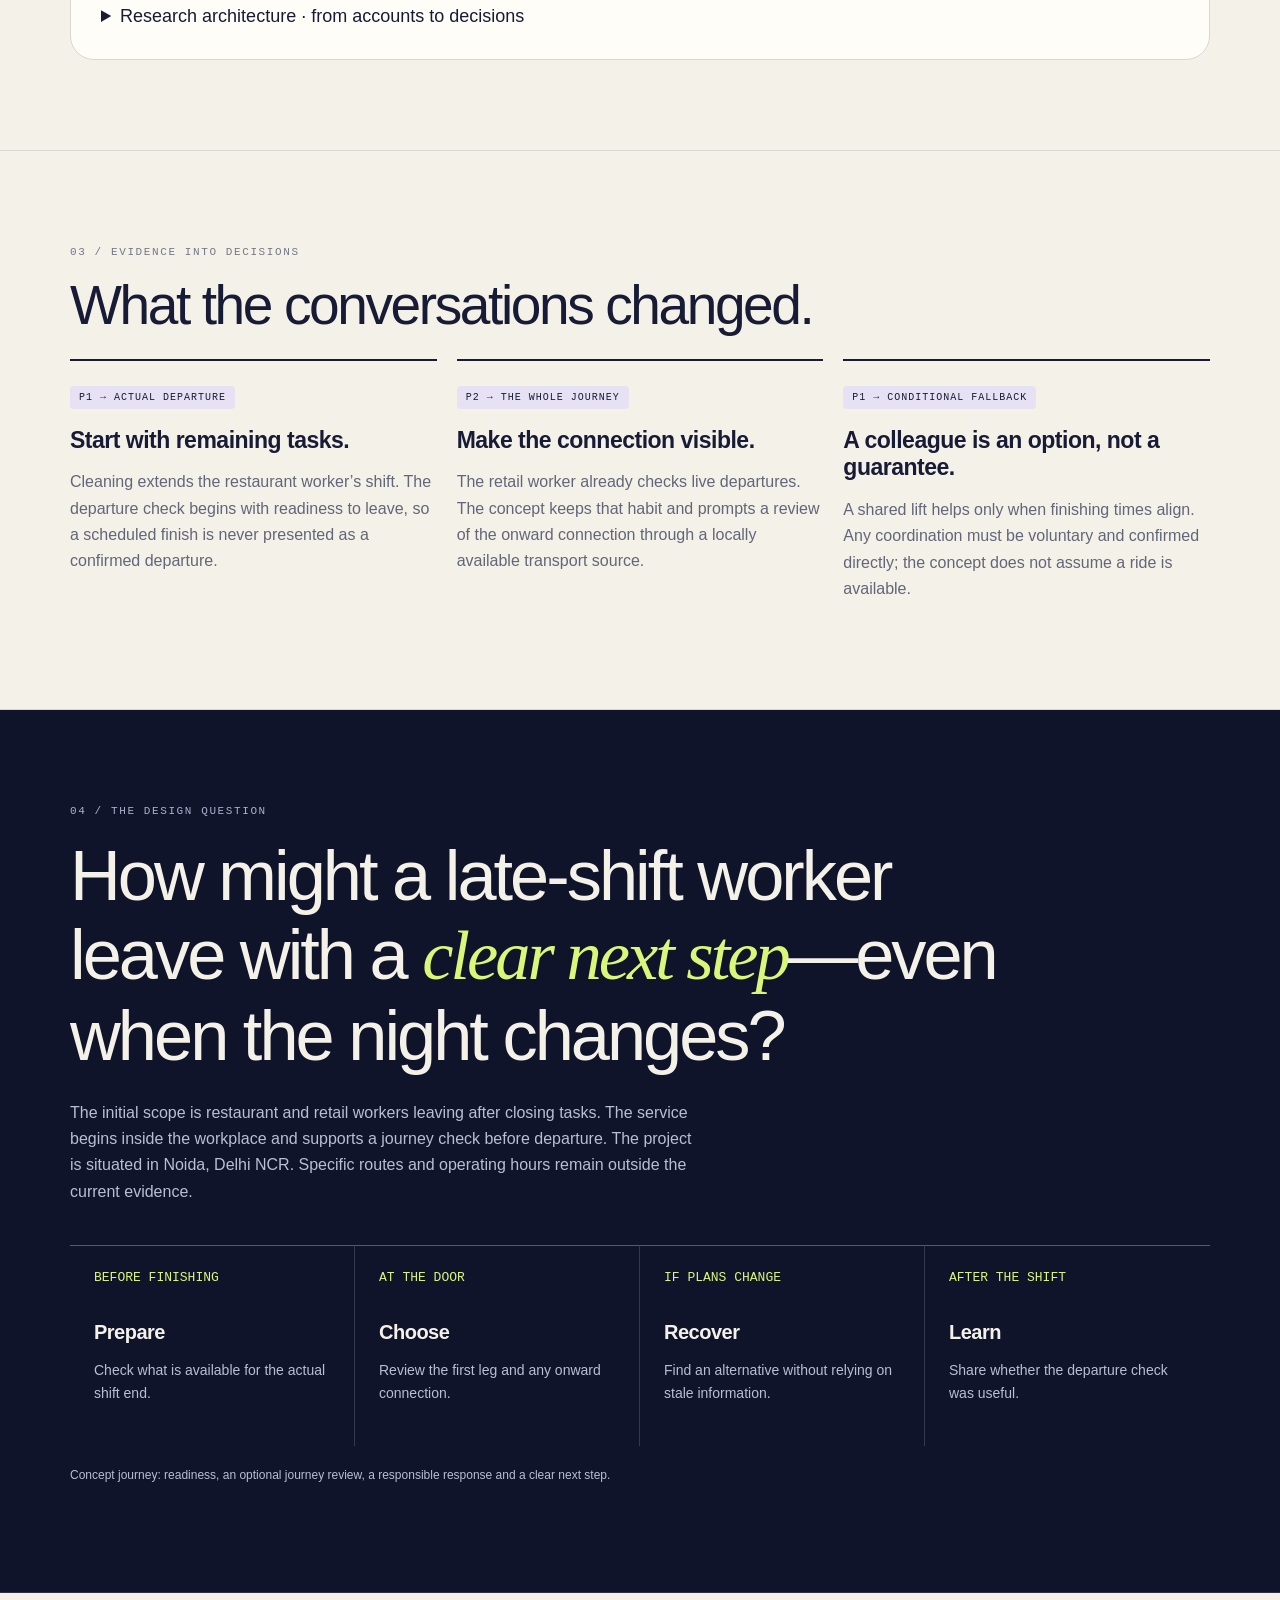
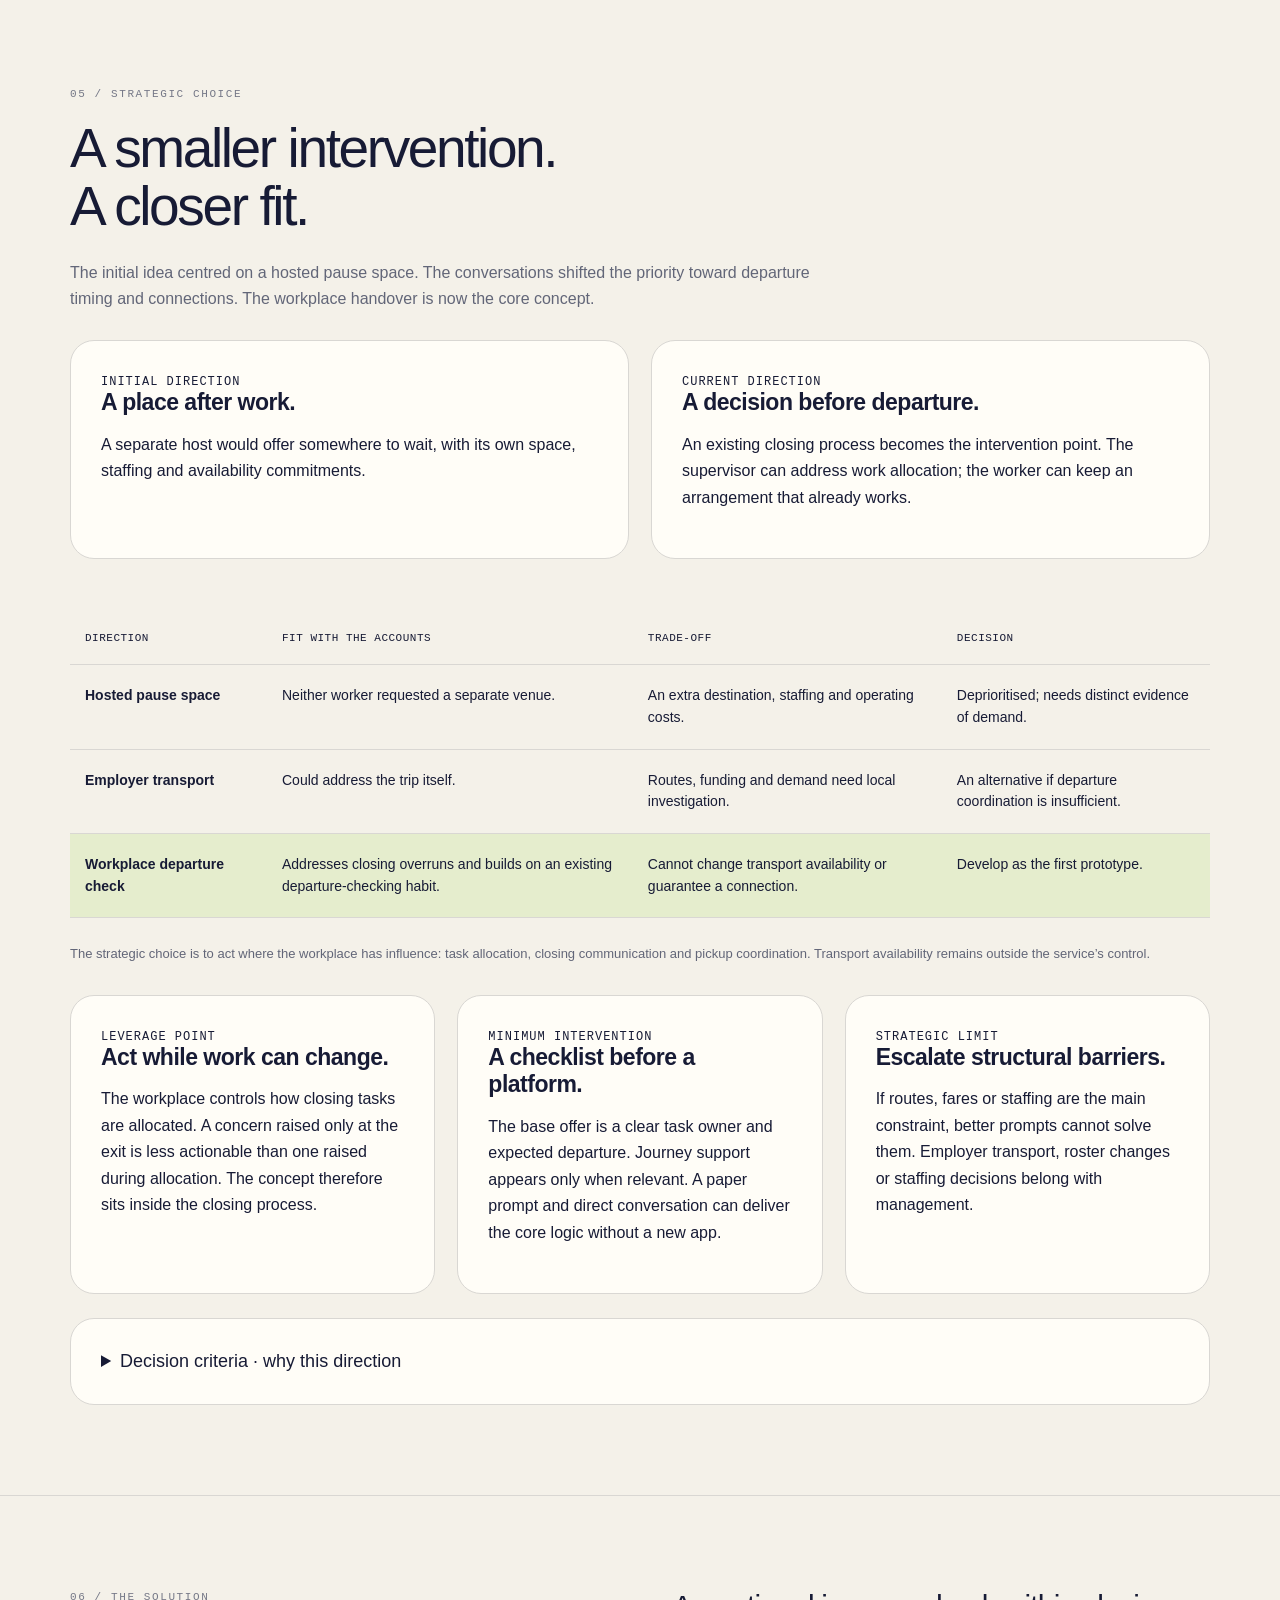
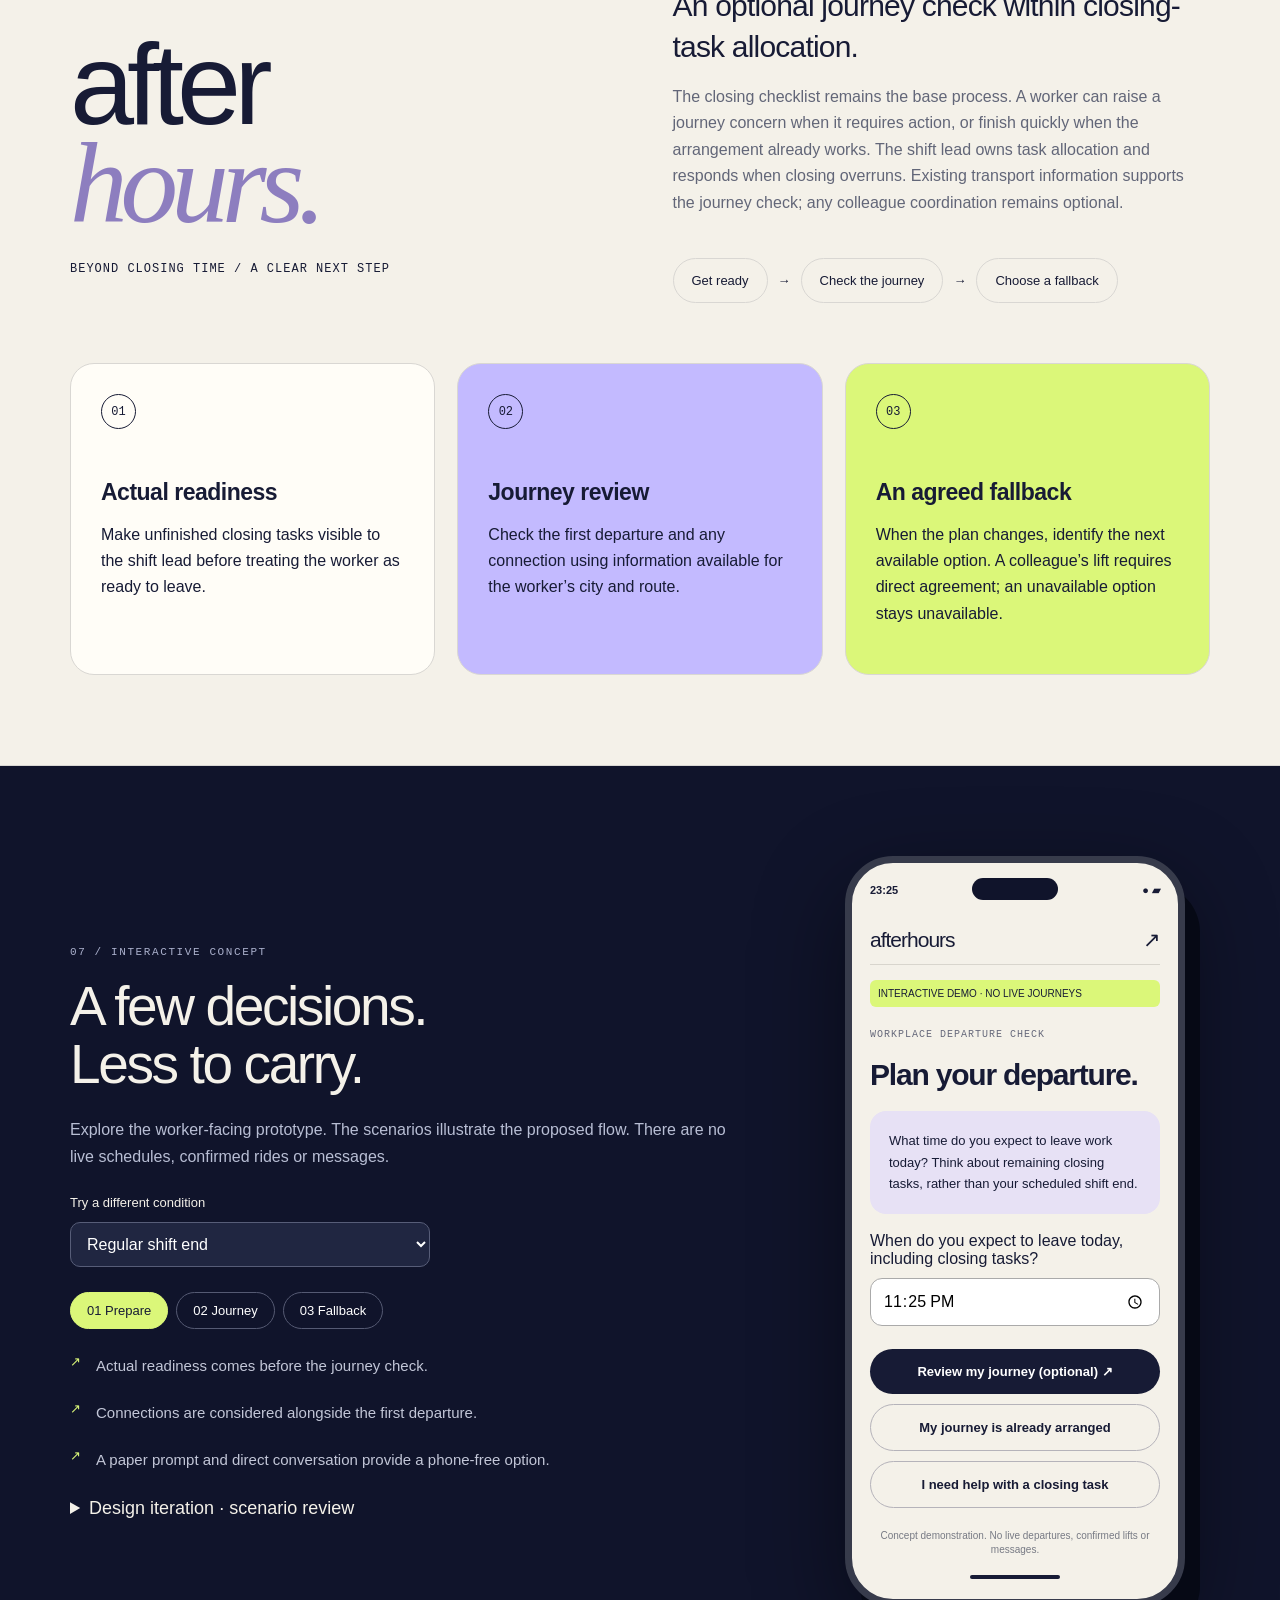
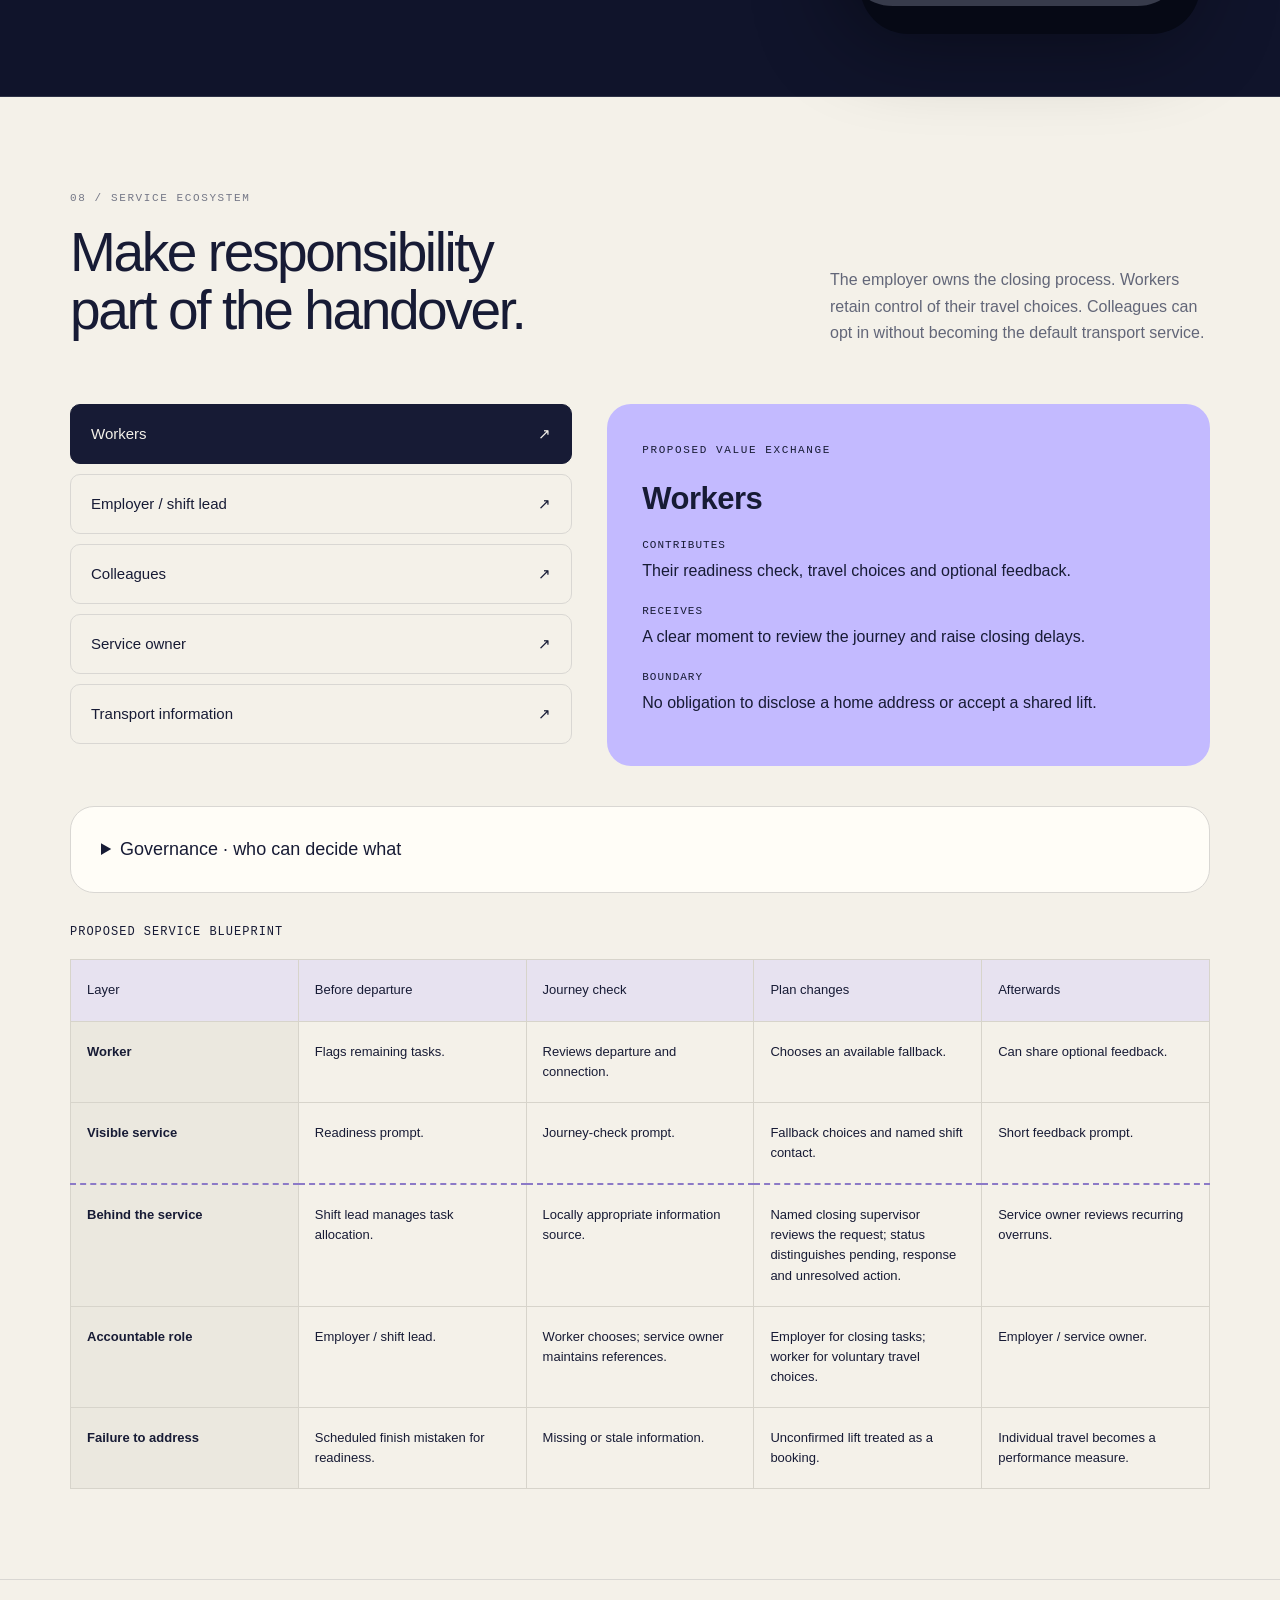
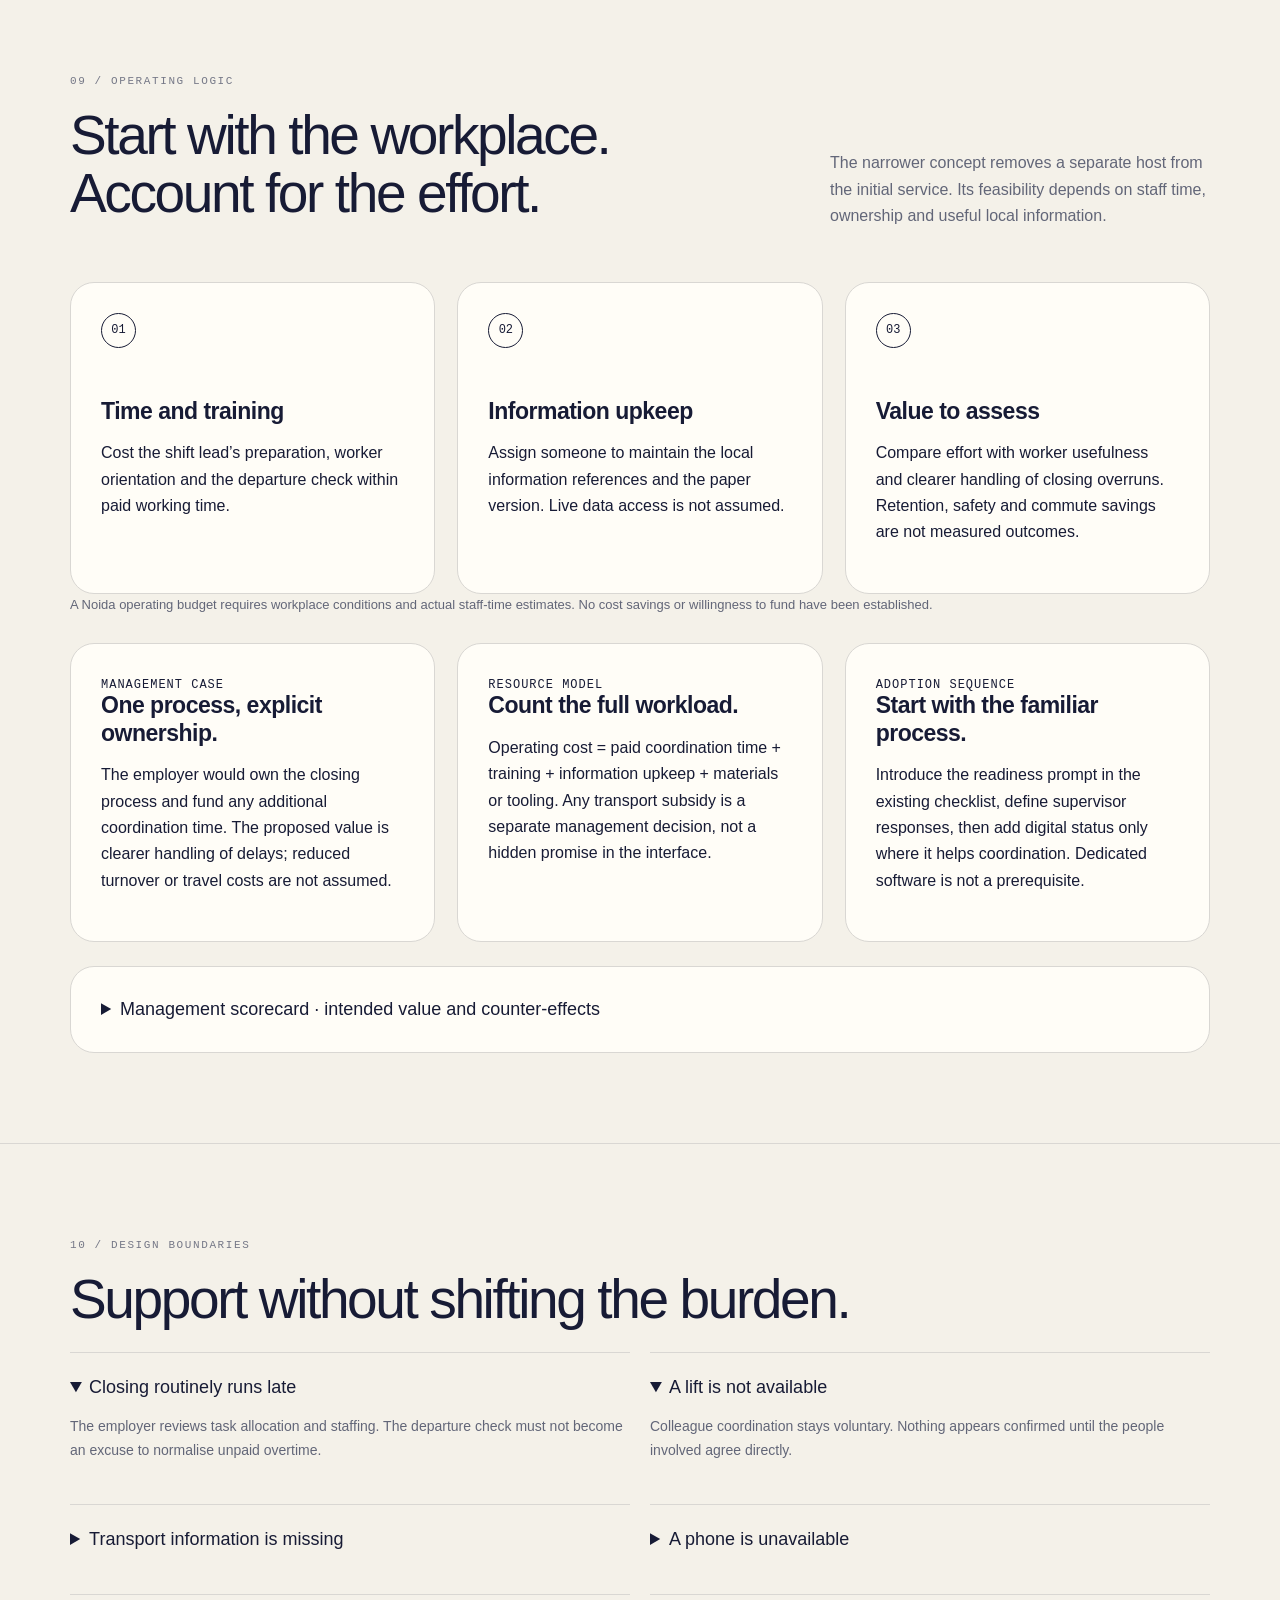
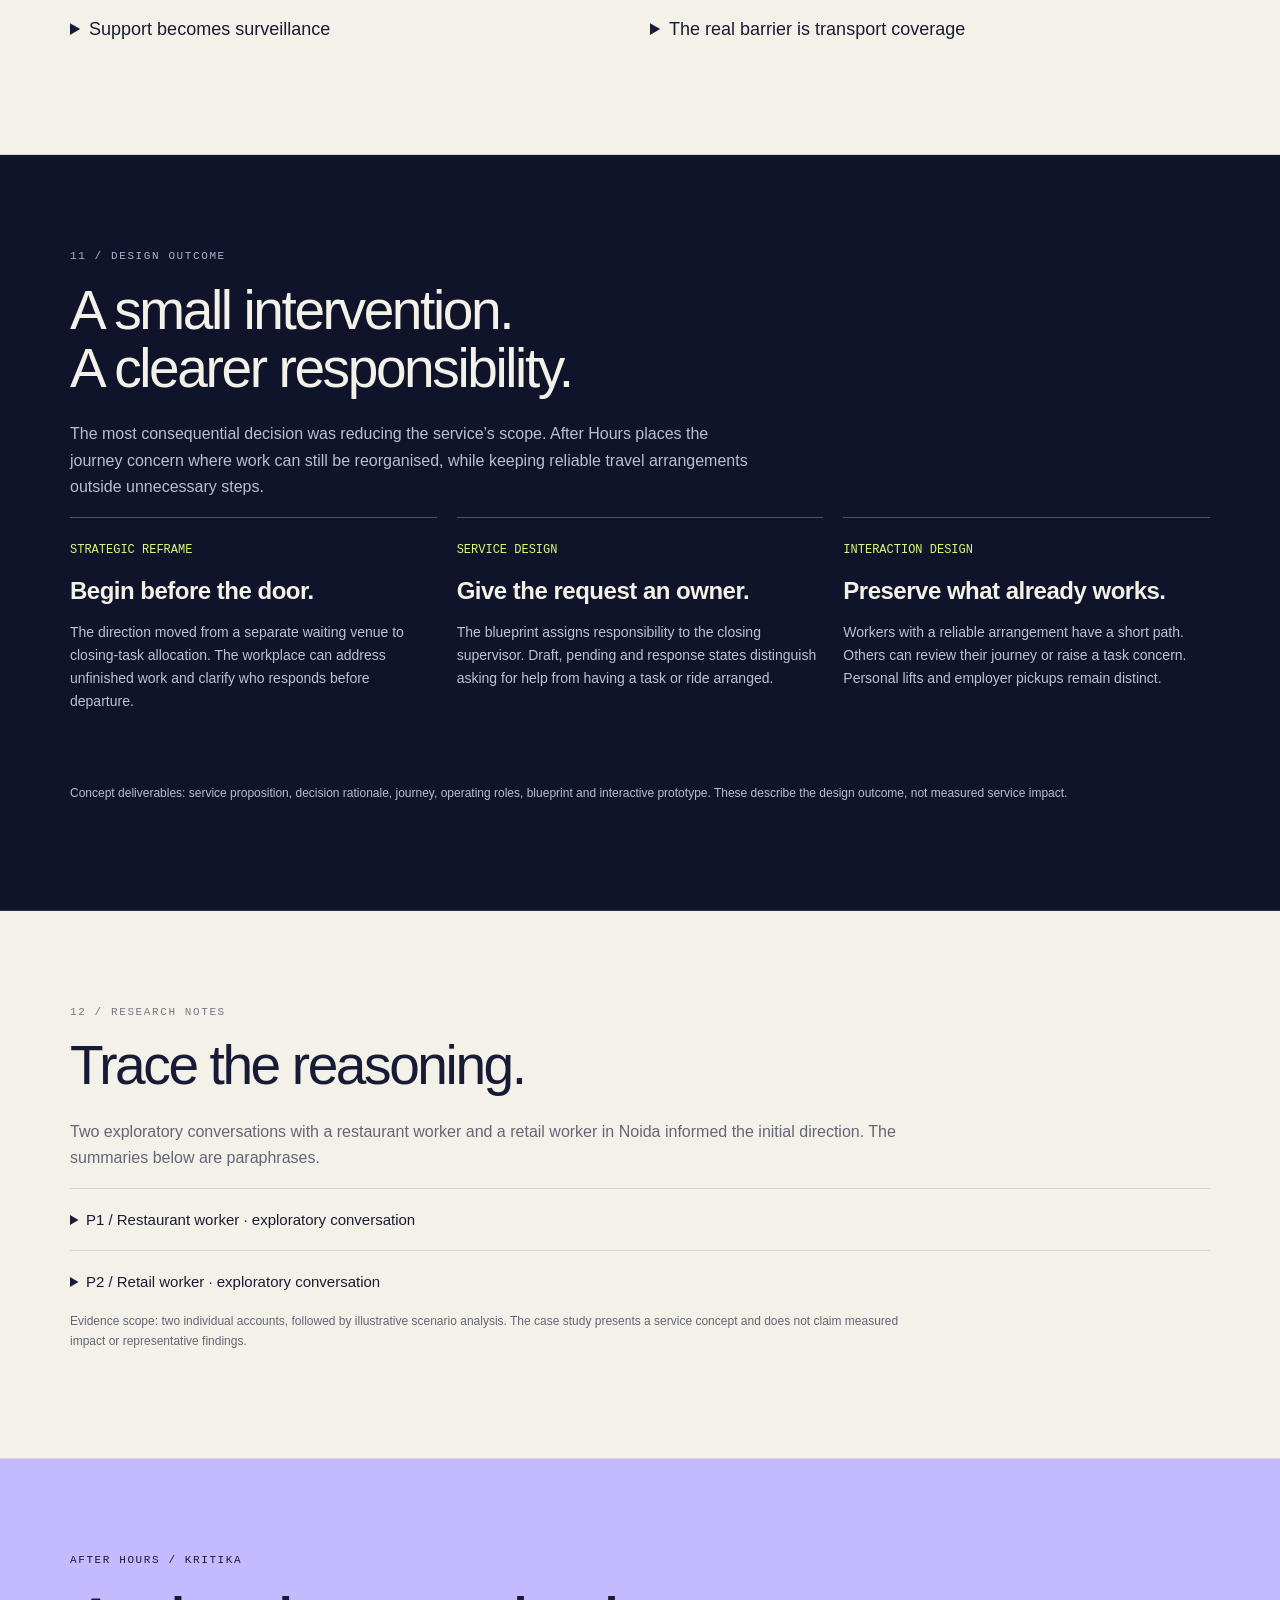
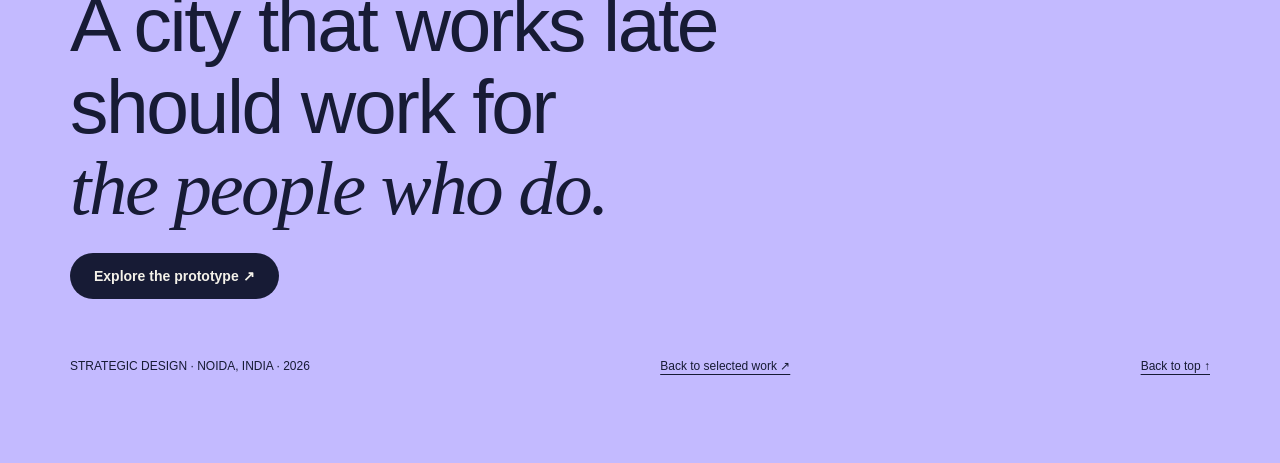
<file: imported/after-hours/index.html>
<!doctype html><html lang="en"><head><meta charset="utf-8"><meta name="viewport" content="width=device-width,initial-scale=1"><meta name="description" content="After Hours: a strategic service design exploration of the journey home for late-shift restaurant and retail workers in Noida, India."><title>After Hours — Kritika / Strategic design</title><link rel="stylesheet" href="style.css"></head><body>
<header><a class="brand" href="#">after<span>hours</span> ↗</a><nav aria-label="Case study"><a href="#evidence">Research</a><a href="#choice">Decisions</a><a href="#solution">Solution</a><a href="#delivery">Operating model</a></nav><a class="back" href="https://kritshelly.github.io/kritika-design-portfolio/#work">Kritika’s portfolio ↗</a></header><div class="progress" aria-hidden="true"></div>
<main><div class="hero"><div class="wrap"><div class="meta eyebrow"><span>NOIDA, DELHI NCR / STRATEGIC SERVICE DESIGN</span><span>SELF-INITIATED EXPLORATION · 2026</span></div><div class="hero-grid"><div><span class="eyebrow">FOR THE PEOPLE WHO CLOSE THE CITY</span><h1>The shift ends.<br><em>Life carries on.</em></h1><p class="lead">A workplace departure-support concept connecting closing tasks, journey concerns and supervisor action.</p><a class="pill" href="#strategy">Explore the thinking <span>↓</span></a></div><div class="night-scene" role="img" aria-label="Illustration of a lit doorway and a night bus. Concept illustration, not an actual service location."><svg viewBox="0 0 480 510"><defs><linearGradient id="light" x1="0" y1="0" x2="0" y2="1"><stop stop-color="#dbf779" stop-opacity=".3"/><stop offset="1" stop-color="#dbf779" stop-opacity="0"/></linearGradient><pattern id="windows" width="40" height="54" patternUnits="userSpaceOnUse"><rect x="10" y="10" width="14" height="23" rx="2" fill="#a7a1d0" opacity=".12"/></pattern></defs><circle cx="356" cy="103" r="51" fill="#c3baff"/><circle cx="373" cy="88" r="47" fill="#10142b"/><path d="M0 394H480M0 411H480M0 460H480" stroke="#3d425d"/><path d="M20 363V130H159V192H260V101H374V221H462V394H20Z" fill="#1d223f"/><path d="M20 363V130H159V192H260V101H374V221H462V394H20Z" fill="url(#windows)"/><rect x="65" y="306" width="122" height="88" rx="4" fill="#303751"/><rect x="74" y="319" width="105" height="75" fill="#d5e79a"/><rect x="83" y="327" width="45" height="67" fill="#6a7865"/><path d="M74 394L14 496H239L179 394" fill="url(#light)"/><rect x="62" y="288" width="130" height="23" rx="3" fill="#dbf779"/><text x="127" y="303" font-size="9" text-anchor="middle" fill="#171b35" font-family="Arial" font-weight="bold" letter-spacing="1">AFTER HOURS / PAUSE</text><path d="M267 393V271h65" fill="none" stroke="#858aa4" stroke-width="3"/><rect x="290" y="260" width="44" height="35" rx="7" fill="#c3baff"/><text x="312" y="282" font-size="16" text-anchor="middle" fill="#171b35" font-family="Arial">N</text><g class="signal"><circle cx="312" cy="313" r="4" fill="#dbf779"/></g><g class="bus"><rect x="276" y="366" width="151" height="64" rx="13" fill="#c3baff"/><rect x="290" y="377" width="35" height="22" rx="4" fill="#252b48"/><rect x="332" y="377" width="35" height="22" rx="4" fill="#252b48"/><rect x="374" y="377" width="35" height="22" rx="4" fill="#252b48"/><circle cx="304" cy="430" r="10" fill="#080c1c"/><circle cx="401" cy="430" r="10" fill="#080c1c"/><rect x="409" y="405" width="12" height="5" rx="2" fill="#dbf779"/></g><path d="M204 437l8-37 9 37M211 401v-23M212 385l-11 15M212 385l11 9" stroke="#eee9de" stroke-width="5" fill="none" stroke-linecap="round"/><circle cx="211" cy="368" r="8" fill="#eee9de"/><path d="M242 73h8m-4-4v8M56 73h6m-3-3v6" stroke="#b5abf0" stroke-width="2"/></svg><div class="float-note"><span class="eyebrow">A MOMENT WORTH DESIGNING</span><strong>00:40 → home</strong><small>Where does support go when the shift ends?</small></div></div></div><div class="hero-foot"><div><span class="eyebrow">FOCUS</span><b>Restaurant + retail workers</b></div><div><span class="eyebrow">LENS</span><b>Urban time + service access</b></div><div><span class="eyebrow">DESIGN SCOPE</span><b>Research · strategy · service concept</b></div><div><span class="eyebrow">STAGE</span><b>Service design concept</b></div></div></div><div class="ruler" aria-hidden="true"><span>22:00</span><span>23:00</span><span>00:00</span><span>01:00</span><span>02:00</span><span>03:00</span><span>04:00</span></div><div class="motion-line" aria-hidden="true"></div></div>
<section id="strategy"><div class="wrap" style="margin-bottom:48px"><span class="eyebrow section-num">THE PROJECT AT A GLANCE</span><div class="three-col" style="margin-top:24px"><article class="panel reveal"><span class="mini-title">THE PROBLEM</span><h3>Closing tasks affect the journey home.</h3><p>Two worker accounts in Noida describe how late departure can disrupt a bus journey or onward connection.</p></article><article class="panel reveal"><span class="mini-title">THE STRATEGIC MOVE</span><h3>Bring the concern into task allocation.</h3><p>Focus on the workplace decision that can still change: who completes the remaining work and who handles a pickup concern.</p></article><article class="panel reveal"><span class="mini-title">THE DESIGN OUTPUT</span><h3>An optional support layer.</h3><p>A closing-checklist extension, supervisor-response model and interactive prototype. The result is a service concept, with impact not measured.</p></article></div><div class="chips" style="margin-top:22px"><a class="pill" href="#solution">See the solution ↗</a><a class="pill" href="#choice">Follow the decisions ↓</a></div></div><div class="wrap intro-grid reveal"><div><span class="eyebrow section-num">01 / THE STARTING POINT</span><h2>Design the handover<br>at the end of work.</h2><div class="chips"><span class="chip">RESEARCH SYNTHESIS</span><span class="chip">SERVICE STRATEGY</span><span class="chip">DESIGN MANAGEMENT</span></div></div><div><p class="statement">The project starts at the workplace door: the moment a shift ends and the worker decides how to get home.</p><p class="subtle">Two conversations reveal a gap between scheduled closing and actual departure. After Hours now focuses on a workplace departure check: finishing tasks, reviewing the journey and identifying a fallback before leaving.</p><div class="status"><p><strong>Project scope.</strong> Self-initiated service design concept for Noida, India. Two exploratory conversations, scenario analysis, service blueprint and interactive prototype.</p></div></div></div></section>
<section id="evidence"><div class="wrap"><div class="section-head reveal"><div><span class="eyebrow section-num">02 / EXPLORATORY RESEARCH</span><h2>Closing time is not<br>departure time.</h2></div><p>Two personal conversations: one restaurant worker and one retail worker in Noida, Delhi NCR, India. These accounts provide early direction, not a representative picture of Indian workers.</p></div><div class="two-col"><article class="panel reveal"><span class="mini-title">P1 / RESTAURANT STAFF</span><h3 style="margin-top:18px">25–40 minutes after the shift ends</h3><div class="donut-wrap"><strong style="font-size:64px">23:00<br>↓<br>23:25–40</strong></div><p>The scheduled shift ends at 23:00. Cleaning often extends departure to 23:25–23:40. The journey involves a bus and around 15 minutes of walking; missing the bus means a long wait.</p><p class="micro">Existing workaround: sharing a colleague’s lift when their finishing times align. Times are participant-reported approximations.</p><a class="source-link" href="#source-P1">P1 / Conversation summary ↗</a></article><article class="panel reveal"><span class="mini-title">P2 / RETAIL STAFF</span><h3 style="margin-top:18px">One connection makes timing matter</h3><div class="donut-wrap"><strong style="font-size:64px">22:15<br>~45 min</strong></div><p>Usually leaves around 22:15 after closing the till. The journey takes about 45 minutes with one change. Late closing can mean missing the connection.</p><p class="micro">Existing workaround: checking live departures before leaving. Scheduled finishing time and the length of any delay were not provided.</p><a class="source-link" href="#source-P2">P2 / Conversation summary ↗</a></article></div><div class="panel reveal" style="margin-top:22px"><div class="split"><div><span class="mini-title">P1 / REPORTED DEPARTURE RANGE</span><h3 style="margin-top:18px">The journey starts after the last task.</h3><p class="subtle">The marker explores the restaurant worker’s reported 23:25–23:40 departure range. It does not predict a bus departure or a missed connection.</p></div><div><label class="range-title" for="shiftTime">Actual departure <output id="shiftLabel">23:25</output></label><input id="shiftTime" type="range" min="1405" max="1420" step="1" value="1405"><p class="micro" id="timeReadout" aria-live="polite">25 minutes after the scheduled 23:00 shift end.</p></div></div></div><div class="inference reveal"><span class="eyebrow">EARLY DESIGN INTERPRETATION</span><p>Support the moment of actual departure. Neither account establishes demand for a separate waiting venue.</p></div><details class="panel" style="margin-top:24px"><summary>Research architecture · from accounts to decisions</summary><div class="three-col" style="margin-top:24px"><article><span class="mini-title">RESEARCH QUESTION</span><h3>Where does timing break down?</h3><p>Examine how closing tasks, actual departure and the onward journey interact. The unit of analysis is the shift-to-home transition, rather than the worker’s general opinion of commuting.</p></article><article><span class="mini-title">EVIDENCE BASE</span><h3>Two accounts, two settings.</h3><p>Restaurant and retail work provide contrasting closing tasks. The available records are paraphrased accounts: no transcript, representative sample or quantified prevalence is claimed.</p></article><article><span class="mini-title">ANALYSIS LOGIC</span><h3>Separate fact from interpretation.</h3><p>Reported events support the problem framing. Design interpretations generate requirements. Illustrative scenarios examine edge cases without increasing the participant count.</p></article></div><div class="table-scroll" style="margin-top:24px"><table class="trade-table"><thead><tr><th>EVIDENCE</th><th>INTERPRETATION</th><th>DESIGN RESPONSE</th><th>LIMIT</th></tr></thead><tbody><tr><td>P1: cleaning extends departure by approximately 25–40 minutes.</td><td>The schedule alone is an unreliable input for this worker’s departure.</td><td>Ask for expected departure including remaining tasks.</td><td>Frequency and causes of overruns were not measured.</td></tr><tr><td>P2: late closing can disrupt a connection; checking live departures helps.</td><td>Preserve an existing information-seeking habit and consider the whole trip.</td><td>Optional journey review using the worker’s local source.</td><td>No route-level timetable analysis establishes connection risk.</td></tr><tr><td>P1: a colleague’s lift helps when finishing times align.</td><td>Coordination can be useful but is conditional.</td><td>Personal-lift path with direct confirmation.</td><td>No assumption that colleagues can provide a reliable service.</td></tr><tr><td>Illustrative scenarios: an existing pickup or predictable finish can already work.</td><td>A universal journey questionnaire may add friction.</td><td>Short “already arranged” path.</td><td>A scenario-based design decision, not an observed research finding.</td></tr></tbody></table></div></details></div></section>
<section><div class="wrap"><span class="eyebrow section-num">03 / EVIDENCE INTO DECISIONS</span><h2>What the conversations changed.</h2><div class="evidence-list"><article class="reveal"><span class="tag">P1 → ACTUAL DEPARTURE</span><h3>Start with remaining tasks.</h3><p class="subtle">Cleaning extends the restaurant worker’s shift. The departure check begins with readiness to leave, so a scheduled finish is never presented as a confirmed departure.</p></article><article class="reveal"><span class="tag">P2 → THE WHOLE JOURNEY</span><h3>Make the connection visible.</h3><p class="subtle">The retail worker already checks live departures. The concept keeps that habit and prompts a review of the onward connection through a locally available transport source.</p></article><article class="reveal"><span class="tag">P1 → CONDITIONAL FALLBACK</span><h3>A colleague is an option, not a guarantee.</h3><p class="subtle">A shared lift helps only when finishing times align. Any coordination must be voluntary and confirmed directly; the concept does not assume a ride is available.</p></article></div></div></section><section class="dark"><div class="wrap reveal"><span class="eyebrow section-num">04 / THE DESIGN QUESTION</span><h2 class="big-question">How might a late-shift worker leave with a <em>clear next step</em>—even when the night changes?</h2><p class="subtle" style="max-width:630px">The initial scope is restaurant and retail workers leaving after closing tasks. The service begins inside the workplace and supports a journey check before departure. The project is situated in Noida, Delhi NCR. Specific routes and operating hours remain outside the current evidence.</p><div class="journey-grid"><article class="journey-step"><span class="time">BEFORE FINISHING</span><h3>Prepare</h3><p>Check what is available for the actual shift end.</p></article><article class="journey-step"><span class="time">AT THE DOOR</span><h3>Choose</h3><p>Review the first leg and any onward connection.</p></article><article class="journey-step"><span class="time">IF PLANS CHANGE</span><h3>Recover</h3><p>Find an alternative without relying on stale information.</p></article><article class="journey-step"><span class="time">AFTER THE SHIFT</span><h3>Learn</h3><p>Share whether the departure check was useful.</p></article></div><p class="micro" style="margin-top:20px">Concept journey: readiness, an optional journey review, a responsible response and a clear next step.</p></div></section>
<section id="choice"><div class="wrap"><span class="eyebrow section-num">05 / STRATEGIC CHOICE</span><h2>A smaller intervention.<br>A closer fit.</h2><p class="subtle" style="max-width:740px">The initial idea centred on a hosted pause space. The conversations shifted the priority toward departure timing and connections. The workplace handover is now the core concept.</p><div class="two-col" style="margin:28px 0"><article class="panel"><span class="mini-title">INITIAL DIRECTION</span><h3>A place after work.</h3><p>A separate host would offer somewhere to wait, with its own space, staffing and availability commitments.</p></article><article class="panel"><span class="mini-title">CURRENT DIRECTION</span><h3>A decision before departure.</h3><p>An existing closing process becomes the intervention point. The supervisor can address work allocation; the worker can keep an arrangement that already works.</p></article></div><div class="table-scroll"><table class="trade-table"><thead><tr><th>DIRECTION</th><th>FIT WITH THE ACCOUNTS</th><th>TRADE-OFF</th><th>DECISION</th></tr></thead><tbody><tr><td>Hosted pause space</td><td>Neither worker requested a separate venue.</td><td>An extra destination, staffing and operating costs.</td><td>Deprioritised; needs distinct evidence of demand.</td></tr><tr><td>Employer transport</td><td>Could address the trip itself.</td><td>Routes, funding and demand need local investigation.</td><td>An alternative if departure coordination is insufficient.</td></tr><tr class="chosen"><td>Workplace departure check</td><td>Addresses closing overruns and builds on an existing departure-checking habit.</td><td>Cannot change transport availability or guarantee a connection.</td><td>Develop as the first prototype.</td></tr></tbody></table></div><p class="selection-note">The strategic choice is to act where the workplace has influence: task allocation, closing communication and pickup coordination. Transport availability remains outside the service’s control.</p><div class="three-col" style="margin-top:30px"><article class="panel"><span class="mini-title">LEVERAGE POINT</span><h3>Act while work can change.</h3><p>The workplace controls how closing tasks are allocated. A concern raised only at the exit is less actionable than one raised during allocation. The concept therefore sits inside the closing process.</p></article><article class="panel"><span class="mini-title">MINIMUM INTERVENTION</span><h3>A checklist before a platform.</h3><p>The base offer is a clear task owner and expected departure. Journey support appears only when relevant. A paper prompt and direct conversation can deliver the core logic without a new app.</p></article><article class="panel"><span class="mini-title">STRATEGIC LIMIT</span><h3>Escalate structural barriers.</h3><p>If routes, fares or staffing are the main constraint, better prompts cannot solve them. Employer transport, roster changes or staffing decisions belong with management.</p></article></div><details class="panel" style="margin-top:24px"><summary>Decision criteria · why this direction</summary><p>The options were compared qualitatively against five criteria: fit with the two accounts, employer control, added worker effort, operating dependencies and access without a smartphone. These criteria support a scoped concept decision; they are not a weighted score or proof of superiority.</p><p>The departure-support layer is retained only where a journey concern changes the action a supervisor can take. Otherwise, the closing checklist is the simpler service.</p></details></div></section>
<section id="solution"><div class="wrap"><div class="split"><div><span class="eyebrow section-num">06 / THE SOLUTION</span><div class="concept-name">after<br><em>hours.</em></div><p class="mini-title">BEYOND CLOSING TIME / A CLEAR NEXT STEP</p></div><div><p class="statement">An optional journey check within closing-task allocation.</p><p class="subtle">The closing checklist remains the base process. A worker can raise a journey concern when it requires action, or finish quickly when the arrangement already works. The shift lead owns task allocation and responds when closing overruns. Existing transport information supports the journey check; any colleague coordination remains optional.</p><div class="concept-strip"><span>Get ready</span>→<span>Check the journey</span>→<span>Choose a fallback</span></div></div></div><div class="three-col" style="margin-top:35px"><article class="panel service-panel reveal"><span class="number">01</span><h3>Actual readiness</h3><p>Make unfinished closing tasks visible to the shift lead before treating the worker as ready to leave.</p></article><article class="panel service-panel reveal"><span class="number">02</span><h3>Journey review</h3><p>Check the first departure and any connection using information available for the worker’s city and route.</p></article><article class="panel service-panel reveal"><span class="number">03</span><h3>An agreed fallback</h3><p>When the plan changes, identify the next available option. A colleague’s lift requires direct agreement; an unavailable option stays unavailable.</p></article></div></div></section><section class="dark" id="experience"><div class="wrap prototype-area"><div class="prototype-controls"><span class="eyebrow section-num">07 / INTERACTIVE CONCEPT</span><h2>A few decisions.<br>Less to carry.</h2><p class="subtle">Explore the worker-facing prototype. The scenarios illustrate the proposed flow. There are no live schedules, confirmed rides or messages.</p><label for="scenario">Try a different condition</label><select id="scenario"><option value="normal">Regular shift end</option><option value="late">Shift finishes late</option><option value="closed">Connection timing concern</option><option value="offline">Low battery / no connection</option></select><div class="tabs" aria-label="Prototype screen"><button data-screen="prepare" aria-pressed="true">01 Prepare</button><button data-screen="pause" aria-pressed="false">02 Journey</button><button data-screen="continue" aria-pressed="false">03 Fallback</button></div><div class="principle"><b>↗</b><p>Actual readiness comes before the journey check.</p></div><div class="principle"><b>↗</b><p>Connections are considered alongside the first departure.</p></div><div class="principle"><b>↗</b><p>A paper prompt and direct conversation provide a phone-free option.</p></div><details style="margin-top:24px"><summary>Design iteration · scenario review</summary><p class="subtle">Illustrative scenarios compare the basic closing checklist with an optional journey-support layer. They explore routine departures, delayed tasks, existing pickups and misunderstood booking states. This is a design review, separate from the two worker conversations.</p><p class="subtle"><strong>Timing:</strong> “Expected departure” replaces a scheduled-shift assumption. A connection concern is explicitly distinguished from a cancellation.</p><p class="subtle"><strong>Existing arrangements:</strong> “My journey is already arranged” provides a shorter path, including an employer-pickup check.</p><p class="subtle"><strong>Action and clarity:</strong> closing-task support now shows the proposed supervisor recipient, a pending state, an example response and an unavailable-support state. None sends a real notification. The journey review remains optional; a personal lift and employer pickup each have a short path. Fallbacks state “Option only — not booked”; unavailable prices are never estimated without a source.</p></details></div><div class="phone"><div class="phone-status"><span id="phoneTime">00:40</span><span>● ▰</span></div><div class="phone-brand">afterhours <span style="float:right">↗</span></div><div class="phone-statusline">INTERACTIVE DEMO · NO LIVE JOURNEYS</div><div id="phoneContent" aria-live="polite"></div><div class="homebar"></div></div></div></section>
<section id="delivery"><div class="wrap"><div class="section-head"><div><span class="eyebrow section-num">08 / SERVICE ECOSYSTEM</span><h2>Make responsibility<br>part of the handover.</h2></div><p>The employer owns the closing process. Workers retain control of their travel choices. Colleagues can opt in without becoming the default transport service.</p></div><div class="ecosystem"><div class="ecosystem-buttons" aria-label="Stakeholder roles"><button data-role="worker" aria-pressed="true">Workers <span>↗</span></button><button data-role="employer" aria-pressed="false">Employer / shift lead <span>↗</span></button><button data-role="host" aria-pressed="false">Colleagues <span>↗</span></button><button data-role="coordinator" aria-pressed="false">Service owner <span>↗</span></button><button data-role="public" aria-pressed="false">Transport information <span>↗</span></button></div><div class="eco-detail" id="ecoDetail" aria-live="polite"></div></div><details class="panel" style="margin-bottom:28px"><summary>Governance · who can decide what</summary><div class="table-scroll" style="margin-top:20px"><table class="trade-table"><thead><tr><th>DECISION</th><th>OWNER</th><th>VISIBLE RESPONSE</th><th>BOUNDARY</th></tr></thead><tbody><tr><td>Reassign or defer a closing task</td><td>Closing supervisor</td><td>Named task owner and expected completion</td><td>Required checks and fair workload distribution remain constraints.</td></tr><tr><td>Change an employer pickup</td><td>Transport coordinator, contacted by the supervisor</td><td>Requested / awaiting confirmation / confirmed</td><td>No guaranteed vehicle, driver notification or free alternative.</td></tr><tr><td>Choose a personal lift or public service</td><td>Worker, with direct provider or colleague agreement</td><td>Worker-marked arrangement</td><td>Never treated as a booking by the prototype.</td></tr><tr><td>Address repeated closing overruns</td><td>Workplace manager</td><td>Task, staffing or scheduling decision</td><td>Individual travel choices are not a performance measure.</td></tr></tbody></table></div><p class="micro">Proposed decision rights. Organisational agreement and implementation are outside this concept’s scope.</p></details><span class="mini-title">PROPOSED SERVICE BLUEPRINT</span><div class="table-scroll" tabindex="0" aria-label="Service blueprint, scroll horizontally on small screens"><table class="blueprint"><thead><tr><th>Layer</th><th>Before departure</th><th>Journey check</th><th>Plan changes</th><th>Afterwards</th></tr></thead><tbody><tr><td>Worker</td><td>Flags remaining tasks.</td><td>Reviews departure and connection.</td><td>Chooses an available fallback.</td><td>Can share optional feedback.</td></tr><tr><td>Visible service</td><td>Readiness prompt.</td><td>Journey-check prompt.</td><td>Fallback choices and named shift contact.</td><td>Short feedback prompt.</td></tr><tr class="visibility"><td>Behind the service</td><td>Shift lead manages task allocation.</td><td>Locally appropriate information source.</td><td>Named closing supervisor reviews the request; status distinguishes pending, response and unresolved action.</td><td>Service owner reviews recurring overruns.</td></tr><tr><td>Accountable role</td><td>Employer / shift lead.</td><td>Worker chooses; service owner maintains references.</td><td>Employer for closing tasks; worker for voluntary travel choices.</td><td>Employer / service owner.</td></tr><tr><td>Failure to address</td><td>Scheduled finish mistaken for readiness.</td><td>Missing or stale information.</td><td>Unconfirmed lift treated as a booking.</td><td>Individual travel becomes a performance measure.</td></tr></tbody></table></div></div></section>
<section id="economics"><div class="wrap"><div class="section-head"><div><span class="eyebrow section-num">09 / OPERATING LOGIC</span><h2>Start with the workplace.<br>Account for the effort.</h2></div><p>The narrower concept removes a separate host from the initial service. Its feasibility depends on staff time, ownership and useful local information.</p></div><div class="three-col"><article class="panel"><span class="number">01</span><h3>Time and training</h3><p>Cost the shift lead’s preparation, worker orientation and the departure check within paid working time.</p></article><article class="panel"><span class="number">02</span><h3>Information upkeep</h3><p>Assign someone to maintain the local information references and the paper version. Live data access is not assumed.</p></article><article class="panel"><span class="number">03</span><h3>Value to assess</h3><p>Compare effort with worker usefulness and clearer handling of closing overruns. Retention, safety and commute savings are not measured outcomes.</p></article></div><p class="selection-note">A Noida operating budget requires workplace conditions and actual staff-time estimates. No cost savings or willingness to fund have been established.</p><div class="three-col" style="margin-top:28px"><article class="panel"><span class="mini-title">MANAGEMENT CASE</span><h3>One process, explicit ownership.</h3><p>The employer would own the closing process and fund any additional coordination time. The proposed value is clearer handling of delays; reduced turnover or travel costs are not assumed.</p></article><article class="panel"><span class="mini-title">RESOURCE MODEL</span><h3>Count the full workload.</h3><p>Operating cost = paid coordination time + training + information upkeep + materials or tooling. Any transport subsidy is a separate management decision, not a hidden promise in the interface.</p></article><article class="panel"><span class="mini-title">ADOPTION SEQUENCE</span><h3>Start with the familiar process.</h3><p>Introduce the readiness prompt in the existing checklist, define supervisor responses, then add digital status only where it helps coordination. Dedicated software is not a prerequisite.</p></article></div><details class="panel" style="margin-top:24px"><summary>Management scorecard · intended value and counter-effects</summary><div class="table-scroll" style="margin-top:20px"><table class="trade-table"><thead><tr><th>DIMENSION</th><th>INDICATOR</th><th>COUNTER-EFFECT TO WATCH</th></tr></thead><tbody><tr><td>Actionability</td><td>Concerns that lead to a concrete task or coordination decision</td><td>Acknowledging requests without resolving any work</td></tr><tr><td>Process effort</td><td>Paid minutes added per closing shift</td><td>The check itself delaying departure</td></tr><tr><td>Fairness</td><td>Distribution of reassigned closing work</td><td>The same colleagues repeatedly absorbing extra tasks</td></tr><tr><td>Clarity</td><td>Understanding of what is confirmed and still pending</td><td>A response mistaken for a booked or paid ride</td></tr></tbody></table></div><p class="micro">Proposed management indicators, not measured results or targets. No individual journey tracking is needed for this concept.</p></details></div></section>
<section><div class="wrap"><span class="eyebrow section-num">10 / DESIGN BOUNDARIES</span><h2>Support without shifting the burden.</h2><div class="risk-grid"><details open><summary>Closing routinely runs late</summary><p>The employer reviews task allocation and staffing. The departure check must not become an excuse to normalise unpaid overtime.</p></details><details open><summary>A lift is not available</summary><p>Colleague coordination stays voluntary. Nothing appears confirmed until the people involved agree directly.</p></details><details><summary>Transport information is missing</summary><p>The interface shows the uncertainty. It does not invent a departure or promise that a connection is possible.</p></details><details><summary>A phone is unavailable</summary><p>A paper prompt and direct shift-lead conversation preserve the readiness check. They cannot replace live transport information.</p></details><details><summary>Support becomes surveillance</summary><p>No home-address collection, worker tracking or compulsory arrival confirmation. Travel choices do not become a performance measure.</p></details><details><summary>The real barrier is transport coverage</summary><p>A workplace check cannot create a missing service. Employer transport or scheduling changes become alternative directions.</p></details></div></div></section><section class="dark" id="learning"><div class="wrap"><span class="eyebrow section-num">11 / DESIGN OUTCOME</span><h2>A small intervention.<br>A clearer responsibility.</h2><p class="subtle" style="max-width:680px">The most consequential decision was reducing the service’s scope. After Hours places the journey concern where work can still be reorganised, while keeping reliable travel arrangements outside unnecessary steps.</p><div class="pilot-grid"><article><b>STRATEGIC REFRAME</b><h3>Begin before the door.</h3><p>The direction moved from a separate waiting venue to closing-task allocation. The workplace can address unfinished work and clarify who responds before departure.</p></article><article><b>SERVICE DESIGN</b><h3>Give the request an owner.</h3><p>The blueprint assigns responsibility to the closing supervisor. Draft, pending and response states distinguish asking for help from having a task or ride arranged.</p></article><article><b>INTERACTION DESIGN</b><h3>Preserve what already works.</h3><p>Workers with a reliable arrangement have a short path. Others can review their journey or raise a task concern. Personal lifts and employer pickups remain distinct.</p></article></div><p class="micro" style="margin-top:28px">Concept deliverables: service proposition, decision rationale, journey, operating roles, blueprint and interactive prototype. These describe the design outcome, not measured service impact.</p></div></section>
<section class="sources" id="sources"><div class="wrap"><span class="eyebrow section-num">12 / RESEARCH NOTES</span><h2>Trace the reasoning.</h2><p class="subtle">Two exploratory conversations with a restaurant worker and a retail worker in Noida informed the initial direction. The summaries below are paraphrases.</p><div id="sourceList"></div><p class="micro">Evidence scope: two individual accounts, followed by illustrative scenario analysis. The case study presents a service concept and does not claim measured impact or representative findings.</p></div></section>
<div class="closing"><div class="wrap"><span class="eyebrow">AFTER HOURS / KRITIKA</span><h2>A city that works late<br>should work for<br><em style="font-family:Georgia,serif">the people who do.</em></h2><a class="pill" href="#experience" style="background:var(--ink);color:var(--paper)">Explore the prototype ↗</a><div class="bottom"><span>STRATEGIC DESIGN · NOIDA, INDIA · 2026</span><a href="https://kritshelly.github.io/kritika-design-portfolio/#work">Back to selected work ↗</a><a href="#">Back to top ↑</a></div></div></div></main><script src="app.js?v=5"></script><script src="../bridge.js"></script></body></html>
</file>
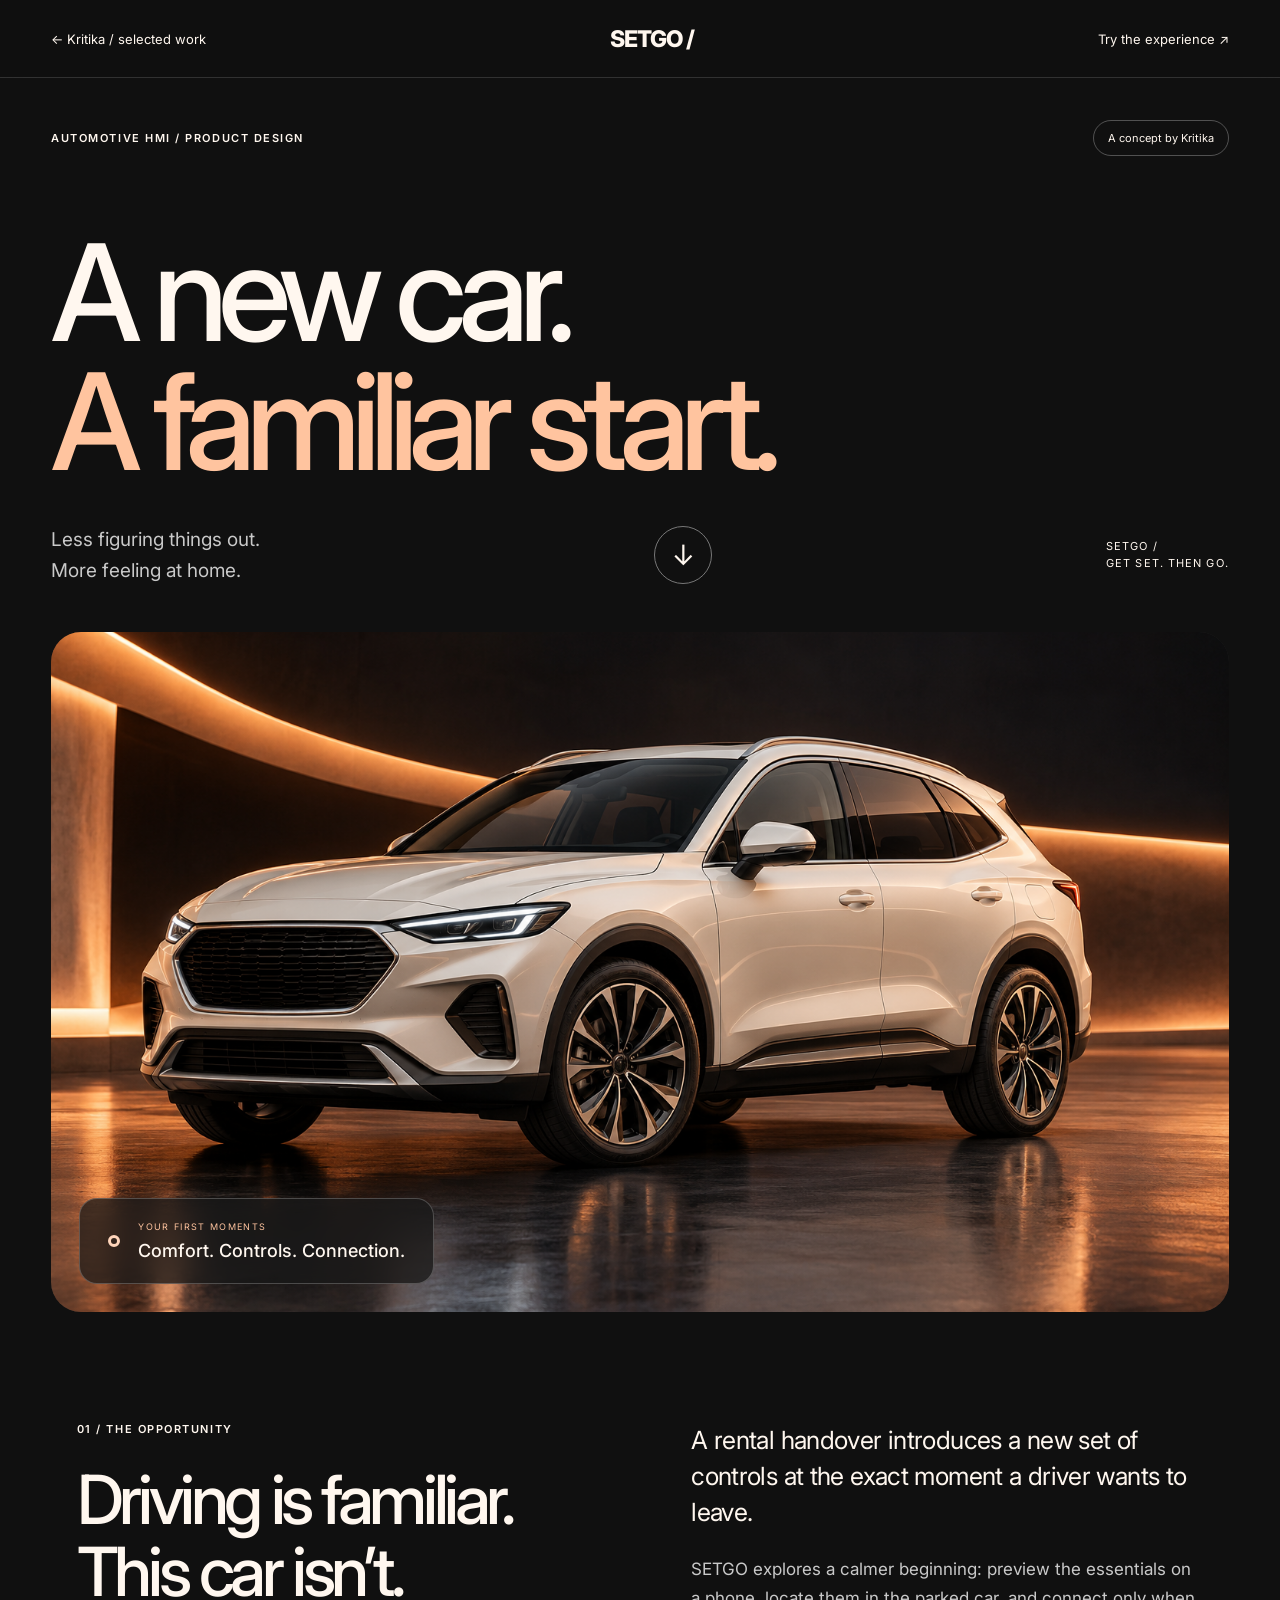
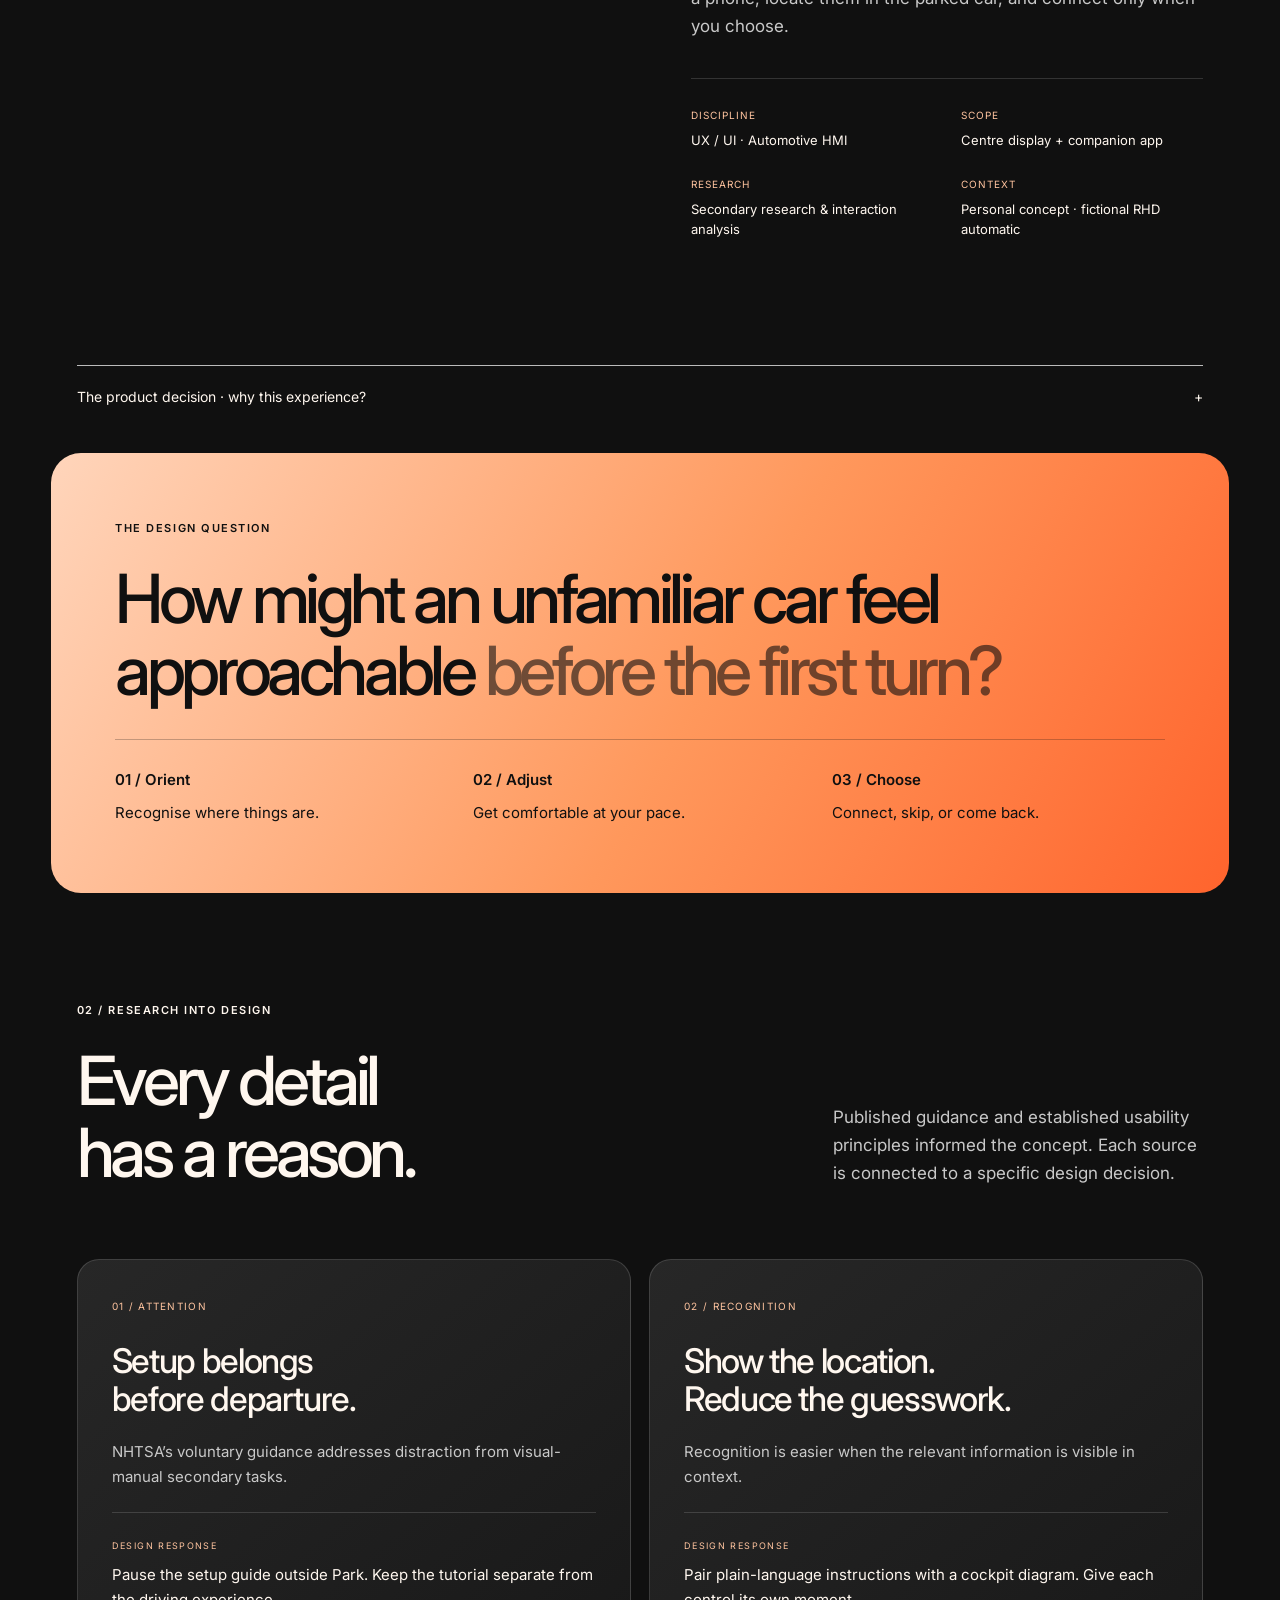
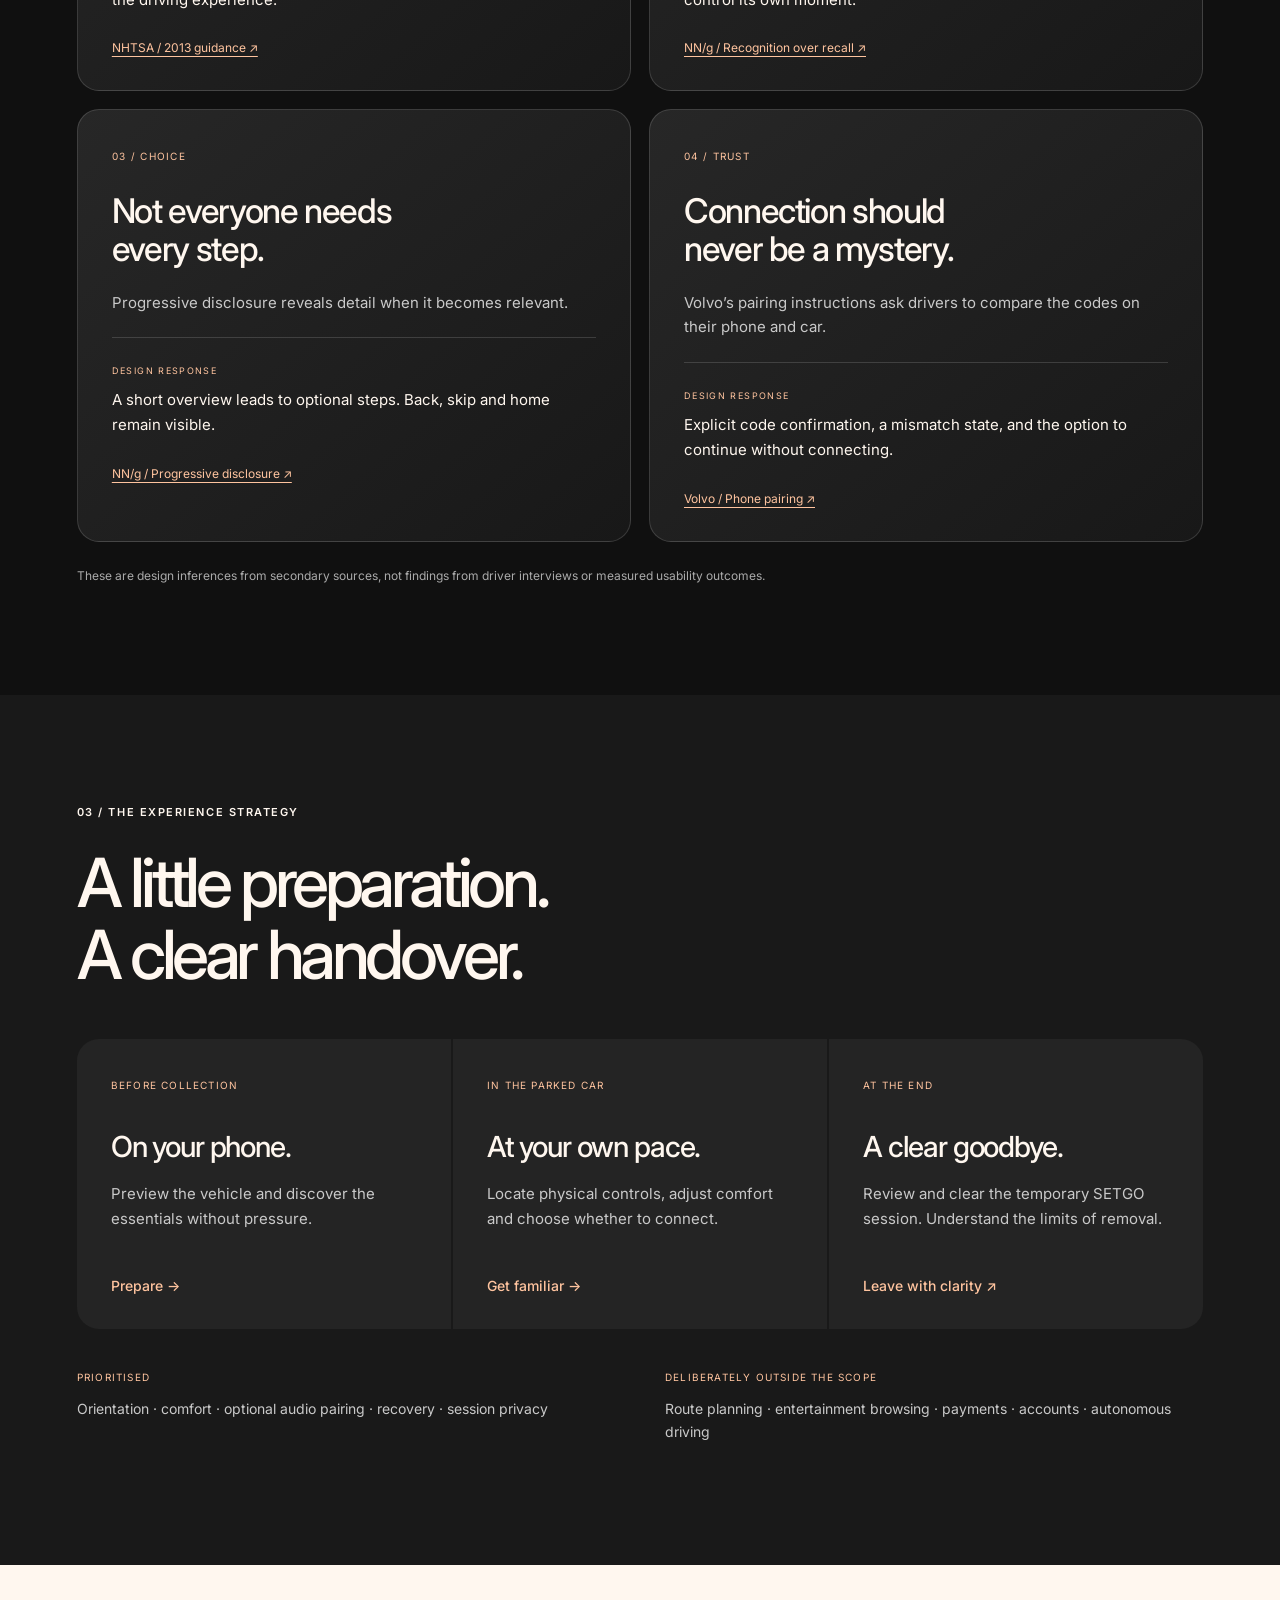
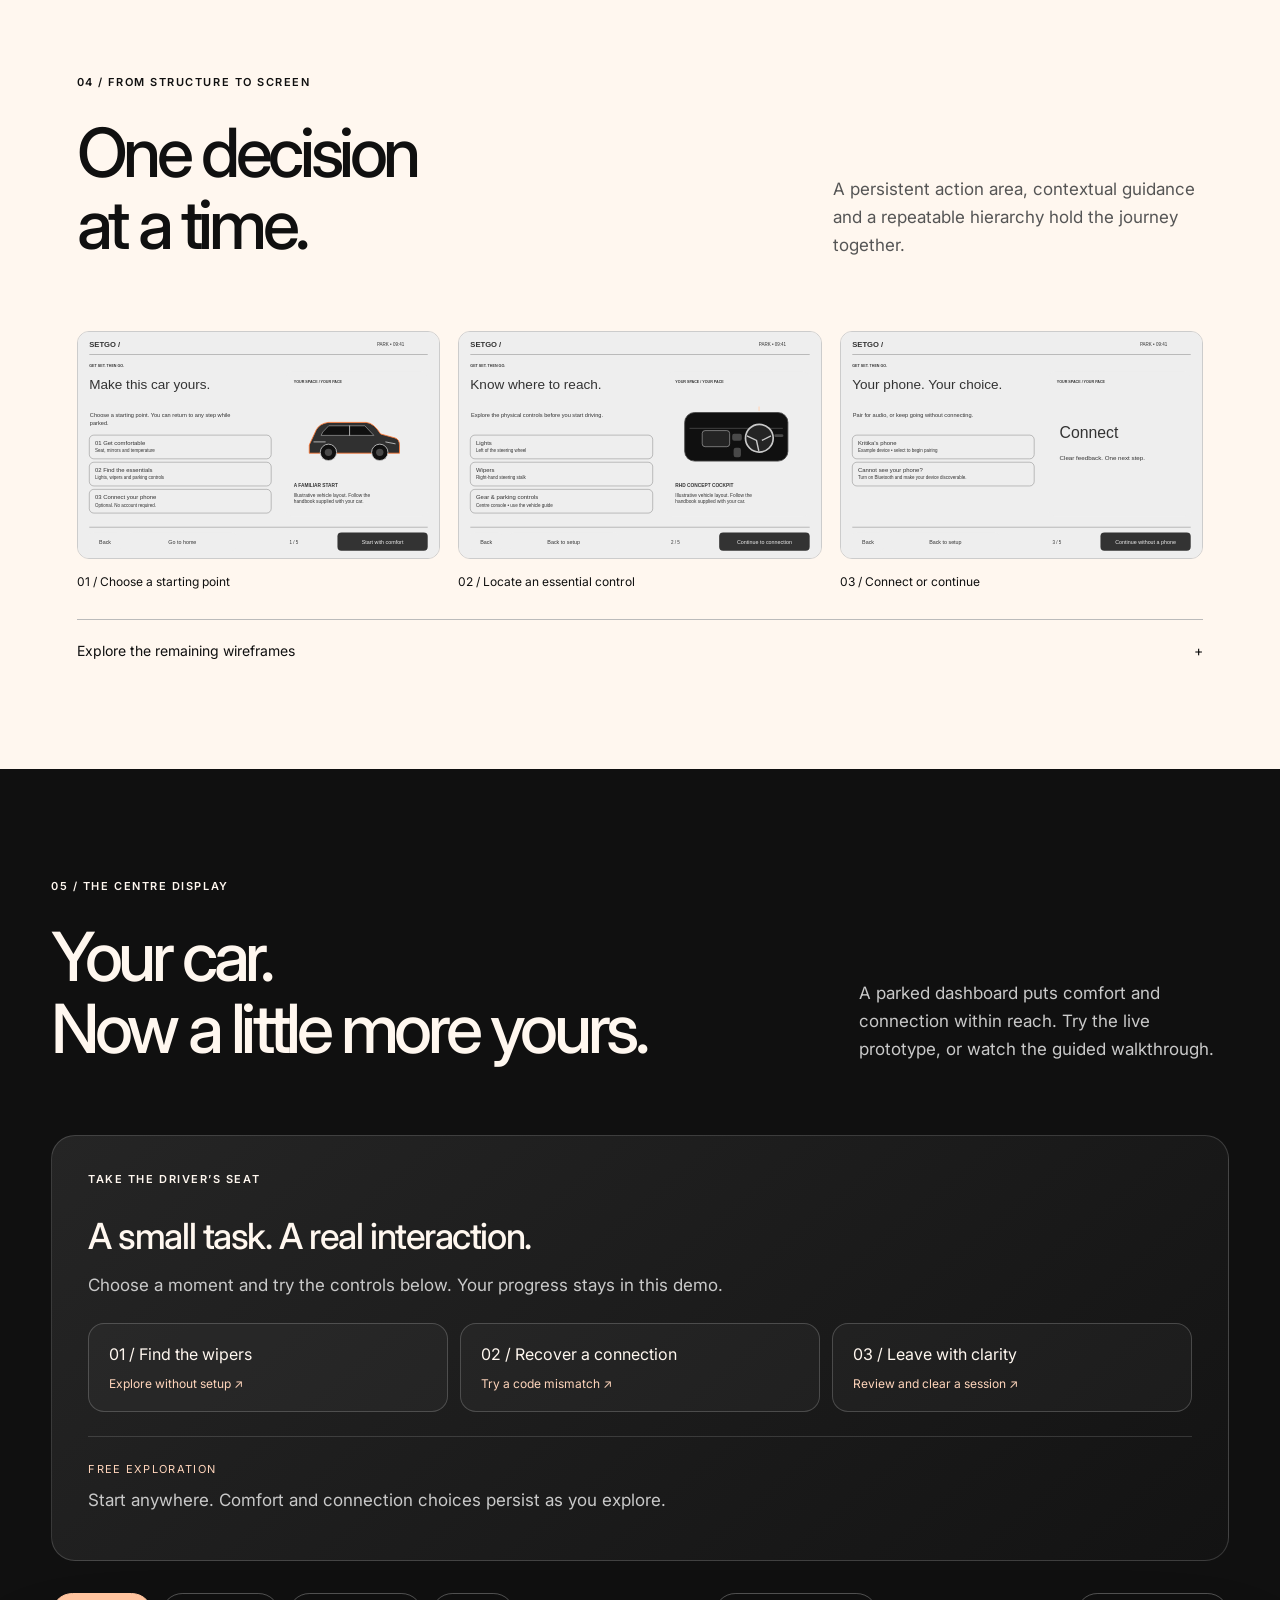
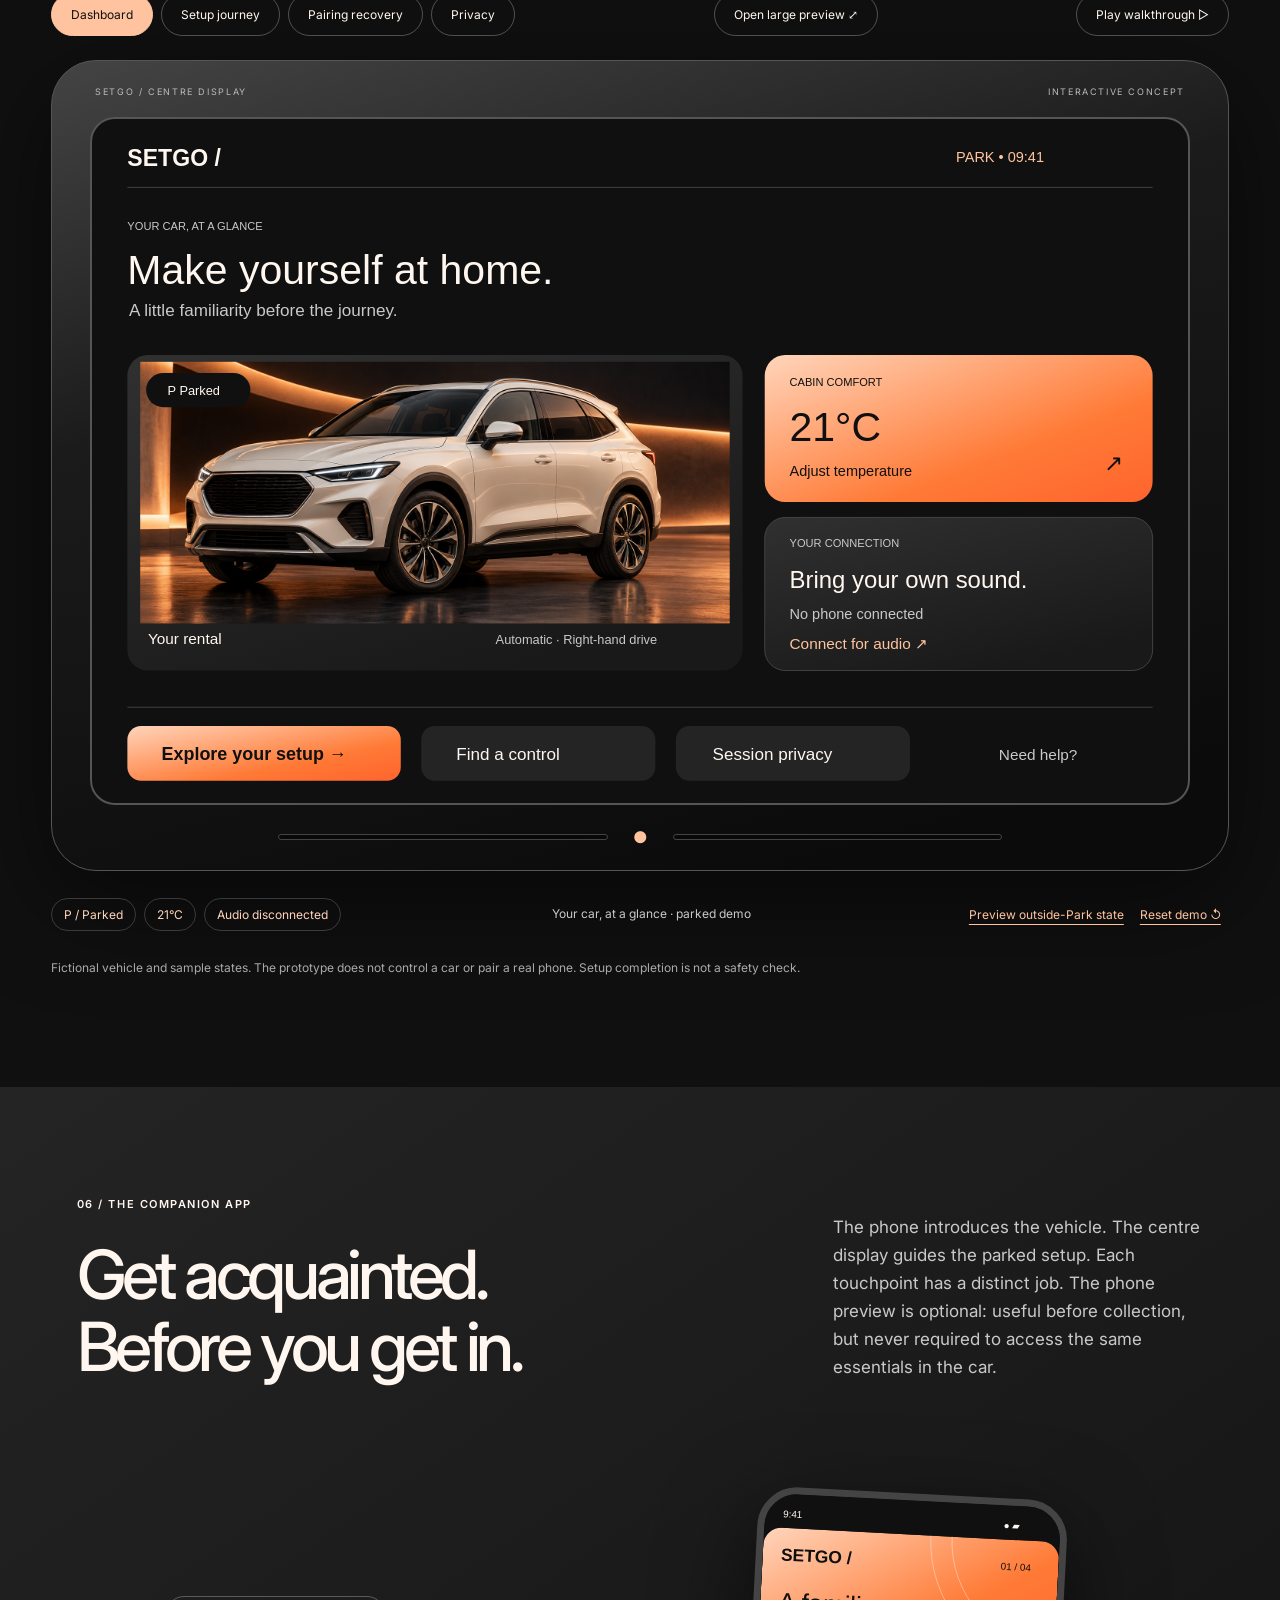
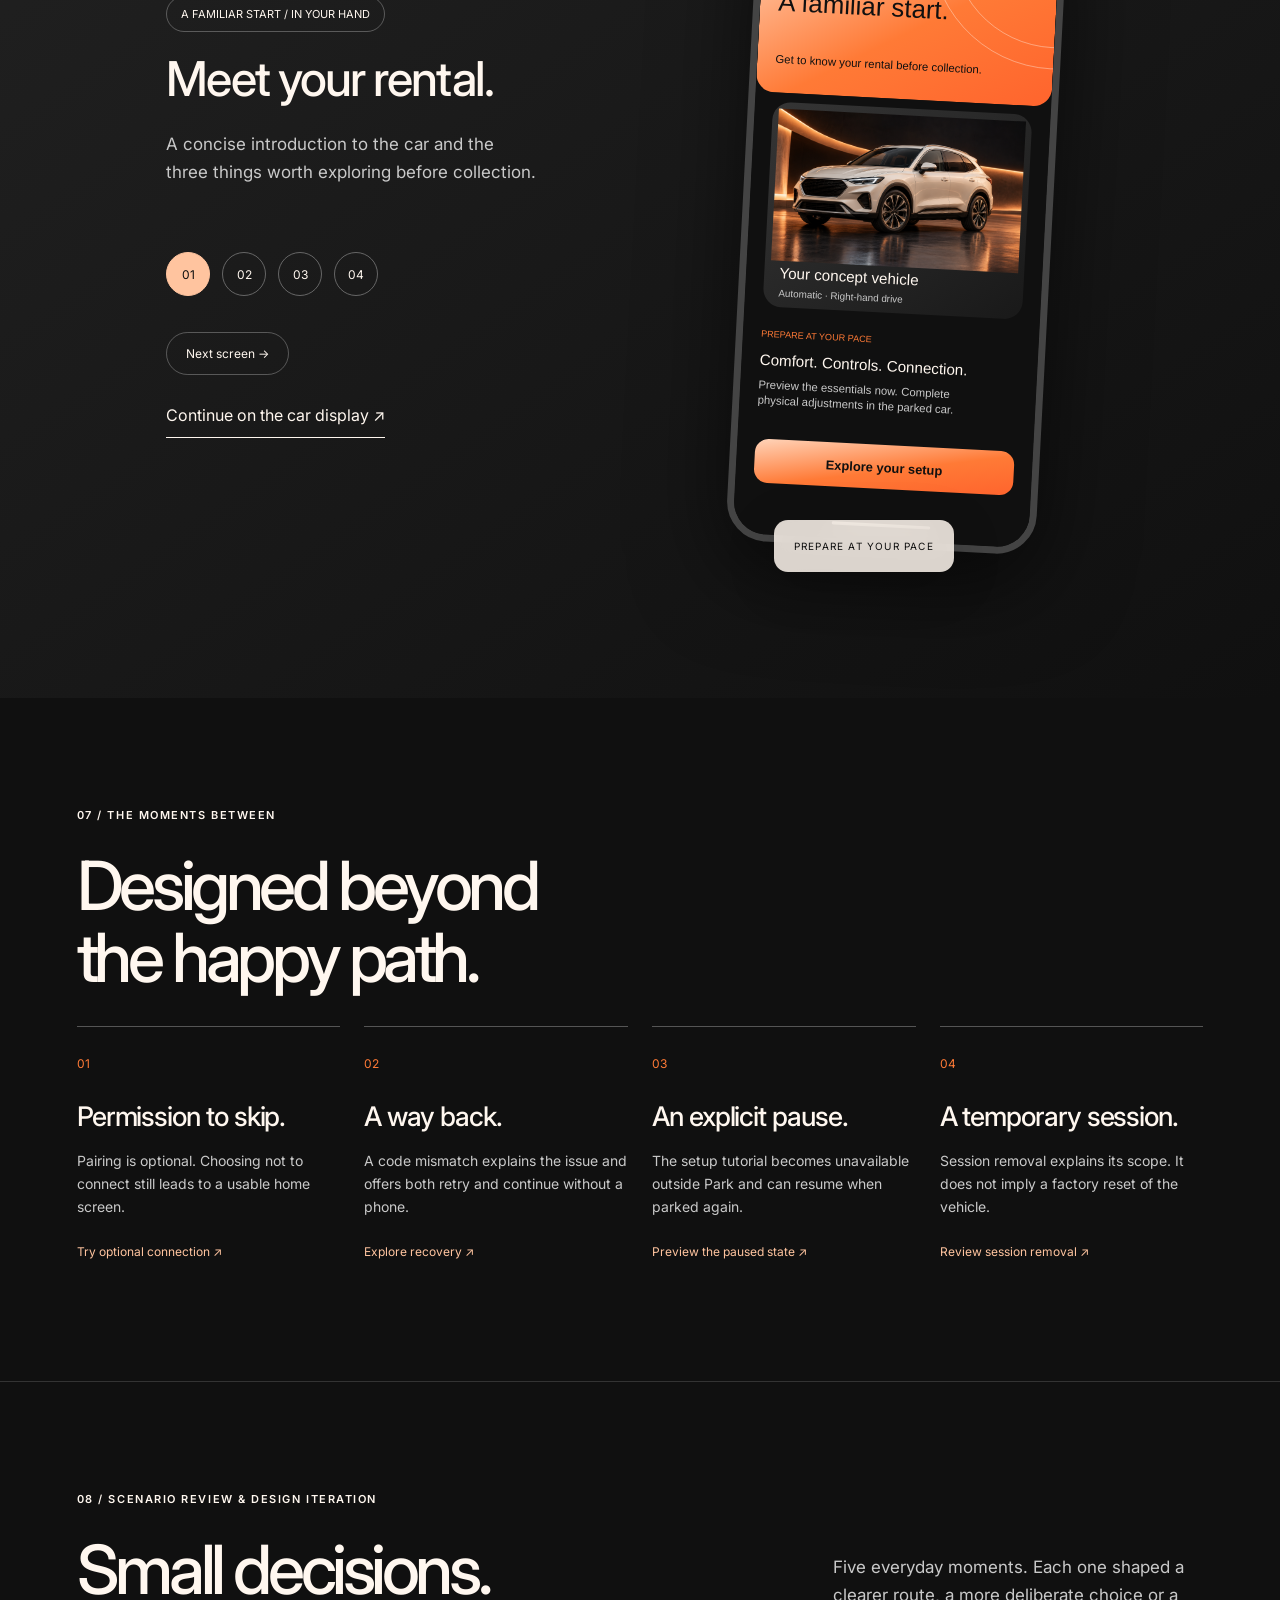
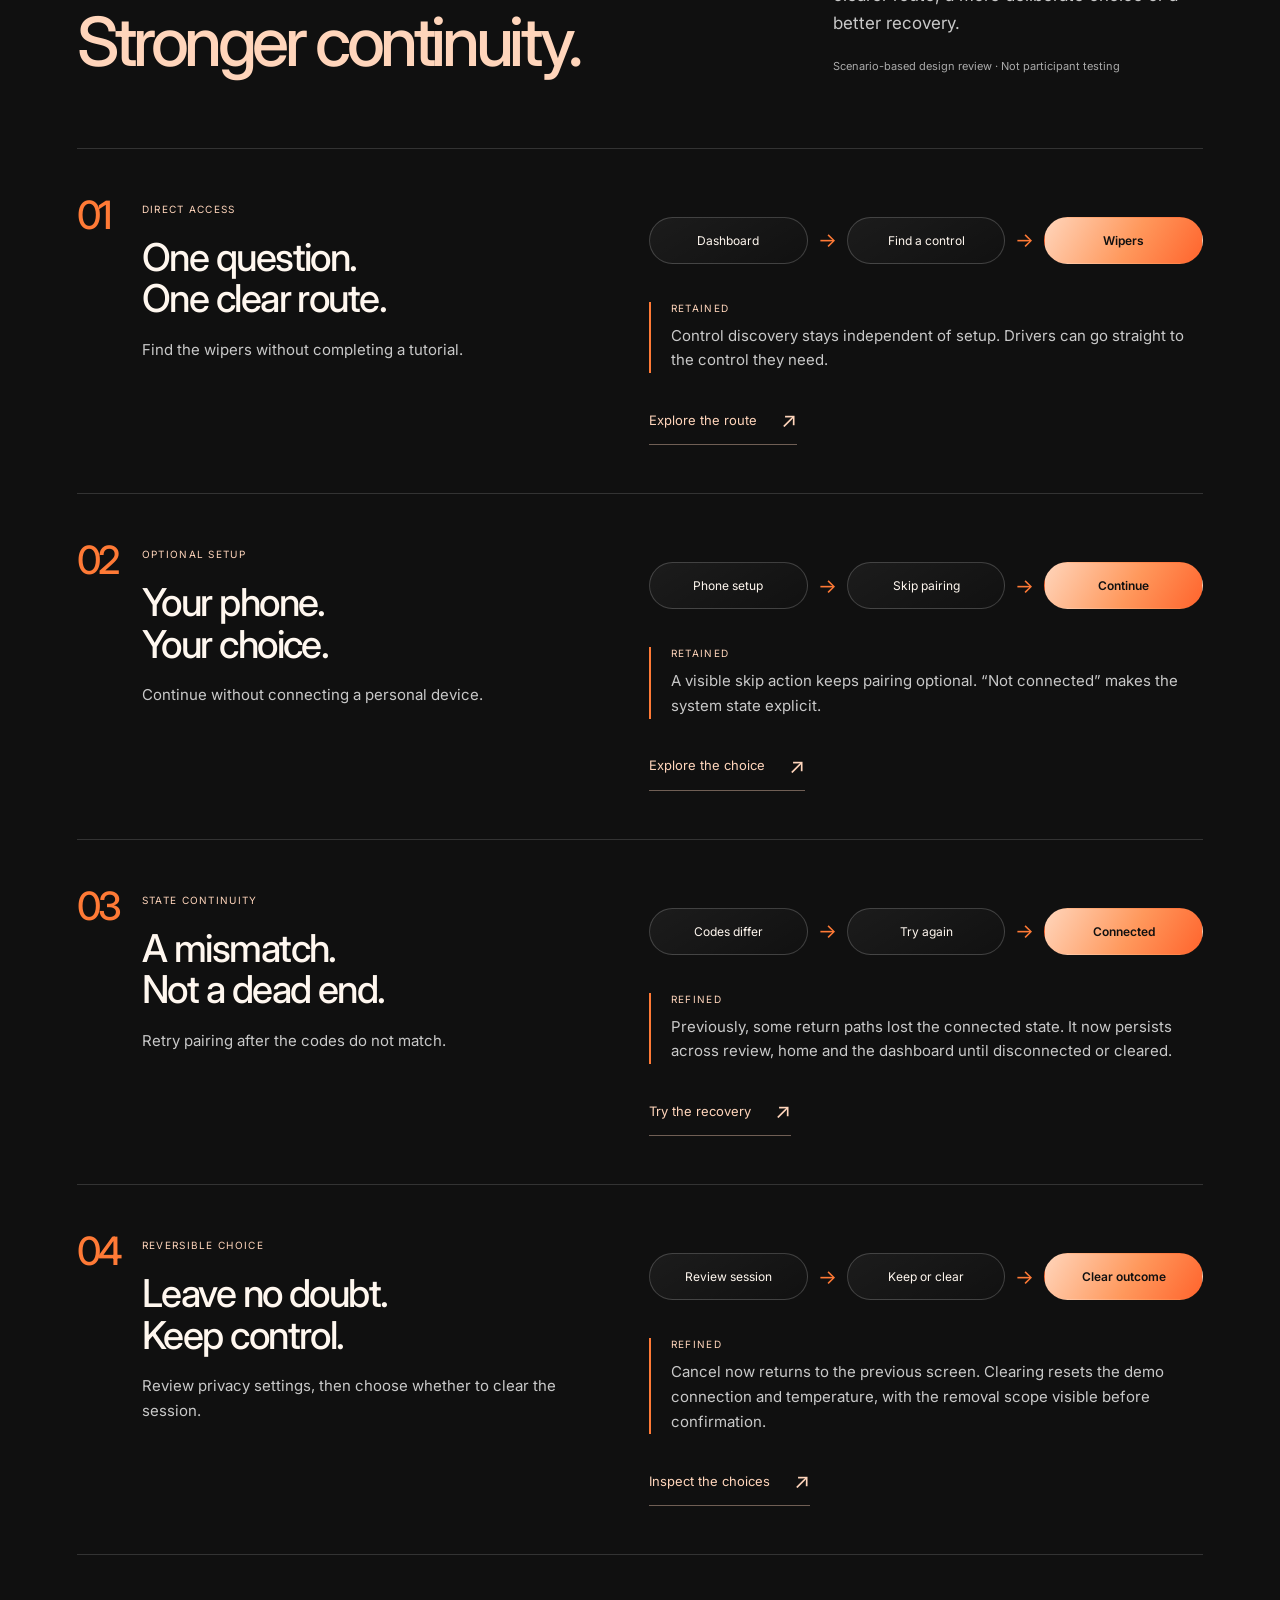
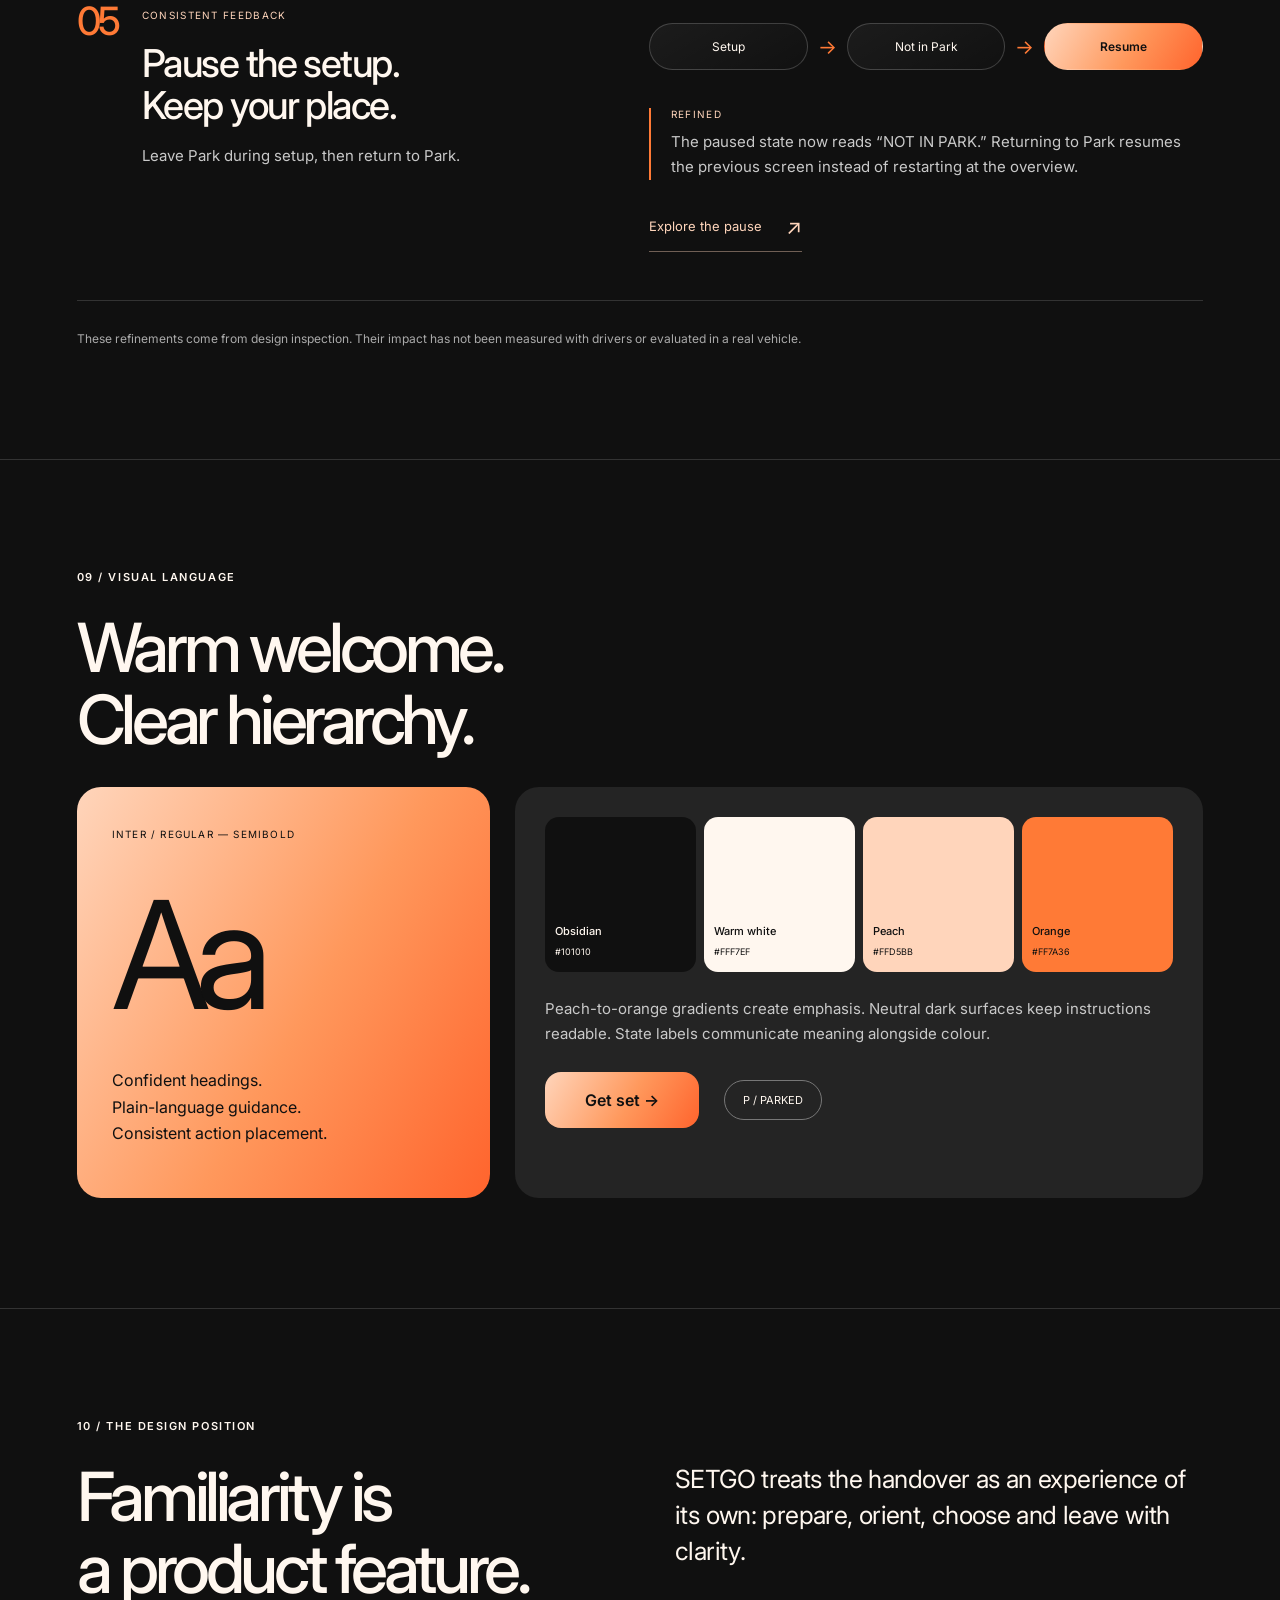
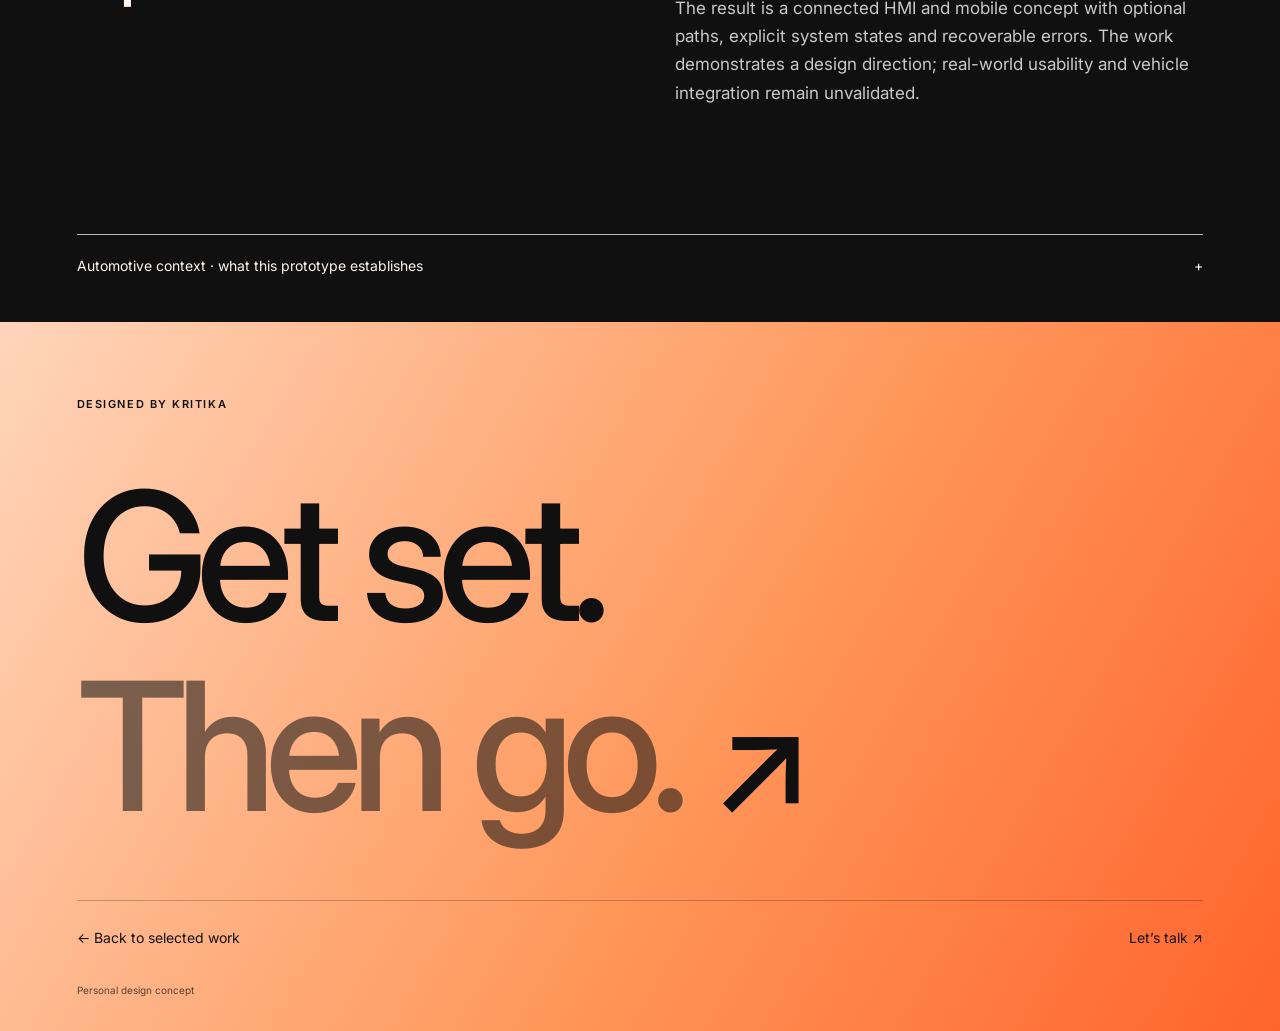
<file: imported/setgo/index.html>
<!doctype html>
<html lang="en"><head><meta charset="utf-8"><meta name="viewport" content="width=device-width, initial-scale=1"><meta name="theme-color" content="#101010"><meta name="description" content="SETGO by Kritika — an automotive HMI and companion app concept for a familiar start in an unfamiliar rental car."><title>SETGO — A familiar start · Kritika</title><link rel="stylesheet" href="case.css?v=interactive-20261018b"></head>
<body><a class="skip" href="#main">Skip to case study</a><header class="nav"><a href="../#work" class="back">← Kritika / selected work</a><a class="wordmark" href="#main">SETGO /</a><a href="#experience">Try the experience ↗</a></header>
<main id="main">
<section class="hero"><div class="hero-top"><span class="eyebrow">AUTOMOTIVE HMI / PRODUCT DESIGN</span><span class="pill">A concept by Kritika</span></div><h1>A new car.<br><span>A familiar start.</span></h1><div class="hero-bottom"><p>Less figuring things out.<br>More feeling at home.</p><a class="round" href="#story" aria-label="Read the story">↓</a><span>SETGO /<br>GET SET. THEN GO.</span></div><div class="hero-image"><img src="car-hero.png" alt="Illustrative pearl-white rental car in a studio" fetchpriority="high"><div class="glass hero-glass"><span class="status-dot"></span><div><small>YOUR FIRST MOMENTS</small><strong>Comfort. Controls. Connection.</strong></div></div></div></section>
<section class="section intro" id="story"><div><span class="eyebrow">01 / THE OPPORTUNITY</span><h2>Driving is familiar.<br>This car isn’t.</h2></div><div><p class="lead">A rental handover introduces a new set of controls at the exact moment a driver wants to leave.</p><p>SETGO explores a calmer beginning: preview the essentials on a phone, locate them in the parked car, and connect only when you choose.</p><dl class="facts"><div><dt>Discipline</dt><dd>UX / UI · Automotive HMI</dd></div><div><dt>Scope</dt><dd>Centre display + companion app</dd></div><div><dt>Research</dt><dd>Secondary research & interaction analysis</dd></div><div><dt>Context</dt><dd>Personal concept · fictional RHD automatic</dd></div></dl></div></section>
<details class="more-wire decision-depth"><summary>The product decision · why this experience?<span>+</span></summary><div class="decision-columns"><article><span class="eyebrow">THE WORKING HYPOTHESIS</span><h3>Familiar driving. Unfamiliar controls.</h3><p>The target situation is a first-time renter collecting an unfamiliar car and wanting to locate essential controls before departure. The hypothesis is that a short, contextual guide can reduce uncertainty at handover. How common this need is, and whether SETGO improves it, have not been established through driver research.</p></article><article><span class="eyebrow">THE ALTERNATIVES</span><h3>Support the handover. Don’t replace it.</h3><p>A rental agent can answer individual questions, but that explanation may be difficult to recall later. A handbook offers depth; an in-car guide offers immediate context. SETGO prioritises the in-car guide and retains help as an alternative. The phone preview adds value only when a renter wants to prepare before collection.</p></article><article><span class="eyebrow">THE SCOPE DECISION</span><h3>No app required to begin.</h3><p>The companion is an optional preview, not a mandatory download or account. Every essential step remains available in the parked car. The concept does not assume pairing or saved preferences transfer from the phone: the driver confirms choices in the vehicle.</p></article></div></details><section class="statement"><span class="eyebrow">THE DESIGN QUESTION</span><h2>How might an unfamiliar car feel approachable <em>before the first turn?</em></h2><div class="three"><p><b>01 / Orient</b>Recognise where things are.</p><p><b>02 / Adjust</b>Get comfortable at your pace.</p><p><b>03 / Choose</b>Connect, skip, or come back.</p></div></section>
<section class="section" id="research"><div class="section-heading"><div><span class="eyebrow">02 / RESEARCH INTO DESIGN</span><h2>Every detail<br>has a reason.</h2></div><p>Published guidance and established usability principles informed the concept. Each source is connected to a specific design decision.</p></div><div class="evidence-grid">
<article class="evidence"><span>01 / ATTENTION</span><h3>Setup belongs<br>before departure.</h3><p>NHTSA’s voluntary guidance addresses distraction from visual-manual secondary tasks.</p><div class="decision"><small>DESIGN RESPONSE</small><p>Pause the setup guide outside Park. Keep the tutorial separate from the driving experience.</p></div><a href="https://www.transportation.gov/regulations/federal-register-documents/2013-09883" target="_blank" rel="noopener">NHTSA / 2013 guidance ↗</a></article>
<article class="evidence"><span>02 / RECOGNITION</span><h3>Show the location.<br>Reduce the guesswork.</h3><p>Recognition is easier when the relevant information is visible in context.</p><div class="decision"><small>DESIGN RESPONSE</small><p>Pair plain-language instructions with a cockpit diagram. Give each control its own moment.</p></div><a href="https://www.nngroup.com/articles/recognition-and-recall/" target="_blank" rel="noopener">NN/g / Recognition over recall ↗</a></article>
<article class="evidence"><span>03 / CHOICE</span><h3>Not everyone needs<br>every step.</h3><p>Progressive disclosure reveals detail when it becomes relevant.</p><div class="decision"><small>DESIGN RESPONSE</small><p>A short overview leads to optional steps. Back, skip and home remain visible.</p></div><a href="https://www.nngroup.com/articles/progressive-disclosure/" target="_blank" rel="noopener">NN/g / Progressive disclosure ↗</a></article>
<article class="evidence"><span>04 / TRUST</span><h3>Connection should<br>never be a mystery.</h3><p>Volvo’s pairing instructions ask drivers to compare the codes on their phone and car.</p><div class="decision"><small>DESIGN RESPONSE</small><p>Explicit code confirmation, a mismatch state, and the option to continue without connecting.</p></div><a href="https://www.volvocars.com/en-ca/support/car/s60/15w17/article/972e2fdaaa9f5377c0a801e80006d800/0a2dcab5aaa41e36c0a801e800ea30a7/1ceff822465a4172c0a801516e842eb2/" target="_blank" rel="noopener">Volvo / Phone pairing ↗</a></article></div><p class="footnote">These are design inferences from secondary sources, not findings from driver interviews or measured usability outcomes.</p></section>
<section class="section architecture"><span class="eyebrow">03 / THE EXPERIENCE STRATEGY</span><h2>A little preparation.<br>A clear handover.</h2><div class="journey"><article><span>BEFORE COLLECTION</span><h3>On your phone.</h3><p>Preview the vehicle and discover the essentials without pressure.</p><b>Prepare →</b></article><article><span>IN THE PARKED CAR</span><h3>At your own pace.</h3><p>Locate physical controls, adjust comfort and choose whether to connect.</p><b>Get familiar →</b></article><article><span>AT THE END</span><h3>A clear goodbye.</h3><p>Review and clear the temporary SETGO session. Understand the limits of removal.</p><b>Leave with clarity ↗</b></article></div><div class="scope"><div><small>PRIORITISED</small><p>Orientation · comfort · optional audio pairing · recovery · session privacy</p></div><div><small>DELIBERATELY OUTSIDE THE SCOPE</small><p>Route planning · entertainment browsing · payments · accounts · autonomous driving</p></div></div></section>
<section class="section wire-section"><div class="section-heading"><div><span class="eyebrow">04 / FROM STRUCTURE TO SCREEN</span><h2>One decision<br>at a time.</h2></div><p>A persistent action area, contextual guidance and a repeatable hierarchy hold the journey together.</p></div><div class="wire-grid"><figure><img src="wireframes/overview.svg" alt="Overview wireframe with three starting points" loading="lazy"><figcaption>01 / Choose a starting point</figcaption></figure><figure><img src="wireframes/controls.svg" alt="Control guide wireframe with diagram beside instructions" loading="lazy"><figcaption>02 / Locate an essential control</figcaption></figure><figure><img src="wireframes/phone.svg" alt="Optional phone connection wireframe" loading="lazy"><figcaption>03 / Connect or continue</figcaption></figure></div><details class="more-wire"><summary>Explore the remaining wireframes <span>+</span></summary><div class="wire-grid"><figure><img src="wireframes/welcome.svg" alt="Welcome wireframe" loading="lazy"><figcaption>Welcome</figcaption></figure><figure><img src="wireframes/seat.svg" alt="Comfort wireframe" loading="lazy"><figcaption>Comfort</figcaption></figure><figure><img src="wireframes/review.svg" alt="Review wireframe" loading="lazy"><figcaption>Review</figcaption></figure></div></details></section>
<section class="section experience" id="experience"><div class="section-heading"><div><span class="eyebrow">05 / THE CENTRE DISPLAY</span><h2>Your car.<br>Now a little more yours.</h2></div><p>A parked dashboard puts comfort and connection within reach. Try the live prototype, or watch the guided walkthrough.</p></div><div class="scenario-lab"><div><span class="eyebrow">TAKE THE DRIVER’S SEAT</span><h3>A small task. A real interaction.</h3><p>Choose a moment and try the controls below. Your progress stays in this demo.</p></div><div class="scenario-choices" role="group" aria-label="Choose a guided scenario"><button data-task="find" aria-pressed="false">01 / Find the wipers <span>Explore without setup ↗</span></button><button data-task="pair" aria-pressed="false">02 / Recover a connection <span>Try a code mismatch ↗</span></button><button data-task="clear" aria-pressed="false">03 / Leave with clarity <span>Review and clear a session ↗</span></button></div><div class="task-feedback" role="status" aria-live="polite"><span id="task-label">FREE EXPLORATION</span><p id="task-instruction">Start anywhere. Comfort and connection choices persist as you explore.</p><button id="task-exit" hidden>End scenario ×</button></div></div><div class="demo-toolbar"><div class="demo-tabs" role="group" aria-label="Demo starting point"><button data-screen="dashboard" aria-pressed="true">Dashboard</button><button data-screen="welcome" aria-pressed="false">Setup journey</button><button data-screen="pairerror" aria-pressed="false">Pairing recovery</button><button data-screen="privacy" aria-pressed="false">Privacy</button></div><button id="expand" class="outline">Open large preview ⤢</button><button id="play" class="outline" aria-pressed="false">Play walkthrough ▷</button></div><div class="cockpit"><div class="dashboard-label"><span>SETGO / CENTRE DISPLAY</span><span>INTERACTIVE CONCEPT</span></div><div id="hmi" class="hmi" aria-label="Interactive parked vehicle setup"></div><div class="vent"><i></i><span>●</span><i></i></div></div><div class="demo-footer"><div class="session-state" aria-label="Current demo settings"><span id="state-park">P / Parked</span><span id="state-temp">21°C</span><span id="state-phone">Audio disconnected</span></div><p id="screen-status" role="status">Dashboard · parked demo</p><div><button class="text-button" id="park">Preview outside-Park state</button><button class="text-button" id="restart">Reset demo ↺</button></div></div><p class="footnote">Fictional vehicle and sample states. The prototype does not control a car or pair a real phone. Setup completion is not a safety check.</p></section>
<section class="section phone-section"><div class="section-heading"><div><span class="eyebrow">06 / THE COMPANION APP</span><h2>Get acquainted.<br>Before you get in.</h2></div><p>The phone introduces the vehicle. The centre display guides the parked setup. Each touchpoint has a distinct job. The phone preview is optional: useful before collection, but never required to access the same essentials in the car.</p></div><div class="phone-stage"><div class="phone-copy"><span class="pill">A FAMILIAR START / IN YOUR HAND</span><h3 id="phone-title">Meet your rental.</h3><p id="phone-caption">A concise introduction to the car and the three things worth exploring before collection.</p><div class="phone-stepper" role="group" aria-label="Companion app screens"><button data-phone="0" aria-pressed="true">01</button><button data-phone="1" aria-pressed="false">02</button><button data-phone="2" aria-pressed="false">03</button><button data-phone="3" aria-pressed="false">04</button></div><button class="outline" id="phone-next">Next screen →</button><button class="phone-handover" data-jump="overview">Continue on the car display ↗</button></div><div class="phone-wrap"><div class="phone-device"><img id="phone-image" src="companion/01-discover.svg" alt="SETGO mobile welcome screen" loading="lazy"></div><span class="floating-label">PREPARE AT YOUR PACE</span></div></div></section>
<section class="section details-section"><span class="eyebrow">07 / THE MOMENTS BETWEEN</span><h2>Designed beyond<br>the happy path.</h2><div class="edge-grid"><article><span class="number">01</span><h3>Permission to skip.</h3><p>Pairing is optional. Choosing not to connect still leads to a usable home screen.</p><button data-jump="phone">Try optional connection ↗</button></article><article><span class="number">02</span><h3>A way back.</h3><p>A code mismatch explains the issue and offers both retry and continue without a phone.</p><button data-jump="pairerror">Explore recovery ↗</button></article><article><span class="number">03</span><h3>An explicit pause.</h3><p>The setup tutorial becomes unavailable outside Park and can resume when parked again.</p><button data-jump="locked">Preview the paused state ↗</button></article><article><span class="number">04</span><h3>A temporary session.</h3><p>Session removal explains its scope. It does not imply a factory reset of the vehicle.</p><button data-jump="privacy">Review session removal ↗</button></article></div></section>

<section class="section scenario-review" id="scenario-review"><div class="section-heading"><div><span class="eyebrow">08 / SCENARIO REVIEW &amp; DESIGN ITERATION</span><h2>Small decisions.<br><em>Stronger continuity.</em></h2></div><p>Five everyday moments. Each one shaped a clearer route, a more deliberate choice or a better recovery.<br><small>Scenario-based design review · Not participant testing</small></p></div><div class="review-stories"><article class="review-story"><div class="review-story-title"><span class="review-number">01</span><span class="review-tag">DIRECT ACCESS</span><h3>One question.<br>One clear route.</h3><p>Find the wipers without completing a tutorial.</p></div><div class="review-story-detail"><div class="review-flow" aria-label="Scenario flow"><span class="review-step">Dashboard</span><span class="review-flow-arrow" aria-hidden="true">→</span><span class="review-step">Find a control</span><span class="review-flow-arrow" aria-hidden="true">→</span><span class="review-step">Wipers</span></div><div class="review-decision"><span>Retained</span><p>Control discovery stays independent of setup. Drivers can go straight to the control they need.</p></div><button data-jump="controls">Explore the route<span aria-hidden="true">↗</span></button></div></article><article class="review-story"><div class="review-story-title"><span class="review-number">02</span><span class="review-tag">OPTIONAL SETUP</span><h3>Your phone.<br>Your choice.</h3><p>Continue without connecting a personal device.</p></div><div class="review-story-detail"><div class="review-flow" aria-label="Scenario flow"><span class="review-step">Phone setup</span><span class="review-flow-arrow" aria-hidden="true">→</span><span class="review-step">Skip pairing</span><span class="review-flow-arrow" aria-hidden="true">→</span><span class="review-step">Continue</span></div><div class="review-decision"><span>Retained</span><p>A visible skip action keeps pairing optional. “Not connected” makes the system state explicit.</p></div><button data-jump="phone">Explore the choice<span aria-hidden="true">↗</span></button></div></article><article class="review-story"><div class="review-story-title"><span class="review-number">03</span><span class="review-tag">STATE CONTINUITY</span><h3>A mismatch.<br>Not a dead end.</h3><p>Retry pairing after the codes do not match.</p></div><div class="review-story-detail"><div class="review-flow" aria-label="Scenario flow"><span class="review-step">Codes differ</span><span class="review-flow-arrow" aria-hidden="true">→</span><span class="review-step">Try again</span><span class="review-flow-arrow" aria-hidden="true">→</span><span class="review-step">Connected</span></div><div class="review-decision"><span>Refined</span><p>Previously, some return paths lost the connected state. It now persists across review, home and the dashboard until disconnected or cleared.</p></div><button data-jump="pairerror">Try the recovery<span aria-hidden="true">↗</span></button></div></article><article class="review-story"><div class="review-story-title"><span class="review-number">04</span><span class="review-tag">REVERSIBLE CHOICE</span><h3>Leave no doubt.<br>Keep control.</h3><p>Review privacy settings, then choose whether to clear the session.</p></div><div class="review-story-detail"><div class="review-flow" aria-label="Scenario flow"><span class="review-step">Review session</span><span class="review-flow-arrow" aria-hidden="true">→</span><span class="review-step">Keep or clear</span><span class="review-flow-arrow" aria-hidden="true">→</span><span class="review-step">Clear outcome</span></div><div class="review-decision"><span>Refined</span><p>Cancel now returns to the previous screen. Clearing resets the demo connection and temperature, with the removal scope visible before confirmation.</p></div><button data-jump="privacy">Inspect the choices<span aria-hidden="true">↗</span></button></div></article><article class="review-story"><div class="review-story-title"><span class="review-number">05</span><span class="review-tag">CONSISTENT FEEDBACK</span><h3>Pause the setup.<br>Keep your place.</h3><p>Leave Park during setup, then return to Park.</p></div><div class="review-story-detail"><div class="review-flow" aria-label="Scenario flow"><span class="review-step">Setup</span><span class="review-flow-arrow" aria-hidden="true">→</span><span class="review-step">Not in Park</span><span class="review-flow-arrow" aria-hidden="true">→</span><span class="review-step">Resume</span></div><div class="review-decision"><span>Refined</span><p>The paused state now reads “NOT IN PARK.” Returning to Park resumes the previous screen instead of restarting at the overview.</p></div><button data-jump="locked">Explore the pause<span aria-hidden="true">↗</span></button></div></article></div><p class="footnote">These refinements come from design inspection. Their impact has not been measured with drivers or evaluated in a real vehicle.</p></section>
<section class="section system"><span class="eyebrow">09 / VISUAL LANGUAGE</span><h2>Warm welcome.<br>Clear hierarchy.</h2><div class="system-grid"><article class="type-card"><small>INTER / REGULAR — SEMIBOLD</small><span class="type-sample">Aa</span><p>Confident headings.<br>Plain-language guidance.<br>Consistent action placement.</p></article><article class="palette-card"><div class="swatches"><span style="--sw:#101010"><b>Obsidian</b><small>#101010</small></span><span style="--sw:#FFF7EF;color:#101010"><b>Warm white</b><small>#FFF7EF</small></span><span style="--sw:#FFD5BB;color:#101010"><b>Peach</b><small>#FFD5BB</small></span><span style="--sw:#FF7A36;color:#101010"><b>Orange</b><small>#FF7A36</small></span></div><p>Peach-to-orange gradients create emphasis. Neutral dark surfaces keep instructions readable. State labels communicate meaning alongside colour.</p><div class="component-sample"><span class="sample-button">Get set →</span><span class="sample-pill">P / PARKED</span></div></article></div></section>
<section class="section reflection"><span class="eyebrow">10 / THE DESIGN POSITION</span><h2>Familiarity is<br>a product feature.</h2><div class="reflection-copy"><p class="lead">SETGO treats the handover as an experience of its own: prepare, orient, choose and leave with clarity.</p><p>The result is a connected HMI and mobile concept with optional paths, explicit system states and recoverable errors. The work demonstrates a design direction; real-world usability and vehicle integration remain unvalidated.</p></div></section>
<details class="more-wire decision-depth"><summary>Automotive context · what this prototype establishes<span>+</span></summary><div class="decision-columns"><article><span class="eyebrow">DEMONSTRATED HERE</span><h3>Interaction logic.</h3><p>The browser demo makes optional setup, pairing recovery, state persistence and session removal inspectable. Outside-Park mode pauses the tutorial and preserves its place. These are prototype behaviours, not vehicle integrations.</p></article><article><span class="eyebrow">VEHICLE DEPENDENCIES</span><h3>A guide for the actual car.</h3><p>A production experience would depend on model-specific control locations, verified vehicle state and manufacturer integration. The fictional right-hand-drive cockpit illustrates the structure; it cannot provide instructions for every rental vehicle.</p></article><article><span class="eyebrow">EVIDENCE BOUNDARY</span><h3>Designed for parked use.</h3><p>Physical reach, touch accuracy, glare, readability and comprehension have not been assessed in a vehicle. The concept makes no claim of reduced distraction, faster setup or improved safety. Its present contribution is a focused, testable interaction direction.</p></article></div></details><footer><span class="eyebrow">DESIGNED BY KRITIKA</span><h2>Get set.<br><em>Then go.</em> <span class="footer-arrow">↗</span></h2><div><a href="../#work">← Back to selected work</a><a href="mailto:kritika200113@gmail.com">Let’s talk ↗</a></div><small>Personal design concept</small></footer>
</main><dialog id="large-preview"><div class="large-bar"><span>SETGO / INTERACTIVE PREVIEW</span><button id="close-large" class="outline">Close ×</button></div><p class="large-hint">Scroll across to explore the full dashboard.</p><div class="large-scroll"><div id="large-mount"></div></div></dialog><script src="case.js?v=interactive-20261018b"></script><script src="../bridge.js"></script></body></html>
</file>
<file: after-hours/style.css>
:root{--ink:#171b35;--night:#10142b;--paper:#f4f1e9;--muted:#626678;--lime:#dbf779;--lav:#c3baff;--line:#d9d7d3;--radius:24px}*{box-sizing:border-box}html{scroll-behavior:smooth;scroll-padding-top:90px}body{margin:0;background:var(--paper);color:var(--ink);font-family:Arial,Helvetica,sans-serif;-webkit-font-smoothing:antialiased}a{color:inherit;text-underline-offset:4px}button,input,select{font:inherit}button,a,input,select{touch-action:manipulation}button{cursor:pointer}button:focus-visible,a:focus-visible,input:focus-visible,select:focus-visible,summary:focus-visible{outline:3px solid #7560dc;outline-offset:5px}button{color:inherit}header{height:76px;border-bottom:1px solid #ffffff25;display:flex;align-items:center;justify-content:space-between;padding:0 5vw;background:var(--night);color:var(--paper);position:sticky;top:0;z-index:10}header a{text-decoration:none}.brand{font-weight:800;letter-spacing:-.8px;font-size:23px}.brand span{color:var(--lime)}header nav{display:flex;gap:25px;font-size:12px}header .back{font-size:12px;border:1px solid #ffffff40;border-radius:40px;padding:11px 15px}.progress{position:fixed;top:75px;left:0;height:2px;width:0;background:var(--lime);z-index:12}.wrap{max-width:1220px;margin:auto;padding:0 40px}.eyebrow{font:11px/1.5 'Courier New',monospace;text-transform:uppercase;letter-spacing:1.6px}.hero{background:var(--night);color:var(--paper);position:relative;overflow:hidden;padding:50px 0 0}.hero .meta{display:flex;justify-content:space-between;gap:20px;color:#b6bad0}.hero-grid{display:grid;grid-template-columns:1.15fr 1fr;align-items:center;gap:20px;padding:60px 0 45px}h1{font-size:clamp(58px,7.5vw,105px);line-height:.95;letter-spacing:-6px;font-weight:500;margin:20px 0 26px}h1 em{color:var(--lav);font-family:Georgia,serif;font-weight:400}h2{font-size:clamp(36px,4.3vw,60px);line-height:1.06;font-weight:500;letter-spacing:-2.4px;margin:16px 0 24px}h3{font-size:23px;letter-spacing:-.5px;line-height:1.2;margin:0 0 15px}p{font-size:16px;line-height:1.65;margin:0 0 17px}.lead{font-size:19px;line-height:1.55;max-width:570px}.hero .lead{color:#c4c7d5}.pill{display:inline-flex;align-items:center;gap:14px;border-radius:50px;background:var(--lime);color:var(--ink);padding:15px 24px;text-decoration:none;border:0;font-size:14px;font-weight:bold}.pill.secondary{background:transparent;border:1px solid currentColor}.hero-foot{border-top:1px solid #ffffff25;display:grid;grid-template-columns:repeat(4,1fr);gap:20px;padding:25px 0 30px}.hero-foot b{display:block;margin-top:9px;font-size:13px;font-weight:400}.hero-foot span{color:#a4aac4}.night-scene{position:relative;aspect-ratio:1/1.06;isolation:isolate}.night-scene svg{width:100%;height:100%;overflow:visible}.float-note{position:absolute;bottom:7%;left:0;border:1px solid #ffffff30;padding:20px 24px;background:#242942ee;border-radius:16px;box-shadow:0 15px 70px #0005;max-width:245px;transform:rotate(-5deg)}.float-note strong{display:block;font-size:29px;font-weight:500;letter-spacing:-1px;margin:6px 0}.float-note small{font-size:11px;color:#bec4dc}.signal{animation:pulse 3s ease-in-out infinite;transform-origin:center}.bus{animation:bus 12s ease-in-out infinite}@keyframes pulse{50%{opacity:.45}}@keyframes bus{0%,100%{transform:translateX(0)}50%{transform:translateX(30px)}}section{padding:90px 0;border-bottom:1px solid var(--line)}.intro-grid,.split{display:grid;grid-template-columns:1fr 1fr;gap:65px;align-items:start}.section-num{color:#757887}.statement{font-size:30px;line-height:1.35;letter-spacing:-.8px}.subtle{color:var(--muted)}.micro{font-size:12px;line-height:1.6;color:var(--muted)}.status{border-left:3px solid #7460d8;padding:14px 19px;margin-top:25px;background:#eae5f4}.status p{font-size:13px;margin:0}.chips{display:flex;gap:8px;flex-wrap:wrap;margin:20px 0}.chip{padding:8px 12px;border:1px solid var(--line);border-radius:30px;font:11px 'Courier New',monospace}.panel{background:#fffdf7;border:1px solid var(--line);border-radius:var(--radius);padding:30px}.section-head{display:flex;justify-content:space-between;align-items:end;gap:45px;margin-bottom:35px}.section-head p{max-width:380px;color:var(--muted)}.two-col{display:grid;grid-template-columns:1fr 1fr;gap:22px}.three-col{display:grid;grid-template-columns:repeat(3,1fr);gap:22px}.source-link{display:block;font:11px/1.6 'Courier New',monospace;color:#595571;margin-top:20px}.donut-wrap{display:flex;align-items:center;gap:32px;margin:30px 0}.donut{width:180px;aspect-ratio:1;border-radius:50%;background:conic-gradient(var(--ink) 0 61.6%,#d8d2ec 61.6%);position:relative;flex-shrink:0}.donut:before{content:'';position:absolute;inset:28px;background:#fffdf7;border-radius:50%}.donut strong{position:absolute;inset:0;display:grid;place-items:center;font-size:34px;letter-spacing:-1px}.legend span{display:block;font-size:14px;padding:10px 0}.legend i{display:inline-block;width:9px;height:9px;background:var(--ink);border-radius:50%;margin-right:8px}.legend .other{background:#d8d2ec}.mini-title{font:12px 'Courier New',monospace;letter-spacing:1px}.tabs{display:flex;flex-wrap:wrap;gap:8px;margin-bottom:25px}.tabs button{background:transparent;border:1px solid var(--line);padding:10px 16px;border-radius:30px;font-size:13px}.tabs button[aria-pressed=true]{background:var(--ink);color:white;border-color:var(--ink)}.coverage{display:grid;grid-template-columns:90px 1fr;gap:12px 20px;align-items:center}.coverage .line-label{font:12px 'Courier New',monospace}.coverage .track{height:24px;background:#e8e4dd;border-radius:3px;overflow:hidden}.coverage .bar{height:100%;background:var(--lav);width:100%;transition:width .4s}.coverage .bar.off{width:0}.coverage-note{min-height:65px;margin:24px 0 0;font-size:13px}.timeline{position:relative;margin:25px 0;padding-top:25px}.axis{display:flex;justify-content:space-between;font:11px 'Courier New',monospace;color:var(--muted)}.time-track{height:44px;background:#e6e2d9;margin:15px 0;position:relative;border-radius:6px}.time-span{position:absolute;left:14.285%;width:57.143%;height:100%;background:var(--lav);display:flex;align-items:center;justify-content:center;font-size:13px;border-radius:6px}.time-marker{position:absolute;top:-12px;bottom:-12px;width:2px;background:var(--ink);left:52.38%;transition:left .2s}.time-marker:before{content:'';position:absolute;left:-5px;top:-5px;width:12px;height:12px;background:var(--ink);border-radius:50%}input[type=range]{width:100%;accent-color:#7662dc;margin:18px 0}.range-title{display:flex;justify-content:space-between;gap:20px;font-size:14px}.range-title output{font:bold 16px 'Courier New',monospace}.inference{background:var(--lav);border-radius:22px;padding:30px;margin-top:28px}.inference p{margin-bottom:0;font-size:21px;line-height:1.45}.evidence-list{display:grid;grid-template-columns:repeat(3,1fr);gap:20px}.evidence-list article{border-top:2px solid var(--ink);padding-top:25px}.tag{display:inline-block;font:10px 'Courier New',monospace;letter-spacing:1px;padding:6px 9px;background:#e6e1f3;border-radius:4px;margin-bottom:18px}.dark{background:var(--night);color:var(--paper);border-color:#ffffff20}.dark .subtle,.dark .micro{color:#b8bed4}.dark .panel{background:#1e233e;border-color:#373c56}.dark .section-num{color:#aab0cc}.dark .source-link{color:#c3baff}.dark .chip{border-color:#444962}.dark .section-head p{color:#b8bed4}.big-question{max-width:970px;font-size:clamp(35px,5.5vw,76px);line-height:1.13;letter-spacing:-3px}.big-question em{font-family:Georgia,serif;color:var(--lime)}.journey-grid{display:grid;grid-template-columns:repeat(4,1fr);gap:0;margin-top:40px}.journey-step{padding:24px;border-top:1px solid #555a74;border-right:1px solid #34394f}.journey-step:last-child{border-right:0}.journey-step .time{font:13px 'Courier New',monospace;color:var(--lime);margin-bottom:35px;display:block}.journey-step p{font-size:14px;color:#b8bed4}.journey-step h3{font-size:20px}.trade-table{width:100%;border-collapse:collapse;margin:25px 0}.table-scroll{overflow:auto}.trade-table th,.trade-table td{text-align:left;padding:20px 15px;border-bottom:1px solid var(--line);font-size:14px;vertical-align:top;line-height:1.55}.trade-table th{font:11px 'Courier New',monospace;letter-spacing:.5px}.trade-table td:first-child{font-weight:bold;min-width:170px}.trade-table .chosen{background:#e5edcd}.selection-note{font-size:13px;color:var(--muted)}.concept-name{font-size:clamp(60px,9vw,125px);line-height:.85;letter-spacing:-7px;margin:30px 0}.concept-name em{font-family:Georgia,serif;font-weight:400;color:#8d7ebf}.concept-strip{display:flex;gap:10px;align-items:center;font-size:13px;padding:25px 0}.concept-strip span{border:1px solid var(--line);padding:14px 18px;border-radius:50px}.number{width:35px;height:35px;border:1px solid currentColor;display:grid;place-items:center;border-radius:50%;font:12px 'Courier New',monospace;margin-bottom:50px}.service-panel{min-height:280px}.service-panel:nth-child(2){background:var(--lav)}.service-panel:nth-child(3){background:var(--lime)}.prototype-area{display:grid;grid-template-columns:1fr 390px;gap:80px;align-items:center}.phone{width:340px;border:7px solid #373b4b;border-radius:48px;padding:14px 18px 20px;background:var(--paper);color:var(--ink);box-shadow:15px 28px 0 #060915,0 30px 90px #0007;min-height:650px;position:relative;margin:auto}.phone-status{display:flex;justify-content:space-between;align-items:center;font:bold 11px Arial;height:26px}.phone-status:after{content:'';position:absolute;left:50%;transform:translateX(-50%);width:86px;height:22px;border-radius:30px;background:#10142b;top:15px}.phone-brand{font-size:21px;letter-spacing:-1px;padding:25px 0 12px;border-bottom:1px solid #d8d5cd}.phone .mini-title{font-size:10px;color:#66697b;margin-top:22px}.phone h3{font-size:30px;margin:12px 0 16px;letter-spacing:-1.2px}.phone .small{font-size:13px;line-height:1.5;color:#5f6372}.phone-card{padding:19px;background:#e7e1f5;border-radius:16px;margin:18px 0}.phone-card strong{display:block;font-size:18px;margin-bottom:7px}.phone-card p{font-size:13px;margin:0}.phone-btn{width:100%;border:0;padding:15px;border-radius:30px;background:var(--ink);color:white;font-size:13px;font-weight:bold;margin:5px 0}.phone-btn.alt{background:transparent;border:1px solid #b5b3ba;color:var(--ink)}.phone-footer{font-size:10px;line-height:1.4;color:#777a84;margin-top:16px;text-align:center}.phone-statusline{background:var(--lime);border-radius:6px;padding:8px;font-size:10px;margin-top:15px}.phone select{width:100%;padding:10px;border:1px solid #bdb8cf;background:transparent;border-radius:8px;font-size:13px}.phone .homebar{width:90px;height:4px;background:var(--ink);border-radius:5px;margin:18px auto 0}.prototype-controls label{display:block;margin:25px 0 12px;font-size:13px}.prototype-controls select{padding:12px;border:1px solid #575d78;background:#202641;color:white;border-radius:10px;width:100%;max-width:360px}.prototype-controls .tabs{margin-top:25px}.prototype-controls .tabs button{border-color:#555a73;color:white}.prototype-controls .tabs button[aria-pressed=true]{background:var(--lime);color:var(--ink);border-color:var(--lime)}.principle{display:flex;align-items:flex-start;gap:15px;margin:22px 0}.principle b{color:var(--lime);font:13px 'Courier New',monospace}.principle p{font-size:15px;color:#c2c6d7;margin:0}.ecosystem{display:grid;grid-template-columns:1fr 1.2fr;gap:35px;margin:40px 0}.ecosystem-buttons{display:flex;flex-direction:column;gap:10px}.ecosystem-buttons button{display:flex;justify-content:space-between;text-align:left;background:transparent;border:1px solid var(--line);padding:20px;border-radius:10px;font-size:15px}.ecosystem-buttons button[aria-pressed=true]{background:var(--ink);color:var(--paper);border-color:var(--ink)}.eco-detail{background:var(--lav);border-radius:24px;padding:35px;min-height:350px}.eco-detail h3{font-size:31px}.eco-detail dt{font:11px 'Courier New',monospace;margin-top:22px;text-transform:uppercase;letter-spacing:1px}.eco-detail dd{margin:8px 0;font-size:16px;line-height:1.5}.blueprint{min-width:850px;border-collapse:collapse;width:100%;margin-top:20px}.blueprint th,.blueprint td{padding:20px 16px;border:1px solid #d7d4cb;font-size:13px;line-height:1.55;text-align:left;vertical-align:top;width:20%}.blueprint th{font-weight:normal;background:#e7e2f0}.blueprint td:first-child{font-weight:bold;background:#ebe8df}.blueprint .visibility td{border-top:2px dashed #8c7ac7}.cost-controls label{display:block;margin:18px 0;font-size:14px}.cost-controls output{float:right;font-weight:bold}.cost-results{background:var(--ink);color:var(--paper);padding:30px;border-radius:24px}.cost-results .amount{font-size:62px;letter-spacing:-3px;margin:20px 0 5px}.cost-results p{font-size:13px;color:#c3c7d8}.cost-line{display:flex;justify-content:space-between;border-bottom:1px solid #3f445d;padding:13px 0;font-size:14px}.cost-chart{display:flex;height:30px;border-radius:6px;overflow:hidden;margin:22px 0 12px}.cost-chart span{min-width:1px;transition:width .2s}.cost-chart span:nth-child(1){background:var(--lav)}.cost-chart span:nth-child(2){background:var(--lime)}.cost-chart span:nth-child(3){background:#f3b48e}.cost-chart span:nth-child(4){background:#eee8db}.cost-legend{font-size:11px!important}.cost-label{font:11px 'Courier New',monospace;text-transform:uppercase;letter-spacing:1px}.risk-grid{display:grid;grid-template-columns:1fr 1fr;gap:20px}.risk-grid details{padding:22px 0;border-top:1px solid var(--line)}summary{cursor:pointer;font-size:18px;line-height:1.4}details p{margin:15px 0 0;font-size:14px;color:var(--muted)}.pilot-grid{display:grid;grid-template-columns:repeat(3,1fr);gap:20px}.pilot-grid article{padding:25px 0;border-top:1px solid #4c526e}.pilot-grid p{font-size:14px;color:#bcc1d6}.pilot-grid b{font:12px 'Courier New',monospace;color:var(--lime);display:block;margin-bottom:20px}.pilot-grid h3{font-size:24px}.closing{padding:90px 0;background:var(--lav)}.closing h2{max-width:850px;font-size:clamp(45px,6vw,80px)}.closing .bottom{display:flex;justify-content:space-between;gap:20px;margin-top:60px;font-size:12px}.sources details{border-top:1px solid var(--line);padding:20px 0}.sources summary{font-size:15px}.sources p{max-width:850px}.source-badge{font:10px 'Courier New',monospace;border:1px solid currentColor;padding:3px 5px;text-decoration:none}.reveal{opacity:1}.js-ready .reveal{opacity:0;transform:translateY(20px);transition:opacity .7s,transform .7s}.js-ready .reveal.in{opacity:1;transform:none}.research-head{background:var(--night);color:var(--paper);padding:60px 0}.research-head h1{font-size:65px}.kit{padding:50px 0}.kit h2{font-size:35px}.kit h3{margin-top:30px}.kit li{line-height:1.7;margin:10px 0}.kit article{padding:35px 0;border-bottom:1px solid var(--line)}.kit .script{padding:24px;background:#e5dff3;border-radius:18px;line-height:1.7}.kit table{border-collapse:collapse;width:100%;font-size:13px}.kit td,.kit th{border:1px solid var(--line);padding:14px;text-align:left}.kit textarea{width:100%;min-height:120px;background:#fffdf7;border:1px solid var(--line);padding:15px;font:14px/1.6 Arial;border-radius:10px}.print-btn{margin-top:20px}.ruler{display:grid;grid-template-columns:repeat(7,1fr);height:38px;border-bottom:1px solid #383e58}.ruler span{font:10px 'Courier New',monospace;color:#999fb8;border-left:1px solid #383e58;padding:12px 8px}.motion-line{height:3px;background:linear-gradient(90deg,transparent,var(--lime),transparent);width:30%;animation:traverse 10s linear infinite}@keyframes traverse{from{transform:translateX(-110%)}to{transform:translateX(450%)}}@media(max-width:850px){header nav{display:none}.wrap{padding:0 24px}.hero-grid,.intro-grid,.split,.prototype-area,.ecosystem{grid-template-columns:1fr;gap:35px}.hero-grid{padding-top:25px}.night-scene{max-width:450px;margin:auto;width:100%}h1{letter-spacing:-3.6px}.hero-foot{grid-template-columns:1fr 1fr}.section-head{display:block}.three-col,.evidence-list,.pilot-grid{grid-template-columns:1fr}.two-col{grid-template-columns:1fr}.journey-grid{grid-template-columns:1fr 1fr}.journey-step:nth-child(2){border-right:0}.risk-grid{grid-template-columns:1fr}.prototype-area{gap:40px}.concept-name{letter-spacing:-4px}.section-head p{max-width:100%}.big-question{letter-spacing:-1.7px}.concept-strip{flex-wrap:wrap}.hero .meta{font-size:9px}section{padding:65px 0}.donut-wrap{gap:20px}.closing .bottom{flex-direction:column}.research-head h1{font-size:45px}}@media(max-width:380px){.phone{width:290px;padding:14px 13px;border-width:5px}.wrap{padding:0 18px}.donut{width:140px}.donut:before{inset:23px}header{padding:0 18px}.hero .meta{flex-direction:column;gap:4px}}@media(prefers-reduced-motion:reduce){html{scroll-behavior:auto}*,*:before,*:after{animation:none!important;transition:none!important}.js-ready .reveal{opacity:1;transform:none}}@media print{header,.progress,.print-btn,.prototype-controls,.tabs{display:none!important}body{background:white}section{padding:25px 0;break-inside:auto}.wrap{max-width:none;padding:0 20px}.hero,.dark,.research-head,.closing{background:white;color:#171b35}.hero h1{font-size:55px}.hero .lead,.dark p,.dark .micro{color:#4b4e5a}.reveal{opacity:1!important;transform:none!important}.night-scene{max-width:280px}.panel,article,figure{break-inside:avoid}.hero-grid{padding:10px 0}.phone{box-shadow:none}.source-link{overflow-wrap:anywhere}details p{display:block}a{text-decoration:none}.kit{padding:0}.kit textarea{min-height:160px}.kit article{break-inside:avoid}h2{font-size:32px}h3{font-size:21px}}
</file>
<file: imported/style.css>
@import url('https://fonts.googleapis.com/css2?family=DM+Sans:wght@400;450;500;550;600;650;700&family=Instrument+Serif:ital@0;1&display=swap');
:root{--ink:#1c1c1b;--paper:#faf9f6;--lavender:#eeeafa;--lime:#d4ff5f;--line:#dcd9df}*{box-sizing:border-box}html{scroll-behavior:smooth;scroll-padding-top:85px}body{margin:0;background:var(--paper);color:var(--ink);font-family:'DM Sans',Arial,sans-serif;-webkit-font-smoothing:antialiased}button,input,textarea,select{font:inherit}a{color:inherit;text-decoration:none}button,a{-webkit-tap-highlight-color:transparent}button{cursor:pointer;color:inherit}button:focus-visible,a:focus-visible,input:focus-visible,textarea:focus-visible,select:focus-visible{outline:3px solid #7958c9;outline-offset:5px}button{border:0}::selection{background:var(--lime)}.nav{height:98px;display:flex;align-items:center;justify-content:space-between;padding:0 5%;background:var(--lavender);border-bottom:1px solid #d9d4e3}.wordmark{font-size:35px;font-weight:700;letter-spacing:-2px;display:flex;gap:6px;align-items:center}.brand-star{font-size:38px;font-weight:400;display:inline-block}.nav nav{display:flex;gap:38px;align-items:center;font-size:14px}.nav nav a:hover{text-decoration:underline;text-underline-offset:6px}.nav sup{font-size:9px;margin-left:3px}.contact-nav span{margin-left:15px}.edit-toggle{background:transparent;border:1px solid #bcb6c8;border-radius:30px;padding:10px 16px;font-size:12px}.edit-toggle:hover{background:var(--lime)}.hero{background:var(--lavender);padding:35px 5% 0;overflow:hidden}.hero-top,.hero-bottom,.hero-foot{display:flex;justify-content:space-between;align-items:center}.eyebrow,.availability,.hero-foot,.round-link,.work-note,.footer-bottom{font-size:10px;letter-spacing:1.2px;font-weight:550}.availability{display:flex;align-items:center;gap:8px;letter-spacing:.4px}.availability i{height:7px;width:7px;border-radius:50%;background:#637b41;box-shadow:0 0 0 4px #cbd5ba55}.hero-title{position:relative;padding:65px 0 30px}h1{font-size:clamp(60px,7.9vw,132px);line-height:1.03;font-weight:500;letter-spacing:-.075em;margin:0;position:relative;z-index:1;width:85%}.serif,em{font-family:'Instrument Serif',Georgia,serif;font-weight:400;letter-spacing:-.04em}.serif{font-style:italic}.sculpture{position:absolute;width:26%;right:-1%;top:28px;background:none;transform:rotate(-13deg);animation:float 7s ease-in-out infinite}.sculpture svg{width:100%;transition:transform 1s cubic-bezier(.2,.8,.2,1)}.sculpture span{font-size:9px;letter-spacing:1.5px;display:block;transform:rotate(13deg);margin-top:8px}.sculpture:hover svg{transform:rotate(35deg) scale(1.04)}.sculpture.spinning svg{transform:rotate(405deg)}.hero-bottom{padding:20px 0 49px;position:relative;z-index:2}.hero-bottom p{font-size:15px;line-height:1.7;max-width:440px;margin:0;white-space:pre-line;letter-spacing:-.2px}.round-link{display:flex;align-items:center;gap:22px}.circle{height:53px;width:53px;display:grid;place-items:center;border:1px solid #a6a0b1;border-radius:50%;font-size:24px;transition:.25s}.round-link:hover .circle{background:var(--ink);color:var(--lime);transform:translateY(4px)}.hero-foot{border-top:1px solid #cdc8d6;padding:23px 0;justify-content:flex-start;gap:30px;font-size:9px}.tiny-star{font-size:19px}.edition{margin-left:auto}.section{padding:70px 5%}.section-heading{display:flex;align-items:center;justify-content:space-between;margin-bottom:32px}h2{font-size:37px;font-weight:500;letter-spacing:-1.7px;margin:0}.count{font-size:12px;vertical-align:top;letter-spacing:0;margin:8px}.filters{display:flex;gap:7px}.filters button{padding:10px 18px;border-radius:30px;background:transparent;border:1px solid #d9d7d4;font-size:12px}.filters button.active{background:var(--ink);color:white;border-color:var(--ink)}.projects{display:grid;grid-template-columns:1fr 1fr;gap:44px 25px}.project{display:block;text-align:left;padding:0;background:none;min-width:0}.project-visual{height:390px;position:relative;overflow:hidden;display:flex;align-items:center;justify-content:center;border-radius:4px;isolation:isolate}.project-visual>*{transition:transform .6s cubic-bezier(.2,.8,.2,1)}.project:hover .scene{transform:scale(1.055) rotate(-1deg)}.project-tag{position:absolute;left:20px;top:20px;border-radius:30px;background:#ffffffb8;backdrop-filter:blur(10px);padding:7px 10px;font-size:9px;letter-spacing:.8px;z-index:3}.project-open{position:absolute;right:18px;bottom:18px;width:39px;height:39px;border-radius:50%;background:#faf9f6;color:#1c1c1b;display:grid;place-items:center;font-size:23px;z-index:3;transition:.3s}.project:hover .project-open,.project:focus-visible .project-open{background:var(--lime);color:#1c1c1b;transform:rotate(45deg)}.project-meta{display:flex;justify-content:space-between;padding-top:17px;align-items:center}.project-meta h3{font-size:23px;letter-spacing:-.8px;font-weight:500;margin:0 0 6px}.project-meta p{font-size:12px;color:#72706d;margin:0}.year{font-size:11px;color:#72706d}.visual-orbit{background:#c7b2ef}.visual-orbit:before{content:'';position:absolute;width:420px;height:420px;border:1px solid #ffffff55;border-radius:50%;transform:translateX(-130px)}.scene{position:relative;width:100%;height:100%;display:flex;align-items:center;justify-content:center}.phone{height:282px;width:145px;border:5px solid #202020;border-radius:25px;background:#f6f5f1;box-shadow:18px 22px 32px #4c327a35;padding:14px 10px;transform:rotate(-11deg);font-size:7px}.phone.secondary-phone{transform:rotate(10deg) translate(4px,16px);background:#29242f;color:#fff}.phone-top{display:flex;justify-content:space-between;padding-bottom:16px;font-size:7px}.phone h4{font-size:20px;letter-spacing:-1px;margin:0 0 15px;font-weight:500}.mini-orbit{height:100px;border-radius:8px;background:#d3ff77;padding:12px}.mini-orbit strong{font-size:25px;letter-spacing:-1px;display:block;margin-top:17px}.mini-bars{display:flex;align-items:end;height:54px;gap:7px;margin-top:15px}.mini-bars i{flex:1;background:#c7b1ea;border-radius:3px 3px 0 0;height:40%}.mini-bars i:nth-child(2){height:60%}.mini-bars i:nth-child(3){height:50%}.mini-bars i:nth-child(4){height:85%}.mini-bars i:nth-child(5){height:100%}.phone-rule{height:1px;background:#ddd;margin:12px 0}.ring{width:102px;height:102px;margin:20px auto;border:17px solid #bba1f0;border-top-color:#d3ff77;border-radius:50%;display:grid;place-items:center;font-size:17px;transform:rotate(-20deg)}.mini-pill{background:#c5ace9;color:#17151a;padding:9px;border-radius:20px;text-align:center;margin-top:18px}.visual-common{background:var(--lime)}.common-poster{height:282px;width:72%;background:#243d2e;color:var(--lime);transform:rotate(-6deg);padding:24px;box-shadow:14px 20px 0 #accd4c;display:flex;flex-direction:column}.common-poster small{font-size:8px;letter-spacing:1px}.common-poster strong{font-size:52px;letter-spacing:-3px;line-height:.85;font-weight:500;margin-top:30px}.common-poster strong em{font-size:62px}.common-poster footer{font-size:8px;border-top:1px solid #bddc8055;margin-top:auto;padding-top:12px}.common-seal{position:absolute;right:9%;bottom:49px;width:94px;height:94px;border-radius:50%;background:#ebcaff;display:grid;place-items:center;text-align:center;font-size:11px;transform:rotate(12deg);border:1px dashed #243d2e;box-shadow:0 0 0 6px #ebcaff}.visual-form{background:#e8e5df}.browser-frame{width:80%;background:#fcfbf8;box-shadow:0 20px 30px #2b2b2b20;transform:rotate(-4deg);border:1px solid #cbc7bf}.browser-top{font-size:7px;padding:10px 13px;border-bottom:1px solid #dedad1;display:flex;justify-content:space-between}.form-content{padding:22px}.form-content h4{font-family:Georgia,serif;font-size:30px;font-weight:400;margin:0;letter-spacing:-1.5px}.form-objects{display:flex;height:125px;align-items:center;justify-content:center;gap:25px;background:#ebe5da;margin-top:15px}.vase{width:52px;height:80px;background:linear-gradient(90deg,#875a3a,#d6b898,#8c6040);border-radius:35% 35% 40% 40%;transform:rotate(8deg)}.vase:before{content:'';display:block;width:28px;height:13px;background:#4e3525;border:5px solid #ba926e;border-radius:50%;margin:-3px auto}.vase.alt{height:61px;width:64px;background:linear-gradient(90deg,#786c48,#c2b992,#827b53);transform:rotate(-8deg)}.visual-next{background:#242329;color:#fff}.strategy-board{width:80%;transform:rotate(-5deg)}.strategy-board h4{font-size:43px;font-weight:500;letter-spacing:-2px;line-height:1;margin:0 0 24px}.strategy-board h4 em{color:#cbb5ff}.notes{display:flex;gap:9px}.note{width:31%;height:105px;background:#d6c2ff;color:#25232a;padding:12px;font-size:10px;transform:rotate(4deg);display:flex;flex-direction:column;justify-content:space-between;box-shadow:3px 5px 0 #0003}.note:nth-child(2){background:#d4ff5f;transform:rotate(-7deg)}.note:nth-child(3){background:#faf9f6;transform:rotate(8deg)}.note b{font-size:24px}.custom-cover{height:100%;width:100%;object-fit:cover}.work-note{display:flex;justify-content:space-between;margin-top:40px;padding-top:22px;border-top:1px solid var(--line);font-size:8px;color:#777}.about{display:grid;grid-template-columns:1fr 1.15fr;background:#eeeafa;gap:80px;padding-top:85px;padding-bottom:85px}.about h2{font-size:48px;line-height:1.1}.about p{font-size:15px;line-height:1.8;color:#5d5864;max-width:520px;margin:24px 0;white-space:pre-line}.services{display:flex;flex-wrap:wrap;gap:12px;font-size:10px}.services span{border-top:1px solid #c8c1d2;padding-top:13px;flex:1;min-width:120px}.orbit-art{width:260px;height:185px;position:relative;margin:35px auto 0}.orbit-art:before,.orbit-art:after{content:'';position:absolute;inset:30px 0;border:1px solid #a597b8;border-radius:50%;transform:rotate(-25deg)}.orbit-art:after{transform:rotate(25deg)}.orbit-art b{position:absolute;inset:0;display:grid;place-items:center;font-size:90px;color:#9e83cc;animation:rotate 24s linear infinite}.orbit-art span{position:absolute;z-index:1;background:#eeeafa;font-size:9px;border:1px solid #beb0d2;padding:8px 13px;border-radius:30px}.orbit-art span:first-child{top:5px;left:40px}.orbit-art span:nth-child(2){right:-8px;top:65px}.orbit-art span:nth-child(3){bottom:0;left:30px}.ticker{overflow:hidden;background:var(--lime);border-top:1px solid #b3d84e;border-bottom:1px solid #b3d84e;padding:18px 0}.ticker div{white-space:nowrap;font-size:23px;letter-spacing:-.5px;word-spacing:13px;animation:marquee 28s linear infinite;width:max-content}footer.section{background:var(--ink);color:#f6f3ed;padding-top:43px;padding-bottom:25px}.footer-top{display:flex;justify-content:space-between}.footer-top .availability{font-size:9px}.footer-top i{background:var(--lime)}.footer-title{display:block;position:relative;font-size:clamp(65px,9vw,145px);line-height:.95;letter-spacing:-.07em;padding:60px 0}.footer-title em{color:#cbbbeb}.footer-title>span{position:absolute;right:0;top:65px;color:var(--lime);font-size:140px;transition:.3s}.footer-title:hover>span{transform:translate(8px,-8px)}.footer-bottom{border-top:1px solid #494744;padding-top:24px;display:flex;justify-content:space-between;font-size:10px;letter-spacing:.2px}dialog{border:0;padding:0;background:var(--paper);width:min(850px,92vw);max-height:90vh;border-radius:12px;color:var(--ink)}dialog::backdrop{background:#18131ccc;backdrop-filter:blur(8px)}.close{position:sticky;float:right;right:15px;top:15px;margin:15px 15px -60px 0;z-index:10;background:var(--paper);width:40px;height:40px;border-radius:50%;font-size:25px}.detail-header{padding:45px 45px 28px}.detail-header h2{font-size:52px;margin:12px 0}.detail-header p{color:#6b656e}.detail-visual{margin:0 45px}.detail-story{padding:30px 45px 45px;display:grid;grid-template-columns:1fr 1fr;gap:25px}.detail-story h3{font-size:12px;text-transform:uppercase;letter-spacing:1px}.detail-story p{font-size:15px;line-height:1.8;white-space:pre-line}.detail-story .full{grid-column:1/-1}.concept-label{font-size:10px;background:var(--lime);padding:6px 10px;border-radius:20px}.editor-shade{position:fixed;inset:0;background:#17121b60;z-index:29;backdrop-filter:blur(4px)}.editor{position:fixed;right:0;top:0;bottom:0;background:#faf9f6;width:min(450px,100vw);z-index:30;padding:28px;overflow-y:auto;transform:translateX(101%);transition:transform .3s}.editor.open{transform:translateX(0)}.editor-head{display:flex;justify-content:space-between;align-items:center}.editor h2{font-size:27px;margin-top:8px;letter-spacing:-1px}.editor h2 span{color:#9f80d4;padding-left:14px}.icon-button{background:none;font-size:30px}.editor-intro,.editor-disclaimer{font-size:12px;color:#76717a;line-height:1.7}.editor-disclaimer{font-size:10px}.editor-tabs{display:flex;gap:5px;margin:24px 0;background:#eeeaf2;padding:4px;border-radius:7px}.editor-tabs button{flex:1;padding:9px;background:none;border-radius:5px;font-size:12px}.editor-tabs .active{background:white;box-shadow:0 2px 6px #0001}.field{display:block;font-size:11px;font-weight:550;margin:16px 0}.field input,.field textarea,.field select{display:block;width:100%;border:1px solid #d9d3df;border-radius:5px;padding:11px;margin-top:6px;background:white;font-size:13px;color:#252127}.field textarea{resize:vertical;min-height:88px}.editor-actions{display:flex;flex-wrap:wrap;gap:8px;margin-top:25px}.primary,.secondary{padding:12px;border-radius:5px;font-size:12px;text-align:center}.primary{background:var(--ink);color:white;width:100%}.secondary{background:#eee8f8;flex:1}.file-label{cursor:pointer}.reset{font-size:10px;background:none;text-decoration:underline;margin:10px auto;color:#817583}.project-edit-actions{display:flex;gap:7px}.project-edit-actions button{font-size:11px;background:#e9e2f1;border-radius:4px;padding:9px;flex:1}.save-indicator{font-size:10px;color:#63823a}.toast{position:fixed;bottom:23px;left:50%;transform:translate(-50%,15px);background:#1c1c1b;color:white;border:1px solid #777;padding:13px 20px;border-radius:30px;z-index:60;font-size:12px;opacity:0;pointer-events:none;transition:.3s}.toast.show{opacity:1;transform:translate(-50%,0)}@keyframes float{50%{transform:translateY(-13px) rotate(-6deg)}}@keyframes rotate{to{transform:rotate(360deg)}}@keyframes marquee{to{transform:translateX(-50%)}}@media(min-width:1600px){.nav,.hero,.section{padding-left:max(5%,calc((100vw - 1450px)/2));padding-right:max(5%,calc((100vw - 1450px)/2))}.project-visual{height:470px}}@media(max-width:850px){.nav{height:80px}.nav nav{gap:20px}.hero-title{padding:70px 0 25px}h1{font-size:9vw;width:100%}.sculpture{width:24%;top:0;right:-5%;opacity:.85}.hero-bottom p{font-size:13px;max-width:330px}.hero-foot{gap:18px;font-size:7px}.edition{display:none}.project-visual{height:300px}.phone{transform:scale(.85) rotate(-11deg);margin:-10px}.phone.secondary-phone{transform:scale(.85) rotate(10deg) translate(4px,16px)}.common-poster{height:230px;padding:18px}.common-poster strong{font-size:42px}.common-poster strong em{font-size:49px}.common-seal{width:72px;height:72px;right:7%;bottom:25px}.about{gap:30px;grid-template-columns:.8fr 1.2fr}.about h2{font-size:37px}.orbit-art{width:210px}.strategy-board h4{font-size:35px}.note{height:95px;padding:8px;font-size:9px}.form-content{padding:15px}.form-content h4{font-size:25px}.form-objects{height:105px}}@media(max-width:600px){.nav{padding:0 6%;height:76px}.wordmark{font-size:28px}.brand-star{font-size:29px}.nav nav{gap:18px;font-size:12px}.contact-nav{display:none}.edit-toggle{padding:8px 11px}.edit-toggle span{display:none}.hero{padding:24px 6% 0}.hero-top .availability{display:none}.eyebrow{font-size:8px}.hero-title{padding:82px 0 20px}h1{font-size:12vw;letter-spacing:-.075em;line-height:1.05}.sculpture{width:100px;top:-9px;right:-8px}.sculpture span{display:none}.hero-bottom{display:block;padding-bottom:30px}.hero-bottom p{font-size:12px;max-width:300px}.round-link{margin-top:24px;justify-content:space-between;font-size:9px}.circle{height:40px;width:40px;font-size:20px}.hero-foot{gap:10px;padding:15px 0;font-size:6px;letter-spacing:.5px}.tiny-star{font-size:12px}.section{padding:42px 6%}.section-heading{display:block;margin-bottom:24px}h2{font-size:30px}.filters{margin-top:20px}.filters button{font-size:11px;padding:8px 14px}.projects{grid-template-columns:1fr;gap:30px}.project-visual{height:340px}.phone{transform:rotate(-11deg);margin:0}.phone.secondary-phone{transform:rotate(10deg) translate(4px,16px)}.project-meta h3{font-size:22px}.work-note{font-size:7px;gap:20px;line-height:1.6}.work-note span:last-child{display:none}.common-poster{height:260px}.common-poster strong{font-size:48px}.about{grid-template-columns:1fr;gap:30px}.about-label{display:flex;align-items:center;justify-content:space-between}.orbit-art{margin:0;width:140px;height:100px}.orbit-art b{font-size:50px}.orbit-art span{font-size:6px;padding:4px 6px}.orbit-art span:nth-child(2){top:45px}.about h2{font-size:38px}.about p{font-size:14px}.footer-top .availability{display:none}.footer-title{font-size:16vw;padding:42px 0}.footer-title>span{font-size:70px;top:45px}.footer-bottom{font-size:8px;gap:15px;flex-wrap:wrap}.ticker div{font-size:18px}.detail-header{padding:35px 25px 20px}.detail-header h2{font-size:37px}.detail-visual{margin:0 20px}.detail-story{padding:20px 25px;grid-template-columns:1fr;gap:10px}.detail-story .full{grid-column:auto}.detail-visual .project-visual{height:280px}.detail-visual .phone{scale:.85;margin:-10px}}@media(prefers-reduced-motion:reduce){html{scroll-behavior:auto}*,*:before,*:after{animation:none!important;transition:none!important}}

/* Motion direction: a drifting wall, quiet depth, and deliberate entrances. */
.hero h1>span{display:inline-block;animation:headline-enter 1.1s cubic-bezier(.16,1,.3,1) both}.hero h1>.serif{animation-delay:.14s}.brand-star{transition:transform .7s}.wordmark:hover .brand-star{transform:rotate(180deg)}.project-visual{transform:perspective(1000px) rotateX(var(--tilt-x,0deg)) rotateY(var(--tilt-y,0deg));transition:transform .35s ease-out}.project{perspective:1000px}.entrance{animation:project-enter .8s cubic-bezier(.16,1,.3,1) both;animation-play-state:paused}.entrance.arrived{animation-play-state:running}.project:nth-child(even){animation-delay:.1s}.motion-lab{background:#201e25;color:#f6f1ff;padding:46px 0 0;overflow:hidden}.motion-heading{padding:0 5%;display:flex;align-items:end;justify-content:space-between;gap:24px}.motion-heading .eyebrow{color:#b8a9d2;font-size:9px}.motion-heading h2{font-size:39px;margin-top:13px;letter-spacing:-1.8px}.motion-dot{color:var(--lime)}.motion-controls{display:flex;gap:8px}.motion-controls button{background:transparent;color:#ded6ed;border:1px solid #5c546a;border-radius:30px;padding:10px 15px;font-size:10px;white-space:nowrap}.motion-controls button:hover{background:#c9b4ed;color:#201e25}.motion-window{position:relative;overflow:hidden;padding:38px 0 0}.motion-track{display:flex;width:max-content;animation:gallery-drift 42s linear infinite;transform:translateZ(0)}.motion-group{display:flex;gap:24px;padding-right:24px;align-items:center}.motion-tile{width:300px;flex:none;transform:rotate(-4deg);overflow:hidden;border:1px solid #ffffff20;border-radius:5px;background:#302b38}.motion-tile:nth-child(even){transform:rotate(4deg) translateY(12px)}.motion-tile>.project-visual{height:224px;border-radius:0;transform:none}.motion-tile .scene{scale:.7;width:143%;height:143%;flex-shrink:0}.motion-tile>span{padding:13px 16px;display:flex;justify-content:space-between;font-size:12px}.motion-tile>span i{font-style:normal;color:#d4ff5f}.motion-tile .common-poster{width:85%}.motion-tile .strategy-board{width:90%}.motion-caption{position:relative;z-index:1;background:#201e25;padding:30px 5% 23px;margin-top:22px;display:flex;justify-content:space-between;font-size:8px;letter-spacing:1px;color:#aaa0b8}.motion-caption a{color:#d4ff5f}.motion-paused *,.motion-paused *:before,.motion-paused *:after{animation-play-state:paused!important}.motion-paused .entrance{animation:none!important}.motion-paused .hero h1>span{animation:none!important}.motion-paused .project-visual{transform:none}.motion-paused .scene,.motion-paused .sculpture svg{transition:none!important}.motion-paused .sculpture:hover svg{transform:none}.motion-paused .sculpture.spinning svg{transform:none}.motion-paused .project:hover .scene{transform:none}.ticker:hover div{animation-play-state:paused}.hero{transition:background .5s,color .5s}.sculpture{top:8px;width:24%}.sculpture span{margin-top:-4px}.hero-bottom .round-link{padding-top:10px}
body[data-palette="night"]{--ink:#f2edf8;--paper:#211f26;--lavender:#2d2639;--line:#4b415b;background:var(--paper)}body[data-palette="night"] .nav{border-color:#50455e}body[data-palette="night"] .hero-foot{border-color:#51475d}body[data-palette="night"] .edit-toggle{border-color:#6a5c7c}body[data-palette="night"] .edit-toggle:hover{color:#1c1c1b}body[data-palette="night"] .hero .serif{color:#d2baff}body[data-palette="night"] .availability i{background:var(--lime)}body[data-palette="night"] .filters button.active{background:var(--lime);color:#1c1c1b;border-color:var(--lime)}body[data-palette="night"] .project-meta p,body[data-palette="night"] .year{color:#b7adc1}body[data-palette="night"] .project-visual{color:#1c1c1b}body[data-palette="night"] .visual-next{color:#fff}body[data-palette="night"] .about{background:#30283f}body[data-palette="night"] .about p{color:#c6b9d5}body[data-palette="night"] .orbit-art span{background:#30283f}body[data-palette="night"] .ticker{color:#1c1c1b}body[data-palette="night"] footer.section{background:#17151c}body[data-palette="night"] .editor{background:#faf9f6;color:#1c1c1b}body[data-palette="night"] .editor .primary{background:#1c1c1b}body[data-palette="night"] .close{background:#faf9f6;color:#1c1c1b}body[data-palette="night"] .detail-header p{color:#c3b6ce}body[data-palette="night"] .concept-label{color:#1c1c1b}body[data-palette="night"] .work-note{color:#b5a6c5}
@keyframes gallery-drift{to{transform:translateX(-50%)}}@keyframes headline-enter{from{transform:translateY(32px);opacity:0}to{transform:translateY(0);opacity:1}}@keyframes project-enter{from{opacity:0;translate:0 32px}to{opacity:1;translate:0 0}}
@media(max-width:850px){.sculpture{width:24%;top:0}.motion-heading h2{font-size:32px}.motion-controls{flex-direction:column}.motion-tile{width:260px}.motion-tile>.project-visual{height:205px}}
@media(max-width:600px){.wordmark{font-size:27px}.motion-lab{padding-top:32px}.motion-heading{padding:0 6%;align-items:start;flex-direction:column;gap:20px}.motion-heading h2{font-size:32px}.motion-controls{flex-direction:row}.motion-window{padding-top:27px}.motion-tile{width:235px}.motion-tile>.project-visual{height:190px}.motion-group{gap:18px;padding-right:18px}.motion-caption{padding:25px 6% 20px;font-size:6px;gap:20px}.sculpture{width:100px;top:-9px}.nav nav{gap:12px}.hero h1>span{max-width:100%}}
@media(prefers-reduced-motion:reduce){.entrance{opacity:1;animation:none!important}.project-visual,.project:hover .scene{transform:none!important}.motion-track{animation:none!important}.motion-window{overflow-x:auto}.motion-group:nth-child(2){display:none}.hero h1>span{animation:none!important}}

.motion-tile .project-visual{color:#1c1c1b}.motion-tile .visual-next{color:#fff}

/* A small visitor, with a soft tractor beam and blinking eyes. */
.sculpture.ufo{transform:rotate(-7deg);animation:ufo-hover 5s ease-in-out infinite}.ufo svg{overflow:visible}.ufo .ufo-eyes{transform-box:fill-box;transform-origin:center;animation:ufo-blink 5.8s infinite}.ufo .ufo-lights{animation:ufo-glow 2.8s ease-in-out infinite}.ufo .ufo-beam{transform-origin:150px 180px;animation:ufo-beam 4s ease-in-out infinite}.ufo .ufo-sparkles{animation:ufo-glow 3s ease-in-out infinite}.sculpture.ufo:hover svg{transform:translateY(-7px) rotate(5deg)}.sculpture.ufo.spinning svg{transform:translateY(-24px) rotate(-13deg) scale(1.08)}.sculpture.ufo.spinning .ufo-lights{fill:#fff}.sculpture.ufo span{transform:rotate(7deg);margin-top:-24px}.motion-paused .sculpture.ufo svg{transform:none!important}@keyframes ufo-hover{0%,100%{transform:translateY(0) rotate(-7deg)}50%{transform:translateY(-13px) rotate(3deg)}}@keyframes ufo-blink{0%,43%,47%,100%{scale:1 1}45%{scale:1 .12}}@keyframes ufo-glow{0%,100%{opacity:1}50%{opacity:.45}}@keyframes ufo-beam{0%,100%{opacity:.7;scale:1}50%{opacity:1;scale:1.06 1}}@media(prefers-reduced-motion:reduce){.sculpture.ufo:hover svg,.sculpture.ufo.spinning svg{transform:none}}

/* Give the little visitor more presence, with a clearer green beam. */
.sculpture.ufo{width:30%;right:-2%;top:-18px}.sculpture.ufo span{margin-top:-31px}
@media(max-width:850px){.sculpture.ufo{width:28%;right:-4%;top:-13px}}
@media(max-width:600px){.sculpture.ufo{width:135px;right:-12px;top:-25px}}

/* A pale lavender opening, distinct from the off-white work section. */
body:not([data-palette="night"]) .nav,body:not([data-palette="night"]) .hero{background:#eee5fa}

/* One greeting lap around the headline, then the familiar quiet hover. */
.sculpture.ufo{width:26%;right:-1%;top:-12px;animation:ufo-greeting 3.8s cubic-bezier(.45,0,.25,1) 1,ufo-hover 5s ease-in-out 3.8s infinite}
@keyframes ufo-greeting{
  0%{transform:translate(0,0) rotate(-7deg)}
  20%{transform:translate(-30vw,-65px) rotate(-15deg)}
  40%{transform:translate(-65vw,5px) rotate(-22deg)}
  60%{transform:translate(-54vw,170px) rotate(12deg)}
  80%{transform:translate(-15vw,160px) rotate(16deg)}
  100%{transform:translate(0,0) rotate(-7deg)}
}
@media(max-width:850px){.sculpture.ufo{width:25%;right:-3%;top:-13px}}
@media(max-width:600px){
  .sculpture.ufo{width:115px;right:-8px;top:-22px;animation-name:ufo-greeting-mobile,ufo-hover}
  @keyframes ufo-greeting-mobile{
    0%{transform:translate(0,0) rotate(-7deg)}
    20%{transform:translate(-35vw,-15px) rotate(-15deg)}
    40%{transform:translate(-65vw,70px) rotate(-22deg)}
    60%{transform:translate(-55vw,180px) rotate(12deg)}
    80%{transform:translate(-8vw,170px) rotate(16deg)}
    100%{transform:translate(0,0) rotate(-7deg)}
  }
}
@media(prefers-reduced-motion:reduce){.sculpture.ufo{animation:none!important}}

.gluvia-dialog{width:min(1180px,96vw)}.gluvia-frames img{display:block;width:100%;height:auto}.gluvia-frames section{margin-bottom:28px}.gluvia-summary{padding:20px 45px}.gluvia-summary h3{font-size:27px;letter-spacing:-.8px;margin:8px 0}.gluvia-summary p{line-height:1.7;font-size:15px;color:#71657c;max-width:800px}.gluvia-footnote{padding:15px 45px 40px;font-size:12px;color:#71657c}.gluvia-cover{object-fit:contain;background:#eee6fa}.visual-gluvia{height:auto;aspect-ratio:1971/1280;background:#eee6fa}body[data-palette="night"] .gluvia-summary p,body[data-palette="night"] .gluvia-footnote{color:#cbbbd9}@media(max-width:600px){.gluvia-summary{padding:18px 22px}.gluvia-summary h3{font-size:23px}.gluvia-footnote{padding:15px 22px 30px}}

.gm{height:230vh;background:#17131d;color:#f5f0fc;position:relative}.gm-stage{position:sticky;top:0;min-height:720px;height:100svh;max-height:1100px;padding:7vw 6vw;display:grid;grid-template-columns:1fr 1fr;align-items:center;gap:3vw;overflow:hidden}.gm .eyebrow{color:#c9afe8}.gm h2{font-size:clamp(48px,5.5vw,84px);font-weight:500;letter-spacing:-.055em;line-height:1.05;margin:42px 0 22px}.gm-copy>p{color:#c6b9d6;font-size:20px}.gm-tabs{display:flex;flex-wrap:wrap;gap:8px;margin:36px 0 24px}.gm button{font:inherit;cursor:pointer}.gm-tabs button{padding:12px 17px;border:1px solid #574660;background:transparent;color:#e9e0f2;border-radius:28px;font-size:13px}.gm-tabs button[aria-pressed=true]{background:#d4ff75;color:#17131d;border-color:#d4ff75}.gm-actions{display:flex;align-items:center;flex-wrap:wrap;gap:20px;font-size:12px}.gm-actions button{background:none;color:#c9afe8;border:0;padding:8px 0}.gm-actions a{color:#e9e0f2}.gm-copy .gm-note{font-size:12px;margin-top:30px;color:#a99ab9}.gm-devices{position:relative;height:600px;display:flex;align-items:center;justify-content:flex-end}.gm-phone{width:min(280px,55%);position:relative;z-index:2;transform:translateY(var(--gm-lift,0px));transition:transform .3s ease}.gm-phone img{display:block;width:100%;height:550px;object-fit:contain}.gm-phone button{display:block;background:none;border:0;border-bottom:1px solid #665177;color:#c9afe8;margin:20px auto 0;font-size:12px;padding:6px}.gm-phone img.gm-enter{animation:gm-in .55s ease both}#gm-watch{position:absolute;left:4%;bottom:50px;width:33%;z-index:1;transform:translateY(calc(var(--gm-lift,0px) * -0.6));transition:transform .3s ease}.gm-orbit{position:absolute;width:440px;height:440px;border:1px solid #5b396f;border-radius:50%;right:-40px;top:60px;box-shadow:0 0 120px #7d39a51a}.gm-progress{position:absolute;bottom:0;left:0;right:0;height:3px;background:#302738}.gm-progress span{display:block;height:100%;width:var(--gm-progress,0%);background:#c6a5ed;transition:width .1s}.gm button:focus-visible{outline:2px solid #d4ff75;outline-offset:4px}@keyframes gm-in{from{opacity:.25;transform:translateY(14px)}to{opacity:1;transform:translateY(0)}}.motion-paused .gm-phone,.motion-paused #gm-watch{transform:none}.motion-paused .gm-enter{animation:none}@media(max-width:800px){.gm{height:200vh}.gm-stage{min-height:780px;padding:48px 7vw 32px;grid-template-columns:1fr;gap:10px;align-content:center}.gm h2{font-size:45px;margin:22px 0 12px}.gm-copy>p{font-size:16px}.gm-tabs{margin:20px 0 12px;gap:6px}.gm-tabs button{padding:10px 12px;font-size:11px}.gm-devices{height:360px;width:100%;max-width:430px;margin:auto;justify-content:center}.gm-phone{width:160px;margin-left:100px}.gm-phone img{height:310px}.gm-phone button{margin:5px auto}.gm-orbit{width:280px;height:280px;right:5%;top:35px}#gm-watch{width:110px;left:8%;bottom:45px}.gm-copy .gm-note{margin:15px 0 0;font-size:10px}}@media(prefers-reduced-motion:reduce){.gm{height:auto}.gm-stage{position:relative;height:auto}.gm-phone img.gm-enter{animation:none}.gm-phone,#gm-watch{transform:none;transition:none}}

.gluvia-source-intro{padding:100px 7vw;background:#17131d;color:#f5effa}.gluvia-source-intro .eyebrow{color:#ccb0ef}.gluvia-source-intro h2{font-size:clamp(36px,5vw,72px);letter-spacing:-.05em;line-height:1.1;margin:28px 0}.gluvia-source-intro p{max-width:650px;color:#cebedc;line-height:1.7}.gluvia-source-intro button{border:0;border-radius:30px;padding:17px 24px;background:#d4ff75;margin:25px 20px 0 0;font:inherit;cursor:pointer}.gluvia-source-intro a{color:#d7c2ef;font-size:13px}.diabetes-title{font-size:clamp(26px,4vw,42px)!important;color:#7845b8!important;font-weight:600;line-height:1.2}.source-study{padding:0 40px 40px}.source-chapters{display:flex;gap:8px;flex-wrap:wrap;padding:0 0 28px}.source-chapters button{padding:10px 15px;border:1px solid #dacde5;border-radius:24px;background:transparent;color:inherit;font:12px Arial;cursor:pointer}.source-chapters button[aria-pressed=true]{background:#261b32;color:white}.source-reading h3{font-size:30px;margin:14px 0}.source-reading p{line-height:1.65;max-width:850px;color:#74677c}.source-reading iframe{display:block;border:1px solid #dfd3e8;background:#f1ecf6;width:100%;height:650px;margin:24px 0 18px}.source-note{font-size:12px}.source-reading a{color:inherit}@media(max-width:600px){.source-study{padding:0 20px 30px}.source-chapters{flex-wrap:nowrap;overflow:auto;padding-bottom:15px}.source-chapters button{flex:none}.source-reading iframe{height:520px}.gluvia-source-intro{padding:65px 7vw}.gluvia-source-intro a{display:block;margin-top:20px}}

.gluvia-type-cover{width:100%;height:100%;padding:70px 7% 35px;display:flex;flex-direction:column;justify-content:center;background:#eee4fa;color:#271a36}.gluvia-type-cover span{font-size:10px;letter-spacing:1px}.gluvia-type-cover strong{font-size:clamp(44px,6vw,86px);letter-spacing:-5px;line-height:1.2;color:#7845b8}.gluvia-type-cover b{font-size:clamp(20px,2.5vw,34px);font-weight:500;line-height:1.2}.gluvia-type-cover small{font-size:10px;letter-spacing:1px;margin-top:22px}

.source-reading{padding:26px;background:#f0e8f7;border-radius:18px}.source-chapters{max-height:200px;overflow:auto}

#hq-motion{height:250vh;background:#17131d;color:#f6f0fc}.hq-sticky{height:100svh;min-height:690px;position:sticky;top:0;display:grid;grid-template-columns:1fr 1fr;gap:5vw;align-items:center;padding:65px 7vw;overflow:hidden}.hq-copy .eyebrow{color:#c9afe8;font-size:11px}.hq-copy h2{font-size:clamp(44px,5vw,76px);line-height:1.03;letter-spacing:-.05em;margin:28px 0}.hq-copy h3{font-size:25px;margin:12px 0;font-weight:500}.hq-counter{color:#d4ff75;font-size:12px;letter-spacing:3px;margin-top:36px}.hq-scene-desc{color:#c6b9d6;line-height:1.65;max-width:470px;min-height:54px}.hq-scene-tabs{display:flex;flex-wrap:wrap;gap:8px;margin:25px 0}.hq-scene-tabs button{border:1px solid #695574;border-radius:22px;padding:10px 15px;background:none;color:#e9def4;cursor:pointer;font:12px Arial}.hq-scene-tabs button[aria-pressed=true]{background:#d4ff75;color:#201627;border-color:#d4ff75}.hq-controls{display:flex;flex-wrap:wrap;gap:18px}.hq-controls button{background:none;border:0;border-bottom:1px solid #695574;padding:9px 0;color:#dbc7ed;font:12px Arial;cursor:pointer}.hq-copy small{display:block;margin-top:25px;color:#a494b0;font-size:10px}.hq-device-stage{position:relative;display:flex;justify-content:center;align-items:center;height:100%}.hq-featured{position:relative;z-index:1;border:0;padding:0;background:transparent;color:#d8c1ed;cursor:zoom-in;transform:translateY(var(--story-y,0px))}.hq-featured img{display:block;height:min(70svh,650px);width:auto;max-width:100%;object-fit:contain}.hq-featured span{display:block;font-size:11px;margin-top:16px}.hq-aura{position:absolute;width:90%;aspect-ratio:1;border:1px solid #62417c;border-radius:50%;background:radial-gradient(ellipse,#6f339126,transparent 68%)}.hq-progress{position:absolute;bottom:0;left:0;height:3px;background:#b68add;width:var(--story-progress,0%)}.hq-gallery{padding:15px 40px 55px}.hq-gallery>h3{font-size:34px;letter-spacing:-1px}.hq-gallery>p{line-height:1.65;color:#74677c}.hq-grid{display:grid;grid-template-columns:repeat(3,1fr);gap:20px;margin-top:30px}.hq-grid button{border:1px solid #ddcfe8;background:#eee6f5;border-radius:18px;padding:25px 15px 15px;cursor:zoom-in;color:#251a30}.hq-grid img{display:block;width:100%;height:330px;object-fit:contain}.hq-grid span{display:block;margin-top:20px;font:12px Arial}.hq-lightbox{width:min(1000px,96vw);max-height:94svh;background:#eee6f5;border:0;border-radius:18px;padding:25px;color:#291e32}.hq-lightbox::backdrop{background:#151019dd}.hq-close{position:sticky;top:0;float:right;border:0;border-radius:50%;width:38px;height:38px;font-size:25px;cursor:pointer;background:white}.hq-lightbox h3{margin:0 50px 20px 0}.hq-image-scroll img{display:block;margin:auto;width:auto;max-width:100%;height:auto;max-height:none}.hq-image-scroll{max-height:72svh;overflow:auto;background:#e2d8ea;border-radius:12px}.hq-image-scroll img{width:650px}.hq-lightbox>a{display:inline-block;margin-top:18px;color:inherit;font-size:12px}.hq-controls button:focus-visible,.hq-scene-tabs button:focus-visible,.hq-featured:focus-visible{outline:2px solid #d4ff75;outline-offset:5px}.motion-paused .hq-featured{transform:none}@media(max-width:700px){#hq-motion{height:250vh}.hq-sticky{min-height:850px;height:100svh;grid-template-columns:1fr;gap:12px;padding:40px 7vw;align-content:start}.hq-copy h2{font-size:38px;margin:16px 0}.hq-counter{margin:14px 0 5px}.hq-copy h3{font-size:21px}.hq-scene-desc{font-size:13px;margin:7px 0;min-height:42px}.hq-scene-tabs{margin:12px 0}.hq-scene-tabs button{padding:8px 12px;font-size:11px}.hq-copy small{margin-top:12px}.hq-device-stage{height:360px}.hq-featured img{height:330px}.hq-featured span{margin-top:5px}.hq-aura{width:270px}.hq-gallery{padding:15px 20px 35px}.hq-grid{grid-template-columns:repeat(2,1fr);gap:10px}.hq-grid img{height:240px}.hq-grid button{padding:15px 8px}.hq-grid span{font-size:10px}.hq-gallery>h3{font-size:28px}}@media(prefers-reduced-motion:reduce){#hq-motion{height:auto}.hq-sticky{position:relative;height:auto}.hq-featured{transform:none}}

.case-hero{display:block;width:100%;height:auto}.case-facts{display:grid;grid-template-columns:repeat(3,1fr);gap:20px;margin-top:30px;font-size:12px;line-height:1.6}.case-facts b{display:block;font-size:10px;text-transform:uppercase;letter-spacing:1px;margin-bottom:6px;color:#7845b8}.case-brief{padding:45px;max-width:980px}.case-brief h3{font-size:30px;letter-spacing:-1px;line-height:1.15}.case-brief p,.case-help{font-size:15px;line-height:1.75;color:#706379}.case-brief .case-status{font-size:12px;border-left:2px solid #c4a3e4;padding-left:15px}.case-section-title{font-size:30px;letter-spacing:-1px}.source-image-button{display:block;width:100%;padding:0;border:0;background:transparent;color:inherit;cursor:zoom-in}.source-image-button img{display:block;width:100%;height:auto}.source-image-button span{display:block;padding:14px;font:12px Arial;color:#7845b8}.source-reading{padding:24px 0 0;background:transparent}.source-reading>h3,.source-reading>p,.source-reading>.eyebrow{padding-left:4px}.case-all{margin:25px 0}.case-all summary,.case-devices summary{padding:22px 0;font-size:18px;cursor:pointer;border-top:1px solid #ddcfe8}.case-all figure{margin:30px 0}.case-all figcaption{padding:12px;font-size:14px}.case-devices{padding:10px 40px 30px}.case-devices summary span{font-size:12px;color:#807188;margin-left:10px}.hq-lightbox.is-frame .hq-image-scroll img{width:100%;max-width:none}.hq-lightbox.is-frame{width:min(1400px,97vw)}.hq-device-stage{justify-content:flex-end}.hq-featured{width:68%;text-align:center}.hq-featured img{max-width:100%;margin:auto}.hq-watch-stage{position:absolute;left:-6%;bottom:6%;width:35%;z-index:3;transform:translateY(calc(var(--story-y,0px) * -1))}.hq-watch-inspect{border:0;background:none;padding:0;width:100%;cursor:zoom-in}.hq-watch-inspect img{display:block;width:100%;height:auto}.hq-watch-tabs{display:flex;justify-content:center;flex-wrap:wrap;gap:5px;margin-top:12px}.hq-watch-tabs button{font:9px Arial;padding:5px 7px;border:1px solid #665277;border-radius:15px;background:#22192c;color:#d9c5ee;cursor:pointer}.hq-watch-tabs button[aria-pressed=true]{color:#211527;background:#d3b7f3}.motion-paused .hq-watch-stage{transform:none}@media(max-width:700px){.case-facts{grid-template-columns:1fr;gap:12px}.case-brief{padding:26px 22px}.case-brief h3,.case-section-title{font-size:25px}.case-devices{padding:10px 20px}.hq-watch-stage{left:0;bottom:25px;width:31%;max-width:125px}.hq-device-stage{max-width:400px;width:100%;margin:auto}.hq-featured{width:65%;margin-right:0}.hq-watch-tabs button{font-size:8px;padding:4px 5px}}@media(prefers-reduced-motion:reduce){.hq-watch-stage{transform:none}}

/* Concise case-study rationale and progressive disclosure. */
.case-reasoning,.case-roadmap{padding:45px;background:#f5effb;color:#281d32}.case-reasoning h3,.case-roadmap h3{font-size:32px;line-height:1.15;letter-spacing:-1px;margin:15px 0}.reasoning-intro,.case-roadmap>p{max-width:720px;font-size:15px;line-height:1.7;color:#66556f}.reasoning-grid{display:grid;grid-template-columns:repeat(3,minmax(0,1fr));gap:16px;margin-top:28px}.reasoning-grid article{padding:24px;border:1px solid #dfd1eb;border-radius:16px;background:#fff}.reasoning-number{font-size:10px;letter-spacing:1.2px;color:#754393}.reasoning-grid h4{font-size:22px;line-height:1.2;margin:18px 0}.reasoning-grid p{font-size:13px;line-height:1.7;color:#66556f}.reasoning-tradeoff{border-top:1px solid #e5dbea;padding-top:15px}.reasoning-tradeoff b{display:block;color:#382442}.reasoning-grid button{border:0;border-bottom:1px solid #bca7cb;padding:8px 0;background:transparent;color:#593076;font:600 12px inherit;cursor:pointer}.case-roadmap{background:#251c2e;color:#f2e9fb;margin-top:20px}.case-roadmap .eyebrow{color:#c6eca5}.case-roadmap>p{color:#c9bcd1}.case-roadmap details{border-top:1px solid #53465e}.case-roadmap summary{padding:22px 0;cursor:pointer;font-size:17px;line-height:1.5}.roadmap-content{max-width:780px;padding-bottom:14px;color:#d5c9de;font-size:14px;line-height:1.8}.roadmap-content b{color:#f8f1ff}.roadmap-content li{margin:12px 0}.case-roadmap summary:focus-visible,.reasoning-grid button:focus-visible{outline:2px solid #9767bc;outline-offset:4px}@media(max-width:850px){.reasoning-grid{grid-template-columns:1fr}.case-reasoning,.case-roadmap{padding:28px 22px}.case-reasoning h3,.case-roadmap h3{font-size:26px}}

/* Curated GLUVIA story: readable text, original artwork, selective evidence. */
.curated-case{background:#fcfafc;color:#241b2c}.curated-header{padding:64px 60px 42px;background:#f1e9fa}.curated-header h2{font-size:14px;letter-spacing:3px;margin:30px 0 22px;color:#7742a4}.curated-header h2 span{display:block;margin-top:18px;font-size:clamp(40px,5.5vw,72px);font-weight:500;line-height:1.04;letter-spacing:-3px;color:#271b31}.curated-deck{font-size:19px;line-height:1.65;max-width:650px}.curated-meta{display:grid;grid-template-columns:repeat(3,1fr);gap:28px;border-top:1px solid #d5c6e1;margin-top:35px;padding-top:24px;font-size:12px;line-height:1.6}.curated-meta b{display:block;font-size:10px;letter-spacing:1px;text-transform:uppercase;margin-bottom:8px;color:#734e8c}.curated-case h3{font-size:clamp(28px,3.3vw,44px);line-height:1.1;letter-spacing:-1.5px;font-weight:500;margin:18px 0 25px}.curated-case p{line-height:1.8}.curated-intro{display:grid;grid-template-columns:1fr 1fr;gap:0 60px;padding:64px 60px}.curated-intro>.eyebrow{grid-column:1/-1}.curated-intro p{font-size:15px;color:#61516b}.curated-decision{display:grid;grid-template-columns:.9fr 1.1fr;gap:42px;padding:64px 50px;border-top:1px solid #e0d6e6;align-items:center}.curated-decision.alternate{background:#f3edf9}.curated-copy>p{font-size:15px;color:#61516b}.curated-note{margin:26px 0 12px;padding-left:18px;border-left:3px solid #af85d3}.curated-note>b{font-size:12px}.curated-note p{font-size:13px;color:#65536f;margin:8px 0}.curated-pair{display:grid;grid-template-columns:1fr 1fr;gap:16px;background:#e8dcf3;border-radius:22px;padding:25px 16px 18px;align-items:start}.curated-case figure{margin:0;min-width:0}.curated-case figure button{display:block;width:100%;padding:0;border:0;background:transparent;cursor:zoom-in}.curated-case figure img{width:100%;height:auto;display:block;object-fit:contain;filter:none;transform:none}.curated-case figcaption{font-size:11px;line-height:1.6;padding:15px 5px 0;color:#51405e}.curated-case figcaption span{display:block;color:#744394;margin-top:6px;font-size:10px}.curated-case details{border-top:1px solid #d9cbe4}.curated-case summary{font-size:13px;line-height:1.6;padding:16px 0;cursor:pointer}.curated-case details p,.curated-case details li{font-size:13px;color:#65536f;line-height:1.8}.curated-case details li{margin:12px 0}.curated-scope{background:#281f31;color:#f4edf9;padding:60px}.curated-scope>.eyebrow{color:#d1f795}.curated-scope>p{max-width:680px;color:#cbbdd5;font-size:15px}.scope-columns{display:grid;grid-template-columns:1fr 1fr;gap:40px;margin-top:30px;border-top:1px solid #584764;padding-top:30px}.scope-tag{font-size:10px;letter-spacing:1.3px;color:#d1f795}.scope-tag.muted{color:#cba8ed}.scope-columns h4{font-size:22px;font-weight:500;margin:14px 0}.scope-columns p{font-size:14px;color:#cbbdd5}.curated-reflection{padding:60px;max-width:920px}.curated-reflection>p{font-size:15px;color:#61516b}.curated-reflection .curated-evidence{font-size:11px;margin-top:28px;color:#75667e}.curated-more{padding:0 60px 40px}.curated-more summary{font-size:18px}.curated-more summary span{display:block;font-size:11px;color:#786187}.curated-extras{display:grid;grid-template-columns:repeat(4,1fr);gap:22px;padding:25px;background:#eee5f6;border-radius:16px}.curated-case button:focus-visible,.curated-case summary:focus-visible{outline:2px solid #754393;outline-offset:5px}@media(max-width:760px){.curated-header{padding:44px 24px 30px}.curated-header h2 span{letter-spacing:-2px}.curated-deck{font-size:16px}.curated-meta{grid-template-columns:1fr;gap:15px}.curated-intro{grid-template-columns:1fr;gap:0;padding:38px 24px}.curated-decision{grid-template-columns:1fr;padding:38px 24px;gap:25px}.curated-pair{padding:22px 12px 16px}.curated-scope,.curated-reflection{padding:38px 24px}.scope-columns{grid-template-columns:1fr;gap:22px}.curated-more{padding:0 24px 30px}.curated-extras{grid-template-columns:1fr 1fr;padding:15px;gap:18px}.curated-case h3{font-size:32px}.curated-case .eyebrow{font-size:10px}}

.curated-case .curated-problem{margin:0 50px 56px;padding:18px;background:#f0e7f8;border-radius:20px}.curated-problem>button{border-radius:10px;overflow:hidden}.curated-case .curated-problem figcaption{display:grid;grid-template-columns:1fr auto;gap:3px 20px;padding:15px 8px 0}.curated-case .curated-problem .problem-caption-title{font-size:13px;color:#4d365d;margin:0}.curated-case .curated-problem .problem-provenance{font-size:11px;color:#73617e;margin:0;grid-column:1}.curated-case .curated-problem .problem-enlarge{grid-column:2;grid-row:1/3;align-self:center;width:auto;font-size:12px;color:#623782;cursor:zoom-in;text-align:right}.curated-problem .problem-enlarge:focus-visible{outline:2px solid #754393;outline-offset:5px}@media(max-width:760px){.curated-case .curated-problem{margin:0 24px 35px;padding:10px;border-radius:14px}.curated-case .curated-problem figcaption{grid-template-columns:1fr;gap:6px;padding:12px 4px 4px}.curated-case .curated-problem .problem-enlarge{grid-column:1;grid-row:auto;text-align:left;margin-top:4px}}

.curated-principles{display:grid;grid-template-columns:repeat(4,1fr);gap:18px;margin:28px 0;padding:24px 0;border-top:1px solid #ded1e8;border-bottom:1px solid #ded1e8}.curated-principles b{font-size:14px;color:#754393}.curated-principles p{font-size:12px;color:#66556f;margin:8px 0 0}@media(max-width:760px){.curated-principles{grid-template-columns:1fr 1fr;gap:24px}}

.research-experience,.complete-gallery,.original-scroll-demo{padding:45px 50px}.research-experience>p,.complete-gallery>p{font-size:15px;color:#61516b;max-width:850px}.research-stakeholders{display:flex;gap:8px;flex-wrap:wrap;margin:24px 0}.research-stakeholders span{padding:9px 15px;border:1px solid #dbc8ea;border-radius:24px;color:#694582;font-size:12px}.research-cycle{padding:20px;background:#eee3fa;border-radius:14px;font-weight:600}.research-cycle span{color:#a369cc;margin:0 10px}.research-notes{display:grid;grid-template-columns:repeat(5,1fr);gap:15px;margin:30px 0}.research-notes button{padding:20px 16px;min-height:165px;text-align:left;border:2px solid transparent;background:#d7dbfa;color:#241b2c;box-shadow:0 5px 0 #00000010;font:500 14px/1.5 inherit;cursor:pointer;transition:translate .2s}.research-notes button:nth-child(2){background:#fffda5}.research-notes button:nth-child(3){background:#bcffa2}.research-notes button:nth-child(4){background:#e7d0ff}.research-notes button:nth-child(5){background:#a8f3f8}.research-notes button[aria-pressed=true]{border-color:#754393;translate:0 -5px}.research-notes span,.research-notes small{display:block;font-size:10px;margin-bottom:14px}.research-notes small{margin:14px 0 0}.research-note-detail{padding:22px 26px;border-left:3px solid #9a60ce;background:#f1eaf8;min-height:130px}.research-note-detail h4{margin:0;font-size:20px}.research-note-detail p{font-size:14px}.curated-case .research-caption{font-size:11px;color:#75667e}.complete-gallery{background:#f1e9f9}.gallery-filter{display:flex;flex-wrap:wrap;gap:8px;margin:26px 0}.gallery-filter button,.original-scroll-demo button{border:1px solid #cab4dc;border-radius:24px;padding:11px 16px;background:transparent;color:#422754;font-size:12px;cursor:pointer}.gallery-filter button[aria-pressed=true]{background:#34213f;color:#fff}.gallery-filter span{margin-left:9px;opacity:.7}.complete-mockup-grid{display:grid;grid-template-columns:repeat(3,minmax(0,1fr));gap:24px}.complete-mockup-grid figure{padding:20px;background:#e7dbf1;border-radius:20px}.complete-mockup-grid img{height:340px!important;object-fit:contain}.complete-gallery #gallery-content>p{font-size:14px;color:#61516b}.original-scroll-demo{display:grid;grid-template-columns:1fr 1fr;gap:50px;align-items:center}.original-scroll-demo>div>p{font-size:15px;color:#61516b}.original-scroll-demo button{margin:8px 5px 8px 0}.original-scroll-window{width:min(100%,360px);height:440px;overflow:auto;border-radius:20px;background:#eadff3;overscroll-behavior:contain;scroll-behavior:auto;margin:auto;border:1px solid #d7c5e4}.original-scroll-window img{display:block;width:100%;height:auto;filter:none;transform:none}.research-notes button:focus-visible,.gallery-filter button:focus-visible,.original-scroll-demo button:focus-visible,.original-scroll-window:focus-visible{outline:2px solid #754393;outline-offset:4px}@media(max-width:760px){.research-experience,.complete-gallery,.original-scroll-demo{padding:32px 24px}.research-notes{grid-template-columns:1fr 1fr;gap:12px}.research-notes button{min-height:150px}.research-cycle{line-height:2.2!important}.research-cycle span{margin:0 5px}.complete-mockup-grid{grid-template-columns:1fr 1fr;gap:12px}.complete-mockup-grid figure{padding:12px}.complete-mockup-grid img{height:260px!important}.original-scroll-demo{grid-template-columns:1fr;gap:24px}}@media(prefers-reduced-motion:reduce){.research-notes button{transition:none;translate:none}}

.guided-journey{padding:50px;background:#291d34;color:#fbf4ff}.guided-journey>.eyebrow{color:#d5f99b}.curated-case .guided-intro{color:#d7c5e3;font-size:15px}.guided-tabs{display:flex;flex-wrap:wrap;gap:8px;margin:28px 0}.guided-tabs button,.guided-controls button{border:1px solid #81658f;background:transparent;color:#f4eafa;border-radius:24px;padding:12px 19px;cursor:pointer;font-size:13px}.guided-tabs button[aria-pressed=true]{background:#d8baf5;color:#24152e;border-color:#d8baf5}.guided-panel{display:grid;grid-template-columns:1fr 1fr;gap:45px;align-items:center;min-height:570px}.guided-copy .eyebrow{color:#c5a1e0}.guided-copy>p{color:#e1d0eb;font-size:16px}.guided-copy blockquote{border-left:2px solid #d5f99b;margin:26px 0;padding:8px 0 8px 20px;color:#d5f99b;line-height:1.6;font-size:18px}.guided-controls{display:flex;gap:8px;flex-wrap:wrap}.guided-controls button:disabled{opacity:.35;cursor:default}.guided-device{background:#e8dcf3;border-radius:24px;padding:24px;max-width:340px;margin:auto;width:100%}.guided-device img{height:440px!important;object-fit:contain}.curated-case .guided-footnote{font-size:11px;color:#cbb7d6;margin-top:26px}.guided-tabs button:focus-visible,.guided-controls button:focus-visible{outline:2px solid #d5f99b;outline-offset:4px}@media(max-width:760px){.guided-journey{padding:35px 24px}.guided-panel{grid-template-columns:1fr;gap:25px;min-height:0}.guided-tabs button{padding:10px 12px;font-size:12px}.guided-device{box-sizing:border-box}.guided-device img{height:390px!important}}

.sourced-context{padding:50px;background:#efe5f8}.sourced-context>p{max-width:720px;font-size:15px;color:#62506d}.context-tabs{display:flex;flex-wrap:wrap;gap:10px;margin:25px 0}.context-tabs button{border:1px solid #b99dce;border-radius:30px;padding:12px 20px;background:transparent;color:#4c2e63;cursor:pointer;font-size:13px}.context-tabs button[aria-pressed=true]{background:#302039;color:white}.context-panel{display:grid;grid-template-columns:1fr 1.15fr;gap:35px;align-items:center;background:#fcf9ff;border-radius:24px;padding:35px;min-height:375px}.context-visual{height:300px;position:relative;isolation:isolate}.context-center{position:absolute;inset:95px 35px auto;text-align:center;padding:35px 10px;background:#362240;color:#e0c8f8;border-radius:22px;font-size:20px;z-index:2}.context-node{position:absolute;padding:13px 18px;border-radius:13px;background:#d8ff9c;color:#2c3620;font-size:12px;z-index:3;animation:context-enter .55s both}.node-0{top:25px;left:12px}.node-1{top:60px;right:0;animation-delay:.08s;background:#ddc2f8;color:#4b2d60}.node-2{bottom:30px;left:35%;animation-delay:.16s;background:#e9e1f6;color:#4b2d60}.context-orbit{position:absolute;inset:35px 25px;border:1px dashed #b497cc;border-radius:50%;z-index:0}.context-copy h4{font-size:26px;line-height:1.2;margin:15px 0}.context-copy>p,.context-connection p{font-size:14px;color:#62506d}.context-copy>a{font-size:11px;color:#754393;text-underline-offset:3px;line-height:1.7;display:block}.context-connection{margin-top:22px;border-top:1px solid #dfd0e9;padding-top:18px}.context-connection>b{font-size:12px;color:#4c2c61}.curated-case .context-method{font-size:11px;color:#74617f;margin-top:20px}.hardware-exploration{padding:55px 50px 25px}.hardware-exploration>p{font-size:15px;max-width:850px;color:#62506d}.hardware-scope{display:flex;flex-wrap:wrap;align-items:center;gap:15px;margin:28px 0}.hardware-scope span{padding:15px 20px;background:#eee2f8;border-radius:14px;font-size:13px}.hardware-scope span:last-child{background:#302039;color:#d8ff9c}.hardware-scope i{font-style:normal;color:#9166b1}.curated-case .hardware-status{font-size:12px;border-left:2px solid #ae88cb;padding-left:16px;line-height:1.7}.context-tabs button:focus-visible{outline:2px solid #754393;outline-offset:4px}@keyframes context-enter{from{opacity:0;translate:0 12px}to{opacity:1;translate:0 0}}.motion-paused .context-node{animation:none}@media(prefers-reduced-motion:reduce){.context-node{animation:none}}@media(max-width:760px){.sourced-context,.hardware-exploration{padding:35px 24px}.context-panel{grid-template-columns:1fr;padding:22px;gap:15px}.context-visual{height:265px}.context-center{inset:80px 20px auto;font-size:18px}.context-copy h4{font-size:24px}.context-tabs button{padding:10px 14px;font-size:12px}.hardware-scope{gap:10px}.hardware-scope span{padding:12px;font-size:12px}}

.mockup-chapter{padding-top:32px;margin-top:24px;border-top:1px solid #d2bddf;scroll-margin-top:25px}.mockup-chapter-heading h4{font-size:28px;letter-spacing:-.7px;margin:12px 0}.mockup-chapter-heading>p{font-size:14px;color:#62506d;margin-bottom:25px}.complete-mockup-grid figcaption b{display:block;font-size:13px;margin-bottom:7px;color:#4b315b}.watch-collection-grid{grid-template-columns:repeat(5,minmax(0,1fr))}.watch-collection-grid figure{padding:12px}.watch-collection-grid img{height:250px!important}.gallery-filter button:hover{background:#dfceef}@media(max-width:900px){.watch-collection-grid{grid-template-columns:repeat(3,minmax(0,1fr))}}@media(max-width:600px){.watch-collection-grid{grid-template-columns:1fr 1fr}.watch-collection-grid img{height:240px!important}}

.original-scroll-demo{background:#e8dcf3;border-top:1px solid #d2bde1;border-bottom:1px solid #d2bde1}.case-finale{background:#21172b;color:#f6effc;padding:55px 45px 25px;overflow:hidden;position:relative}.finale-heading{text-align:center;position:relative;z-index:2}.finale-heading .eyebrow{color:#d7f7a4}.curated-case .finale-heading h3{font-size:clamp(34px,4.5vw,57px);line-height:1.12;letter-spacing:-2px}.finale-heading h3 em{color:#d3b1f0;font-family:Georgia,serif;font-weight:400}.finale-heading p{font-size:14px;color:#d3bedf}.finale-stage{height:480px;position:relative;display:flex;justify-content:center;align-items:flex-end;gap:24px;margin-top:30px;padding:25px 0 0;isolation:isolate}.finale-halo{position:absolute;inset:30px 5% -70px;border:1px solid #765389;border-radius:50%;background:radial-gradient(ellipse at center,#553565 0%,#392247 45%,transparent 70%);z-index:-1}.finale-screen{border:0;background:none;cursor:zoom-in;padding:0;width:210px;max-width:29%;opacity:1;translate:0 0}.finale-screen img{display:block;width:100%;height:auto;filter:none;transform:none}.finale-screen-0,.finale-screen-2{width:180px;margin-bottom:10px}.finale-screen-1{margin-bottom:30px}.finale-visible .finale-screen{animation:finale-rise 900ms cubic-bezier(.16,1,.3,1) both}.finale-visible .finale-screen-1{animation-delay:110ms}.finale-visible .finale-screen-2{animation-delay:220ms}.finale-bottom{position:relative;z-index:3;border-top:1px solid #624675;margin-top:24px;padding-top:22px;display:flex;justify-content:space-between;align-items:center;gap:20px;font-size:11px;color:#d4c2df}.finale-bottom>div{display:flex;gap:10px;flex-wrap:wrap}.finale-bottom button{background:transparent;border:1px solid #7d5c91;color:#eadcf4;border-radius:30px;padding:11px 15px;font-size:11px;cursor:pointer}.finale-bottom button:last-child{background:#d8fa9f;color:#2b3320;border-color:#d8fa9f}.case-finale button:focus-visible{outline:2px solid #d8fa9f;outline-offset:5px}@keyframes finale-rise{from{opacity:0;translate:0 75px}to{opacity:1;translate:0 0}}.motion-paused .finale-screen{animation:none!important}@media(prefers-reduced-motion:reduce){.finale-screen{animation:none!important}}@media(max-width:760px){.case-finale{padding:40px 24px 25px}.finale-stage{height:310px;gap:10px;margin-top:10px}.finale-bottom{flex-direction:column;align-items:flex-start}.curated-case .finale-heading h3{font-size:36px}.finale-screen-1{margin-bottom:20px}}@media(max-width:400px){.finale-stage{height:250px}}
/* AURA — a calm, domestic strategic-design story. */
.aura-case{background:#f6f8fa;color:#223236;font-family:inherit}.aura-case *{box-sizing:border-box}.aura-case h3{font-size:clamp(32px,4vw,49px);line-height:1.12;letter-spacing:-1.8px;font-weight:500;margin:18px 0 25px}.aura-case h4{font-size:21px;line-height:1.3;font-weight:500;margin:15px 0}.aura-case p{font-size:15px;line-height:1.85;color:#4c6165}.aura-kicker{font-size:10px;letter-spacing:1.8px;font-weight:600;color:#546f76}.aura-hero{display:grid;grid-template-columns:1fr 1fr;background:radial-gradient(ellipse at 0 90%,#d4f4e7,transparent 65%),linear-gradient(135deg,#eaecff,#f5f5ef);min-height:600px}.aura-hero-copy{padding:65px 40px 45px 55px;align-self:center}.aura-hero h2{font-size:20px;letter-spacing:5px;color:#687ad0;font-weight:500;margin:30px 0}.aura-hero h2 span{display:block;font-size:clamp(42px,5vw,70px);line-height:1.02;letter-spacing:-3px;color:#263a3e;margin-top:25px}.aura-hero-copy>p{font-size:17px}.aura-portrait{margin:0;position:relative;min-width:0}.aura-portrait img{width:100%;height:100%;object-fit:cover;object-position:42% center;display:block}.aura-portrait figcaption{position:absolute;bottom:12px;left:12px;right:12px;background:#ffffffde;padding:8px 10px;font-size:9px;color:#364e52;border-radius:8px}.aura-glass{background:#ffffffb8;border:1px solid #ffffff;box-shadow:0 16px 42px #3658620d;backdrop-filter:blur(16px);-webkit-backdrop-filter:blur(16px);border-radius:22px}.aura-meta{display:grid;grid-template-columns:1fr;gap:12px;margin-top:30px;padding:20px;font-size:12px;color:#3b5257}.aura-meta b{display:inline-block;width:75px;text-transform:uppercase;font-size:9px;letter-spacing:1px}.aura-section{padding:65px 55px}.aura-two{display:grid;grid-template-columns:1fr 1fr;gap:40px}.aura-board{margin:0 45px 40px;padding:12px;background:#e9edf6;border-radius:20px}.aura-board>button{display:block;border:0;padding:0;width:100%;background:transparent;cursor:zoom-in}.aura-board img{display:block;width:100%;height:auto;border-radius:10px}.aura-board figcaption{font-size:12px;line-height:1.6;padding:14px 8px 5px;color:#52636a}.aura-board figcaption span{display:block;font-size:10px;color:#5269a5;margin-top:5px}.aura-research{background:radial-gradient(ellipse at 10% 60%,#e0dffa,transparent 60%),radial-gradient(ellipse at 100% 20%,#c7f2e3,transparent 60%),#edf3f5}.aura-evidence-grid{display:grid;grid-template-columns:repeat(3,1fr);gap:18px;margin-top:35px}.aura-evidence-grid article{padding:27px}.aura-stat{font-size:44px;letter-spacing:-2px;font-weight:500;color:#6578be}.aura-evidence-grid h4{font-size:19px}.aura-evidence-grid p{font-size:13px}.aura-evidence-grid a{font-size:11px;color:#46637a;line-height:1.6}.aura-case .aura-small{font-size:11px;color:#5d7077;line-height:1.75}.aura-sticky-grid{display:grid;grid-template-columns:repeat(4,1fr);gap:18px;margin:32px 0}.aura-sticky-grid button{display:flex;flex-direction:column;justify-content:space-between;text-align:left;min-height:190px;padding:22px 18px;background:#e0d8ff;border:2px solid transparent;color:#32434d;box-shadow:0 7px 0 #2c365308;font-size:17px;line-height:1.4;cursor:pointer;transition:translate .2s}.aura-sticky-grid button:nth-child(2){background:#d6f5eb}.aura-sticky-grid button:nth-child(3){background:#fff1bf}.aura-sticky-grid button:nth-child(4){background:#dbe6ff}.aura-sticky-grid button[aria-pressed=true]{border-color:#7586bb;translate:0 -5px}.aura-sticky-grid small,.aura-sticky-grid span{display:block;font-size:9px;letter-spacing:1px}.aura-note-panel{padding:28px 32px;background:linear-gradient(125deg,#ebf0ffdb,#edfcf5e8);min-height:225px}.aura-note-panel strong{font-size:14px;line-height:1.7;color:#405d5e}.aura-choices{background:#edf3f2}.aura-choice-grid{display:grid;gap:18px;margin-top:30px}.aura-choice-grid fieldset{padding:22px 25px;border-color:white;min-width:0}.aura-choice-grid legend{font-size:17px;padding:0 8px}.aura-choice-grid fieldset>div{display:flex;gap:15px;flex-wrap:wrap}.aura-choice-grid label{cursor:pointer;display:flex;gap:10px;align-items:center;font-size:14px}.aura-choice-grid input{accent-color:#7277ba;width:18px;height:18px}.aura-choice-grid label span{padding:12px 18px;border:1px solid #bac9d5;border-radius:16px}.aura-choice-grid input:checked+span{background:#dedffb;border-color:#7784ba}.aura-choice-response{font-size:12px!important}.aura-scenario{display:grid;grid-template-columns:1fr 1fr;gap:40px;align-items:center;background:radial-gradient(ellipse at 85% 50%,#8e8ebc66,transparent 70%),#263b42;color:#f5f7f6}.aura-scenario .aura-kicker{color:#b5e8d4}.aura-scenario p{color:#dae5e8}.aura-moment{background:#ffffff16;border-color:#ffffff55;padding:35px;min-height:335px;color:#f7f8fc}.aura-time{font-size:59px;font-weight:300;letter-spacing:-3px;color:#dae0ff}.aura-moment h4{font-size:25px}.aura-moment small{font-size:11px;line-height:1.7;display:block;color:#c6d9dc}.aura-moment-tabs{display:flex;gap:8px;flex-wrap:wrap;margin-top:25px}.aura-moment-tabs button{padding:11px 15px;background:transparent;border:1px solid #8babad;border-radius:30px;color:#e6f0ef;cursor:pointer}.aura-moment-tabs button[aria-pressed=true]{background:#d6efe4;color:#2d494a}.aura-service{display:grid;grid-template-columns:repeat(3,1fr);gap:20px;margin:35px 0}.aura-service article{border-top:2px solid #a5c9bc;padding:25px 15px;background:#edf2f3;border-radius:0 0 16px 16px}.aura-service span{font-size:10px;letter-spacing:1.3px;color:#536f73}.aura-service p{font-size:13px}.aura-detail{border-top:1px solid #ccdadc;padding:18px 0}.aura-detail summary{cursor:pointer;font-size:15px;line-height:1.7}.aura-outcome{background:linear-gradient(130deg,#dfe4f6,#d9efe7)}.aura-outcome em,.aura-footer em{font-family:Georgia,serif;font-weight:400;color:#4e706c}.aura-outcome-row{display:flex;gap:20px;flex-wrap:wrap;justify-content:space-around;padding:25px;margin-top:30px;font-size:13px}.aura-archive>details>summary{cursor:pointer;font-size:22px;padding:20px 0;border-top:1px solid #cbd6dc}.aura-archive summary span{display:block;font-size:12px;margin-top:10px;color:#607780}.aura-archive .aura-board{margin:25px 0}.aura-footer{padding:70px 45px;text-align:center;background:radial-gradient(ellipse at 20% 20%,#c6e5d5,transparent 60%),linear-gradient(125deg,#dee5ef,#e8e6fa)}.aura-footer button{padding:13px 22px;border:1px solid #9db4b6;border-radius:30px;background:#ffffff9c;color:#2c4b50;cursor:pointer;margin:10px 5px}.aura-footer button:last-child{background:#294a4c;color:white}.aura-case button:focus-visible,.aura-case summary:focus-visible,.aura-case a:focus-visible{outline:2px solid #6874b7;outline-offset:5px}@media(max-width:800px){.aura-hero{grid-template-columns:1fr}.aura-hero-copy{padding:48px 25px 30px}.aura-portrait{height:340px}.aura-meta{grid-template-columns:1fr}.aura-section{padding:38px 24px}.aura-two,.aura-scenario{grid-template-columns:1fr;gap:15px}.aura-evidence-grid,.aura-service{grid-template-columns:1fr}.aura-sticky-grid{grid-template-columns:1fr 1fr;gap:12px}.aura-sticky-grid button{font-size:16px;min-height:180px}.aura-board{margin:0 20px 25px;padding:8px}.aura-case h3{font-size:34px}.aura-note-panel{padding:25px}.aura-choice-grid fieldset{padding:18px 15px}.aura-choice-grid fieldset>div{flex-direction:column}.aura-moment{padding:28px;min-height:320px}.aura-footer{padding:45px 24px}}@media(prefers-reduced-motion:reduce){.aura-sticky-grid button{transition:none;translate:none}}
.aura-moment>*{animation:aura-appear .45s ease both}.aura-moment h4{animation-delay:.05s}.aura-moment p{animation-delay:.1s}@keyframes aura-appear{from{opacity:0;translate:0 7px}to{opacity:1;translate:0 0}}.motion-paused .aura-moment>*{animation:none}@media(prefers-reduced-motion:reduce){.aura-moment>*{animation:none}}
/* AURA: readable research maps and live interface concepts */
.aura-people{background:linear-gradient(145deg,#e2e6f8,#e2f4ec)}.aura-persona-grid{display:grid;grid-template-columns:1fr 1fr;gap:22px;margin-top:32px}.aura-persona-grid article{padding:28px}.aura-persona-heading{display:flex;gap:16px;align-items:center}.aura-avatar{display:grid;place-items:center;width:54px;height:54px;flex-shrink:0;border-radius:50%;background:linear-gradient(135deg,#ccc8f4,#cce8dd);color:#344756;font-size:22px}.aura-persona-heading small,.aura-persona-decision,.aura-insight small{font-size:10px;letter-spacing:1.1px}.aura-persona-heading h4{margin:5px 0;font-size:26px}.aura-persona-heading div>span{font-size:12px}.aura-persona-grid dt{font-size:12px;font-weight:700;margin-top:22px}.aura-persona-grid dd{font-size:14px;line-height:1.7;margin:7px 0;color:#50636b}.aura-persona-decision{border-top:1px solid #b6c8cc;padding-top:20px;margin-top:22px}.aura-persona-decision p{font-size:14px;letter-spacing:0}.aura-shared{display:flex;align-items:center;justify-content:space-between;gap:20px;padding:26px 0;text-align:center}.aura-shared span{font-size:10px;letter-spacing:1px}.aura-shared b{font:italic 24px Georgia,serif}.aura-source-button{border:1px solid #9aafb6;border-radius:22px;padding:12px 20px;background:#ffffff88;color:#304d56;cursor:pointer;font-size:12px;margin-top:20px}.aura-insight{border-top:1px solid #b9cbd0;padding:24px 0}.aura-insight:last-child{border-bottom:1px solid #b9cbd0}.aura-insight summary{font-size:22px;cursor:pointer;list-style:none;display:flex;gap:24px;align-items:center}.aura-insight summary:after{content:'−';margin-left:auto}.aura-insight:not([open]) summary:after{content:'+'}.aura-insight summary>span{font-size:12px;color:#617f80}.aura-insight>div{display:grid;grid-template-columns:1fr 1fr;gap:32px;padding-left:40px}.aura-insight p{font-size:14px}.aura-insight small{display:block;margin-bottom:8px;color:#426961}.aura-choice-grid fieldset{background:radial-gradient(ellipse at 100% 0,#d3c9f080,transparent 65%),#ffffff9c;box-shadow:0 12px 35px #3c607310}.aura-choice-grid label:has(input:checked) span{box-shadow:0 4px 20px #7b7fbf33;background:linear-gradient(110deg,#dcdaff,#cdf1e3)}.aura-choice-grid legend{line-height:1.6;max-width:95%;font-weight:600}.aura-screen-section{background:radial-gradient(ellipse at 30% 25%,#dedcf7,transparent 60%),#e6f1ed}.aura-phone-grid{display:grid;grid-template-columns:repeat(3,minmax(0,1fr));gap:20px;margin-top:40px}.aura-screen-column{min-width:0}.aura-screen-column>h4{font-size:16px;margin:25px 0 8px}.aura-screen-column>p{font-size:13px;line-height:1.7}.aura-phone{border:5px solid #f9fbfb;border-radius:35px;background:linear-gradient(145deg,#e5e8f8,#eaf6ee);box-shadow:0 20px 40px #34545a20,0 0 0 1px #b3c7c9;overflow:hidden;min-height:660px;display:flex;flex-direction:column;color:#263f49}.aura-phone-status{display:flex;justify-content:space-between;padding:16px 20px 10px;font-size:11px;font-weight:600}.aura-phone-body{padding:12px 18px;flex:1}.aura-app-brand{display:flex;justify-content:space-between;align-items:center;font-size:23px;letter-spacing:-1px;font-weight:600}.aura-app-brand span{font-size:8px;letter-spacing:1px;font-weight:500}.aura-phone h4{font-size:29px;line-height:1.15;letter-spacing:-1px;margin:26px 0 12px}.aura-phone h5{font-size:16px;margin:8px 0}.aura-phone p{font-size:12px;line-height:1.5;margin:8px 0;color:inherit}.aura-phone .aura-phone-muted{font-size:12px;color:#506670}.aura-home-orb{height:85px;display:grid;place-items:center}.aura-home-orb span{height:69px;width:69px;display:grid;place-items:center;border-radius:50%;background:radial-gradient(circle at 30% 25%,#fff,#bcdace);box-shadow:inset -7px -7px 20px #86a9b340,0 8px 25px #8ea3b330;font-size:35px}.aura-ui-card{background:#ffffffb8;border:1px solid #fff;border-radius:18px;padding:16px;margin:14px 0}.aura-ui-card>small{font-size:8px;letter-spacing:.5px}.aura-ui-row{display:flex;align-items:center;justify-content:space-between;margin-top:16px}.aura-ui-row>span{font-size:10px}.aura-timeline{display:flex;gap:12px;align-items:baseline;border-bottom:1px solid #cbdada;padding:4px 0}.aura-timeline>span{font-size:10px}.aura-timeline p{font-size:12px}.aura-timeline small{display:block;font-size:9px;margin-top:3px;color:#587079}.aura-phone button{width:100%;padding:14px 8px;border-radius:14px;cursor:pointer;font-size:13px;min-height:46px}.aura-app-primary{background:#314f52;border:1px solid #314f52;color:#fff;margin-top:18px}.aura-app-secondary{background:transparent;border:1px solid #727995;color:inherit;margin-top:10px}.aura-phone .aura-demo-feedback{font-size:10px;min-height:30px;line-height:1.5}.aura-app-nav{display:flex;justify-content:space-around;padding:17px 8px;background:#ffffff88;font-size:9px;border-top:1px solid #cfdbdc}.aura-phone-night{background:radial-gradient(ellipse at 50% 20%,#444f77,#202e41 75%);color:#f0f2fc}.aura-phone-night .aura-ui-card{background:#ffffff12;border-color:#ffffff30}.aura-phone-night .aura-app-primary{background:#dcdcfb;color:#293b4e;border-color:#dcdcfb}.aura-phone-night .aura-phone-body>h4{font-size:32px}.aura-moon{font-size:86px;line-height:1.3;text-align:center;color:#dddffc;text-shadow:0 0 28px #b2bde850;margin:20px 0}.aura-night-time{font-size:8px;letter-spacing:1.1px}.aura-ui-card label{font-size:11px;display:block}.aura-ui-card output{float:right}.aura-ui-card input{display:block;width:100%;accent-color:#c6c4ef;margin:20px 0 6px}.aura-family-person{display:flex;align-items:center;gap:10px;margin:24px 0}.aura-family-person small{font-size:9px}.aura-ui-tag{display:inline-block;background:#e1eee7;border-radius:12px;padding:5px 8px;font-size:9px;margin-top:7px}.aura-permission{font-size:11px;display:flex;justify-content:space-between;gap:5px;padding:15px 0;border-bottom:1px solid #cadbd7}.aura-permission b{font-size:10px;color:#3b6657}.aura-warm{background:linear-gradient(140deg,#efe4cc,#eaf2e7)}.aura-ecosystem{margin-top:30px}.aura-eco-map{position:relative;display:grid;grid-template-columns:1fr 1fr;gap:26px;padding:24px;background:radial-gradient(ellipse,#dbe6ee,#edf5ef);border-radius:28px}.aura-eco-node{z-index:1;position:relative;border:1px solid #b3c6c9;background:#ffffffe6;border-radius:20px;padding:22px;text-align:left;color:#345158;cursor:pointer;box-shadow:0 10px 25px #34555c0a}.aura-eco-node small{display:block;font-size:9px;letter-spacing:1px}.aura-eco-node b{display:block;font-size:21px;margin:10px 0}.aura-eco-node span{font-size:12px}.aura-eco-node[aria-pressed=true]{background:#344f55;color:#fff;border-color:#344f55}.aura-eco-node.eco-0{grid-column:1/-1;justify-self:center;width:65%;text-align:center;background:#dcdcf4;color:#354751}.aura-eco-node.eco-0[aria-pressed=true]{outline:2px solid #718394;outline-offset:4px}.aura-eco-line{position:absolute;inset:50px 25%;border:1px dashed #91a8b4;border-radius:40%}.aura-eco-panel{padding:28px;margin-top:20px;min-height:185px}.aura-eco-panel small{font-size:10px;letter-spacing:1px}.aura-eco-panel h4{font-size:24px;margin:14px 0}.aura-system-flow{display:flex;flex-wrap:wrap;gap:12px;align-items:center;justify-content:center;padding:25px 10px;margin-top:20px;border-block:1px solid #c1d3d5}.aura-system-flow span{font-size:12px}.aura-system-flow b{color:#7c94a4}.aura-case input:focus-visible{outline:2px solid #71849c;outline-offset:5px}@media(max-width:1000px){.aura-phone-grid{grid-template-columns:1fr;gap:35px}.aura-screen-column{max-width:340px;width:100%;margin:auto}.aura-phone{min-height:680px}.aura-persona-grid{grid-template-columns:1fr}}@media(max-width:600px){.aura-insight>div{grid-template-columns:1fr;gap:0;padding-left:0}.aura-insight summary{font-size:19px;gap:12px}.aura-shared{flex-direction:column;gap:12px}.aura-eco-map{padding:16px;gap:12px}.aura-eco-node{padding:15px 12px}.aura-eco-node b{font-size:16px}.aura-eco-node small{font-size:8px}.aura-eco-node span{font-size:10px}.aura-eco-node.eco-0{width:85%}.aura-persona-grid article{padding:22px}}

.aura-game-insight{margin-top:32px;padding:32px;border:1px solid #a5bfc0;border-radius:24px;background:radial-gradient(ellipse at 100% 0,#c7c3ee99,transparent 65%),linear-gradient(125deg,#d1e9df,#e3e5f5);box-shadow:0 14px 35px #38575b12}.aura-game-insight h4{font-size:30px;line-height:1.2;letter-spacing:-.8px;margin:17px 0}.aura-game-insight p{font-size:15px;line-height:1.8;color:#38545d}.aura-game-insight>div{display:flex;flex-wrap:wrap;gap:8px;margin-top:23px}.aura-game-insight>div>span{background:#ffffffa6;border:1px solid #ffffff;border-radius:20px;padding:9px 13px;font-size:11px;color:#345058}@media(max-width:600px){.aura-game-insight{padding:24px}.aura-game-insight h4{font-size:26px}}
.aura-chart-section{background:linear-gradient(140deg,#edf2f4,#e7efe9)}.aura-data-note{border-left:3px solid #9a9ec5;padding:12px 20px;background:#ffffff80;margin:25px 0 35px;border-radius:0 15px 15px 0}.aura-data-note b{font-size:12px}.aura-data-note p{font-size:12px;margin:7px 0;line-height:1.7}.aura-chart-card{padding:32px;margin:24px 0}.aura-chart-card h4,.aura-chart-heading h4{font-size:27px;line-height:1.25;margin:14px 0}.aura-chart-card figcaption>p,.aura-chart-heading>p{font-size:13px}.aura-chart-legend{display:flex;gap:20px;flex-wrap:wrap;margin:22px 0;font-size:12px}.aura-chart-legend span{display:flex;align-items:center;gap:8px}.aura-chart-legend i{width:12px;height:12px;background:#989bc9;border-radius:3px}.aura-chart-legend span:last-child i{background:#b9dcd0}.aura-stack-chart{display:flex;gap:12px;padding:12px 0 30px}.aura-y-axis{display:flex;flex-direction:column;justify-content:space-between;height:240px;font-size:10px;color:#526b71;width:34px;flex-shrink:0}.aura-stack-plot{display:flex;justify-content:space-around;gap:16px;width:100%;height:240px;background:repeating-linear-gradient(to top,#b8c9cd70 0px,#b8c9cd70 1px,transparent 1px,transparent 25%)}.aura-stack-column{width:56px;max-width:18%;text-align:center}.aura-stack{height:240px;overflow:hidden;border-radius:8px 8px 0 0}.aura-stack>div{display:flex;align-items:center;justify-content:center;font-size:11px;color:#293f48}.aura-stack-single{background:#989bc9}.aura-stack-multi{background:#b9dcd0}.aura-stack-column>b{font-size:11px;display:block;margin-top:12px}.aura-chart-card .aura-chart-reading{font-size:13px;border-top:1px solid #c5d3d5;padding-top:20px;margin-top:20px;line-height:1.75}.aura-chart-reading b{display:block;font-size:10px;text-transform:uppercase;letter-spacing:1px;margin-bottom:5px}.aura-horizontal-chart{margin:30px 0}.aura-bar-row{display:grid;grid-template-columns:210px 1fr 45px;align-items:center;gap:14px;margin:20px 0}.aura-bar-row>span{font-size:12px;line-height:1.5}.aura-bar-row>b{font-size:12px;font-weight:500}.aura-bar-track{height:25px;background:#e3edea;border-radius:6px;overflow:hidden}.aura-bar-track i{display:block;height:100%;background:linear-gradient(90deg,#b9b7df,#969bc5);border-radius:6px}.aura-bar-axis{display:flex;justify-content:space-between;margin-left:224px;margin-right:59px;font-size:10px;color:#576c74}.aura-chart-heading{margin-top:45px}.aura-donut-grid{display:grid;grid-template-columns:repeat(3,minmax(0,1fr));gap:18px;margin:24px 0}.aura-donut-card{margin:0;padding:25px 20px;text-align:center}.aura-donut{width:140px;height:140px;max-width:100%;aspect-ratio:1;margin:0 auto 22px;border-radius:50%;background:conic-gradient(var(--ring) var(--share),#e2e9ea 0);display:grid;place-items:center;position:relative}.aura-donut:before{content:'';position:absolute;inset:16px;border-radius:50%;background:#f7f9f9}.aura-donut>span{z-index:1;font-size:38px;letter-spacing:-2px;color:#354d57}.aura-donut small{font-size:17px;letter-spacing:0}.aura-donut-card figcaption{font-size:14px;line-height:1.65;color:#38515a}.aura-intent{background:linear-gradient(135deg,#e2e4f6,#e7f1ed)}.aura-intent-grid{display:grid;grid-template-columns:repeat(2,minmax(0,1fr));gap:20px;margin-top:30px}.aura-intent-grid article{padding:28px}.aura-intent-grid small{font-size:10px;letter-spacing:1px}.aura-intent-from{display:block;font-size:15px;margin:20px 0 10px;color:#61747b}.aura-intent-arrow{display:block;color:#6a8290}.aura-intent-grid h4{font-size:24px;line-height:1.2;margin:10px 0}.aura-intent-grid p{font-size:14px}.aura-intent blockquote{font:italic 29px/1.5 Georgia,serif;margin:35px 0 0;padding:26px 0;border-top:1px solid #b6c9cc}.aura-intent cite{display:block;font:11px/1.6 Arial,sans-serif;margin-top:15px;color:#536a75}.aura-product{background:#2c424b;color:#f1f5f4}.aura-product>p{color:#d9e6e7}.aura-product .aura-kicker{color:#c4dcd8}.aura-product-path{display:grid;grid-template-columns:repeat(4,minmax(0,1fr));gap:14px;margin:34px 0}.aura-product-path details{background:#ffffff0e;border-color:#ffffff30;padding:22px 18px;color:#f0f5f6}.aura-product-path summary{cursor:pointer;list-style:none}.aura-product-path summary small{font-size:12px;color:#bfd1ed}.aura-product-path summary h4{font-size:20px;line-height:1.3;margin:15px 0}.aura-product-path summary>span{font-size:10px;color:#c5dbd6}.aura-product-path p{font-size:12px;color:#dfebeb;line-height:1.8}.aura-product-layers{display:grid;grid-template-columns:repeat(3,minmax(0,1fr));gap:25px;margin-top:35px}.aura-product-layers article{border-top:1px solid #91aba9;padding-top:22px}.aura-product-layers span{font-size:9px;letter-spacing:1px;color:#bfd6d0}.aura-product-layers h4{font-size:20px;line-height:1.3}.aura-product-layers p{font-size:13px;color:#dce6e7}@media(max-width:800px){.aura-chart-card{padding:24px 18px}.aura-bar-row{grid-template-columns:1fr 45px;gap:8px;margin:22px 0}.aura-bar-row>span{grid-column:1/-1}.aura-bar-axis{margin-left:0;margin-right:53px}.aura-donut-grid,.aura-intent-grid,.aura-product-layers{grid-template-columns:1fr}.aura-donut-card{display:flex;gap:22px;align-items:center;text-align:left}.aura-donut{width:115px;height:115px;min-width:115px;margin:0}.aura-donut>span{font-size:32px}.aura-donut-card figcaption{font-size:13px}.aura-product-path{grid-template-columns:1fr 1fr}.aura-stack-plot{gap:10px}.aura-stack>div{font-size:9px}.aura-chart-card h4,.aura-chart-heading h4{font-size:24px}}@media(max-width:400px){.aura-product-path{grid-template-columns:1fr}.aura-donut-card{padding:20px 15px;gap:15px}.aura-donut{min-width:95px;width:95px;height:95px}}
/* AURA editorial arrival */
.aura-arrival{padding:32px 46px 0;background:radial-gradient(ellipse at 8% 35%,#d5d6efaa,transparent 52%),radial-gradient(ellipse at 85% 75%,#c9e2d980,transparent 55%),#eef3ef;overflow:hidden;color:#293f45}.aura-arrival-top{display:flex;justify-content:space-between;align-items:center;gap:20px;padding-bottom:28px;border-bottom:1px solid #acbec14d}.aura-arrival-wordmark{font-size:42px;letter-spacing:-3px;line-height:1;font-weight:500}.aura-arrival-wordmark>span{font-size:12px;vertical-align:top;display:inline-block;margin:7px 0 0 5px;letter-spacing:0}.aura-arrival-top>span:nth-child(2){font-size:9px;letter-spacing:1.6px}.aura-concept-pill{display:flex;align-items:center;gap:8px;border:1px solid #b4c8c2;border-radius:20px;padding:9px 12px;font-size:10px;margin-right:12px;background:#ffffff66}.aura-concept-pill i{width:5px;height:5px;border-radius:50%;background:#638d7d}.aura-arrival-grid{display:grid;grid-template-columns:1.1fr 1fr;gap:35px;align-items:center;padding:45px 0 40px}.aura-arrival-copy{position:relative;z-index:1}.aura-arrival-copy .aura-kicker{font-size:9px;letter-spacing:1.8px}.aura-case .aura-arrival-copy h2{font-size:clamp(46px,5vw,70px);letter-spacing:-3.5px;line-height:1.06;font-weight:500;margin:25px 0}.aura-arrival-copy h2 em{font-family:Georgia,serif;font-weight:400;color:#647e78;letter-spacing:-3px}.aura-arrival-copy>p{font-size:16px;line-height:1.8;max-width:355px;color:#546a6d}.aura-arrival-actions{display:flex;gap:12px;align-items:center;flex-wrap:wrap;margin-top:30px}.aura-arrival-actions button{border:0;background:transparent;padding:13px 0;font-size:11px;color:#304b50;cursor:pointer}.aura-arrival-actions button:first-child{background:#304b50;color:#f4f8f5;padding:15px 19px;border-radius:30px;display:flex;gap:23px;align-items:center}.aura-arrival-actions button:first-child span{font-size:18px;line-height:1}.aura-arrival-principle{border-left:1px solid #9cafb5;padding-left:16px;margin-top:38px}.aura-arrival-principle>span{font-size:8px;letter-spacing:1.5px;color:#637c83}.aura-arrival-principle p{font-size:12px;line-height:1.7;margin:8px 0;color:#4b6568}.aura-arrival-image{position:relative;margin:0;height:510px;border-radius:170px 170px 22px 22px;isolation:isolate;background:#d2dfd5}.aura-arrival-image>img{width:100%;height:100%;object-fit:cover;object-position:57% center;border-radius:inherit;display:block}.aura-arrival-image:after{content:'';position:absolute;inset:45% 0 0;border-radius:0 0 22px 22px;background:linear-gradient(transparent,#233d3860);z-index:0;pointer-events:none}.aura-arrival-glass{position:absolute;bottom:50px;left:-25px;right:20px;background:#f2f8f1c9;border:1px solid #ffffffe0;border-radius:22px;backdrop-filter:blur(18px);padding:24px 20px;display:flex;gap:17px;align-items:center;box-shadow:0 18px 45px #1f44451a;z-index:2;animation:aura-arrival-in .8s ease both}.aura-arrival-symbol{width:48px;height:48px;border-radius:50%;background:linear-gradient(135deg,#d6d1ed,#bcd9ce);display:grid;place-items:center;font-size:26px;flex-shrink:0}.aura-arrival-glass small{font-size:8px;letter-spacing:1.2px}.aura-arrival-glass strong{display:block;font-size:24px;line-height:1.15;letter-spacing:-.7px;font-weight:500;margin-top:8px}.aura-arrival-spark{font-size:34px;margin-left:auto;color:#788796}.aura-arrival-image figcaption{position:absolute;bottom:15px;left:18px;right:15px;z-index:2;font-size:8px;color:white;line-height:1.5;text-shadow:0 1px 4px #203d38}.aura-arrival-orbit{position:absolute;inset:-14px 10px 15px -12px;border:1px solid #92aaa67a;border-radius:180px 180px 30px 30px;z-index:-1;transform:rotate(-5deg)}.aura-arrival-bottom{display:grid;grid-template-columns:1fr 1fr 1.4fr auto;align-items:center;gap:20px;padding:25px 0 28px;border-top:1px solid #a7bdbe66}.aura-arrival-bottom small{display:block;font-size:8px;letter-spacing:1.4px;color:#678082;margin-bottom:9px}.aura-arrival-bottom span{font-size:12px}.aura-arrival-bottom button{border:1px solid #a8bcb9;border-radius:50%;width:42px;height:42px;background:#ffffff70;color:#34534f;font-size:20px;cursor:pointer}@keyframes aura-arrival-in{from{opacity:0;translate:0 12px}to{opacity:1;translate:0 0}}.motion-paused .aura-arrival-glass{animation:none}@media(prefers-reduced-motion:reduce){.aura-arrival-glass{animation:none}}@media(max-width:800px){.aura-arrival{padding:26px 24px 0}.aura-arrival-top{gap:12px;padding-bottom:22px;padding-right:28px}.aura-arrival-wordmark{font-size:36px}.aura-arrival-top>span:nth-child(2){display:none}.aura-concept-pill{font-size:9px;margin-right:0}.aura-arrival-grid{grid-template-columns:1fr;padding:34px 0;gap:30px}.aura-case .aura-arrival-copy h2{font-size:58px;letter-spacing:-3px;margin:20px 0}.aura-arrival-copy>p{font-size:15px;max-width:420px}.aura-arrival-principle{margin-top:25px}.aura-arrival-image{height:410px;max-width:480px;width:100%;margin:auto;border-radius:140px 140px 22px 22px}.aura-arrival-glass{left:12px;right:12px;bottom:45px}.aura-arrival-bottom{grid-template-columns:1fr 1fr;gap:25px}.aura-arrival-bottom button{justify-self:end}.aura-arrival-bottom span{font-size:11px}}@media(max-width:390px){.aura-case .aura-arrival-copy h2{font-size:48px}.aura-arrival{padding-inline:20px}.aura-arrival-glass{padding:18px 14px;gap:10px}.aura-arrival-glass strong{font-size:22px}}
.aura-stack-plot{min-width:0;flex:1}.aura-stack-column{min-width:0;flex:1}.aura-arrival-top .aura-concept-pill{white-space:nowrap}@media(max-width:400px){.aura-arrival-top{padding-right:20px;gap:8px}.aura-concept-pill{padding:8px;font-size:8px}}

.aura-design-features{margin:35px 0;padding:30px;border:1px solid #d4e5e345;border-radius:24px;background:linear-gradient(125deg,#d8e6e21c,#bebce425)}.aura-design-features>h4{font:italic 32px/1.25 Georgia,serif;margin:16px 0;color:#edf2ed}.aura-design-features>p,.aura-design-features>div>p{font-size:14px;line-height:1.8;color:#d9e7e7}.aura-design-features>div{border-top:1px solid #acc6c450;padding-top:22px;margin-top:25px}.aura-design-features small{font-size:9px;letter-spacing:1.5px;color:#c6d7ed}.aura-design-features h5{font-size:22px;line-height:1.4;margin:12px 0;color:#f1f4fa}@media(max-width:600px){.aura-design-features{padding:24px}.aura-design-features>h4{font-size:28px}}
.aura-evidence-bridge{background:linear-gradient(135deg,#e5e8f5,#e3f1ea)}.aura-verified-chart{padding:30px;display:grid;grid-template-columns:1fr 1fr;gap:30px;align-items:center;margin:30px 0}.aura-verified-chart h4{font-size:42px;letter-spacing:-2px;margin:15px 0}.aura-verified-chart p{font-size:13px}.aura-evidence-bridge a{font-size:11px;line-height:1.6;color:#3c6168;text-underline-offset:4px}.aura-verified-bars>div{display:grid;grid-template-columns:35px 1fr 35px;gap:10px;align-items:center;margin:20px 0;font-size:11px}.aura-verified-bars i{height:30px;border-radius:5px;background:linear-gradient(to right,#939dc8 var(--value),#d8e4e0 var(--value));width:100%}.aura-verified-bars small{font-size:10px;color:#5a7478}.aura-decision-cards{display:grid;grid-template-columns:1fr 1fr;gap:20px}.aura-decision-cards article{padding:28px}.aura-decision-cards h4{font-size:24px;line-height:1.3;margin:15px 0 24px}.aura-decision-cards article>div{border-top:1px solid #c5d4d7;padding-top:18px;margin-top:20px}.aura-decision-cards small{font-size:9px;letter-spacing:1px;color:#577a78}.aura-decision-cards p{font-size:14px;line-height:1.8}.aura-decision-cards strong{font-size:11px;line-height:1.7;display:block;color:#465e6d}.aura-evidence-scope{display:flex;flex-wrap:wrap;gap:10px;margin-top:25px}.aura-evidence-scope span{font-size:10px;padding:10px 14px;border:1px solid #bdcecd;border-radius:20px}.aura-working-charts>details>summary{cursor:pointer;font-size:22px;padding:12px 0}.aura-working-charts>details>summary span{display:block;font-size:11px;color:#60777d;margin-top:10px}.aura-working-charts .aura-chart-section{padding:30px 0;background:transparent}@media(max-width:800px){.aura-verified-chart,.aura-decision-cards{grid-template-columns:1fr}.aura-verified-chart{padding:24px}.aura-decision-cards article{padding:24px}}

.aura-participant-insights{background:linear-gradient(145deg,#e5f0eb,#e8e5f5)}.aura-participant-insights>.aura-decision-cards{margin-top:30px}.aura-participant-insights>.aura-game-insight{margin-bottom:0}

.aura-care-notifications{padding:28px;margin:32px 0;background:#ffffff10;border-color:#ffffff30}.aura-care-notifications h4{font-size:28px;line-height:1.25;margin:18px 0}.aura-care-notifications p{font-size:14px;color:#dce8e8;line-height:1.8}.aura-care-notifications .aura-small{font-size:11px;margin-top:20px}.aura-care-notifications .aura-evidence-scope span{border-color:#809b9b}.aura-notification-feature{padding:13px;background:#d6e8e0;border-radius:14px;margin:10px 0}.aura-notification-feature small{font-size:8px;letter-spacing:.5px}.aura-notification-feature span{font-size:9px;color:#44655d}.aura-phone .aura-notification-feature p{font-size:11px}
.aura-solution{background:linear-gradient(130deg,#e4e6f6,#e0f0e7)}.aura-solution>.aura-decision-cards{margin-top:32px}.aura-solution .aura-care-notifications{background:#ffffff80;border-color:white}.aura-solution .aura-care-notifications p{color:#3e5961}.aura-solution .aura-product-path article{padding:23px;background:#ffffff90;color:#304d55}.aura-solution .aura-product-path h4{font-size:21px;margin:14px 0}.aura-solution .aura-product-path p{color:#48636a;font-size:13px}.aura-solution .aura-product-path small{font-size:11px}.aura-voice-control{margin-top:18px;border-top:1px solid #b6ccca;padding-top:16px}.aura-voice-control>small{font-size:8px;letter-spacing:.8px}.aura-phone .aura-voice-status,.aura-phone .aura-contact-status{font-size:11px;line-height:1.6}.aura-voice-commands:not([hidden]){display:grid;gap:8px}.aura-voice-commands button{border:1px solid #b6c8cf;background:#f8f9fe;color:#304d55;font-size:11px}.aura-contact-confirm{background:#f9fbfc;padding:12px;border-radius:14px;margin-top:12px}.aura-phone [hidden]{display:none!important}
.oc-case{background:#242135;color:#f7f5ff}.oc-hero{display:grid;grid-template-columns:1fr 1fr;align-items:center;gap:25px;padding:60px 45px;background:radial-gradient(ellipse at 0 100%,#1749ae55,transparent 60%),#242135}.oc-hero>img{width:100%;border-radius:28px}.oc-kicker{font-size:10px;letter-spacing:1.6px;color:#c5bfe2}.oc-hero h2{font-size:26px;letter-spacing:-1px;margin:35px 0 20px;color:#b0ff5c}.oc-hero h2>span{display:block;font-size:60px;line-height:1.06;letter-spacing:-3px;margin-top:20px;color:white}.oc-hero h2 em{font-family:Georgia,serif;color:#b0ff5c;font-weight:400}.oc-case p{font-size:15px;line-height:1.8;color:#d2cce1}.oc-tags{display:flex;gap:8px;flex-wrap:wrap;margin-top:25px}.oc-tags span{font-size:10px;border:1px solid #6b637d;padding:9px 12px;border-radius:20px}.oc-section{padding:55px 48px}.oc-case h3{font-size:43px;letter-spacing:-1.6px;line-height:1.14;margin:20px 0 25px}.oc-case h4{font-size:22px;line-height:1.25;margin:15px 0}.oc-two{display:grid;grid-template-columns:1fr 1fr;gap:25px;margin-top:30px}.oc-two article{border-top:1px solid #7c7490;padding-top:23px}.oc-two small{font-size:10px;letter-spacing:1px;color:#b0ff5c}.oc-blue{background:#0645dd}.oc-blue p{color:#edf0ff}.oc-blue .oc-small,.oc-case .oc-small{font-size:11px;line-height:1.7}.oc-journey{display:flex;gap:12px;margin:35px 0;flex-wrap:wrap}.oc-journey>span{border:1px solid #827791;border-radius:14px;padding:18px 20px;flex:1;font-size:16px}.oc-journey small{display:block;font-size:10px;color:#b0ff5c;margin-bottom:12px}.oc-case details{margin-top:25px}.oc-case summary{cursor:pointer;padding:15px 0;font-size:14px}.oc-board{margin:30px 0 0}.oc-board button{display:block;padding:0;border:0;background:transparent;width:100%;cursor:zoom-in}.oc-board img{display:block;width:100%;height:auto;border-radius:16px}.oc-board figcaption{display:flex;justify-content:space-between;gap:15px;font-size:11px;line-height:1.7;margin-top:15px;color:#d0c5e5}.oc-board figcaption span{white-space:nowrap;color:#b0ff5c}.oc-identity{background:#1d1a2c}.oc-browser{border:1px solid #635975;border-radius:18px;overflow:hidden;margin:30px 0}.oc-browser>div:first-child{padding:14px 20px;background:#393349;display:flex;justify-content:space-between;font-size:9px;letter-spacing:1px}.oc-browser>div:first-child>span{color:#b0ff5c}.oc-web-scroll{height:650px;overflow:auto;background:#000;overscroll-behavior:contain}.oc-web-scroll img{display:block;width:100%;height:auto}.oc-button,.oc-tabs button,.oc-footer button{padding:13px 19px;background:transparent;border:1px solid #8b829e;color:white;border-radius:30px;cursor:pointer;font-size:12px}.oc-tabs{display:flex;flex-wrap:wrap;gap:10px;margin:25px 0}.oc-tabs button[aria-pressed=true]{background:#b0ff5c;color:#242135;border-color:#b0ff5c}.oc-mobile{background:linear-gradient(#28213b,#143289)}#oc-mobile-panel .oc-board{max-width:820px;margin:0 auto}#oc-mobile-panel>p{max-width:650px}.oc-footer{padding:65px 45px;background:#b0ff5c;color:#222034}.oc-footer .oc-kicker{color:#40522d}.oc-footer h3{font-size:60px}.oc-footer h3 em{font-family:Georgia,serif;font-weight:400}.oc-footer button{color:#222034;border-color:#63764c;margin:8px 8px 0 0}.oc-case button:focus-visible,.oc-case summary:focus-visible,.oc-web-scroll:focus-visible{outline:3px solid #aebeff;outline-offset:4px}@media(max-width:800px){.oc-hero{grid-template-columns:1fr;padding:42px 24px}.oc-hero h2>span{font-size:54px}.oc-hero>img{max-width:480px;margin:auto}.oc-section{padding:38px 24px}.oc-two{grid-template-columns:1fr}.oc-case h3{font-size:34px}.oc-board figcaption{flex-direction:column;gap:5px}.oc-web-scroll{height:440px}.oc-footer{padding:40px 24px}.oc-footer h3{font-size:48px}}
.oc-problem-grid{display:grid;grid-template-columns:1fr 1fr;gap:20px;margin-top:32px}.oc-problem-grid article{border:1px solid #ffffff40;background:#132d8455;border-radius:22px;padding:26px}.oc-problem-grid article>div{margin-top:24px}.oc-problem-grid article>div+div{border-top:1px solid #ffffff40;padding-top:22px}.oc-problem-grid small{font-size:9px;letter-spacing:1.4px;color:#c0ff82}.oc-problem-grid h4{font-size:23px}.oc-problem-grid p{font-size:14px}.oc-journey-detailed{margin-top:32px;display:grid;gap:0}.oc-journey-detailed article{display:grid;grid-template-columns:60px 1fr;gap:25px;border-top:1px solid #655b76;padding:28px 0}.oc-step-number{font-size:32px;color:#b0ff5c;letter-spacing:-1px}.oc-journey-detailed h4{margin:0 0 8px;font-size:28px}.oc-journey-detailed p{margin:0 0 18px}.oc-journey-detailed ul{list-style:none;display:flex;gap:8px;flex-wrap:wrap;margin:0;padding:0}.oc-journey-detailed li{border:1px solid #665c7b;background:#312a43;border-radius:20px;padding:9px 13px;font-size:12px;color:#e0d7f1}.oc-gallery-links{display:flex;flex-wrap:wrap;gap:10px;margin:26px 0}.oc-gallery-links button{background:#b0ff5c;border:0;border-radius:24px;padding:13px 18px;font-size:12px;color:#232034;cursor:pointer}.oc-mobile-group{padding:36px 0;border-top:1px solid #9284ad66}.oc-mobile-group>small{font-size:10px;letter-spacing:1px;color:#c4ff8a}.oc-mobile-group>h4{font-size:27px;margin:15px 0}.oc-mobile-group .oc-board{max-width:900px;margin:25px auto}.oc-mobile-group>p{max-width:670px}@media(max-width:700px){.oc-problem-grid{grid-template-columns:1fr}.oc-problem-grid article{padding:23px}.oc-journey-detailed article{grid-template-columns:35px 1fr;gap:15px}.oc-step-number{font-size:26px}.oc-journey-detailed li{font-size:11px}}

.oc-clean-phones{display:grid;grid-template-columns:1fr 1fr;gap:35px;max-width:750px;margin:35px auto}.oc-clean-phones figure{margin:0;min-width:0}.oc-phone-export{position:relative;overflow:hidden;width:100%;background:transparent}.oc-phone-services{aspect-ratio:482/974;border-radius:18%/9%}.oc-phone-services img{position:absolute;max-width:none;width:203.94%;left:-20.75%;top:-16.02%}.oc-phone-intro{aspect-ratio:482/890;border-radius:18% 18% 0 0/9% 9% 0 0}.oc-phone-intro img{position:absolute;max-width:none;width:163.69%;left:-46.89%;top:-26.4%}.oc-clean-phones figcaption{text-align:center;color:#d0c5e5;font-size:12px;margin-top:18px}#oc-mobile-services{background:transparent}@media(max-width:600px){.oc-clean-phones{gap:16px}.oc-clean-phones figcaption{font-size:10px}}

.aura-project-cover{position:absolute;inset:0;background:radial-gradient(ellipse at 10% 40%,#d5d4ef,transparent 65%),linear-gradient(125deg,#edf2ee,#d4e8df);display:grid;grid-template-columns:1.1fr 1fr;gap:18px;padding:65px 30px 30px;text-align:left;color:#304a4d;overflow:hidden}.aura-cover-copy{z-index:1;align-self:center}.aura-cover-wordmark{font-size:32px;letter-spacing:-2px;display:block;line-height:1}.aura-cover-wordmark>span{font-size:14px;vertical-align:top;letter-spacing:0;margin-left:5px}.aura-cover-copy>strong{display:block;font-size:43px;font-weight:500;letter-spacing:-2px;line-height:1.05;margin:22px 0 18px}.aura-cover-copy em{font-family:Georgia,serif;font-weight:400;color:#617c75}.aura-cover-description{display:block;font-size:11px;line-height:1.7;color:#526c6d}.aura-cover-photo{position:relative;height:100%;min-height:0;border-radius:130px 130px 18px 18px;overflow:hidden}.aura-cover-photo img{width:100%;height:100%;object-fit:cover;object-position:57% center}.aura-cover-credit{position:absolute;bottom:8px;left:12px;font-size:7px;color:white;text-shadow:0 1px 4px #172c25}.aura-cover-card{position:absolute;bottom:40px;right:22px;display:flex;gap:10px;align-items:center;background:#f4faf0df;border:1px solid #ffffffee;padding:15px 18px;border-radius:16px;box-shadow:0 10px 25px #31494420}.aura-cover-card>span{font-size:23px;color:#617c75}.aura-cover-card small{display:block;font-size:7px;letter-spacing:1px;margin-bottom:5px}.aura-cover-card b{font-size:12px;font-weight:500}.project:has(.aura-project-cover) .project-tag{background:#f5f9f4c9;color:#405a58}.project:has(.aura-project-cover) .project-open{z-index:4}@media(max-width:600px){.aura-project-cover{padding:55px 20px 22px;gap:10px}.aura-cover-copy>strong{font-size:36px;margin:16px 0}.aura-cover-wordmark{font-size:26px}.aura-cover-description{font-size:9px}.aura-cover-card{right:12px;bottom:30px;padding:11px 12px}.aura-cover-card b{font-size:10px}.aura-cover-card small{font-size:6px}}@media(max-width:400px){.aura-cover-copy>strong{font-size:30px}.aura-cover-description{font-size:8px}.aura-cover-card{bottom:22px;right:10px;padding:9px}.aura-cover-card>span{font-size:18px}}

.oc-clean-phones .oc-intro-composition{position:relative;padding-bottom:12px}.oc-clean-phones .oc-phone-caption-card{position:relative;z-index:2;margin:-20px -8px 0;padding:24px 22px;border:1px solid #d5dcff;border-radius:20px;background:linear-gradient(125deg,#e6e3fa,#cbd9ff);box-shadow:0 15px 35px #111b4e30;text-align:left;color:#242135}.oc-phone-caption-card>span{display:block;font-size:8px;letter-spacing:1.2px}.oc-phone-caption-card>strong{display:block;font-size:25px;line-height:1.15;letter-spacing:-.6px;margin:12px 0}.oc-case .oc-phone-caption-card>p{font-size:12px;line-height:1.6;color:#4e516c;margin:0}@media(max-width:600px){.oc-clean-phones .oc-phone-caption-card{padding:16px 13px;margin-top:-12px;border-radius:14px}.oc-phone-caption-card>strong{font-size:20px}.oc-phone-caption-card>span{font-size:6px;letter-spacing:.6px}.oc-case .oc-phone-caption-card>p{font-size:10px}}

/* AURA: luminous mint and lavender, with clearer foreground contrast. */
.aura-case{background:#fbfdfd;color:#20383c}
.aura-arrival{background:radial-gradient(ellipse at 8% 30%,#cbb6ffb8,transparent 57%),radial-gradient(ellipse at 95% 80%,#8aefd3a6,transparent 60%),#f2fbf7}
.aura-arrival-copy h2 em,.aura-cover-copy em{color:#386d65}
.aura-arrival-wordmark,.aura-cover-wordmark{color:#6752a5}
.aura-arrival-copy>p,.aura-cover-description{color:#3c595d}
.aura-arrival-glass,.aura-cover-card{background:linear-gradient(120deg,#fffffff0,#e7fff4df);border-color:#fff;box-shadow:0 18px 45px #34645d20}
.aura-arrival-symbol{background:linear-gradient(135deg,#d9c5ff,#a8efd6);color:#3b5660}
.aura-arrival-spark{color:#7862b8}
.aura-concept-pill{background:#ffffffb8;border-color:#a7cfc4}
.aura-arrival-actions button:first-child,.aura-app-primary{background:#285b54;border-color:#285b54;color:#fff}
.aura-project-cover{background:radial-gradient(ellipse at 8% 35%,#cbb5ff,transparent 62%),linear-gradient(125deg,#f0fbf8,#aeeed8)}
.project:has(.aura-project-cover) .project-tag{background:#ffffffdc;color:#304f50}
.aura-glass{background:#ffffffd6;border-color:#fff;box-shadow:0 14px 40px #5d647c12}
.aura-research{background:radial-gradient(ellipse at 10% 60%,#d7c6ff,transparent 65%),radial-gradient(ellipse at 100% 20%,#a7f2db,transparent 65%),#f1fbf9}
.aura-stat{color:#6b50b4}
.aura-sticky-grid button{background:#d6c2ff;color:#283b43;box-shadow:0 8px 0 #66508e12}
.aura-sticky-grid button:nth-child(2){background:#b5f2dc}
.aura-sticky-grid button:nth-child(3){background:#ffedaf}
.aura-sticky-grid button:nth-child(4){background:#cbdcfe}
.aura-sticky-grid button[aria-pressed=true]{border-color:#7156b3}
.aura-note-panel{background:linear-gradient(125deg,#eee4ff,#e2fff0)}
.aura-choices{background:#e7f8f1}
.aura-choice-grid fieldset{background:radial-gradient(ellipse at 100% 0,#d9c7ffad,transparent 70%),#ffffffe0;border-color:#fff}
.aura-choice-grid input{accent-color:#755bb7}
.aura-choice-grid label:has(input:checked) span{background:linear-gradient(110deg,#d8c7ff,#b4f0da);border-color:#8970bf;box-shadow:0 4px 20px #7860b326}
.aura-people,.aura-evidence-bridge{background:linear-gradient(140deg,#e5d9ff,#d7f8e9)}
.aura-participant-insights{background:linear-gradient(145deg,#cef6e5,#e5d8ff)}
.aura-avatar{background:linear-gradient(135deg,#c6aff1,#a9e8d0);color:#29464c}
.aura-game-insight{background:radial-gradient(ellipse at 100% 0,#c6adf59c,transparent 65%),linear-gradient(125deg,#baf1da,#e9ddff);border-color:#a4cdbc;box-shadow:0 14px 35px #34625c16}
.aura-chart-section{background:linear-gradient(140deg,#eee7ff,#e3f9ef)}
.aura-stack-single,.aura-chart-legend i{background:#b39ade}
.aura-stack-multi,.aura-chart-legend span:last-child i{background:#85dcb9}
.aura-bar-track{background:#e6eee9}
.aura-bar-track i{background:linear-gradient(90deg,#c2a9f1,#9878cc)}
.aura-verified-bars i{background:linear-gradient(to right,#a68bd6 var(--value),#ddede5 var(--value))}
.aura-donut-card:nth-child(odd) .aura-donut{--ring:#a78bd9!important}
.aura-donut-card:nth-child(even) .aura-donut{--ring:#78d3ad!important}
.aura-intent,.aura-solution,.aura-outcome{background:linear-gradient(130deg,#e2d4ff,#c8f5e1)}
.aura-solution .aura-care-notifications,.aura-solution .aura-product-path article{background:#ffffffd6}
.aura-screen-section{background:radial-gradient(ellipse at 20% 20%,#d8c4ff,transparent 60%),#d7f7e8}
.aura-phone:not(.aura-phone-night){background:linear-gradient(145deg,#e7dcff,#e5fff0);box-shadow:0 24px 48px #31594d26,0 0 0 1px #a4c7bb}
.aura-ui-card{background:#ffffffdf}
.aura-home-orb span{background:radial-gradient(circle at 30% 25%,#fff,#98dfc1)}
.aura-notification-feature{background:#bbefd7}
.aura-ui-tag{background:#caf2df;color:#254a40}
.aura-eco-map{background:radial-gradient(ellipse,#d9cdff,#e3faef)}
.aura-eco-node.eco-0{background:#d6c3f6;color:#354452}
.aura-eco-node[aria-pressed=true]{background:#315e57;border-color:#315e57;color:#fff}
.aura-scenario{background:radial-gradient(ellipse at 85% 50%,#8f7abc80,transparent 70%),#29474c}
.aura-product{background:linear-gradient(135deg,#2b5051,#3e4567)}
.aura-scenario .aura-glass,.aura-product .aura-glass{background:#ffffff14;border-color:#ffffff40}
.aura-phone-night .aura-ui-card{background:#ffffff16}
.aura-phone-night .aura-app-primary{background:#e1d4ff;color:#293b4e;border-color:#e1d4ff}
.aura-footer{background:radial-gradient(ellipse at 15% 20%,#a9eecf,transparent 65%),linear-gradient(125deg,#e4ecfb,#dcccfa)}
.aura-case button:focus-visible{outline:3px solid #7156b3;outline-offset:4px}

/* Keep each preference question and its choices aligned within one card. */
.aura-choice-grid{gap:20px}
.aura-choice-grid fieldset{margin:0;padding:26px 28px 28px;border:1px solid #fff;border-radius:22px}
.aura-choice-grid legend{float:left;width:100%;max-width:none;min-height:56px;margin:0 0 20px;padding:0;font-size:18px;line-height:1.55}
.aura-choice-grid fieldset>div{clear:both;display:grid;grid-template-columns:repeat(2,minmax(0,1fr));gap:16px}
.aura-choice-grid label{display:grid;grid-template-columns:20px minmax(0,1fr);gap:12px;align-items:center;min-width:0;margin:0}
.aura-choice-grid input{margin:0;width:20px;height:20px;flex-shrink:0}
.aura-choice-grid label span{display:flex;align-items:center;width:100%;min-height:64px;padding:16px 20px;line-height:1.45;background:#ffffff80}
@media(max-width:600px){.aura-choice-grid fieldset{padding:22px 20px}.aura-choice-grid legend{min-height:0;font-size:17px}.aura-choice-grid fieldset>div{grid-template-columns:1fr;gap:12px}.aura-choice-grid label span{min-height:58px;padding:14px 16px}}

.visual-setgo{background:#ff7a36;height:auto;aspect-ratio:3/2}.visual-setgo .custom-cover{object-fit:contain}.visual-setgo .project-tag{display:none}.visual-setgo .project-tag{background:#fff7ef;color:#101010}.visual-setgo .project-open{background:#ffd5bb;color:#101010}

.project-visual:has(.gluvia-cover) .project-tag{display:none}
</file>
<file: setgo/case.css>
@import url('https://fonts.googleapis.com/css2?family=Inter:wght@400;500;600;700;800&display=swap');
:root{--ink:#101010;--white:#fff7ef;--peach:#ffd5bb;--peach-emphasis:#ffc49f;--orange:#ff7a36;--muted:#c9c9c9;--line:#ffffff25;--gradient:linear-gradient(120deg,#ffd5bb,#ff985c 55%,#ff642d)}*{box-sizing:border-box}html{scroll-behavior:smooth;scroll-padding-top:85px}body{margin:0;background:var(--ink);color:var(--white);font-family:Inter,Arial,sans-serif}a{color:inherit;text-decoration:none}button{font:inherit;cursor:pointer}button,a{touch-action:manipulation}button:focus-visible,a:focus-visible,summary:focus-visible{outline:3px solid var(--orange);outline-offset:5px}img{display:block;max-width:100%}p{font-size:17px;line-height:1.65;color:var(--muted)}h1,h2,h3,p{margin-top:0}h2{font-size:clamp(38px,5.3vw,76px);font-weight:500;line-height:1.06;letter-spacing:-.065em;margin-bottom:32px}h3{font-weight:500;letter-spacing:-.04em}button{color:inherit}.nav{height:78px;padding:0 4vw;display:flex;align-items:center;justify-content:space-between;border-bottom:1px solid var(--line);background:#101010ed;position:sticky;top:0;z-index:20;font-size:13px;backdrop-filter:blur(18px)}.wordmark{font-weight:800;font-size:23px;letter-spacing:-1px}.skip{position:absolute;left:20px;top:-80px;background:var(--peach);color:var(--ink);padding:15px;z-index:99}.skip:focus{top:10px}.hero{padding:42px 4vw 0}.hero-top,.hero-bottom{display:flex;justify-content:space-between;align-items:center}.eyebrow{font-size:11px;font-weight:600;letter-spacing:.14em;display:block;margin-bottom:28px}.hero-top .eyebrow{margin:0}.pill{font-size:11px;padding:10px 14px;border:1px solid #ffffff45;border-radius:30px}.hero h1{font-size:clamp(70px,10.5vw,155px);line-height:.96;font-weight:500;letter-spacing:-.075em;margin:72px 0 38px}.hero h1 span{color:var(--peach-emphasis)}.hero-bottom{margin-bottom:45px}.hero-bottom p{font-size:19px;margin:0}.hero-bottom>span{font-size:11px;line-height:1.6;letter-spacing:.1em}.round{width:58px;height:58px;display:grid;place-items:center;border:1px solid #777;border-radius:50%;font-size:28px}.hero-image{height:min(58vw,680px);position:relative;overflow:hidden;border-radius:30px;background:#242424}.hero-image>img{width:100%;height:100%;object-fit:cover;object-position:center 57%}.glass{background:#181818bf;border:1px solid #ffffff38;backdrop-filter:blur(15px);border-radius:18px}.hero-glass{position:absolute;left:28px;bottom:28px;display:flex;align-items:center;gap:18px;padding:22px 28px}.hero-glass small{display:block;font-size:9px;letter-spacing:.15em;margin-bottom:8px;color:var(--peach-emphasis)}.hero-glass strong{font-size:18px;font-weight:500}.status-dot{width:12px;height:12px;border:3px solid var(--peach);border-radius:50%}.section{padding:110px 6vw;max-width:1600px;margin:auto}.intro{display:grid;grid-template-columns:1fr 1fr;gap:8vw}.lead{font-size:25px;line-height:1.45;color:var(--white);letter-spacing:-.025em}.facts{display:grid;grid-template-columns:1fr 1fr;gap:28px;border-top:1px solid var(--line);padding-top:30px;margin-top:38px}.facts dt{font-size:10px;letter-spacing:.1em;text-transform:uppercase;color:var(--peach-emphasis);margin-bottom:10px}.facts dd{margin:0;font-size:13px;line-height:1.5}.statement{margin:0 4vw;padding:68px 5vw;border-radius:30px;background:var(--gradient);color:var(--ink);position:relative;overflow:hidden}.statement h2{max-width:1000px}.statement em{font-style:normal;opacity:.6}.three{display:grid;grid-template-columns:repeat(3,1fr);gap:25px;border-top:1px solid #10101040;padding-top:28px}.three p{font-size:15px;color:var(--ink);margin:0}.three b{display:block;font-weight:600;margin-bottom:8px}.section-heading{display:flex;justify-content:space-between;align-items:flex-end;gap:50px;margin-bottom:38px}.section-heading>p{max-width:370px;margin-bottom:34px}.evidence-grid{display:grid;grid-template-columns:repeat(2,1fr);gap:18px}.evidence{padding:34px;border-radius:22px;background:linear-gradient(140deg,#272727,#181818);border:1px solid var(--line)}.evidence>span{font-size:10px;letter-spacing:.13em;color:var(--peach-emphasis)}.evidence h3{font-size:34px;line-height:1.12;margin:28px 0 22px}.evidence p{font-size:15px;max-width:520px}.decision{border-top:1px solid var(--line);padding-top:20px;margin-top:22px}.decision small{font-size:9px;letter-spacing:.15em;color:var(--peach-emphasis)}.decision p{color:var(--white);margin:10px 0 24px}.evidence a{font-size:12px;text-decoration:underline;text-underline-offset:4px;color:var(--peach-emphasis)}.footnote{font-size:12px;color:#aaa;margin:24px 0 0;max-width:850px}.architecture{background:#191919;max-width:none}.journey{display:grid;grid-template-columns:repeat(3,1fr);gap:2px;border-radius:22px;overflow:hidden;margin-top:48px}.journey article{background:#242424;padding:34px}.journey span,.scope small{font-size:10px;letter-spacing:.12em;color:var(--peach-emphasis)}.journey h3{font-size:29px;margin:36px 0 18px}.journey p{font-size:15px;min-height:78px}.journey b{font-size:14px;color:var(--peach-emphasis);font-weight:500}.scope{display:grid;grid-template-columns:1fr 1fr;gap:50px;margin-top:36px}.scope p{font-size:14px;margin:12px 0}.wire-section{background:var(--white);color:var(--ink);max-width:none}.wire-section p{color:#555}.wire-grid{display:grid;grid-template-columns:repeat(3,1fr);gap:18px}.wire-grid figure{margin:0}.wire-grid img{width:100%;border:1px solid #ccc;border-radius:12px}.wire-grid figcaption{font-size:12px;margin-top:15px}.more-wire{margin-top:30px;border-top:1px solid #bbb;padding-top:22px}.more-wire summary{cursor:pointer;font-size:14px;list-style:none}.more-wire summary span{float:right}.more-wire .wire-grid{margin-top:25px}.experience{max-width:1700px;padding-left:4vw;padding-right:4vw}.demo-toolbar,.demo-footer{display:flex;justify-content:space-between;gap:20px;align-items:center;margin-bottom:24px}.demo-tabs{display:flex;gap:8px;flex-wrap:wrap}.demo-tabs button,.outline{background:transparent;border:1px solid #ffffff45;border-radius:30px;padding:13px 19px;font-size:12px;color:var(--white);display:inline-block}.demo-tabs button[aria-pressed=true]{background:var(--peach-emphasis);border-color:var(--peach-emphasis);color:var(--ink)}.cockpit{padding:25px 38px 0;border-radius:45px;background:linear-gradient(165deg,#444,#1b1b1b 35%,#0b0b0b 90%);border:1px solid #555;box-shadow:0 30px 100px #0008}.dashboard-label{display:flex;justify-content:space-between;font-size:9px;letter-spacing:.18em;color:#bbb;padding:0 5px 20px}.hmi{position:relative;aspect-ratio:1.6;border:2px solid #555;border-radius:25px;overflow:hidden;background:#101010}.hmi>img{width:100%;height:100%}.hmi button{position:absolute;background:transparent;border:0;border-radius:15px;color:transparent}.hmi button:hover{box-shadow:inset 0 0 0 2px var(--peach);background:#ffffff0a}.hmi button:focus-visible{outline-offset:-4px}.hmi .changing{animation:screenIn .22s ease}.vent{height:65px;display:flex;gap:25px;align-items:center;justify-content:center;color:var(--peach-emphasis)}.vent i{width:30%;height:6px;border:1px solid #444;background:#080808;border-radius:20px}.demo-footer{margin:24px 0 0}.demo-footer p{font-size:12px;margin:0}.text-button{background:none;border:0;color:var(--peach-emphasis);padding:12px 8px;font-size:12px;text-decoration:underline;text-underline-offset:5px}.phone-section{background:linear-gradient(145deg,#242424,#101010);max-width:none}.phone-stage{display:grid;grid-template-columns:1fr 1fr;gap:80px;align-items:center;padding:40px 7vw}.phone-copy h3{font-size:48px;margin:32px 0 25px;line-height:1.06}.phone-copy p{max-width:370px;min-height:86px}.phone-stepper{display:flex;gap:12px;margin:36px 0}.phone-stepper button{width:44px;height:44px;border-radius:50%;border:1px solid #666;background:transparent;font-size:12px}.phone-stepper button[aria-pressed=true]{background:var(--peach-emphasis);color:var(--ink);border-color:var(--peach-emphasis)}.phone-wrap{position:relative;justify-self:center}.phone-device{width:min(310px,65vw);border:7px solid #444;border-radius:40px;box-shadow:0 30px 90px #0009;overflow:hidden;background:#101010;transform:rotate(3deg)}.phone-device img{width:100%;aspect-ratio:390/844}.floating-label{position:absolute;bottom:65px;left:-60px;background:#fff7efd9;color:var(--ink);backdrop-filter:blur(14px);font-size:10px;letter-spacing:.12em;padding:20px;border-radius:14px;box-shadow:0 10px 50px #0003}.edge-grid{display:grid;grid-template-columns:repeat(4,1fr);gap:24px}.edge-grid article{border-top:1px solid #555;padding-top:25px}.number{font-size:12px;color:var(--orange)}.edge-grid h3{font-size:27px;margin:28px 0 16px}.edge-grid p{font-size:14px}.edge-grid button{padding:12px 0;border:0;background:none;color:var(--peach-emphasis);font-size:12px;text-align:left}.system{border-top:1px solid var(--line)}.system-grid{display:grid;grid-template-columns:.75fr 1.25fr;gap:25px}.type-card{border-radius:24px;background:var(--gradient);color:var(--ink);padding:35px}.type-card small{font-size:10px;letter-spacing:.12em}.type-sample{font-size:150px;display:block;line-height:1.5;letter-spacing:-.1em}.type-card p{color:var(--ink);font-size:16px}.palette-card{padding:30px;background:#242424;border-radius:24px}.swatches{display:grid;grid-template-columns:repeat(4,1fr);gap:8px}.swatches>span{height:155px;background:var(--sw);border-radius:14px;padding:15px 10px;display:flex;flex-direction:column;justify-content:flex-end}.swatches b{font-size:11px;font-weight:500}.swatches small{font-size:9px;margin-top:8px}.palette-card p{font-size:15px;margin:25px 0}.component-sample{display:flex;align-items:center;gap:25px}.sample-button{background:var(--gradient);color:var(--ink);padding:18px 40px;border-radius:16px;font-weight:600}.sample-pill{font-size:11px;border:1px solid #777;padding:12px 18px;border-radius:30px}.reflection{display:grid;grid-template-columns:1fr 1fr;gap:0 70px;border-top:1px solid var(--line)}.reflection>.eyebrow{grid-column:1/-1}.reflection-copy .outline{margin-top:20px}footer{padding:75px 6vw 35px;background:var(--gradient);color:var(--ink);overflow:hidden}footer h2{font-size:clamp(85px,14vw,205px);margin:50px 0 60px;position:relative}footer em{font-style:normal;opacity:.55}.footer-arrow{display:inline-block;font-size:.8em}footer>div{display:flex;justify-content:space-between;border-top:1px solid #10101040;padding-top:28px;font-size:14px}footer>small{display:block;margin-top:38px;font-size:10px;opacity:.7}
@keyframes screenIn{from{opacity:.5;transform:translateY(5px)}to{opacity:1;transform:none}}@keyframes float{50%{transform:translateY(-10px) rotate(2deg)}}@media(prefers-reduced-motion:no-preference){.phone-device{animation:float 7s ease-in-out infinite}.footer-arrow{animation:float 6s ease-in-out infinite}}@media(prefers-reduced-motion:reduce){html{scroll-behavior:auto}*,*:before,*:after{animation:none!important;transition:none!important}}
@media(min-width:1600px){.hero{max-width:1600px;margin:auto}}@media(max-width:900px){.section{padding:75px 5vw}.hero h1{margin-top:55px}.intro,.reflection{grid-template-columns:1fr;gap:28px}.section-heading{display:block}.section-heading>p{max-width:600px}.edge-grid{grid-template-columns:repeat(2,1fr)}.phone-stage{padding:20px 0;gap:35px}.phone-copy h3{font-size:38px}.system-grid{grid-template-columns:1fr}.journey article{padding:24px}.journey h3{font-size:24px}.demo-toolbar{align-items:flex-start}.cockpit{padding:18px 16px 0;border-radius:25px}.hmi{border-radius:15px}.reflection>.eyebrow{margin:0}}
@media(max-width:600px){.nav{height:66px;font-size:10px}.nav .wordmark{font-size:20px}.nav>a:last-child{display:none}.hero{padding-top:25px}.hero-top .eyebrow{font-size:8px;letter-spacing:.08em}.hero-top .pill{font-size:9px;padding:8px}.hero h1{font-size:16vw;margin-top:45px}.hero-bottom p{font-size:14px}.hero-bottom>span{font-size:8px}.round{width:40px;height:40px;font-size:22px}.hero-image{height:360px;border-radius:20px}.hero-image>img{object-position:51% center}.hero-glass{left:15px;bottom:15px;right:15px;padding:16px;gap:12px}.hero-glass strong{font-size:13px}.hero-glass small{font-size:8px}.statement{padding:40px 25px}.three,.journey,.scope,.evidence-grid{grid-template-columns:1fr}.three{gap:18px}.section{padding:65px 6vw}.lead{font-size:22px}.facts{gap:20px}.evidence{padding:26px}.evidence h3{font-size:30px}.journey{gap:12px}.journey p{min-height:0}.scope{gap:20px}.wire-grid{grid-template-columns:1fr}.wire-grid figure{margin-bottom:12px}.demo-toolbar{display:block}.demo-tabs{margin-bottom:15px}.demo-tabs button{padding:10px 12px;font-size:11px}.cockpit{padding:12px 7px 0;border-radius:18px;margin-left:-3vw;margin-right:-3vw}.dashboard-label{font-size:7px;padding:0 5px 12px}.hmi{border-radius:8px}.vent{height:30px}.demo-footer{display:block}.demo-footer>div{margin-top:10px}.text-button{font-size:10px}.phone-stage{grid-template-columns:1fr;gap:45px}.phone-copy h3{font-size:39px}.phone-copy p{min-height:0}.phone-stepper{margin:25px 0}.floating-label{left:-20px;font-size:8px}.edge-grid{gap:20px}.edge-grid h3{font-size:23px}.edge-grid p{font-size:13px}.palette-card{padding:20px}.swatches{grid-template-columns:repeat(2,1fr)}.swatches>span{height:115px}.type-sample{font-size:115px}.component-sample{gap:15px}.sample-button{padding:16px 25px}.sample-pill{font-size:9px;padding:12px}.reflection{gap:20px}footer{padding:55px 6vw 30px}footer h2{margin:30px 0 40px}footer>div{font-size:12px}}

#large-preview{background:#101010;color:#fff7ef;border:1px solid #555;border-radius:20px;width:min(1350px,98vw);max-width:98vw;padding:20px;max-height:96vh}#large-preview::backdrop{background:#000c;backdrop-filter:blur(8px)}.large-bar{display:flex;justify-content:space-between;align-items:center;gap:20px;font-size:12px;letter-spacing:.1em;margin-bottom:20px}.large-scroll{overflow:auto}#large-mount{min-width:900px}.large-hint{display:none;font-size:12px}@media(max-width:900px){.large-hint{display:block}.demo-toolbar>#expand{margin-right:8px}#large-preview{padding:14px}.large-bar{font-size:9px}}
.floating-label{bottom:-24px;left:32px}
@media(max-width:600px){.hero-image{height:320px}.hero-image>img{object-fit:contain;object-position:center 20%}.floating-label{left:20px;bottom:-22px}}

/* Scenario review: editorial stories and state paths */
.scenario-review{border-top:1px solid var(--line)}.scenario-review h2 em{font-style:normal;color:var(--peach)}.scenario-review .section-heading small{display:block;font-size:11px;line-height:1.7;margin-top:20px;color:#aaa}.review-story{display:grid;grid-template-columns:1fr 1.15fr;gap:8%;padding:48px 0;border-top:1px solid var(--line)}.review-story-title{position:relative;padding-left:65px}.review-number{position:absolute;left:0;top:-6px;font-size:39px;letter-spacing:-.07em;color:var(--orange);font-weight:500}.review-tag{display:block;font-size:10px;letter-spacing:.13em;color:var(--peach);margin:6px 0 22px}.review-story h3{font-size:clamp(28px,3vw,42px);line-height:1.08;margin-bottom:18px}.review-story p{font-size:15px;line-height:1.65}.review-flow{display:flex;align-items:center;gap:10px;min-height:90px;padding:20px 0 30px}.review-step{flex:1;text-align:center;border:1px solid #ffffff30;border-radius:50px;padding:15px 12px;color:var(--white);font-size:12px;background:linear-gradient(150deg,#ffffff0d,#ffffff02)}.review-step:last-child{background:var(--gradient);color:#101010;border-color:transparent;font-weight:600}.review-flow-arrow{color:var(--orange);font-size:20px}.review-decision{border-left:2px solid var(--orange);padding-left:20px;margin:8px 0 22px}.review-decision>span{display:block;text-transform:uppercase;letter-spacing:.13em;color:var(--peach);font-size:10px;margin-bottom:10px}.review-decision p{margin:0}.review-story button{appearance:none;display:inline-flex;align-items:center;gap:24px;background:transparent;border:0;border-bottom:1px solid #ffd5bb66;color:var(--peach);padding:12px 0;font-size:13px;transition:color .2s,gap .2s}.review-story button span{font-size:21px}.review-story button:hover{color:var(--orange);gap:34px}.review-stories .review-story:last-child{border-bottom:1px solid var(--line)}.scenario-review>.footnote{margin-top:28px;max-width:760px}@media(max-width:750px){.review-story{grid-template-columns:1fr;gap:14px;padding:34px 0}.review-story-title{padding-left:52px}.review-number{font-size:32px}.review-flow{gap:7px}.review-step{font-size:11px;padding:14px 8px}.review-flow-arrow{font-size:16px}}@media(prefers-reduced-motion:reduce){.review-story button{transition:none}}

/* Guided exploration */
.scenario-lab{margin:20px 0 32px;padding:clamp(20px,3vw,36px);border:1px solid #ffffff28;border-radius:24px;background:linear-gradient(140deg,#252525,#131313)}.scenario-lab h3{font-size:clamp(24px,3vw,36px);margin:14px 0}.scenario-lab p{color:#c9c9c9;line-height:1.6}.scenario-choices{display:grid;grid-template-columns:repeat(3,minmax(0,1fr));gap:12px;margin:24px 0}.scenario-choices button{padding:20px;text-align:left;border:1px solid #ffffff30;border-radius:16px;background:#ffffff08;color:#fff7ef;font:inherit;cursor:pointer;transition:background .2s,border-color .2s}.scenario-choices button span{display:block;font-size:12px;color:#ffd5bb;margin-top:12px}.scenario-choices button:hover,.scenario-choices button[aria-pressed=true]{border-color:#ff7a36;background:#303030}.task-feedback{border-top:1px solid #ffffff24;padding-top:20px}.task-feedback>span{font-size:11px;letter-spacing:.12em;color:#ffd5bb}.task-feedback p{margin:10px 0}.task-feedback.is-complete{border-top-color:#ff7a36}.task-feedback button,.phone-handover{background:transparent;color:inherit;border:0;border-bottom:1px solid currentColor;padding:12px 0;cursor:pointer;font:inherit}.session-state{display:flex;flex-wrap:wrap;gap:8px}.session-state span{font-size:12px;padding:8px 12px;border:1px solid #ffffff30;border-radius:30px;color:#ffd5bb}.demo-footer{flex-wrap:wrap;gap:18px}.phone-handover{display:block;margin-top:18px}.scenario-lab button:focus-visible{outline:3px solid #ffd5bb;outline-offset:4px}@media(max-width:700px){.scenario-choices{grid-template-columns:1fr}.scenario-choices button{padding:16px}.scenario-choices button span{margin-top:6px}}@media(prefers-reduced-motion:reduce){.scenario-choices button{transition:none}}

.decision-depth{margin:0 clamp(24px,6vw,100px) 48px}.decision-columns{display:grid;grid-template-columns:repeat(3,minmax(0,1fr));gap:32px;padding:28px 0}.decision-columns h3{font-size:25px;line-height:1.2;margin:18px 0}.decision-columns p{font-size:15px;line-height:1.7}@media(max-width:750px){.decision-columns{grid-template-columns:1fr;gap:18px}}
</file>
<file: imported/after-hours/style.css>
:root{--ink:#171b35;--night:#10142b;--paper:#f4f1e9;--muted:#626678;--lime:#dbf779;--lav:#c3baff;--line:#d9d7d3;--radius:24px}*{box-sizing:border-box}html{scroll-behavior:smooth;scroll-padding-top:90px}body{margin:0;background:var(--paper);color:var(--ink);font-family:Arial,Helvetica,sans-serif;-webkit-font-smoothing:antialiased}a{color:inherit;text-underline-offset:4px}button,input,select{font:inherit}button,a,input,select{touch-action:manipulation}button{cursor:pointer}button:focus-visible,a:focus-visible,input:focus-visible,select:focus-visible,summary:focus-visible{outline:3px solid #7560dc;outline-offset:5px}button{color:inherit}header{height:76px;border-bottom:1px solid #ffffff25;display:flex;align-items:center;justify-content:space-between;padding:0 5vw;background:var(--night);color:var(--paper);position:sticky;top:0;z-index:10}header a{text-decoration:none}.brand{font-weight:800;letter-spacing:-.8px;font-size:23px}.brand span{color:var(--lime)}header nav{display:flex;gap:25px;font-size:12px}header .back{font-size:12px;border:1px solid #ffffff40;border-radius:40px;padding:11px 15px}.progress{position:fixed;top:75px;left:0;height:2px;width:0;background:var(--lime);z-index:12}.wrap{max-width:1220px;margin:auto;padding:0 40px}.eyebrow{font:11px/1.5 'Courier New',monospace;text-transform:uppercase;letter-spacing:1.6px}.hero{background:var(--night);color:var(--paper);position:relative;overflow:hidden;padding:50px 0 0}.hero .meta{display:flex;justify-content:space-between;gap:20px;color:#b6bad0}.hero-grid{display:grid;grid-template-columns:1.15fr 1fr;align-items:center;gap:20px;padding:60px 0 45px}h1{font-size:clamp(58px,7.5vw,105px);line-height:.95;letter-spacing:-6px;font-weight:500;margin:20px 0 26px}h1 em{color:var(--lav);font-family:Georgia,serif;font-weight:400}h2{font-size:clamp(36px,4.3vw,60px);line-height:1.06;font-weight:500;letter-spacing:-2.4px;margin:16px 0 24px}h3{font-size:23px;letter-spacing:-.5px;line-height:1.2;margin:0 0 15px}p{font-size:16px;line-height:1.65;margin:0 0 17px}.lead{font-size:19px;line-height:1.55;max-width:570px}.hero .lead{color:#c4c7d5}.pill{display:inline-flex;align-items:center;gap:14px;border-radius:50px;background:var(--lime);color:var(--ink);padding:15px 24px;text-decoration:none;border:0;font-size:14px;font-weight:bold}.pill.secondary{background:transparent;border:1px solid currentColor}.hero-foot{border-top:1px solid #ffffff25;display:grid;grid-template-columns:repeat(4,1fr);gap:20px;padding:25px 0 30px}.hero-foot b{display:block;margin-top:9px;font-size:13px;font-weight:400}.hero-foot span{color:#a4aac4}.night-scene{position:relative;aspect-ratio:1/1.06;isolation:isolate}.night-scene svg{width:100%;height:100%;overflow:visible}.float-note{position:absolute;bottom:7%;left:0;border:1px solid #ffffff30;padding:20px 24px;background:#242942ee;border-radius:16px;box-shadow:0 15px 70px #0005;max-width:245px;transform:rotate(-5deg)}.float-note strong{display:block;font-size:29px;font-weight:500;letter-spacing:-1px;margin:6px 0}.float-note small{font-size:11px;color:#bec4dc}.signal{animation:pulse 3s ease-in-out infinite;transform-origin:center}.bus{animation:bus 12s ease-in-out infinite}@keyframes pulse{50%{opacity:.45}}@keyframes bus{0%,100%{transform:translateX(0)}50%{transform:translateX(30px)}}section{padding:90px 0;border-bottom:1px solid var(--line)}.intro-grid,.split{display:grid;grid-template-columns:1fr 1fr;gap:65px;align-items:start}.section-num{color:#757887}.statement{font-size:30px;line-height:1.35;letter-spacing:-.8px}.subtle{color:var(--muted)}.micro{font-size:12px;line-height:1.6;color:var(--muted)}.status{border-left:3px solid #7460d8;padding:14px 19px;margin-top:25px;background:#eae5f4}.status p{font-size:13px;margin:0}.chips{display:flex;gap:8px;flex-wrap:wrap;margin:20px 0}.chip{padding:8px 12px;border:1px solid var(--line);border-radius:30px;font:11px 'Courier New',monospace}.panel{background:#fffdf7;border:1px solid var(--line);border-radius:var(--radius);padding:30px}.section-head{display:flex;justify-content:space-between;align-items:end;gap:45px;margin-bottom:35px}.section-head p{max-width:380px;color:var(--muted)}.two-col{display:grid;grid-template-columns:1fr 1fr;gap:22px}.three-col{display:grid;grid-template-columns:repeat(3,1fr);gap:22px}.source-link{display:block;font:11px/1.6 'Courier New',monospace;color:#595571;margin-top:20px}.donut-wrap{display:flex;align-items:center;gap:32px;margin:30px 0}.donut{width:180px;aspect-ratio:1;border-radius:50%;background:conic-gradient(var(--ink) 0 61.6%,#d8d2ec 61.6%);position:relative;flex-shrink:0}.donut:before{content:'';position:absolute;inset:28px;background:#fffdf7;border-radius:50%}.donut strong{position:absolute;inset:0;display:grid;place-items:center;font-size:34px;letter-spacing:-1px}.legend span{display:block;font-size:14px;padding:10px 0}.legend i{display:inline-block;width:9px;height:9px;background:var(--ink);border-radius:50%;margin-right:8px}.legend .other{background:#d8d2ec}.mini-title{font:12px 'Courier New',monospace;letter-spacing:1px}.tabs{display:flex;flex-wrap:wrap;gap:8px;margin-bottom:25px}.tabs button{background:transparent;border:1px solid var(--line);padding:10px 16px;border-radius:30px;font-size:13px}.tabs button[aria-pressed=true]{background:var(--ink);color:white;border-color:var(--ink)}.coverage{display:grid;grid-template-columns:90px 1fr;gap:12px 20px;align-items:center}.coverage .line-label{font:12px 'Courier New',monospace}.coverage .track{height:24px;background:#e8e4dd;border-radius:3px;overflow:hidden}.coverage .bar{height:100%;background:var(--lav);width:100%;transition:width .4s}.coverage .bar.off{width:0}.coverage-note{min-height:65px;margin:24px 0 0;font-size:13px}.timeline{position:relative;margin:25px 0;padding-top:25px}.axis{display:flex;justify-content:space-between;font:11px 'Courier New',monospace;color:var(--muted)}.time-track{height:44px;background:#e6e2d9;margin:15px 0;position:relative;border-radius:6px}.time-span{position:absolute;left:14.285%;width:57.143%;height:100%;background:var(--lav);display:flex;align-items:center;justify-content:center;font-size:13px;border-radius:6px}.time-marker{position:absolute;top:-12px;bottom:-12px;width:2px;background:var(--ink);left:52.38%;transition:left .2s}.time-marker:before{content:'';position:absolute;left:-5px;top:-5px;width:12px;height:12px;background:var(--ink);border-radius:50%}input[type=range]{width:100%;accent-color:#7662dc;margin:18px 0}.range-title{display:flex;justify-content:space-between;gap:20px;font-size:14px}.range-title output{font:bold 16px 'Courier New',monospace}.inference{background:var(--lav);border-radius:22px;padding:30px;margin-top:28px}.inference p{margin-bottom:0;font-size:21px;line-height:1.45}.evidence-list{display:grid;grid-template-columns:repeat(3,1fr);gap:20px}.evidence-list article{border-top:2px solid var(--ink);padding-top:25px}.tag{display:inline-block;font:10px 'Courier New',monospace;letter-spacing:1px;padding:6px 9px;background:#e6e1f3;border-radius:4px;margin-bottom:18px}.dark{background:var(--night);color:var(--paper);border-color:#ffffff20}.dark .subtle,.dark .micro{color:#b8bed4}.dark .panel{background:#1e233e;border-color:#373c56}.dark .section-num{color:#aab0cc}.dark .source-link{color:#c3baff}.dark .chip{border-color:#444962}.dark .section-head p{color:#b8bed4}.big-question{max-width:970px;font-size:clamp(35px,5.5vw,76px);line-height:1.13;letter-spacing:-3px}.big-question em{font-family:Georgia,serif;color:var(--lime)}.journey-grid{display:grid;grid-template-columns:repeat(4,1fr);gap:0;margin-top:40px}.journey-step{padding:24px;border-top:1px solid #555a74;border-right:1px solid #34394f}.journey-step:last-child{border-right:0}.journey-step .time{font:13px 'Courier New',monospace;color:var(--lime);margin-bottom:35px;display:block}.journey-step p{font-size:14px;color:#b8bed4}.journey-step h3{font-size:20px}.trade-table{width:100%;border-collapse:collapse;margin:25px 0}.table-scroll{overflow:auto}.trade-table th,.trade-table td{text-align:left;padding:20px 15px;border-bottom:1px solid var(--line);font-size:14px;vertical-align:top;line-height:1.55}.trade-table th{font:11px 'Courier New',monospace;letter-spacing:.5px}.trade-table td:first-child{font-weight:bold;min-width:170px}.trade-table .chosen{background:#e5edcd}.selection-note{font-size:13px;color:var(--muted)}.concept-name{font-size:clamp(60px,9vw,125px);line-height:.85;letter-spacing:-7px;margin:30px 0}.concept-name em{font-family:Georgia,serif;font-weight:400;color:#8d7ebf}.concept-strip{display:flex;gap:10px;align-items:center;font-size:13px;padding:25px 0}.concept-strip span{border:1px solid var(--line);padding:14px 18px;border-radius:50px}.number{width:35px;height:35px;border:1px solid currentColor;display:grid;place-items:center;border-radius:50%;font:12px 'Courier New',monospace;margin-bottom:50px}.service-panel{min-height:280px}.service-panel:nth-child(2){background:var(--lav)}.service-panel:nth-child(3){background:var(--lime)}.prototype-area{display:grid;grid-template-columns:1fr 390px;gap:80px;align-items:center}.phone{width:340px;border:7px solid #373b4b;border-radius:48px;padding:14px 18px 20px;background:var(--paper);color:var(--ink);box-shadow:15px 28px 0 #060915,0 30px 90px #0007;min-height:650px;position:relative;margin:auto}.phone-status{display:flex;justify-content:space-between;align-items:center;font:bold 11px Arial;height:26px}.phone-status:after{content:'';position:absolute;left:50%;transform:translateX(-50%);width:86px;height:22px;border-radius:30px;background:#10142b;top:15px}.phone-brand{font-size:21px;letter-spacing:-1px;padding:25px 0 12px;border-bottom:1px solid #d8d5cd}.phone .mini-title{font-size:10px;color:#66697b;margin-top:22px}.phone h3{font-size:30px;margin:12px 0 16px;letter-spacing:-1.2px}.phone .small{font-size:13px;line-height:1.5;color:#5f6372}.phone-card{padding:19px;background:#e7e1f5;border-radius:16px;margin:18px 0}.phone-card strong{display:block;font-size:18px;margin-bottom:7px}.phone-card p{font-size:13px;margin:0}.phone-btn{width:100%;border:0;padding:15px;border-radius:30px;background:var(--ink);color:white;font-size:13px;font-weight:bold;margin:5px 0}.phone-btn.alt{background:transparent;border:1px solid #b5b3ba;color:var(--ink)}.phone-footer{font-size:10px;line-height:1.4;color:#777a84;margin-top:16px;text-align:center}.phone-statusline{background:var(--lime);border-radius:6px;padding:8px;font-size:10px;margin-top:15px}.phone select{width:100%;padding:10px;border:1px solid #bdb8cf;background:transparent;border-radius:8px;font-size:13px}.phone .homebar{width:90px;height:4px;background:var(--ink);border-radius:5px;margin:18px auto 0}.prototype-controls label{display:block;margin:25px 0 12px;font-size:13px}.prototype-controls select{padding:12px;border:1px solid #575d78;background:#202641;color:white;border-radius:10px;width:100%;max-width:360px}.prototype-controls .tabs{margin-top:25px}.prototype-controls .tabs button{border-color:#555a73;color:white}.prototype-controls .tabs button[aria-pressed=true]{background:var(--lime);color:var(--ink);border-color:var(--lime)}.principle{display:flex;align-items:flex-start;gap:15px;margin:22px 0}.principle b{color:var(--lime);font:13px 'Courier New',monospace}.principle p{font-size:15px;color:#c2c6d7;margin:0}.ecosystem{display:grid;grid-template-columns:1fr 1.2fr;gap:35px;margin:40px 0}.ecosystem-buttons{display:flex;flex-direction:column;gap:10px}.ecosystem-buttons button{display:flex;justify-content:space-between;text-align:left;background:transparent;border:1px solid var(--line);padding:20px;border-radius:10px;font-size:15px}.ecosystem-buttons button[aria-pressed=true]{background:var(--ink);color:var(--paper);border-color:var(--ink)}.eco-detail{background:var(--lav);border-radius:24px;padding:35px;min-height:350px}.eco-detail h3{font-size:31px}.eco-detail dt{font:11px 'Courier New',monospace;margin-top:22px;text-transform:uppercase;letter-spacing:1px}.eco-detail dd{margin:8px 0;font-size:16px;line-height:1.5}.blueprint{min-width:850px;border-collapse:collapse;width:100%;margin-top:20px}.blueprint th,.blueprint td{padding:20px 16px;border:1px solid #d7d4cb;font-size:13px;line-height:1.55;text-align:left;vertical-align:top;width:20%}.blueprint th{font-weight:normal;background:#e7e2f0}.blueprint td:first-child{font-weight:bold;background:#ebe8df}.blueprint .visibility td{border-top:2px dashed #8c7ac7}.cost-controls label{display:block;margin:18px 0;font-size:14px}.cost-controls output{float:right;font-weight:bold}.cost-results{background:var(--ink);color:var(--paper);padding:30px;border-radius:24px}.cost-results .amount{font-size:62px;letter-spacing:-3px;margin:20px 0 5px}.cost-results p{font-size:13px;color:#c3c7d8}.cost-line{display:flex;justify-content:space-between;border-bottom:1px solid #3f445d;padding:13px 0;font-size:14px}.cost-chart{display:flex;height:30px;border-radius:6px;overflow:hidden;margin:22px 0 12px}.cost-chart span{min-width:1px;transition:width .2s}.cost-chart span:nth-child(1){background:var(--lav)}.cost-chart span:nth-child(2){background:var(--lime)}.cost-chart span:nth-child(3){background:#f3b48e}.cost-chart span:nth-child(4){background:#eee8db}.cost-legend{font-size:11px!important}.cost-label{font:11px 'Courier New',monospace;text-transform:uppercase;letter-spacing:1px}.risk-grid{display:grid;grid-template-columns:1fr 1fr;gap:20px}.risk-grid details{padding:22px 0;border-top:1px solid var(--line)}summary{cursor:pointer;font-size:18px;line-height:1.4}details p{margin:15px 0 0;font-size:14px;color:var(--muted)}.pilot-grid{display:grid;grid-template-columns:repeat(3,1fr);gap:20px}.pilot-grid article{padding:25px 0;border-top:1px solid #4c526e}.pilot-grid p{font-size:14px;color:#bcc1d6}.pilot-grid b{font:12px 'Courier New',monospace;color:var(--lime);display:block;margin-bottom:20px}.pilot-grid h3{font-size:24px}.closing{padding:90px 0;background:var(--lav)}.closing h2{max-width:850px;font-size:clamp(45px,6vw,80px)}.closing .bottom{display:flex;justify-content:space-between;gap:20px;margin-top:60px;font-size:12px}.sources details{border-top:1px solid var(--line);padding:20px 0}.sources summary{font-size:15px}.sources p{max-width:850px}.source-badge{font:10px 'Courier New',monospace;border:1px solid currentColor;padding:3px 5px;text-decoration:none}.reveal{opacity:1}.js-ready .reveal{opacity:0;transform:translateY(20px);transition:opacity .7s,transform .7s}.js-ready .reveal.in{opacity:1;transform:none}.research-head{background:var(--night);color:var(--paper);padding:60px 0}.research-head h1{font-size:65px}.kit{padding:50px 0}.kit h2{font-size:35px}.kit h3{margin-top:30px}.kit li{line-height:1.7;margin:10px 0}.kit article{padding:35px 0;border-bottom:1px solid var(--line)}.kit .script{padding:24px;background:#e5dff3;border-radius:18px;line-height:1.7}.kit table{border-collapse:collapse;width:100%;font-size:13px}.kit td,.kit th{border:1px solid var(--line);padding:14px;text-align:left}.kit textarea{width:100%;min-height:120px;background:#fffdf7;border:1px solid var(--line);padding:15px;font:14px/1.6 Arial;border-radius:10px}.print-btn{margin-top:20px}.ruler{display:grid;grid-template-columns:repeat(7,1fr);height:38px;border-bottom:1px solid #383e58}.ruler span{font:10px 'Courier New',monospace;color:#999fb8;border-left:1px solid #383e58;padding:12px 8px}.motion-line{height:3px;background:linear-gradient(90deg,transparent,var(--lime),transparent);width:30%;animation:traverse 10s linear infinite}@keyframes traverse{from{transform:translateX(-110%)}to{transform:translateX(450%)}}@media(max-width:850px){header nav{display:none}.wrap{padding:0 24px}.hero-grid,.intro-grid,.split,.prototype-area,.ecosystem{grid-template-columns:1fr;gap:35px}.hero-grid{padding-top:25px}.night-scene{max-width:450px;margin:auto;width:100%}h1{letter-spacing:-3.6px}.hero-foot{grid-template-columns:1fr 1fr}.section-head{display:block}.three-col,.evidence-list,.pilot-grid{grid-template-columns:1fr}.two-col{grid-template-columns:1fr}.journey-grid{grid-template-columns:1fr 1fr}.journey-step:nth-child(2){border-right:0}.risk-grid{grid-template-columns:1fr}.prototype-area{gap:40px}.concept-name{letter-spacing:-4px}.section-head p{max-width:100%}.big-question{letter-spacing:-1.7px}.concept-strip{flex-wrap:wrap}.hero .meta{font-size:9px}section{padding:65px 0}.donut-wrap{gap:20px}.closing .bottom{flex-direction:column}.research-head h1{font-size:45px}}@media(max-width:380px){.phone{width:290px;padding:14px 13px;border-width:5px}.wrap{padding:0 18px}.donut{width:140px}.donut:before{inset:23px}header{padding:0 18px}.hero .meta{flex-direction:column;gap:4px}}@media(prefers-reduced-motion:reduce){html{scroll-behavior:auto}*,*:before,*:after{animation:none!important;transition:none!important}.js-ready .reveal{opacity:1;transform:none}}@media print{header,.progress,.print-btn,.prototype-controls,.tabs{display:none!important}body{background:white}section{padding:25px 0;break-inside:auto}.wrap{max-width:none;padding:0 20px}.hero,.dark,.research-head,.closing{background:white;color:#171b35}.hero h1{font-size:55px}.hero .lead,.dark p,.dark .micro{color:#4b4e5a}.reveal{opacity:1!important;transform:none!important}.night-scene{max-width:280px}.panel,article,figure{break-inside:avoid}.hero-grid{padding:10px 0}.phone{box-shadow:none}.source-link{overflow-wrap:anywhere}details p{display:block}a{text-decoration:none}.kit{padding:0}.kit textarea{min-height:160px}.kit article{break-inside:avoid}h2{font-size:32px}h3{font-size:21px}}
</file>
<file: imported/setgo/case.css>
@import url('https://fonts.googleapis.com/css2?family=Inter:wght@400;500;600;700;800&display=swap');
:root{--ink:#101010;--white:#fff7ef;--peach:#ffd5bb;--peach-emphasis:#ffc49f;--orange:#ff7a36;--muted:#c9c9c9;--line:#ffffff25;--gradient:linear-gradient(120deg,#ffd5bb,#ff985c 55%,#ff642d)}*{box-sizing:border-box}html{scroll-behavior:smooth;scroll-padding-top:85px}body{margin:0;background:var(--ink);color:var(--white);font-family:Inter,Arial,sans-serif}a{color:inherit;text-decoration:none}button{font:inherit;cursor:pointer}button,a{touch-action:manipulation}button:focus-visible,a:focus-visible,summary:focus-visible{outline:3px solid var(--orange);outline-offset:5px}img{display:block;max-width:100%}p{font-size:17px;line-height:1.65;color:var(--muted)}h1,h2,h3,p{margin-top:0}h2{font-size:clamp(38px,5.3vw,76px);font-weight:500;line-height:1.06;letter-spacing:-.065em;margin-bottom:32px}h3{font-weight:500;letter-spacing:-.04em}button{color:inherit}.nav{height:78px;padding:0 4vw;display:flex;align-items:center;justify-content:space-between;border-bottom:1px solid var(--line);background:#101010ed;position:sticky;top:0;z-index:20;font-size:13px;backdrop-filter:blur(18px)}.wordmark{font-weight:800;font-size:23px;letter-spacing:-1px}.skip{position:absolute;left:20px;top:-80px;background:var(--peach);color:var(--ink);padding:15px;z-index:99}.skip:focus{top:10px}.hero{padding:42px 4vw 0}.hero-top,.hero-bottom{display:flex;justify-content:space-between;align-items:center}.eyebrow{font-size:11px;font-weight:600;letter-spacing:.14em;display:block;margin-bottom:28px}.hero-top .eyebrow{margin:0}.pill{font-size:11px;padding:10px 14px;border:1px solid #ffffff45;border-radius:30px}.hero h1{font-size:clamp(70px,10.5vw,155px);line-height:.96;font-weight:500;letter-spacing:-.075em;margin:72px 0 38px}.hero h1 span{color:var(--peach-emphasis)}.hero-bottom{margin-bottom:45px}.hero-bottom p{font-size:19px;margin:0}.hero-bottom>span{font-size:11px;line-height:1.6;letter-spacing:.1em}.round{width:58px;height:58px;display:grid;place-items:center;border:1px solid #777;border-radius:50%;font-size:28px}.hero-image{height:min(58vw,680px);position:relative;overflow:hidden;border-radius:30px;background:#242424}.hero-image>img{width:100%;height:100%;object-fit:cover;object-position:center 57%}.glass{background:#181818bf;border:1px solid #ffffff38;backdrop-filter:blur(15px);border-radius:18px}.hero-glass{position:absolute;left:28px;bottom:28px;display:flex;align-items:center;gap:18px;padding:22px 28px}.hero-glass small{display:block;font-size:9px;letter-spacing:.15em;margin-bottom:8px;color:var(--peach-emphasis)}.hero-glass strong{font-size:18px;font-weight:500}.status-dot{width:12px;height:12px;border:3px solid var(--peach);border-radius:50%}.section{padding:110px 6vw;max-width:1600px;margin:auto}.intro{display:grid;grid-template-columns:1fr 1fr;gap:8vw}.lead{font-size:25px;line-height:1.45;color:var(--white);letter-spacing:-.025em}.facts{display:grid;grid-template-columns:1fr 1fr;gap:28px;border-top:1px solid var(--line);padding-top:30px;margin-top:38px}.facts dt{font-size:10px;letter-spacing:.1em;text-transform:uppercase;color:var(--peach-emphasis);margin-bottom:10px}.facts dd{margin:0;font-size:13px;line-height:1.5}.statement{margin:0 4vw;padding:68px 5vw;border-radius:30px;background:var(--gradient);color:var(--ink);position:relative;overflow:hidden}.statement h2{max-width:1000px}.statement em{font-style:normal;opacity:.6}.three{display:grid;grid-template-columns:repeat(3,1fr);gap:25px;border-top:1px solid #10101040;padding-top:28px}.three p{font-size:15px;color:var(--ink);margin:0}.three b{display:block;font-weight:600;margin-bottom:8px}.section-heading{display:flex;justify-content:space-between;align-items:flex-end;gap:50px;margin-bottom:38px}.section-heading>p{max-width:370px;margin-bottom:34px}.evidence-grid{display:grid;grid-template-columns:repeat(2,1fr);gap:18px}.evidence{padding:34px;border-radius:22px;background:linear-gradient(140deg,#272727,#181818);border:1px solid var(--line)}.evidence>span{font-size:10px;letter-spacing:.13em;color:var(--peach-emphasis)}.evidence h3{font-size:34px;line-height:1.12;margin:28px 0 22px}.evidence p{font-size:15px;max-width:520px}.decision{border-top:1px solid var(--line);padding-top:20px;margin-top:22px}.decision small{font-size:9px;letter-spacing:.15em;color:var(--peach-emphasis)}.decision p{color:var(--white);margin:10px 0 24px}.evidence a{font-size:12px;text-decoration:underline;text-underline-offset:4px;color:var(--peach-emphasis)}.footnote{font-size:12px;color:#aaa;margin:24px 0 0;max-width:850px}.architecture{background:#191919;max-width:none}.journey{display:grid;grid-template-columns:repeat(3,1fr);gap:2px;border-radius:22px;overflow:hidden;margin-top:48px}.journey article{background:#242424;padding:34px}.journey span,.scope small{font-size:10px;letter-spacing:.12em;color:var(--peach-emphasis)}.journey h3{font-size:29px;margin:36px 0 18px}.journey p{font-size:15px;min-height:78px}.journey b{font-size:14px;color:var(--peach-emphasis);font-weight:500}.scope{display:grid;grid-template-columns:1fr 1fr;gap:50px;margin-top:36px}.scope p{font-size:14px;margin:12px 0}.wire-section{background:var(--white);color:var(--ink);max-width:none}.wire-section p{color:#555}.wire-grid{display:grid;grid-template-columns:repeat(3,1fr);gap:18px}.wire-grid figure{margin:0}.wire-grid img{width:100%;border:1px solid #ccc;border-radius:12px}.wire-grid figcaption{font-size:12px;margin-top:15px}.more-wire{margin-top:30px;border-top:1px solid #bbb;padding-top:22px}.more-wire summary{cursor:pointer;font-size:14px;list-style:none}.more-wire summary span{float:right}.more-wire .wire-grid{margin-top:25px}.experience{max-width:1700px;padding-left:4vw;padding-right:4vw}.demo-toolbar,.demo-footer{display:flex;justify-content:space-between;gap:20px;align-items:center;margin-bottom:24px}.demo-tabs{display:flex;gap:8px;flex-wrap:wrap}.demo-tabs button,.outline{background:transparent;border:1px solid #ffffff45;border-radius:30px;padding:13px 19px;font-size:12px;color:var(--white);display:inline-block}.demo-tabs button[aria-pressed=true]{background:var(--peach-emphasis);border-color:var(--peach-emphasis);color:var(--ink)}.cockpit{padding:25px 38px 0;border-radius:45px;background:linear-gradient(165deg,#444,#1b1b1b 35%,#0b0b0b 90%);border:1px solid #555;box-shadow:0 30px 100px #0008}.dashboard-label{display:flex;justify-content:space-between;font-size:9px;letter-spacing:.18em;color:#bbb;padding:0 5px 20px}.hmi{position:relative;aspect-ratio:1.6;border:2px solid #555;border-radius:25px;overflow:hidden;background:#101010}.hmi>img{width:100%;height:100%}.hmi button{position:absolute;background:transparent;border:0;border-radius:15px;color:transparent}.hmi button:hover{box-shadow:inset 0 0 0 2px var(--peach);background:#ffffff0a}.hmi button:focus-visible{outline-offset:-4px}.hmi .changing{animation:screenIn .22s ease}.vent{height:65px;display:flex;gap:25px;align-items:center;justify-content:center;color:var(--peach-emphasis)}.vent i{width:30%;height:6px;border:1px solid #444;background:#080808;border-radius:20px}.demo-footer{margin:24px 0 0}.demo-footer p{font-size:12px;margin:0}.text-button{background:none;border:0;color:var(--peach-emphasis);padding:12px 8px;font-size:12px;text-decoration:underline;text-underline-offset:5px}.phone-section{background:linear-gradient(145deg,#242424,#101010);max-width:none}.phone-stage{display:grid;grid-template-columns:1fr 1fr;gap:80px;align-items:center;padding:40px 7vw}.phone-copy h3{font-size:48px;margin:32px 0 25px;line-height:1.06}.phone-copy p{max-width:370px;min-height:86px}.phone-stepper{display:flex;gap:12px;margin:36px 0}.phone-stepper button{width:44px;height:44px;border-radius:50%;border:1px solid #666;background:transparent;font-size:12px}.phone-stepper button[aria-pressed=true]{background:var(--peach-emphasis);color:var(--ink);border-color:var(--peach-emphasis)}.phone-wrap{position:relative;justify-self:center}.phone-device{width:min(310px,65vw);border:7px solid #444;border-radius:40px;box-shadow:0 30px 90px #0009;overflow:hidden;background:#101010;transform:rotate(3deg)}.phone-device img{width:100%;aspect-ratio:390/844}.floating-label{position:absolute;bottom:65px;left:-60px;background:#fff7efd9;color:var(--ink);backdrop-filter:blur(14px);font-size:10px;letter-spacing:.12em;padding:20px;border-radius:14px;box-shadow:0 10px 50px #0003}.edge-grid{display:grid;grid-template-columns:repeat(4,1fr);gap:24px}.edge-grid article{border-top:1px solid #555;padding-top:25px}.number{font-size:12px;color:var(--orange)}.edge-grid h3{font-size:27px;margin:28px 0 16px}.edge-grid p{font-size:14px}.edge-grid button{padding:12px 0;border:0;background:none;color:var(--peach-emphasis);font-size:12px;text-align:left}.system{border-top:1px solid var(--line)}.system-grid{display:grid;grid-template-columns:.75fr 1.25fr;gap:25px}.type-card{border-radius:24px;background:var(--gradient);color:var(--ink);padding:35px}.type-card small{font-size:10px;letter-spacing:.12em}.type-sample{font-size:150px;display:block;line-height:1.5;letter-spacing:-.1em}.type-card p{color:var(--ink);font-size:16px}.palette-card{padding:30px;background:#242424;border-radius:24px}.swatches{display:grid;grid-template-columns:repeat(4,1fr);gap:8px}.swatches>span{height:155px;background:var(--sw);border-radius:14px;padding:15px 10px;display:flex;flex-direction:column;justify-content:flex-end}.swatches b{font-size:11px;font-weight:500}.swatches small{font-size:9px;margin-top:8px}.palette-card p{font-size:15px;margin:25px 0}.component-sample{display:flex;align-items:center;gap:25px}.sample-button{background:var(--gradient);color:var(--ink);padding:18px 40px;border-radius:16px;font-weight:600}.sample-pill{font-size:11px;border:1px solid #777;padding:12px 18px;border-radius:30px}.reflection{display:grid;grid-template-columns:1fr 1fr;gap:0 70px;border-top:1px solid var(--line)}.reflection>.eyebrow{grid-column:1/-1}.reflection-copy .outline{margin-top:20px}footer{padding:75px 6vw 35px;background:var(--gradient);color:var(--ink);overflow:hidden}footer h2{font-size:clamp(85px,14vw,205px);margin:50px 0 60px;position:relative}footer em{font-style:normal;opacity:.55}.footer-arrow{display:inline-block;font-size:.8em}footer>div{display:flex;justify-content:space-between;border-top:1px solid #10101040;padding-top:28px;font-size:14px}footer>small{display:block;margin-top:38px;font-size:10px;opacity:.7}
@keyframes screenIn{from{opacity:.5;transform:translateY(5px)}to{opacity:1;transform:none}}@keyframes float{50%{transform:translateY(-10px) rotate(2deg)}}@media(prefers-reduced-motion:no-preference){.phone-device{animation:float 7s ease-in-out infinite}.footer-arrow{animation:float 6s ease-in-out infinite}}@media(prefers-reduced-motion:reduce){html{scroll-behavior:auto}*,*:before,*:after{animation:none!important;transition:none!important}}
@media(min-width:1600px){.hero{max-width:1600px;margin:auto}}@media(max-width:900px){.section{padding:75px 5vw}.hero h1{margin-top:55px}.intro,.reflection{grid-template-columns:1fr;gap:28px}.section-heading{display:block}.section-heading>p{max-width:600px}.edge-grid{grid-template-columns:repeat(2,1fr)}.phone-stage{padding:20px 0;gap:35px}.phone-copy h3{font-size:38px}.system-grid{grid-template-columns:1fr}.journey article{padding:24px}.journey h3{font-size:24px}.demo-toolbar{align-items:flex-start}.cockpit{padding:18px 16px 0;border-radius:25px}.hmi{border-radius:15px}.reflection>.eyebrow{margin:0}}
@media(max-width:600px){.nav{height:66px;font-size:10px}.nav .wordmark{font-size:20px}.nav>a:last-child{display:none}.hero{padding-top:25px}.hero-top .eyebrow{font-size:8px;letter-spacing:.08em}.hero-top .pill{font-size:9px;padding:8px}.hero h1{font-size:16vw;margin-top:45px}.hero-bottom p{font-size:14px}.hero-bottom>span{font-size:8px}.round{width:40px;height:40px;font-size:22px}.hero-image{height:360px;border-radius:20px}.hero-image>img{object-position:51% center}.hero-glass{left:15px;bottom:15px;right:15px;padding:16px;gap:12px}.hero-glass strong{font-size:13px}.hero-glass small{font-size:8px}.statement{padding:40px 25px}.three,.journey,.scope,.evidence-grid{grid-template-columns:1fr}.three{gap:18px}.section{padding:65px 6vw}.lead{font-size:22px}.facts{gap:20px}.evidence{padding:26px}.evidence h3{font-size:30px}.journey{gap:12px}.journey p{min-height:0}.scope{gap:20px}.wire-grid{grid-template-columns:1fr}.wire-grid figure{margin-bottom:12px}.demo-toolbar{display:block}.demo-tabs{margin-bottom:15px}.demo-tabs button{padding:10px 12px;font-size:11px}.cockpit{padding:12px 7px 0;border-radius:18px;margin-left:-3vw;margin-right:-3vw}.dashboard-label{font-size:7px;padding:0 5px 12px}.hmi{border-radius:8px}.vent{height:30px}.demo-footer{display:block}.demo-footer>div{margin-top:10px}.text-button{font-size:10px}.phone-stage{grid-template-columns:1fr;gap:45px}.phone-copy h3{font-size:39px}.phone-copy p{min-height:0}.phone-stepper{margin:25px 0}.floating-label{left:-20px;font-size:8px}.edge-grid{gap:20px}.edge-grid h3{font-size:23px}.edge-grid p{font-size:13px}.palette-card{padding:20px}.swatches{grid-template-columns:repeat(2,1fr)}.swatches>span{height:115px}.type-sample{font-size:115px}.component-sample{gap:15px}.sample-button{padding:16px 25px}.sample-pill{font-size:9px;padding:12px}.reflection{gap:20px}footer{padding:55px 6vw 30px}footer h2{margin:30px 0 40px}footer>div{font-size:12px}}

#large-preview{background:#101010;color:#fff7ef;border:1px solid #555;border-radius:20px;width:min(1350px,98vw);max-width:98vw;padding:20px;max-height:96vh}#large-preview::backdrop{background:#000c;backdrop-filter:blur(8px)}.large-bar{display:flex;justify-content:space-between;align-items:center;gap:20px;font-size:12px;letter-spacing:.1em;margin-bottom:20px}.large-scroll{overflow:auto}#large-mount{min-width:900px}.large-hint{display:none;font-size:12px}@media(max-width:900px){.large-hint{display:block}.demo-toolbar>#expand{margin-right:8px}#large-preview{padding:14px}.large-bar{font-size:9px}}
.floating-label{bottom:-24px;left:32px}
@media(max-width:600px){.hero-image{height:320px}.hero-image>img{object-fit:contain;object-position:center 20%}.floating-label{left:20px;bottom:-22px}}

/* Scenario review: editorial stories and state paths */
.scenario-review{border-top:1px solid var(--line)}.scenario-review h2 em{font-style:normal;color:var(--peach)}.scenario-review .section-heading small{display:block;font-size:11px;line-height:1.7;margin-top:20px;color:#aaa}.review-story{display:grid;grid-template-columns:1fr 1.15fr;gap:8%;padding:48px 0;border-top:1px solid var(--line)}.review-story-title{position:relative;padding-left:65px}.review-number{position:absolute;left:0;top:-6px;font-size:39px;letter-spacing:-.07em;color:var(--orange);font-weight:500}.review-tag{display:block;font-size:10px;letter-spacing:.13em;color:var(--peach);margin:6px 0 22px}.review-story h3{font-size:clamp(28px,3vw,42px);line-height:1.08;margin-bottom:18px}.review-story p{font-size:15px;line-height:1.65}.review-flow{display:flex;align-items:center;gap:10px;min-height:90px;padding:20px 0 30px}.review-step{flex:1;text-align:center;border:1px solid #ffffff30;border-radius:50px;padding:15px 12px;color:var(--white);font-size:12px;background:linear-gradient(150deg,#ffffff0d,#ffffff02)}.review-step:last-child{background:var(--gradient);color:#101010;border-color:transparent;font-weight:600}.review-flow-arrow{color:var(--orange);font-size:20px}.review-decision{border-left:2px solid var(--orange);padding-left:20px;margin:8px 0 22px}.review-decision>span{display:block;text-transform:uppercase;letter-spacing:.13em;color:var(--peach);font-size:10px;margin-bottom:10px}.review-decision p{margin:0}.review-story button{appearance:none;display:inline-flex;align-items:center;gap:24px;background:transparent;border:0;border-bottom:1px solid #ffd5bb66;color:var(--peach);padding:12px 0;font-size:13px;transition:color .2s,gap .2s}.review-story button span{font-size:21px}.review-story button:hover{color:var(--orange);gap:34px}.review-stories .review-story:last-child{border-bottom:1px solid var(--line)}.scenario-review>.footnote{margin-top:28px;max-width:760px}@media(max-width:750px){.review-story{grid-template-columns:1fr;gap:14px;padding:34px 0}.review-story-title{padding-left:52px}.review-number{font-size:32px}.review-flow{gap:7px}.review-step{font-size:11px;padding:14px 8px}.review-flow-arrow{font-size:16px}}@media(prefers-reduced-motion:reduce){.review-story button{transition:none}}

/* Guided exploration */
.scenario-lab{margin:20px 0 32px;padding:clamp(20px,3vw,36px);border:1px solid #ffffff28;border-radius:24px;background:linear-gradient(140deg,#252525,#131313)}.scenario-lab h3{font-size:clamp(24px,3vw,36px);margin:14px 0}.scenario-lab p{color:#c9c9c9;line-height:1.6}.scenario-choices{display:grid;grid-template-columns:repeat(3,minmax(0,1fr));gap:12px;margin:24px 0}.scenario-choices button{padding:20px;text-align:left;border:1px solid #ffffff30;border-radius:16px;background:#ffffff08;color:#fff7ef;font:inherit;cursor:pointer;transition:background .2s,border-color .2s}.scenario-choices button span{display:block;font-size:12px;color:#ffd5bb;margin-top:12px}.scenario-choices button:hover,.scenario-choices button[aria-pressed=true]{border-color:#ff7a36;background:#303030}.task-feedback{border-top:1px solid #ffffff24;padding-top:20px}.task-feedback>span{font-size:11px;letter-spacing:.12em;color:#ffd5bb}.task-feedback p{margin:10px 0}.task-feedback.is-complete{border-top-color:#ff7a36}.task-feedback button,.phone-handover{background:transparent;color:inherit;border:0;border-bottom:1px solid currentColor;padding:12px 0;cursor:pointer;font:inherit}.session-state{display:flex;flex-wrap:wrap;gap:8px}.session-state span{font-size:12px;padding:8px 12px;border:1px solid #ffffff30;border-radius:30px;color:#ffd5bb}.demo-footer{flex-wrap:wrap;gap:18px}.phone-handover{display:block;margin-top:18px}.scenario-lab button:focus-visible{outline:3px solid #ffd5bb;outline-offset:4px}@media(max-width:700px){.scenario-choices{grid-template-columns:1fr}.scenario-choices button{padding:16px}.scenario-choices button span{margin-top:6px}}@media(prefers-reduced-motion:reduce){.scenario-choices button{transition:none}}

.decision-depth{margin:0 clamp(24px,6vw,100px) 48px}.decision-columns{display:grid;grid-template-columns:repeat(3,minmax(0,1fr));gap:32px;padding:28px 0}.decision-columns h3{font-size:25px;line-height:1.2;margin:18px 0}.decision-columns p{font-size:15px;line-height:1.7}@media(max-width:750px){.decision-columns{grid-template-columns:1fr;gap:18px}}
</file>
